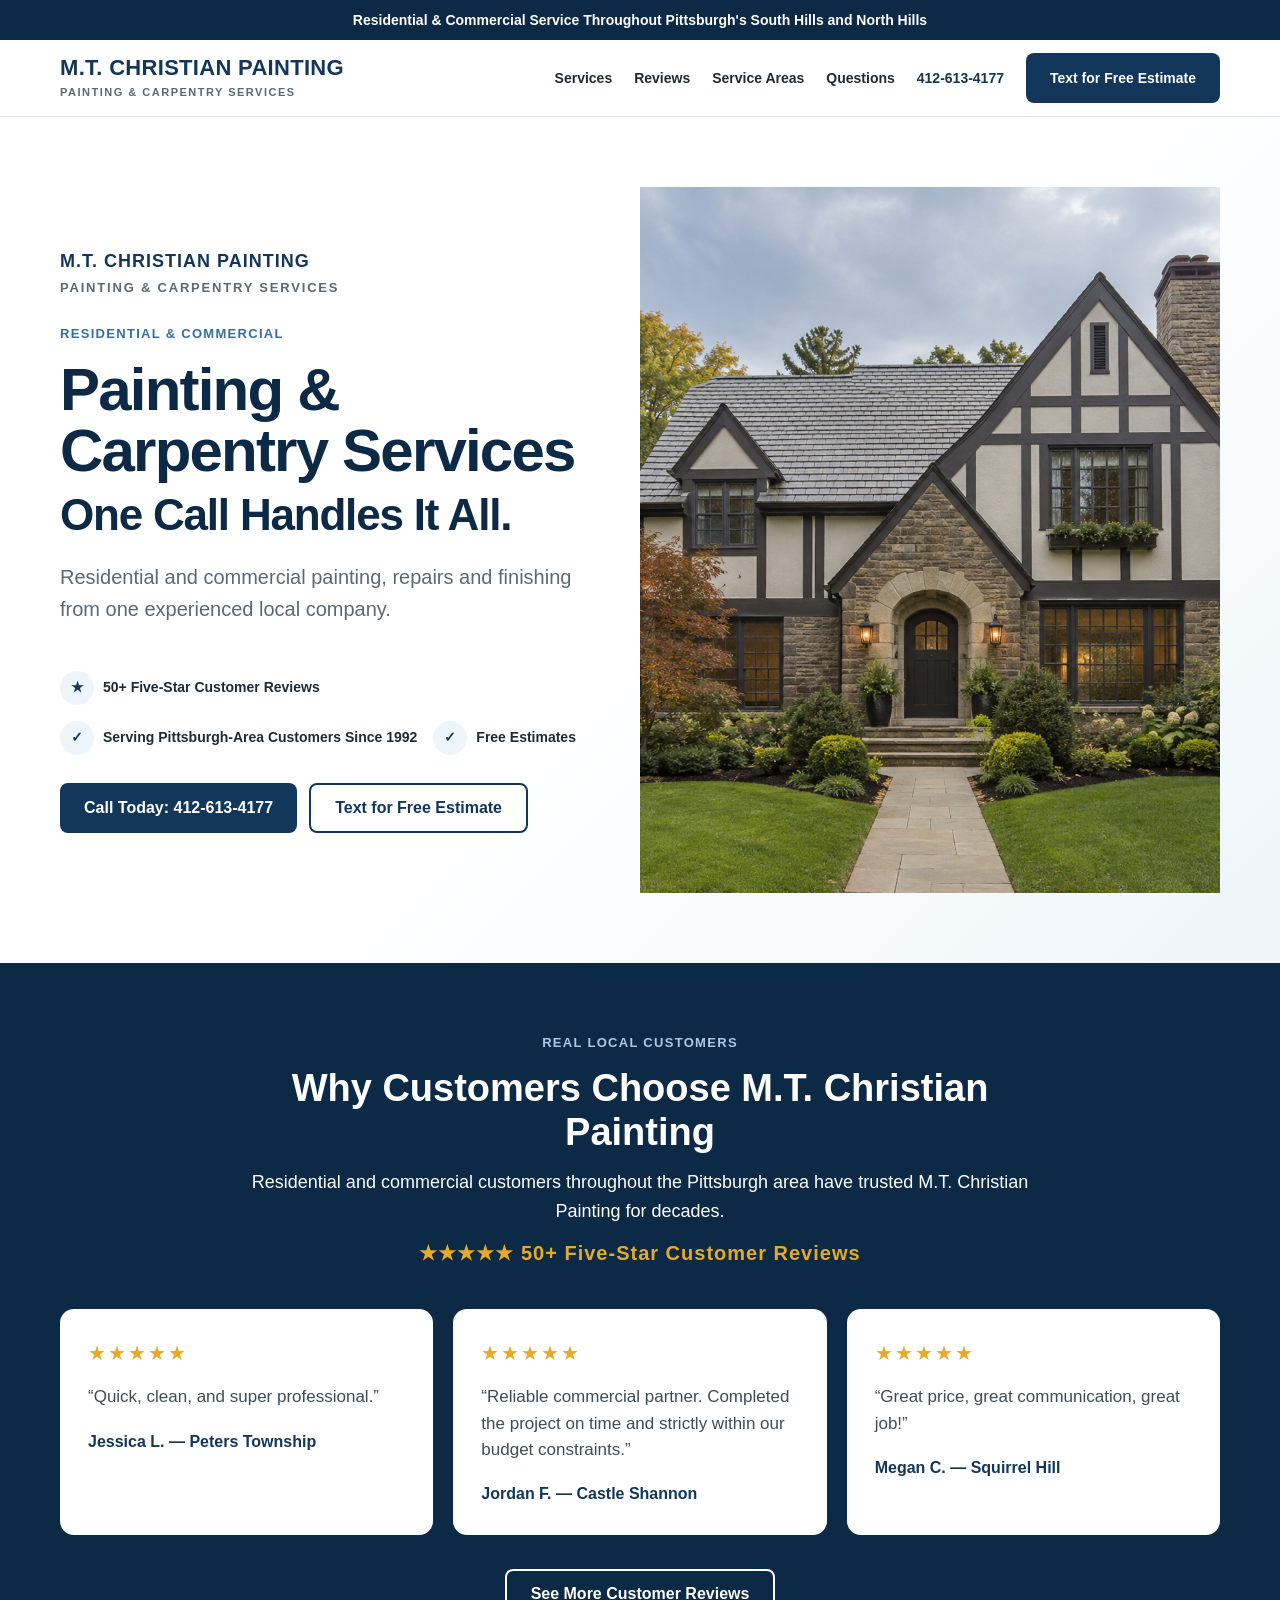
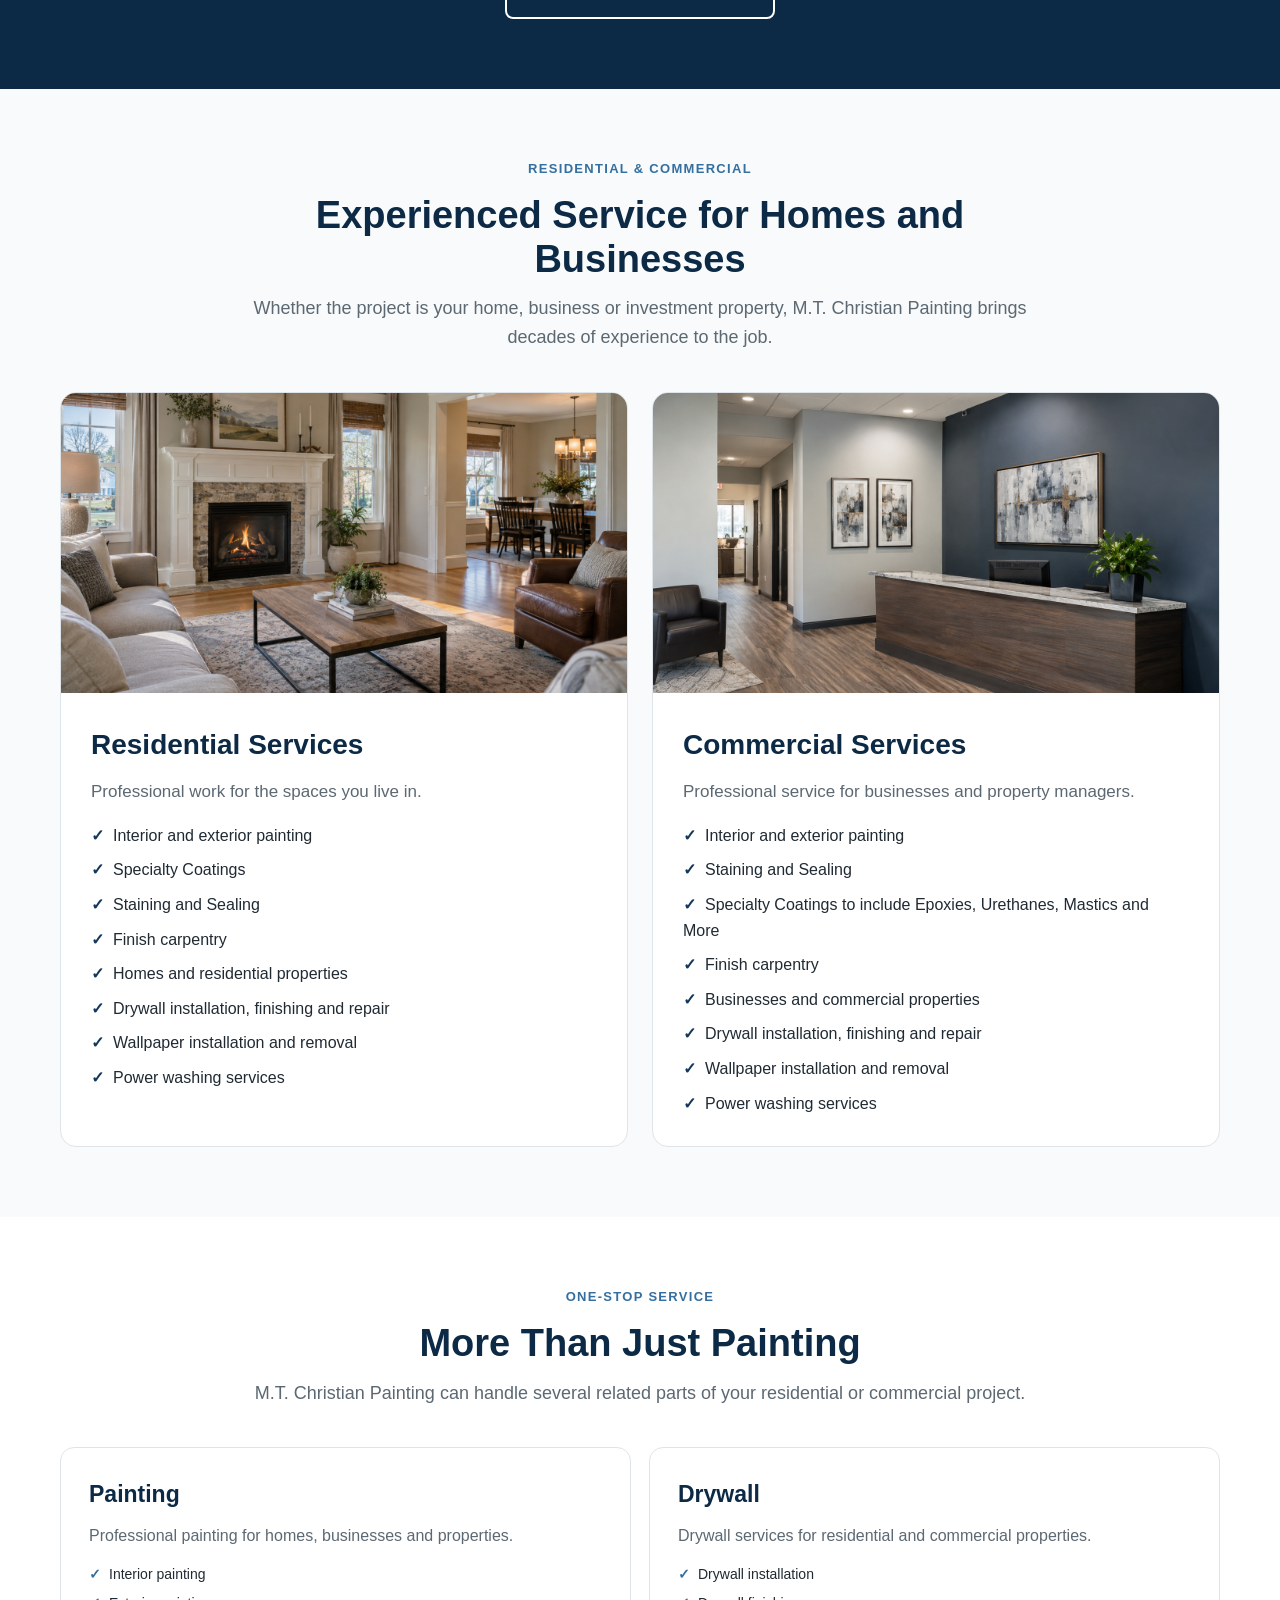
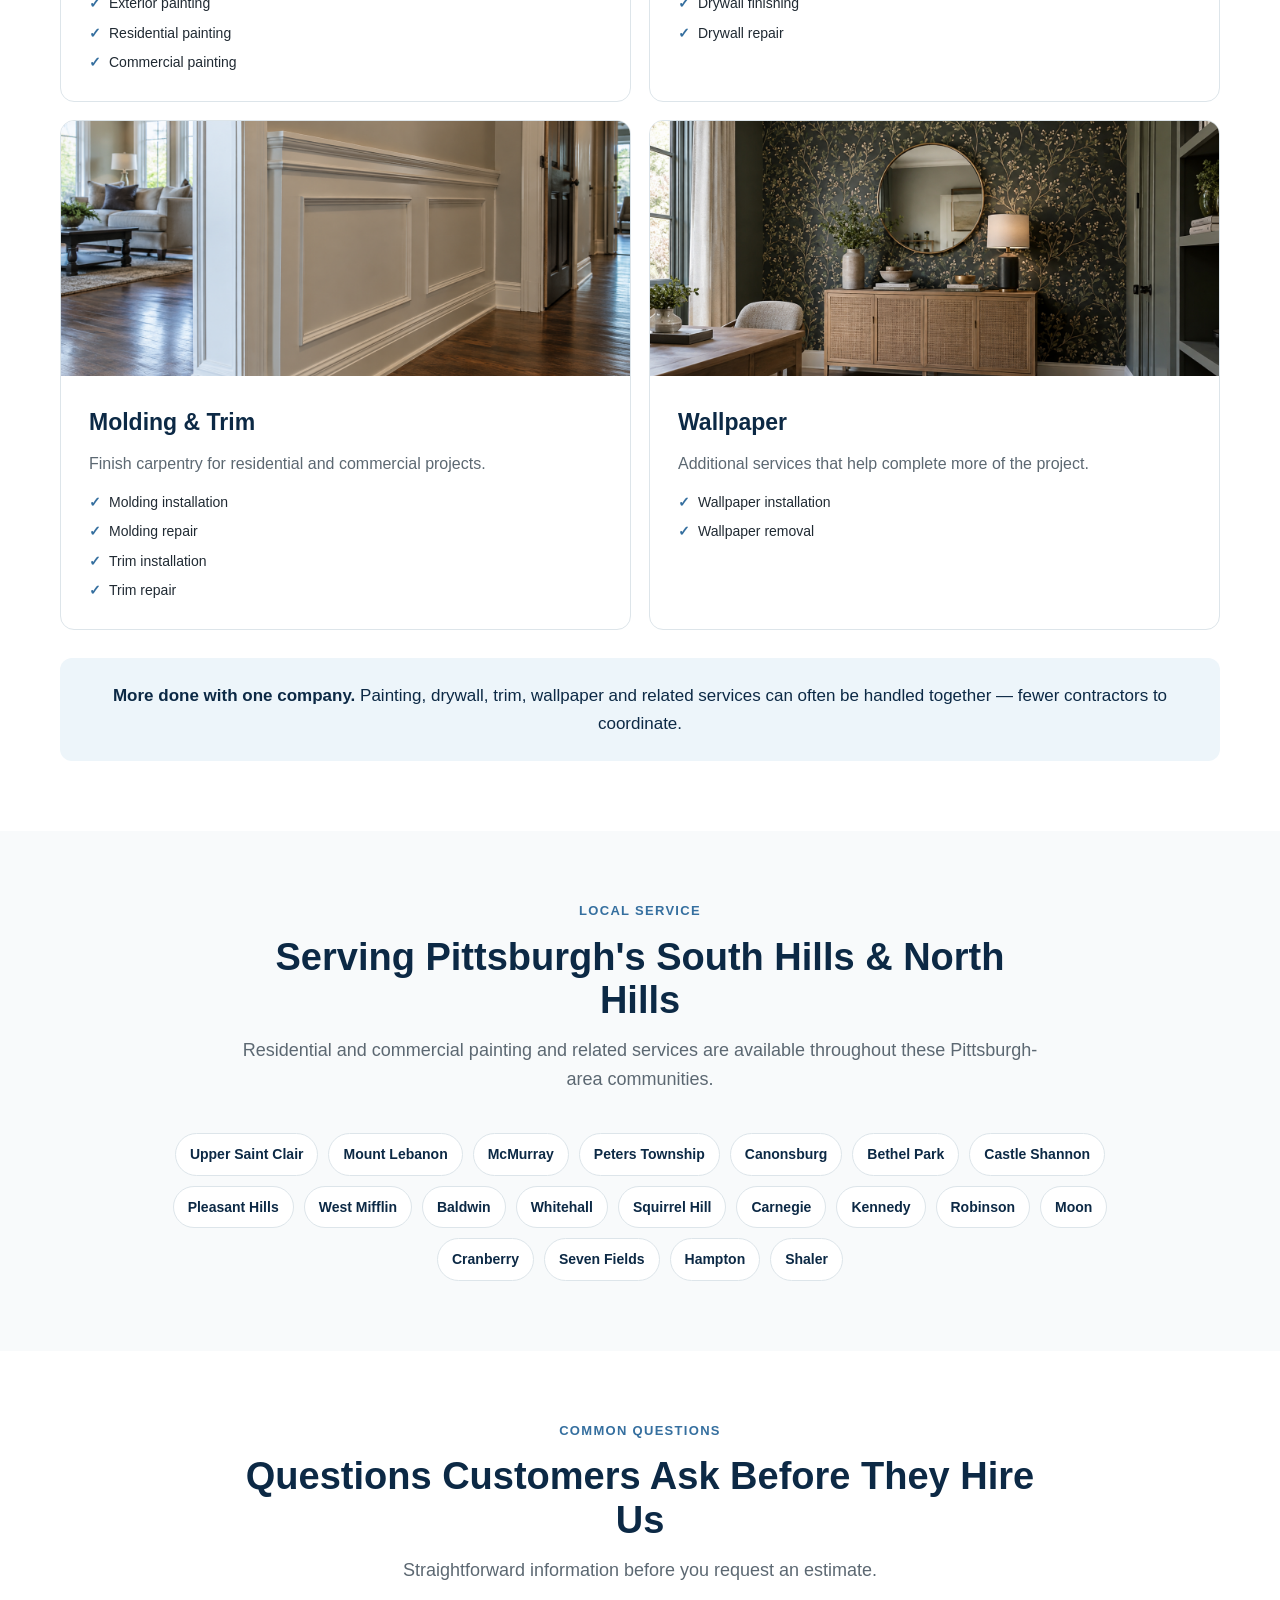
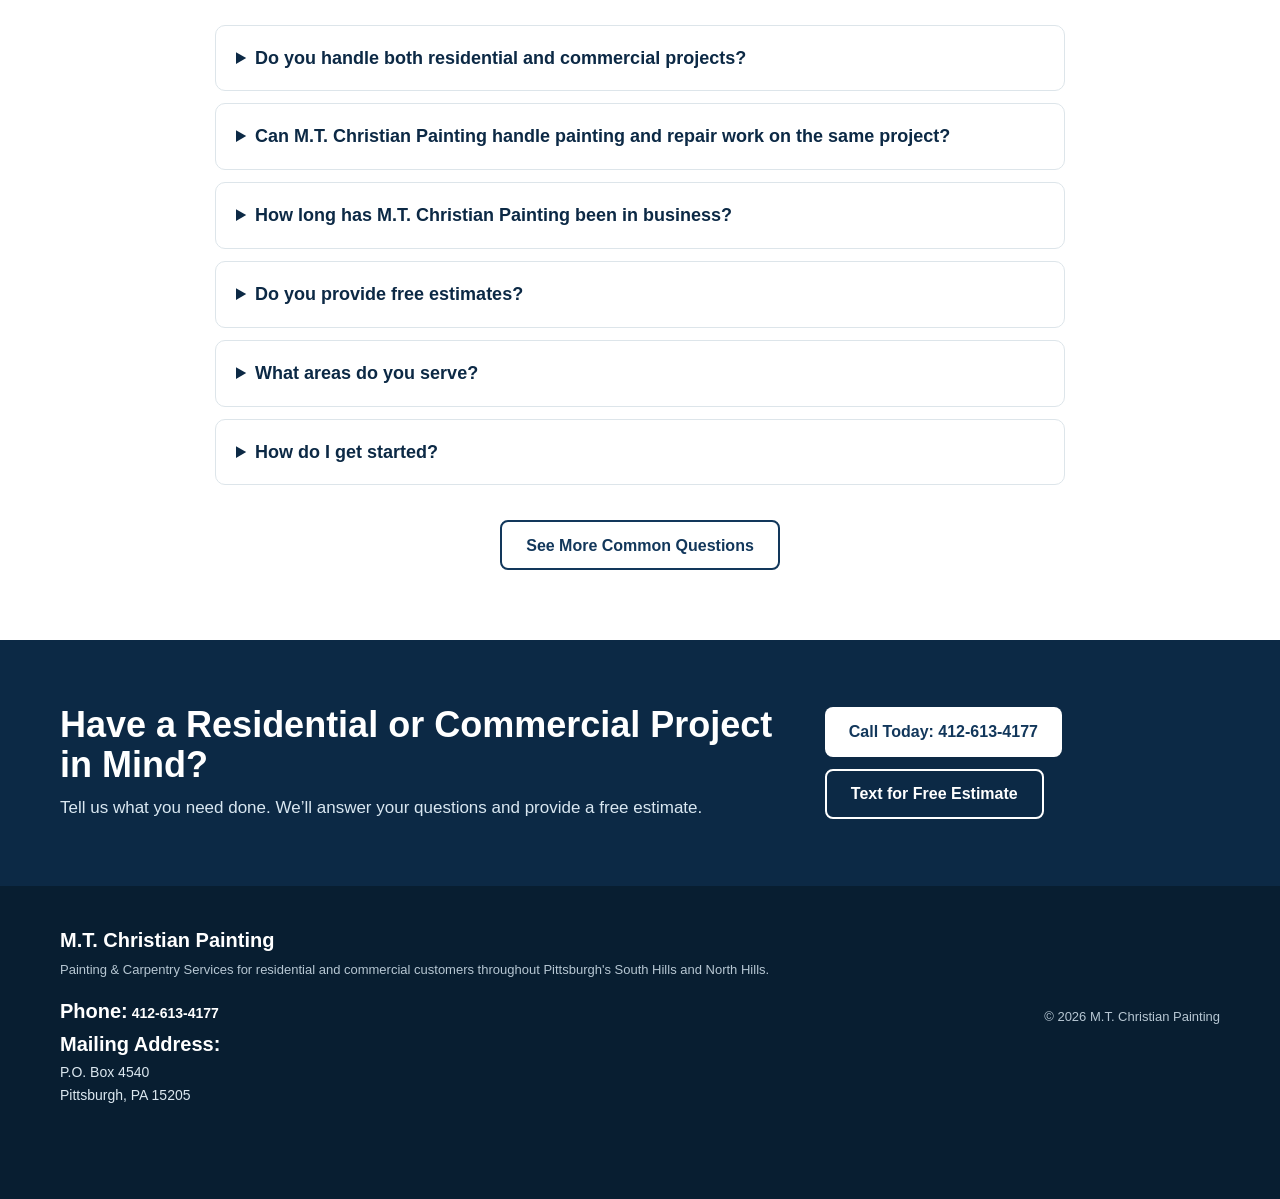
<file: index.html>
<!DOCTYPE html>
<html lang="en">
<head>
  <meta charset="UTF-8">

  <meta
    name="viewport"
    content="width=device-width, initial-scale=1.0"
  >

  <title>
    M.T. Christian Painting | Painting & Carpentry Services Pittsburgh
  </title>

  <meta
    name="description"
    content="M.T. Christian Painting provides residential and commercial painting, drywall installation, finishing and repair, molding and trim work, wallpaper installation and removal, and power washing throughout Pittsburgh's South Hills, North Hills and surrounding communities. Free estimates. Call 412-613-4177."
  >

  <meta name="robots" content="index, follow">

  <style>
    * {
      box-sizing: border-box;
      margin: 0;
      padding: 0;
    }

    :root {
      --navy: #12375b;
      --navy-dark: #0c2945;
      --blue: #356f9f;
      --light-blue: #edf5fa;
      --white: #ffffff;
      --off-white: #f8fafb;
      --text: #202a33;
      --muted: #5c6872;
      --border: #dde5ea;
      --gold: #e6aa28;
    }

    html {
      scroll-behavior: smooth;
    }

    body {
      font-family:
        -apple-system,
        BlinkMacSystemFont,
        "Segoe UI",
        Roboto,
        Arial,
        sans-serif;

      color: var(--text);
      background: var(--white);
      line-height: 1.6;
    }

    a {
      color: inherit;
      text-decoration: none;
    }

    img {
      display: block;
      width: 100%;
      height: auto;
    }

    .container {
      width: min(1160px, calc(100% - 40px));
      margin: 0 auto;
    }

    .topbar {
      background: var(--navy-dark);
      color: white;
      text-align: center;
      padding: 9px 15px;
      font-size: 14px;
      font-weight: 700;
    }

    header {
      background: white;
      border-bottom: 1px solid var(--border);
      position: sticky;
      top: 0;
      z-index: 100;
    }

    .header-inner {
      min-height: 76px;
      display: flex;
      align-items: center;
      justify-content: space-between;
      gap: 30px;
    }

    .brand strong {
      display: block;
      color: var(--navy);
      font-size: 22px;
      line-height: 1.1;
      letter-spacing: .3px;
    }

    .brand span {
      display: block;
      margin-top: 4px;
      color: var(--muted);
      font-size: 11px;
      font-weight: 700;
      letter-spacing: 1.5px;
      text-transform: uppercase;
    }

    nav {
      display: flex;
      align-items: center;
      gap: 22px;
      font-size: 14px;
      font-weight: 700;
    }

    nav a:hover {
      color: var(--blue);
    }

    .header-phone {
      color: var(--navy);
      font-weight: 800;
      white-space: nowrap;
    }

    .button {
      display: inline-flex;
      align-items: center;
      justify-content: center;
      min-height: 50px;
      padding: 0 24px;
      border-radius: 8px;
      font-weight: 800;
      text-align: center;
      transition: .2s ease;
    }

    .button-primary {
      background: var(--navy);
      color: white;
    }

    .button-primary:hover {
      background: var(--navy-dark);
    }

    .button-secondary {
      border: 2px solid var(--navy);
      color: var(--navy);
      background: white;
    }

    .button-secondary:hover {
      background: var(--light-blue);
    }

    .hero {
      background: linear-gradient(
        135deg,
        #ffffff 0%,
        #ffffff 55%,
        #edf5fa 100%
      );
    }

    .hero-grid {
      min-height: 610px;
      display: grid;
      grid-template-columns: 1fr 1fr;
      grid-template-rows: auto auto;
      grid-template-areas:
        "copy image"
        "actions image";
      align-items: stretch;
      gap: 0;
    }

    .hero-copy {
      grid-area: copy;
      padding: 60px 50px 18px 0;
      display: flex;
      flex-direction: column;
      justify-content: flex-end;
    }

    .hero-actions-block {
      grid-area: actions;
      padding: 0 50px 60px 0;
    }

    .hero-image {
      grid-area: image;
      min-height: 610px;
      overflow: hidden;
    }

    .hero-image img {
      width: 100%;
      height: 100%;
      min-height: 610px;
      object-fit: cover;
      object-position: center;
    }

    .hero-business-name {
      color: var(--navy);
      font-size: 18px;
      font-weight: 900;
      letter-spacing: 1px;
      text-transform: uppercase;
      margin-bottom: 2px;
    }

    .hero-business-subtitle {
      color: var(--muted);
      font-size: 13px;
      font-weight: 800;
      letter-spacing: 1.8px;
      text-transform: uppercase;
      margin-bottom: 25px;
    }

    .eyebrow {
      color: var(--blue);
      text-transform: uppercase;
      font-size: 13px;
      font-weight: 800;
      letter-spacing: 1.3px;
      margin-bottom: 14px;
    }

    h1 {
      color: var(--navy-dark);
      font-size: clamp(40px, 5vw, 60px);
      line-height: 1.02;
      letter-spacing: -1.8px;
    }

    .headline-main {
      display: block;
    }

    .headline-tagline {
      display: block;
      margin-top: 10px;
      font-size: clamp(30px, 3.5vw, 44px);
      line-height: 1.08;
      letter-spacing: -1.2px;
    }

    .hero-copy > p {
      font-size: 20px;
      color: var(--muted);
      margin-top: 22px;
      max-width: 650px;
    }

    .trust-row {
      display: flex;
      flex-wrap: wrap;
      gap: 16px;
      margin: 28px 0;
    }

    .trust-item {
      display: flex;
      align-items: center;
      gap: 9px;
      font-size: 14px;
      font-weight: 700;
    }

    .trust-icon {
      width: 34px;
      height: 34px;
      border-radius: 50%;
      background: var(--light-blue);
      color: var(--navy);
      display: grid;
      place-items: center;
      font-weight: 900;
      flex: 0 0 34px;
    }

    .hero-buttons {
      display: flex;
      flex-wrap: wrap;
      gap: 12px;
    }

    section {
      padding: 70px 0;
    }

    .section-heading {
      text-align: center;
      max-width: 800px;
      margin: 0 auto 40px;
    }

    .section-heading h2 {
      color: var(--navy-dark);
      font-size: 38px;
      line-height: 1.15;
      margin-bottom: 13px;
    }

    .section-heading p {
      color: var(--muted);
      font-size: 18px;
    }

    .reviews {
      background: var(--navy-dark);
      color: white;
    }

    .reviews .section-heading h2,
    .reviews .section-heading p {
      color: white;
    }

    .reviews-summary {
      color: var(--gold);
      font-size: 20px;
      font-weight: 900;
      letter-spacing: 1px;
      margin-top: 12px;
    }

    .reviews-grid {
      display: grid;
      grid-template-columns: repeat(3, 1fr);
      gap: 20px;
    }

    .review-card {
      background: white;
      color: var(--text);
      padding: 28px;
      border-radius: 14px;
    }

    .stars {
      color: var(--gold);
      letter-spacing: 2px;
      margin-bottom: 15px;
      font-size: 20px;
    }

    .review-card p {
      color: #3f4c57;
      font-size: 17px;
      line-height: 1.55;
    }

    .review-name {
      color: var(--navy);
      font-weight: 800;
      margin-top: 18px;
    }

    .reviews-more {
      text-align: center;
      margin-top: 34px;
    }

    .reviews .button-secondary {
      border-color: white;
      color: white;
      background: transparent;
    }

    .audience {
      background: var(--off-white);
    }

    .audience-grid {
      display: grid;
      grid-template-columns: 1fr 1fr;
      gap: 24px;
    }

    .audience-card {
      background: white;
      border: 1px solid var(--border);
      border-radius: 16px;
      overflow: hidden;
    }

    .audience-photo {
      width: 100%;
      height: 300px;
      object-fit: cover;
    }

    .audience-content {
      padding: 30px;
    }

    .audience-card h3 {
      color: var(--navy-dark);
      font-size: 28px;
      margin-bottom: 10px;
    }

    .audience-card p {
      color: var(--muted);
      font-size: 17px;
    }

    .audience-points {
      list-style: none;
      margin-top: 18px;
      display: grid;
      gap: 9px;
    }

    .audience-points li::before {
      content: "✓";
      color: var(--navy);
      font-weight: 900;
      margin-right: 9px;
    }

    .services-grid {
      display: grid;
      grid-template-columns: repeat(2, 1fr);
      gap: 18px;
    }

    .service-card {
      border: 1px solid var(--border);
      border-radius: 14px;
      background: white;
      overflow: hidden;
    }

    .service-card-content {
      padding: 28px;
    }

    .service-card h3 {
      color: var(--navy-dark);
      font-size: 23px;
      margin-bottom: 10px;
    }

    .service-card p {
      color: var(--muted);
    }

    .service-photo {
      width: 100%;
      height: 255px;
      object-fit: cover;
    }

    .service-list {
      margin-top: 14px;
      list-style: none;
      display: grid;
      gap: 7px;
      color: var(--text);
      font-size: 14px;
    }

    .service-list li::before {
      content: "✓";
      color: var(--blue);
      font-weight: 900;
      margin-right: 8px;
    }

    .one-company-note {
      margin-top: 28px;
      padding: 24px 28px;
      border-radius: 12px;
      background: var(--light-blue);
      color: var(--navy-dark);
      text-align: center;
      font-size: 17px;
    }

    .one-company-note strong {
      font-weight: 900;
    }

    .areas {
      background: var(--off-white);
    }

    .area-list {
      display: flex;
      flex-wrap: wrap;
      justify-content: center;
      gap: 10px;
      max-width: 950px;
      margin: 0 auto;
    }

    .area {
      padding: 9px 14px;
      border: 1px solid var(--border);
      border-radius: 999px;
      background: white;
      color: var(--navy-dark);
      font-size: 14px;
      font-weight: 700;
    }

    .questions {
      max-width: 850px;
      margin: 0 auto;
    }

    details {
      background: white;
      border: 1px solid var(--border);
      border-radius: 10px;
      padding: 18px 20px;
      margin-bottom: 12px;
    }

    summary {
      cursor: pointer;
      color: var(--navy-dark);
      font-size: 18px;
      font-weight: 800;
    }

    details p {
      color: var(--muted);
      padding-top: 13px;
    }

    .more-questions {
      text-align: center;
      margin-top: 35px;
    }

    .cta {
      background: var(--navy-dark);
      color: white;
      padding: 65px 0;
    }

    .cta-inner {
      display: flex;
      justify-content: space-between;
      align-items: center;
      gap: 30px;
    }

    .cta h2 {
      font-size: 36px;
      line-height: 1.1;
      margin-bottom: 9px;
    }

    .cta p {
      color: #d9e7f1;
      font-size: 17px;
      max-width: 650px;
    }

    .cta-buttons {
      display: flex;
      flex-wrap: wrap;
      gap: 12px;
    }

    .cta .button-primary {
      background: white;
      color: var(--navy);
    }

    .cta .button-secondary {
      border-color: white;
      color: white;
      background: transparent;
    }

    footer {
      background: #081e31;
      color: white;
      padding: 38px 0 92px;
    }

    .footer-grid {
      display: flex;
      justify-content: space-between;
      align-items: center;
      gap: 30px;
    }

    .footer-brand strong {
      font-size: 20px;
    }

    .footer-brand p,
    .copyright {
      color: #b7c7d3;
      font-size: 13px;
      margin-top: 4px;
    }

    .footer-contact {
      margin-top: 14px;
      color: #dce8f0;
      font-size: 14px;
      line-height: 1.65;
    }

    .footer-contact a {
      color: white;
      font-weight: 700;
    }

    .footer-contact strong {
      color: white;
    }

    .mobile-menu-button {
      display: none;
      border: 0;
      background: transparent;
      color: var(--navy);
      font-size: 27px;
      cursor: pointer;
    }

    .mobile-nav {
      display: none;
    }

    .mobile-action-bar {
      display: none;
    }

    @media (max-width: 900px) {

      nav {
        display: none;
      }

      .mobile-menu-button {
        display: block;
      }

      .mobile-nav.open {
        display: grid;
        background: white;
        border-top: 1px solid var(--border);
        padding: 8px 20px 18px;
      }

      .mobile-nav a {
        padding: 13px 0;
        border-bottom: 1px solid var(--border);
        font-weight: 700;
      }

      .header-inner {
        min-height: 68px;
      }

      .hero-grid {
        grid-template-columns: 1fr;
        grid-template-rows: auto;
        grid-template-areas:
          "copy"
          "image"
          "actions";
      }

      .hero-copy {
        padding: 42px 0 28px;
      }

      .hero-image {
        min-height: 390px;
      }

      .hero-image img {
        min-height: 390px;
        max-height: 500px;
      }

      .hero-actions-block {
        padding: 28px 0 52px;
      }

      h1 {
        font-size: 46px;
      }

      .headline-tagline {
        font-size: 36px;
      }

      .reviews-grid {
        grid-template-columns: 1fr 1fr;
      }

      .reviews-grid .review-card:last-child {
        grid-column: 1 / -1;
      }

      .audience-grid,
      .services-grid {
        grid-template-columns: 1fr 1fr;
      }

      .cta-inner {
        flex-direction: column;
        align-items: flex-start;
      }

      .mobile-action-bar {
        position: fixed;
        left: 0;
        right: 0;
        bottom: 0;
        z-index: 1000;

        display: grid;
        grid-template-columns: 1fr 1fr;

        background: white;
        border-top: 1px solid #d7e0e6;

        padding:
          9px
          10px
          calc(9px + env(safe-area-inset-bottom));

        gap: 8px;

        box-shadow:
          0 -4px 18px rgba(0, 0, 0, .12);
      }

      .mobile-action-bar a {
        min-height: 50px;

        display: flex;
        align-items: center;
        justify-content: center;

        border-radius: 8px;

        font-size: 14px;
        font-weight: 900;
      }

      .mobile-call {
        background: var(--navy);
        color: white;
      }

      .mobile-estimate {
        background: var(--light-blue);
        color: var(--navy-dark);
        border: 2px solid var(--navy);
      }
    }

    @media (max-width: 620px) {

      .container {
        width: min(100% - 28px, 1160px);
      }

      .topbar {
        font-size: 12px;
        line-height: 1.45;
      }

      .brand strong {
        font-size: 18px;
      }

      .brand span {
        font-size: 10px;
      }

      .hero-image {
        min-height: 270px;
      }

      .hero-image img {
        min-height: 270px;
        height: 270px;
      }

      .hero-business-name {
        font-size: 15px;
      }

      .hero-business-subtitle {
        font-size: 11px;
      }

      .hero-copy {
        padding: 36px 0 26px;
      }

      h1 {
        font-size: 40px;
        letter-spacing: -1px;
      }

      .headline-tagline {
        margin-top: 8px;
        font-size: 32px;
        letter-spacing: -.7px;
      }

      .hero-copy > p {
        font-size: 18px;
      }

      .hero-actions-block {
        padding: 28px 0 46px;
      }

      .trust-row {
        display: grid;
      }

      .hero-buttons,
      .hero-buttons .button {
        width: 100%;
      }

      section {
        padding: 54px 0;
      }

      .section-heading h2 {
        font-size: 31px;
      }

      .reviews-grid,
      .audience-grid,
      .services-grid {
        grid-template-columns: 1fr;
      }

      .reviews-grid .review-card:last-child {
        grid-column: auto;
      }

      .audience-photo {
        height: 240px;
      }

      .service-photo {
        height: 235px;
      }

      .cta-buttons,
      .cta-buttons .button {
        width: 100%;
      }

      .footer-grid {
        flex-direction: column;
        align-items: flex-start;
      }
    }
  </style>

  <script type="application/ld+json">
  {
    "@context": "https://schema.org",
    "@type": "LocalBusiness",
    "name": "M.T. Christian Painting",
    "description": "Painting & Carpentry Services serving residential and commercial customers throughout Pittsburgh's South Hills, North Hills and surrounding communities.",
    "telephone": "+1-412-613-4177",
    "email": "mtchristianinc@hotmail.com",
    "areaServed": [
      "Upper Saint Clair",
      "Mount Lebanon",
      "McMurray",
      "Peters Township",
      "Canonsburg",
      "Bethel Park",
      "Castle Shannon",
      "Pleasant Hills",
      "West Mifflin",
      "Baldwin",
      "Whitehall",
      "Squirrel Hill",
      "Carnegie",
      "Kennedy",
      "Robinson",
      "Moon",
      "Cranberry",
      "Seven Fields",
      "Hampton",
      "Shaler"
    ]
  }
  </script>

</head>

<body>

  <div class="topbar">
    Residential & Commercial Service Throughout Pittsburgh's South Hills and North Hills
  </div>

  <header>

    <div class="container header-inner">

      <a class="brand" href="index.html">

        <strong>
          M.T. CHRISTIAN PAINTING
        </strong>

        <span>
          Painting & Carpentry Services
        </span>

      </a>

      <nav>

        <a href="#services">
          Services
        </a>

        <a href="#reviews">
          Reviews
        </a>

        <a href="#areas">
          Service Areas
        </a>

        <a href="#questions">
          Questions
        </a>

        <a
          href="tel:14126134177"
          class="header-phone"
        >
          412-613-4177
        </a>

        <a
          href="sms:+14126134177?body=I%20am%20requesting%20a%20call%20to%20schedule%20an%20estimate."
          class="button button-primary"
        >
          Text for Free Estimate
        </a>

      </nav>

      <button
        class="mobile-menu-button"
        type="button"
        aria-label="Open menu"
        aria-expanded="false"
        onclick="toggleMenu(this)"
      >
        ☰
      </button>

    </div>

    <div
      class="mobile-nav"
      id="mobileNav"
    >

      <a href="#services">
        Services
      </a>

      <a href="#reviews">
        Reviews
      </a>

      <a href="#areas">
        Service Areas
      </a>

      <a href="#questions">
        Questions
      </a>

      <a href="tel:14126134177">
        Call 412-613-4177
      </a>

    </div>

  </header>

  <main>

    <!-- HERO -->

    <section class="hero">

      <div class="container hero-grid">

        <div class="hero-copy">

          <div class="hero-business-name">
            M.T. CHRISTIAN PAINTING
          </div>

          <div class="hero-business-subtitle">
            PAINTING & CARPENTRY SERVICES
          </div>

          <div class="eyebrow">
            Residential & Commercial
          </div>

          <h1>
            <span class="headline-main">
              Painting & Carpentry Services
            </span>

            <span class="headline-tagline">
              One Call Handles It All.
            </span>
          </h1>

          <p>
            Residential and commercial painting, repairs and finishing
            from one experienced local company.
          </p>

        </div>

        <div class="hero-image">

          <img
            src="hero-tudor.png"
            alt="Tudor-style home representing residential painting and carpentry services in the Pittsburgh area"
          >

        </div>

        <div class="hero-actions-block">

          <div class="trust-row">

            <div class="trust-item">

              <span class="trust-icon">
                ★
              </span>

              <span>
                50+ Five-Star Customer Reviews
              </span>

            </div>

            <div class="trust-item">

              <span class="trust-icon">
                ✓
              </span>

              <span>
                Serving Pittsburgh-Area Customers Since 1992
              </span>

            </div>

            <div class="trust-item">

              <span class="trust-icon">
                ✓
              </span>

              <span>
                Free Estimates
              </span>

            </div>

          </div>

          <div class="hero-buttons">

            <a
              href="tel:14126134177"
              class="button button-primary"
            >
              Call Today: 412-613-4177
            </a>

            <a
              href="sms:+14126134177?body=I%20am%20requesting%20a%20call%20to%20schedule%20an%20estimate."
              class="button button-secondary"
            >
              Text for Free Estimate
            </a>

          </div>

        </div>

      </div>

    </section>

    <!-- REVIEWS -->

    <section
      class="reviews"
      id="reviews"
    >

      <div class="container">

        <div class="section-heading">

          <div
            class="eyebrow"
            style="color:#a9cae2;"
          >
            Real Local Customers
          </div>

          <h2>
            Why Customers Choose M.T. Christian Painting
          </h2>

          <p>
            Residential and commercial customers throughout the Pittsburgh area
            have trusted M.T. Christian Painting for decades.
          </p>

          <div class="reviews-summary">
            ★★★★★ 50+ Five-Star Customer Reviews
          </div>

        </div>

        <div class="reviews-grid">

          <article class="review-card">

            <div class="stars">
              ★★★★★
            </div>

            <p>
              “Quick, clean, and super professional.”
            </p>

            <div class="review-name">
              Jessica L. — Peters Township
            </div>

          </article>

          <article class="review-card">

            <div class="stars">
              ★★★★★
            </div>

            <p>
              “Reliable commercial partner. Completed the project
              on time and strictly within our budget constraints.”
            </p>

            <div class="review-name">
              Jordan F. — Castle Shannon
            </div>

          </article>

          <article class="review-card">

            <div class="stars">
              ★★★★★
            </div>

            <p>
              “Great price, great communication, great job!”
            </p>

            <div class="review-name">
              Megan C. — Squirrel Hill
            </div>

          </article>

        </div>

        <div class="reviews-more">

          <a
            href="reviews.html"
            class="button button-secondary"
          >
            See More Customer Reviews
          </a>

        </div>

      </div>

    </section>

    <!-- RESIDENTIAL / COMMERCIAL -->

    <section class="audience">

      <div class="container">

        <div class="section-heading">

          <div class="eyebrow">
            Residential & Commercial
          </div>

          <h2>
            Experienced Service for Homes and Businesses
          </h2>

          <p>
            Whether the project is your home, business or investment property,
            M.T. Christian Painting brings decades of experience to the job.
          </p>

        </div>

        <div class="audience-grid">

          <article class="audience-card">

            <img
              class="audience-photo"
              src="residential-interior.png"
              alt="Finished residential interior with freshly painted walls and trim"
              loading="lazy"
            >

            <div class="audience-content">

              <h3>
                Residential Services
              </h3>

              <p>
                Professional work for the spaces you live in.
              </p>

              <ul class="audience-points">
                <li>Interior and exterior painting</li>
                  <li>Specialty Coatings </li>
                  <li>Staining and Sealing </li>
                <li>Finish carpentry</li>
                <li>Homes and residential properties</li>
                <li>Drywall installation, finishing and repair</li>
                <li>Wallpaper installation and removal</li>
                <li>Power washing services</li>
              </ul>

            </div>

          </article>

          <article class="audience-card">

            <img
              class="audience-photo"
              src="commercial-interior.png"
              alt="Professional commercial office interior with freshly painted walls"
              loading="lazy"
            >

            <div class="audience-content">

              <h3>
                Commercial Services
              </h3>

              <p>
                Professional service for businesses and property managers.
              </p>

              <ul class="audience-points">
                <li>Interior and exterior painting</li>
               <li>Staining and Sealing</li>
               <li>Specialty Coatings to include Epoxies, Urethanes, Mastics and More</li>
                <li>Finish carpentry</li>
                <li>Businesses and commercial properties</li>
                <li>Drywall installation, finishing and repair</li>
                <li>Wallpaper installation and removal</li>
                <li>Power washing services</li>
              </ul>

            </div>

          </article>

        </div>

      </div>

    </section>

    <!-- SERVICES -->

    <section id="services">

      <div class="container">

        <div class="section-heading">

          <div class="eyebrow">
            One-Stop Service
          </div>

          <h2>
            More Than Just Painting
          </h2>

          <p>
            M.T. Christian Painting can handle several related parts
            of your residential or commercial project.
          </p>

        </div>

        <div class="services-grid">

          <article class="service-card">

            <div class="service-card-content">

              <h3>
                Painting
              </h3>

              <p>
                Professional painting for homes, businesses and properties.
              </p>

              <ul class="service-list">
                <li>Interior painting</li>
                <li>Exterior painting</li>
                <li>Residential painting</li>
                <li>Commercial painting</li>
              </ul>

            </div>

          </article>

          <article class="service-card">

            <div class="service-card-content">

              <h3>
                Drywall
              </h3>

              <p>
                Drywall services for residential and commercial properties.
              </p>

              <ul class="service-list">
                <li>Drywall installation</li>
                <li>Drywall finishing</li>
                <li>Drywall repair</li>
              </ul>

            </div>

          </article>

          <article class="service-card">

            <img
              class="service-photo"
              src="molding-trim.png"
              alt="Finished molding and trim carpentry in a Pittsburgh-area home"
              loading="lazy"
            >

            <div class="service-card-content">

              <h3>
                Molding & Trim
              </h3>

              <p>
                Finish carpentry for residential and commercial projects.
              </p>

              <ul class="service-list">
                <li>Molding installation</li>
                <li>Molding repair</li>
                <li>Trim installation</li>
                <li>Trim repair</li>
              </ul>

            </div>

          </article>

          <article class="service-card">

            <img
              class="service-photo"
              src="wallpaper.png"
              alt="Finished wallpaper installation in a professionally decorated interior"
              loading="lazy"
            >

            <div class="service-card-content">

              <h3>
                Wallpaper
              </h3>

              <p>
                Additional services that help complete more of the project.
              </p>

              <ul class="service-list">
                <li>Wallpaper installation</li>
                <li>Wallpaper removal</li>
              </ul>

            </div>

          </article>

        </div>

        <div class="one-company-note">

          <strong>
            More done with one company.
          </strong>

          Painting, drywall, trim, wallpaper and related services
          can often be handled together — fewer contractors to coordinate.

        </div>

      </div>

    </section>

    <!-- SERVICE AREAS -->

    <section
      class="areas"
      id="areas"
    >

      <div class="container">

        <div class="section-heading">

          <div class="eyebrow">
            Local Service
          </div>

          <h2>
            Serving Pittsburgh's South Hills & North Hills
          </h2>

          <p>
            Residential and commercial painting and related services
            are available throughout these Pittsburgh-area communities.
          </p>

        </div>

        <div class="area-list">

          <span class="area">Upper Saint Clair</span>
          <span class="area">Mount Lebanon</span>
          <span class="area">McMurray</span>
          <span class="area">Peters Township</span>
          <span class="area">Canonsburg</span>
          <span class="area">Bethel Park</span>
          <span class="area">Castle Shannon</span>
          <span class="area">Pleasant Hills</span>
          <span class="area">West Mifflin</span>
          <span class="area">Baldwin</span>
          <span class="area">Whitehall</span>
          <span class="area">Squirrel Hill</span>
          <span class="area">Carnegie</span>
          <span class="area">Kennedy</span>
          <span class="area">Robinson</span>
          <span class="area">Moon</span>
          <span class="area">Cranberry</span>
          <span class="area">Seven Fields</span>
          <span class="area">Hampton</span>
          <span class="area">Shaler</span>

        </div>

      </div>

    </section>

    <!-- QUESTIONS -->

    <section id="questions">

      <div class="container">

        <div class="section-heading">

          <div class="eyebrow">
            Common Questions
          </div>

          <h2>
            Questions Customers Ask Before They Hire Us
          </h2>

          <p>
            Straightforward information before you request an estimate.
          </p>

        </div>

        <div class="questions">

          <details>

            <summary>
              Do you handle both residential and commercial projects?
            </summary>

            <p>
              Yes. M.T. Christian Painting works with homeowners,
              businesses, property managers and commercial properties.
            </p>

          </details>

          <details>

            <summary>
              Can M.T. Christian Painting handle painting and repair work on the same project?
            </summary>

            <p>
              Yes. Depending on the project, painting can be combined with
              drywall installation, finishing or repair, molding and trim work,
              wallpaper services and related work.
            </p>

          </details>

          <details>

            <summary>
              How long has M.T. Christian Painting been in business?
            </summary>

            <p>
              M.T. Christian Painting has been serving Pittsburgh-area
              customers since 1992.
            </p>

          </details>

          <details>

            <summary>
              Do you provide free estimates?
            </summary>

            <p>
              Yes. Call 412-613-4177 to discuss your project
              and request a free estimate.
            </p>

          </details>

          <details>

            <summary>
              What areas do you serve?
            </summary>

            <p>
              M.T. Christian Painting serves Pittsburgh's South Hills,
              North Hills and surrounding communities.
            </p>

          </details>

          <details>

            <summary>
              How do I get started?
            </summary>

            <p>
              Call 412-613-4177 and tell us about your residential
              or commercial project. We can answer your questions
              and discuss the next step.
            </p>

          </details>

          <div class="more-questions">

            <a
              href="questions.html"
              class="button button-secondary"
            >
              See More Common Questions
            </a>

          </div>

        </div>

      </div>

    </section>

    <!-- FINAL CTA -->

    <section
      class="cta"
      id="estimate"
    >

      <div class="container cta-inner">

        <div>

          <h2>
            Have a Residential or Commercial Project in Mind?
          </h2>

          <p>
            Tell us what you need done. We’ll answer your questions
            and provide a free estimate.
          </p>

        </div>

        <div class="cta-buttons">

          <a
            href="tel:14126134177"
            class="button button-primary"
          >
            Call Today: 412-613-4177
          </a>

          <a
            href="sms:+14126134177?body=I%20am%20requesting%20a%20call%20to%20schedule%20an%20estimate."
            class="button button-secondary"
          >
            Text for Free Estimate
          </a>

        </div>

      </div>

    </section>

  </main>

  <footer>

    <div class="container footer-grid">

      <div class="footer-brand">

        <strong>
          M.T. Christian Painting
        </strong>

        <p>
          Painting & Carpentry Services for residential and commercial
          customers throughout Pittsburgh's South Hills and North Hills.
        </p>

        <div class="footer-contact">

          <div>
            <strong>Phone:</strong>
            <a href="tel:14126134177">412-613-4177</a>
          </div>

          <div>
            <strong>Mailing Address:</strong><br>
            P.O. Box 4540<br>
            Pittsburgh, PA 15205
          </div>

        </div>

      </div>

      <div class="copyright">
        © 2026 M.T. Christian Painting
      </div>

    </div>

  </footer>

  <div
    class="mobile-action-bar"
    aria-label="Contact M.T. Christian Painting"
  >

    <a
      href="tel:14126134177"
      class="mobile-call"
    >
      ☎ Call Today
    </a>

    <a
      href="sms:+14126134177?body=I%20am%20requesting%20a%20call%20to%20schedule%20an%20estimate."
      class="mobile-estimate"
    >
      Text Estimate
    </a>

  </div>

  <script>

    function toggleMenu(button) {

      const menu =
        document.getElementById("mobileNav");

      const isOpen =
        menu.classList.toggle("open");

      button.setAttribute(
        "aria-expanded",
        isOpen ? "true" : "false"
      );
    }

    document
      .querySelectorAll("#mobileNav a")
      .forEach(function(link) {

        link.addEventListener(
          "click",
          function() {

            document
              .getElementById("mobileNav")
              .classList
              .remove("open");

            document
              .querySelector(".mobile-menu-button")
              .setAttribute(
                "aria-expanded",
                "false"
              );
          }
        );
      });

  </script>

</body>
</html>
</file>
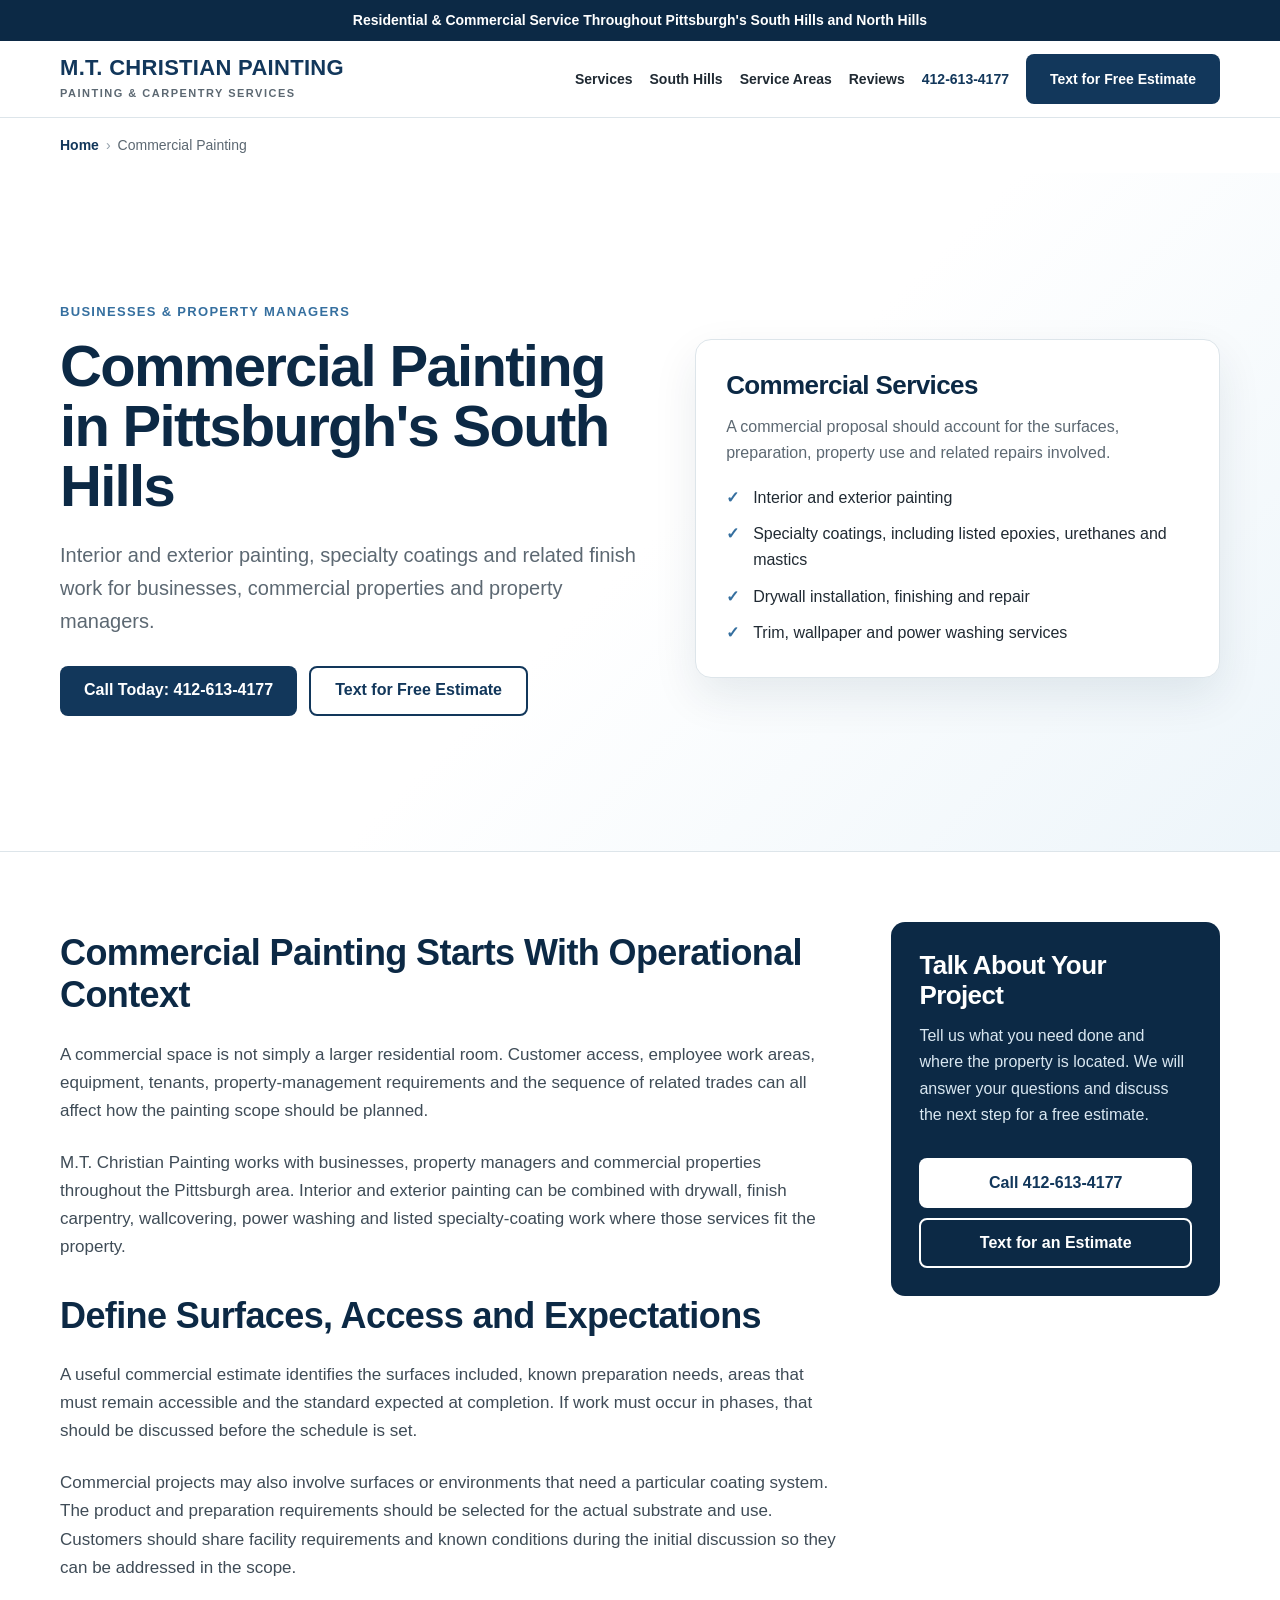
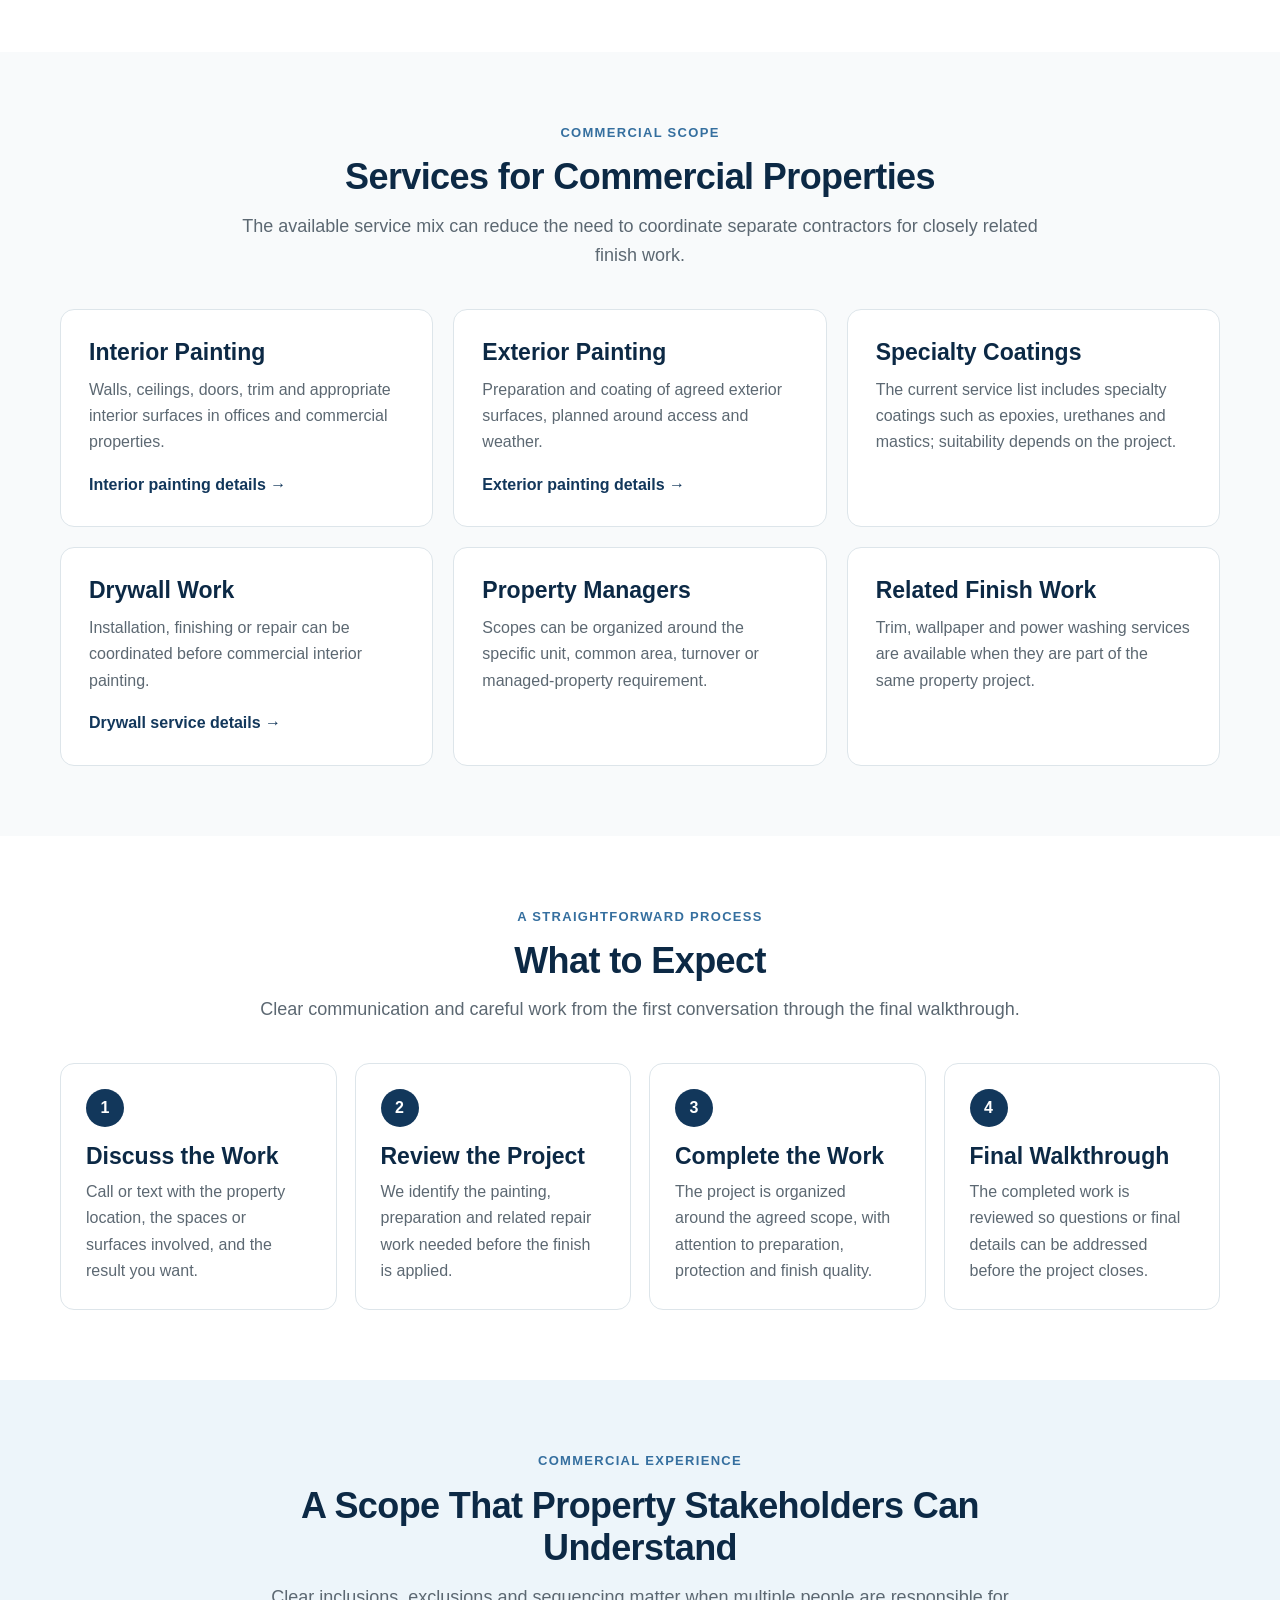
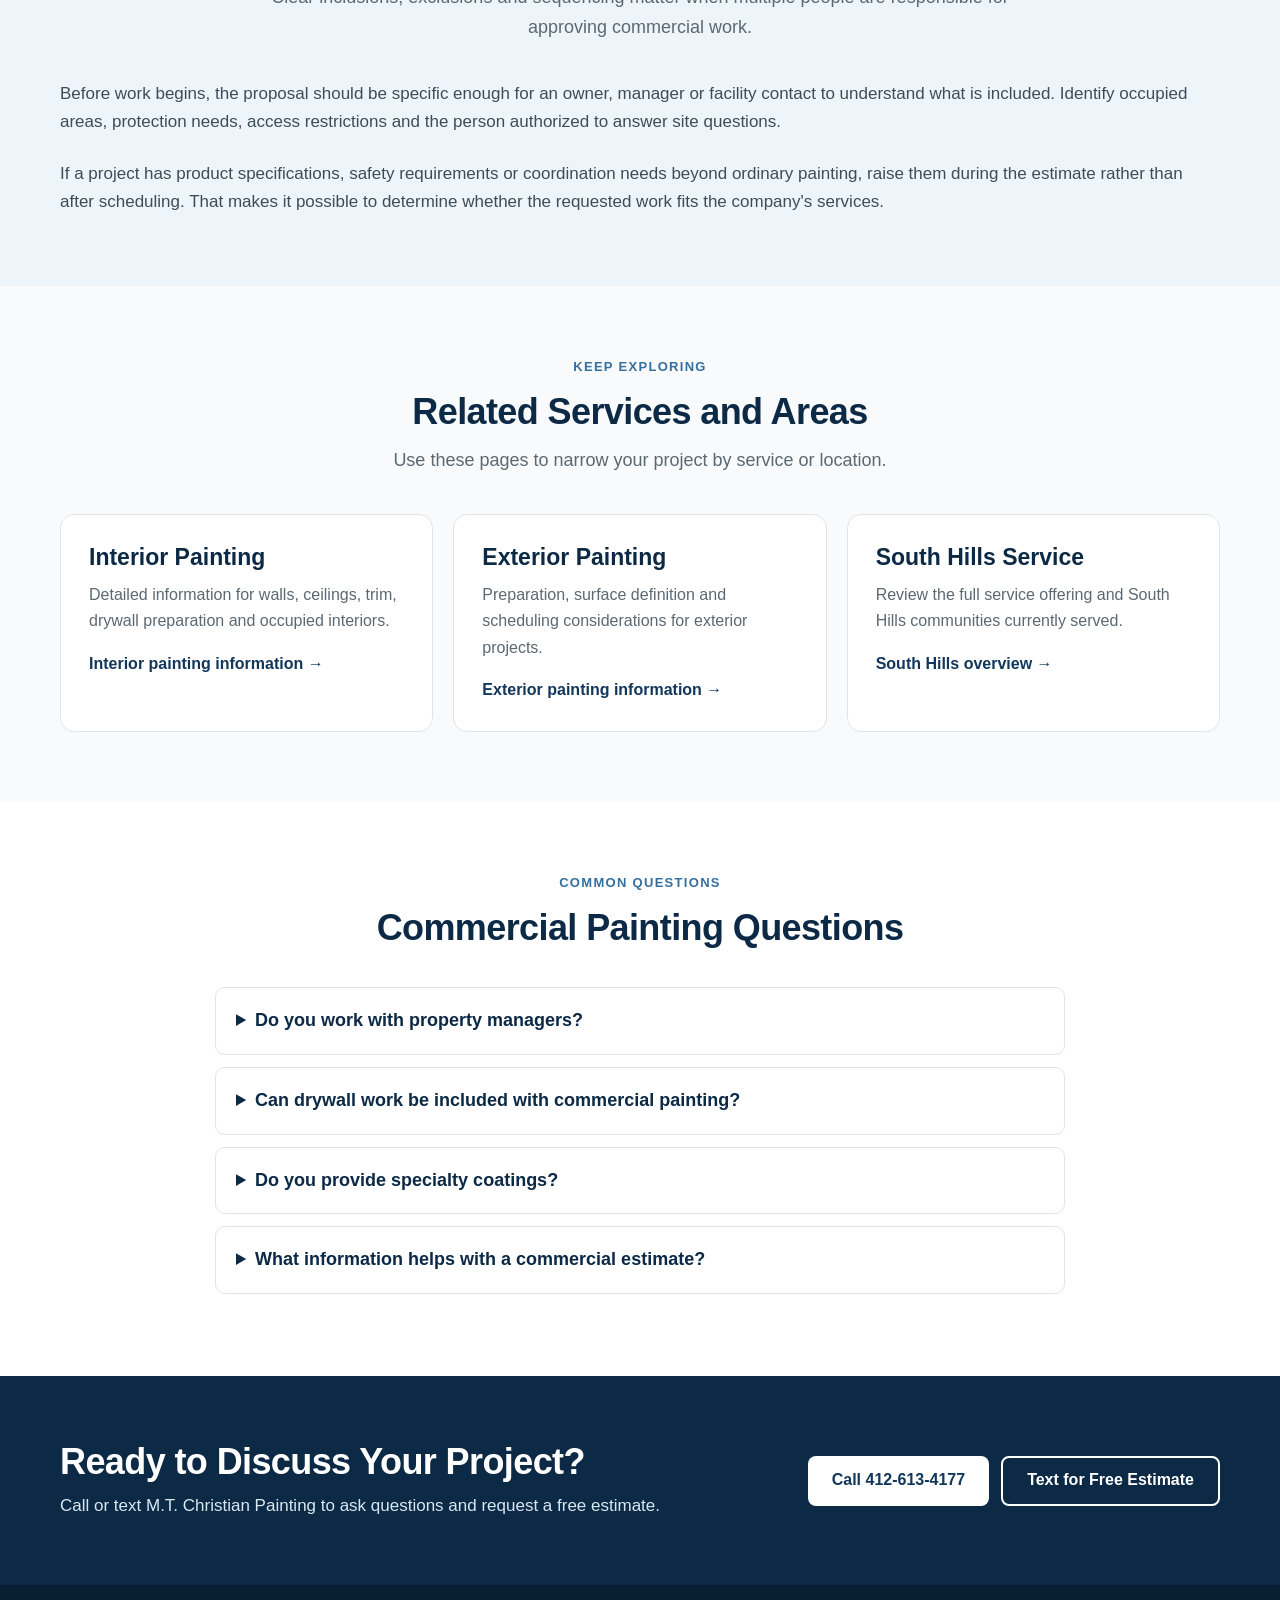
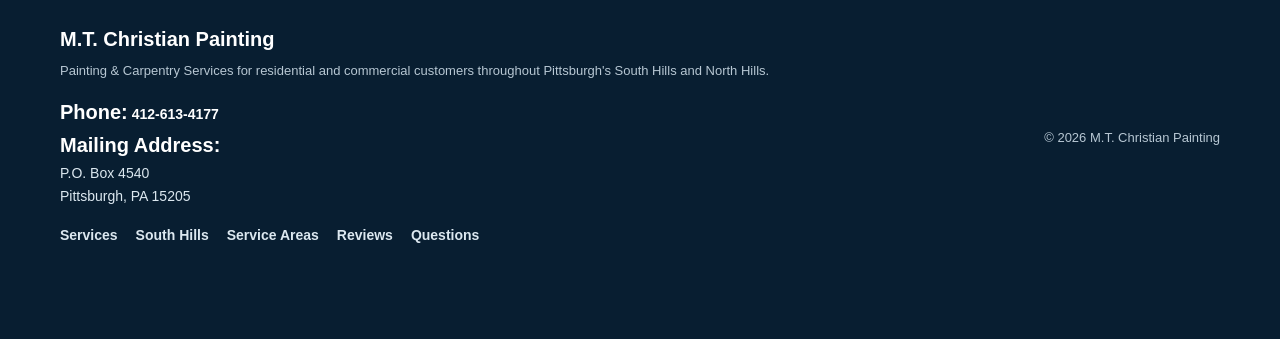
<file: commercial-painting-pittsburgh.html>
<!DOCTYPE html>
<html lang="en">
<head>
  <meta charset="UTF-8">
  <meta name="viewport" content="width=device-width, initial-scale=1.0">
  <title>Commercial Painting Pittsburgh | M.T. Christian Painting</title>
  <meta name="description" content="Commercial painting and finishing services for South Hills businesses, property managers and commercial properties. Request a free estimate.">
  <meta name="robots" content="index, follow">
  <link rel="canonical" href="https://www.mtchristianpainting.com/commercial-painting-pittsburgh.html">
  <link rel="stylesheet" href="styles.css">
  <script type="application/ld+json">{"@context":"https://schema.org","@graph":[{"@type":"WebPage","@id":"https://www.mtchristianpainting.com/commercial-painting-pittsburgh.html#webpage","url":"https://www.mtchristianpainting.com/commercial-painting-pittsburgh.html","name":"Commercial Painting Pittsburgh | M.T. Christian Painting","description":"Commercial painting and finishing services for South Hills businesses, property managers and commercial properties. Request a free estimate.","isPartOf":{"@id":"https://www.mtchristianpainting.com/#website"}},{"@type":"BreadcrumbList","itemListElement":[{"@type":"ListItem","position":1,"name":"Home","item":"https://www.mtchristianpainting.com/"},{"@type":"ListItem","position":2,"name":"Commercial Painting","item":"https://www.mtchristianpainting.com/commercial-painting-pittsburgh.html"}]},{"@type":"Service","name":"Commercial Painting in Pittsburgh's South Hills","description":"Commercial painting and finishing services for South Hills businesses, property managers and commercial properties. Request a free estimate.","url":"https://www.mtchristianpainting.com/commercial-painting-pittsburgh.html","provider":{"@type":["LocalBusiness","HousePainter"],"name":"M.T. Christian Painting","url":"https://www.mtchristianpainting.com/","telephone":"+1-412-613-4177"},"areaServed":[{"@type":"Place","name":"Pittsburgh South Hills"},{"@type":"Place","name":"Pittsburgh"},{"@type":"Place","name":"Allegheny County"},{"@type":"Place","name":"Washington County"}]}]}</script>
</head>
<body>
<div class="topbar">Residential &amp; Commercial Service Throughout Pittsburgh's South Hills and North Hills</div>
<header>
  <div class="container header-inner">
    <a class="brand" href="index.html"><strong>M.T. CHRISTIAN PAINTING</strong><span>Painting &amp; Carpentry Services</span></a>
    <nav aria-label="Primary navigation">
      <a href="services.html">Services</a>
      <a href="south-hills-painters.html">South Hills</a>
      <a href="service-areas.html">Service Areas</a>
      <a href="reviews.html">Reviews</a>
      <a class="header-phone" href="tel:14126134177">412-613-4177</a>
      <a class="button button-primary" href="sms:+14126134177?body=I%20am%20requesting%20a%20call%20to%20schedule%20an%20estimate.">Text for Free Estimate</a>
    </nav>
    <button class="mobile-menu-button" type="button" aria-label="Open menu" aria-expanded="false" onclick="toggleMenu(this)">☰</button>
  </div>
  <div class="mobile-nav" id="mobileNav">
    <a href="services.html">Services</a>
    <a href="south-hills-painters.html">South Hills Painters</a>
    <a href="service-areas.html">Service Areas</a>
    <a href="reviews.html">Reviews</a>
    <a href="questions.html">Questions</a>
    <a href="tel:14126134177">Call 412-613-4177</a>
  </div>
</header>
<main>
  <div class="container breadcrumbs"><a href="index.html">Home</a><span>›</span>Commercial Painting</div>
  <section class="page-hero">
    <div class="container page-hero-grid">
      <div><div class="eyebrow">Businesses & Property Managers</div><h1>Commercial Painting in Pittsburgh's South Hills</h1><p class="hero-lead">Interior and exterior painting, specialty coatings and related finish work for businesses, commercial properties and property managers.</p><div class="hero-buttons"><a class="button button-primary" href="tel:14126134177">Call Today: 412-613-4177</a><a class="button button-secondary" href="sms:+14126134177?body=I%20am%20requesting%20a%20call%20to%20schedule%20an%20estimate.">Text for Free Estimate</a></div></div>
      <aside class="hero-panel"><h2>Commercial Services</h2><p>A commercial proposal should account for the surfaces, preparation, property use and related repairs involved.</p><ul class="check-list"><li>Interior and exterior painting</li><li>Specialty coatings, including listed epoxies, urethanes and mastics</li><li>Drywall installation, finishing and repair</li><li>Trim, wallpaper and power washing services</li></ul></aside>
    </div>
  </section>
  <section><div class="container content-grid"><div class="prose"><h2>Commercial Painting Starts With Operational Context</h2><p>A commercial space is not simply a larger residential room. Customer access, employee work areas, equipment, tenants, property-management requirements and the sequence of related trades can all affect how the painting scope should be planned.</p><p>M.T. Christian Painting works with businesses, property managers and commercial properties throughout the Pittsburgh area. Interior and exterior painting can be combined with drywall, finish carpentry, wallcovering, power washing and listed specialty-coating work where those services fit the property.</p><h2>Define Surfaces, Access and Expectations</h2><p>A useful commercial estimate identifies the surfaces included, known preparation needs, areas that must remain accessible and the standard expected at completion. If work must occur in phases, that should be discussed before the schedule is set.</p><p>Commercial projects may also involve surfaces or environments that need a particular coating system. The product and preparation requirements should be selected for the actual substrate and use. Customers should share facility requirements and known conditions during the initial discussion so they can be addressed in the scope.</p></div>
    <aside class="sidebar-card"><h2>Talk About Your Project</h2><p>Tell us what you need done and where the property is located. We will answer your questions and discuss the next step for a free estimate.</p><a class="button button-primary" href="tel:14126134177">Call 412-613-4177</a><a class="button button-secondary" href="sms:+14126134177?body=I%20am%20requesting%20a%20call%20to%20schedule%20an%20estimate.">Text for an Estimate</a></aside>
  </div></section>
  <section class="section-alt"><div class="container"><div class="section-heading"><div class="eyebrow">Commercial Scope</div><h2>Services for Commercial Properties</h2><p>The available service mix can reduce the need to coordinate separate contractors for closely related finish work.</p></div><div class="card-grid"><article class="card">
  <h3>Interior Painting</h3>
  <p>Walls, ceilings, doors, trim and appropriate interior surfaces in offices and commercial properties.</p>
  <a class="text-link" href="interior-painting-pittsburgh.html">Interior painting details →</a>
</article>
<article class="card">
  <h3>Exterior Painting</h3>
  <p>Preparation and coating of agreed exterior surfaces, planned around access and weather.</p>
  <a class="text-link" href="exterior-painting-pittsburgh.html">Exterior painting details →</a>
</article>
<article class="card">
  <h3>Specialty Coatings</h3>
  <p>The current service list includes specialty coatings such as epoxies, urethanes and mastics; suitability depends on the project.</p>
</article>
<article class="card">
  <h3>Drywall Work</h3>
  <p>Installation, finishing or repair can be coordinated before commercial interior painting.</p>
  <a class="text-link" href="drywall-repair-pittsburgh.html">Drywall service details →</a>
</article>
<article class="card">
  <h3>Property Managers</h3>
  <p>Scopes can be organized around the specific unit, common area, turnover or managed-property requirement.</p>
</article>
<article class="card">
  <h3>Related Finish Work</h3>
  <p>Trim, wallpaper and power washing services are available when they are part of the same property project.</p>
</article></div></div></section>
  <section><div class="container"><div class="section-heading"><div class="eyebrow">A Straightforward Process</div><h2>What to Expect</h2><p>Clear communication and careful work from the first conversation through the final walkthrough.</p></div><div class="process-grid">
    <article class="process-step"><div class="step-number">1</div><h3>Discuss the Work</h3><p>Call or text with the property location, the spaces or surfaces involved, and the result you want.</p></article>
    <article class="process-step"><div class="step-number">2</div><h3>Review the Project</h3><p>We identify the painting, preparation and related repair work needed before the finish is applied.</p></article>
    <article class="process-step"><div class="step-number">3</div><h3>Complete the Work</h3><p>The project is organized around the agreed scope, with attention to preparation, protection and finish quality.</p></article>
    <article class="process-step"><div class="step-number">4</div><h3>Final Walkthrough</h3><p>The completed work is reviewed so questions or final details can be addressed before the project closes.</p></article>
  </div></div></section>
<section class="section-blue"><div class="container">
  <div class="section-heading"><div class="eyebrow">Commercial Experience</div><h2>A Scope That Property Stakeholders Can Understand</h2><p>Clear inclusions, exclusions and sequencing matter when multiple people are responsible for approving commercial work.</p></div>
<div class="prose"><p>Before work begins, the proposal should be specific enough for an owner, manager or facility contact to understand what is included. Identify occupied areas, protection needs, access restrictions and the person authorized to answer site questions.</p><p>If a project has product specifications, safety requirements or coordination needs beyond ordinary painting, raise them during the estimate rather than after scheduling. That makes it possible to determine whether the requested work fits the company's services.</p></div>
</div></section>
  <section class="section-alt"><div class="container"><div class="section-heading"><div class="eyebrow">Keep Exploring</div><h2>Related Services and Areas</h2><p>Use these pages to narrow your project by service or location.</p></div><div class="card-grid"><article class="card">
  <h3>Interior Painting</h3>
  <p>Detailed information for walls, ceilings, trim, drywall preparation and occupied interiors.</p>
  <a class="text-link" href="interior-painting-pittsburgh.html">Interior painting information →</a>
</article>
<article class="card">
  <h3>Exterior Painting</h3>
  <p>Preparation, surface definition and scheduling considerations for exterior projects.</p>
  <a class="text-link" href="exterior-painting-pittsburgh.html">Exterior painting information →</a>
</article>
<article class="card">
  <h3>South Hills Service</h3>
  <p>Review the full service offering and South Hills communities currently served.</p>
  <a class="text-link" href="south-hills-painters.html">South Hills overview →</a>
</article></div></div></section>
  <section><div class="container"><div class="section-heading"><div class="eyebrow">Common Questions</div><h2>Commercial Painting Questions</h2></div><div class="faq-list"><details><summary>Do you work with property managers?</summary><p>Yes. M.T. Christian Painting's current service information specifically includes businesses, property managers and commercial properties.</p></details>
<details><summary>Can drywall work be included with commercial painting?</summary><p>Yes. Drywall installation, finishing and repair are listed services and can be discussed as part of the painting scope.</p></details>
<details><summary>Do you provide specialty coatings?</summary><p>The company's current commercial service list includes specialty coatings such as epoxies, urethanes and mastics. Product suitability and preparation must be evaluated for the actual project.</p></details>
<details><summary>What information helps with a commercial estimate?</summary><p>Share the property address, included areas, surface types, operating or access constraints, known repair needs, desired timing and any product or facility requirements.</p></details></div></div></section>
  <section class="cta"><div class="container cta-inner"><div><h2>Ready to Discuss Your Project?</h2><p>Call or text M.T. Christian Painting to ask questions and request a free estimate.</p></div><div class="cta-buttons"><a class="button button-primary" href="tel:14126134177">Call 412-613-4177</a><a class="button button-secondary" href="sms:+14126134177?body=I%20am%20requesting%20a%20call%20to%20schedule%20an%20estimate.">Text for Free Estimate</a></div></div></section>
</main>
<footer>
  <div class="container footer-grid">
    <div class="footer-brand">
      <strong>M.T. Christian Painting</strong>
      <p>Painting &amp; Carpentry Services for residential and commercial customers throughout Pittsburgh's South Hills and North Hills.</p>
      <div class="footer-contact"><div><strong>Phone:</strong> <a href="tel:14126134177">412-613-4177</a></div><div><strong>Mailing Address:</strong><br>P.O. Box 4540<br>Pittsburgh, PA 15205</div></div>
      <div class="footer-links"><a href="services.html">Services</a><a href="south-hills-painters.html">South Hills</a><a href="service-areas.html">Service Areas</a><a href="reviews.html">Reviews</a><a href="questions.html">Questions</a></div>
    </div>
    <div class="copyright">© 2026 M.T. Christian Painting</div>
  </div>
</footer>
<div class="mobile-action-bar" aria-label="Contact M.T. Christian Painting">
  <a class="mobile-call" href="tel:14126134177">☎ Call Today</a>
  <a class="mobile-estimate" href="sms:+14126134177?body=I%20am%20requesting%20a%20call%20to%20schedule%20an%20estimate.">Text Estimate</a>
</div>
<script>
function toggleMenu(button) { const menu = document.getElementById("mobileNav"); const open = menu.classList.toggle("open"); button.setAttribute("aria-expanded", open ? "true" : "false"); }
document.querySelectorAll("#mobileNav a").forEach(function (link) { link.addEventListener("click", function () { document.getElementById("mobileNav").classList.remove("open"); document.querySelector(".mobile-menu-button").setAttribute("aria-expanded", "false"); }); });
</script>
</body>
</html>
</file>
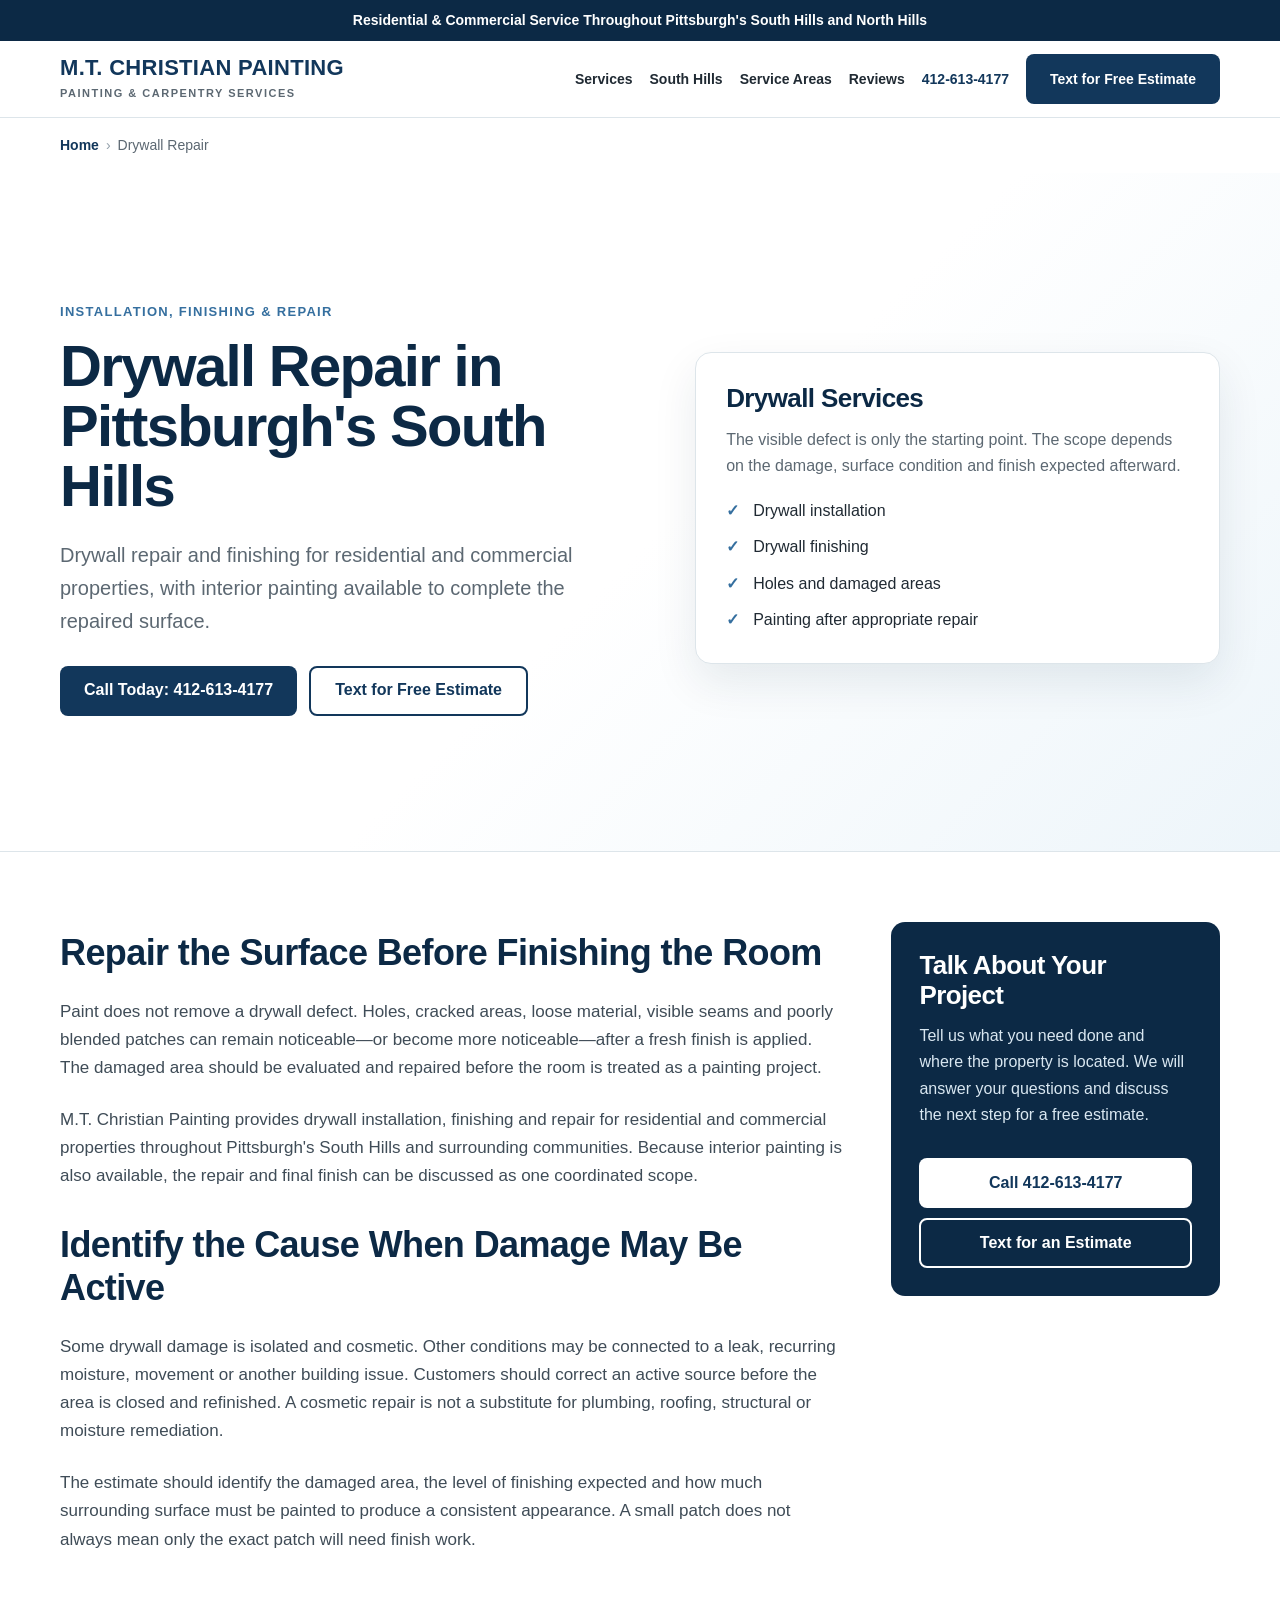
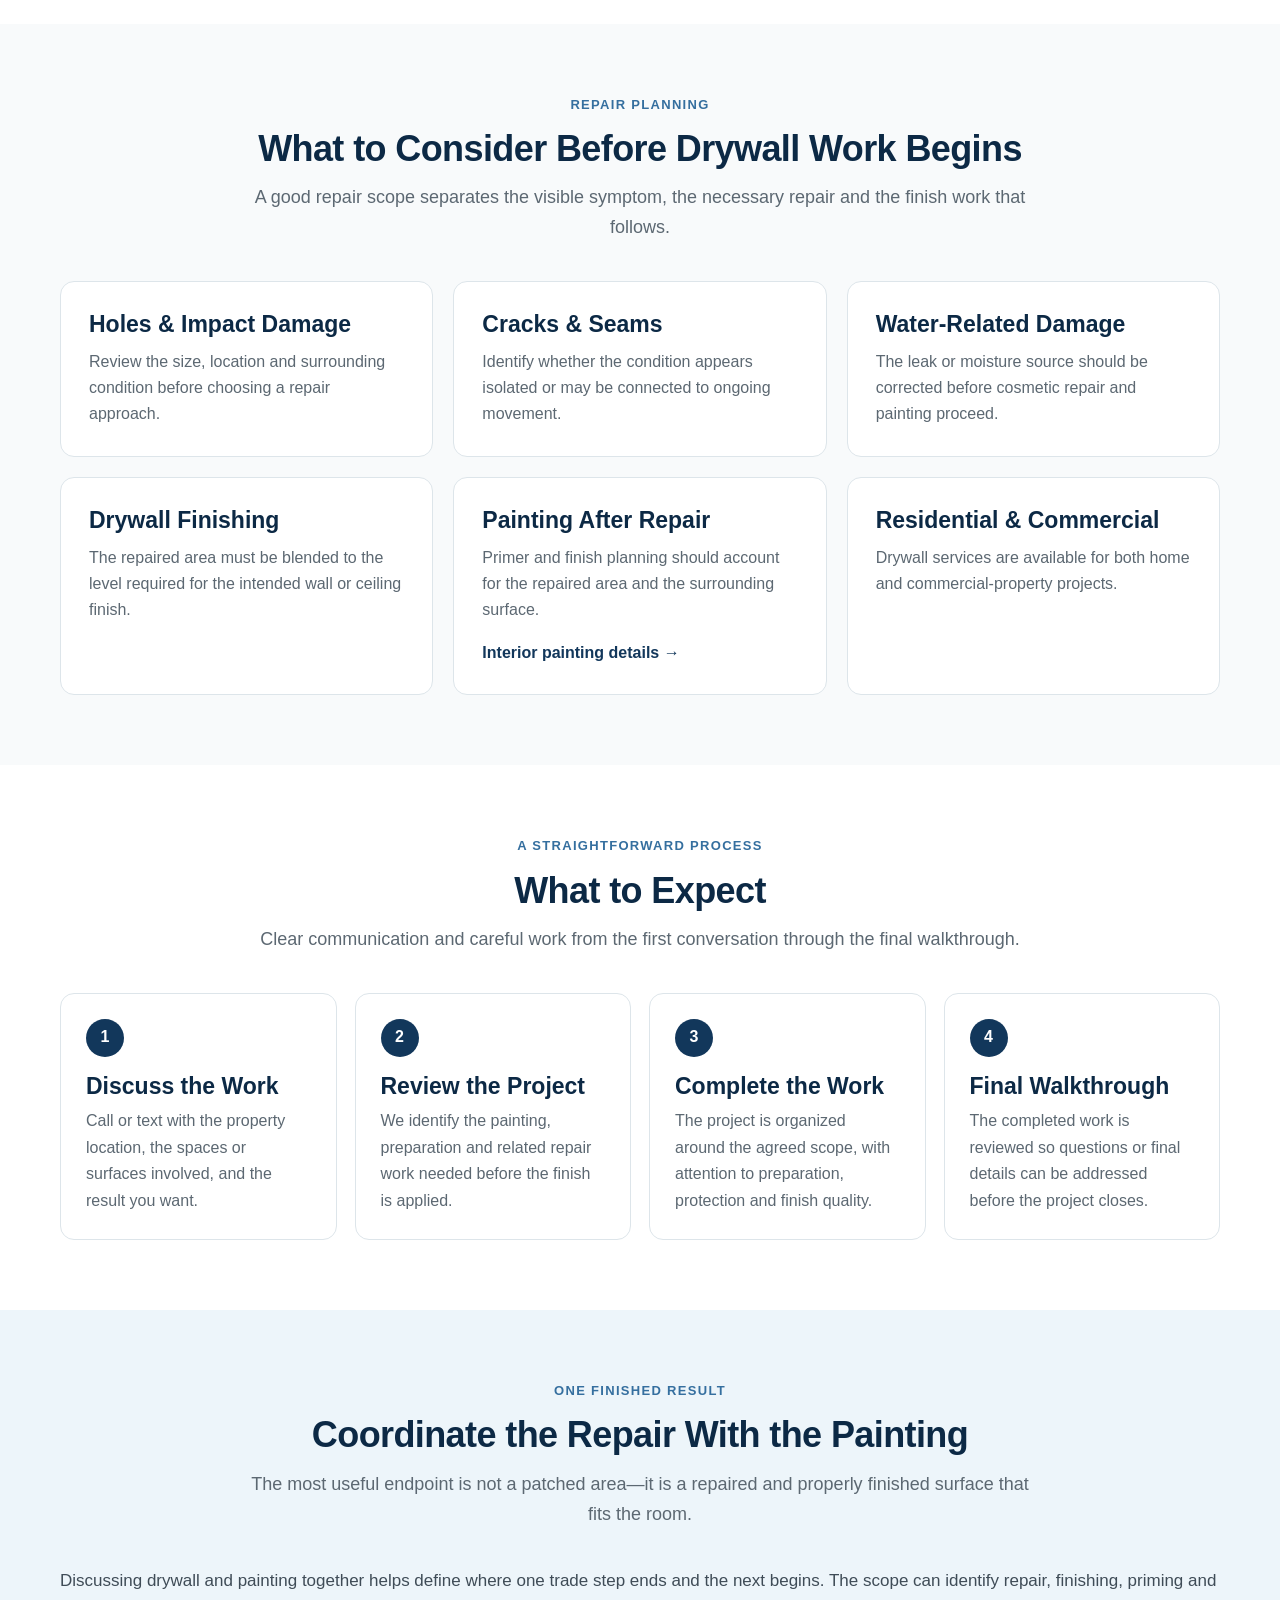
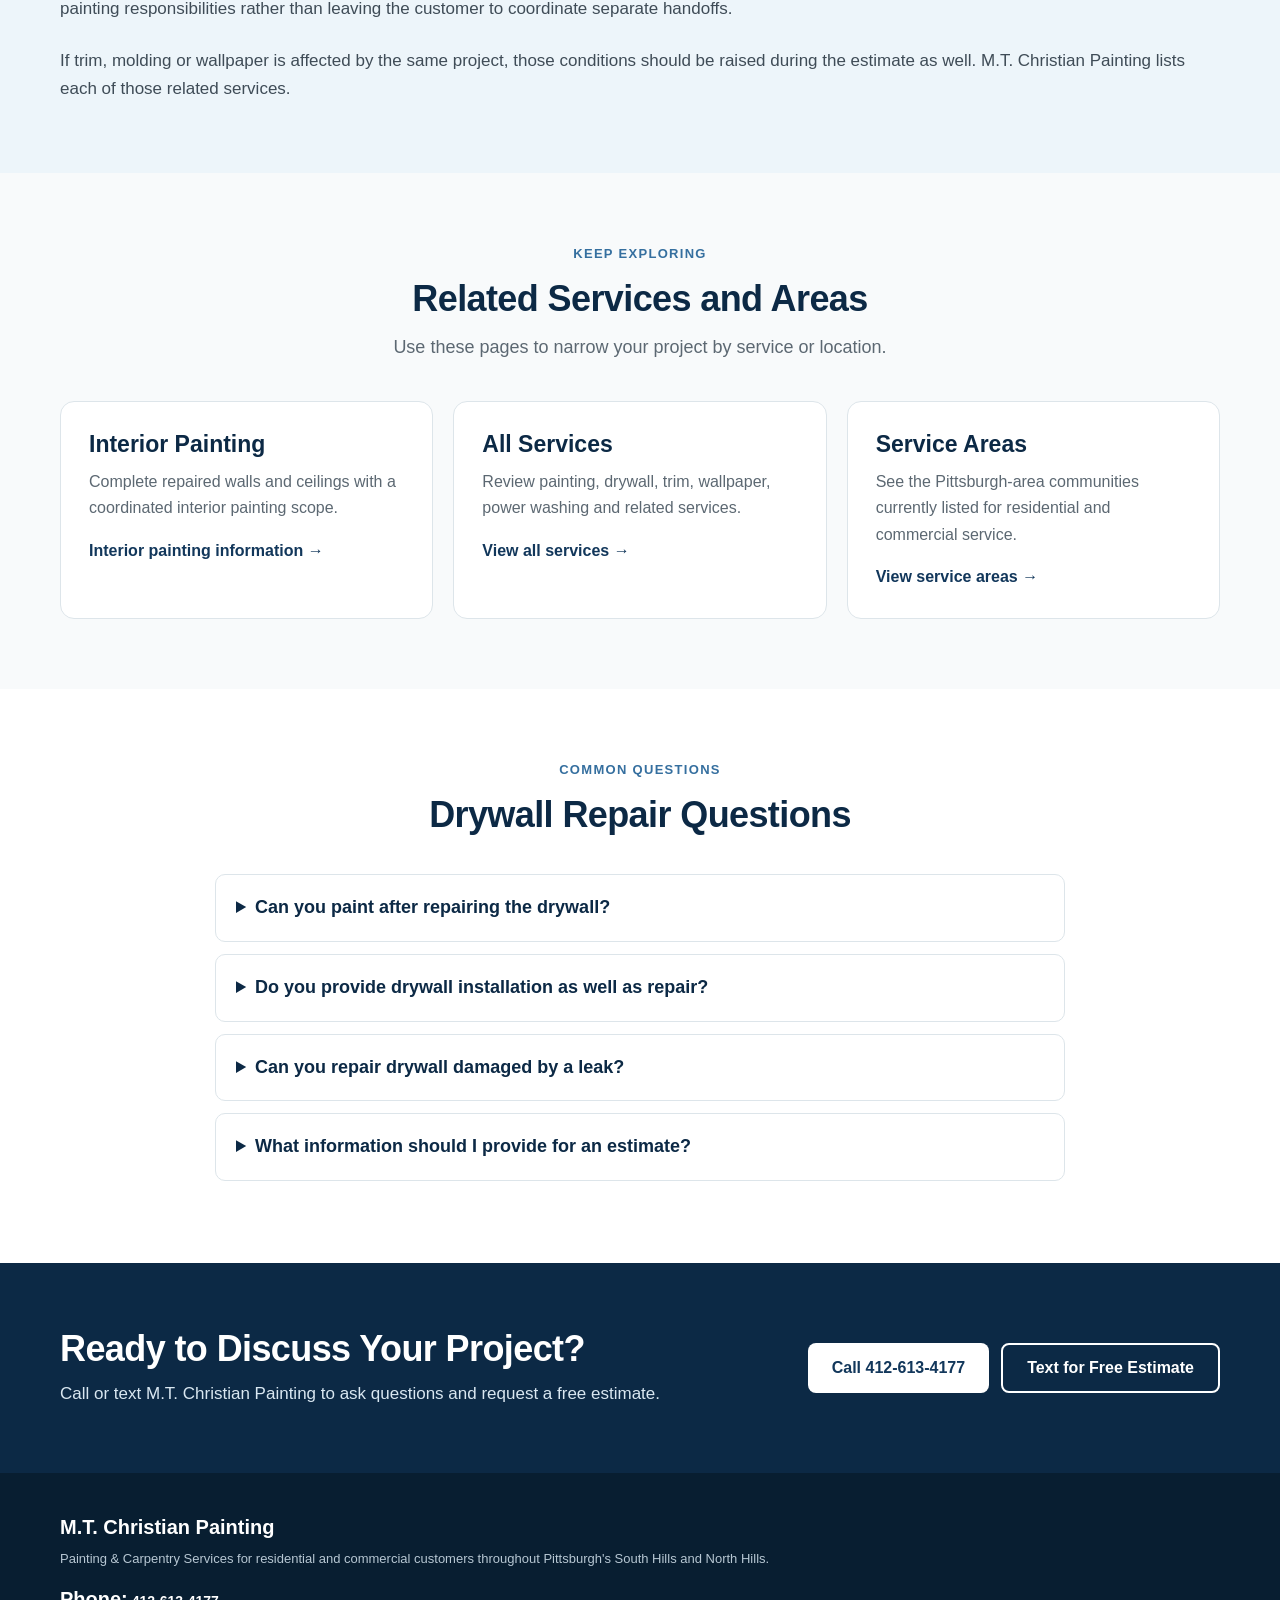
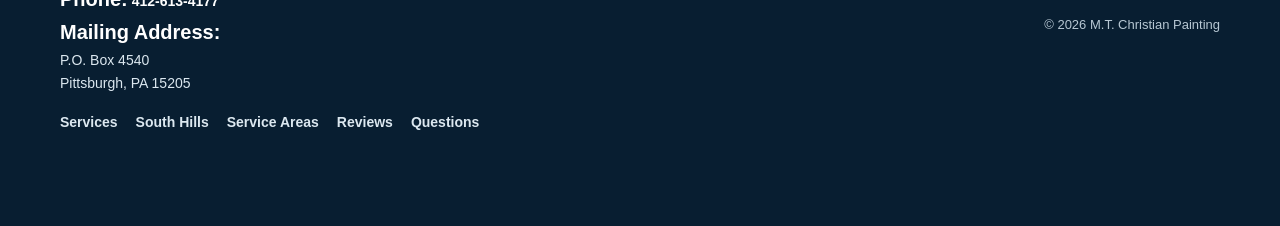
<file: drywall-repair-pittsburgh.html>
<!DOCTYPE html>
<html lang="en">
<head>
  <meta charset="UTF-8">
  <meta name="viewport" content="width=device-width, initial-scale=1.0">
  <title>Drywall Repair Pittsburgh South Hills | M.T. Christian</title>
  <meta name="description" content="Drywall installation, finishing and repair throughout Pittsburgh's South Hills, with painting and trim work available from the same company.">
  <meta name="robots" content="index, follow">
  <link rel="canonical" href="https://www.mtchristianpainting.com/drywall-repair-pittsburgh.html">
  <link rel="stylesheet" href="styles.css">
  <script type="application/ld+json">{"@context":"https://schema.org","@graph":[{"@type":"WebPage","@id":"https://www.mtchristianpainting.com/drywall-repair-pittsburgh.html#webpage","url":"https://www.mtchristianpainting.com/drywall-repair-pittsburgh.html","name":"Drywall Repair Pittsburgh South Hills | M.T. Christian","description":"Drywall installation, finishing and repair throughout Pittsburgh's South Hills, with painting and trim work available from the same company.","isPartOf":{"@id":"https://www.mtchristianpainting.com/#website"}},{"@type":"BreadcrumbList","itemListElement":[{"@type":"ListItem","position":1,"name":"Home","item":"https://www.mtchristianpainting.com/"},{"@type":"ListItem","position":2,"name":"Drywall Repair","item":"https://www.mtchristianpainting.com/drywall-repair-pittsburgh.html"}]},{"@type":"Service","name":"Drywall Repair in Pittsburgh's South Hills","description":"Drywall installation, finishing and repair throughout Pittsburgh's South Hills, with painting and trim work available from the same company.","url":"https://www.mtchristianpainting.com/drywall-repair-pittsburgh.html","provider":{"@type":["LocalBusiness","HousePainter"],"name":"M.T. Christian Painting","url":"https://www.mtchristianpainting.com/","telephone":"+1-412-613-4177"},"areaServed":[{"@type":"Place","name":"Pittsburgh South Hills"},{"@type":"Place","name":"Mt. Lebanon"},{"@type":"Place","name":"Upper St. Clair"},{"@type":"Place","name":"Bethel Park"},{"@type":"Place","name":"Peters Township"}]}]}</script>
</head>
<body>
<div class="topbar">Residential &amp; Commercial Service Throughout Pittsburgh's South Hills and North Hills</div>
<header>
  <div class="container header-inner">
    <a class="brand" href="index.html"><strong>M.T. CHRISTIAN PAINTING</strong><span>Painting &amp; Carpentry Services</span></a>
    <nav aria-label="Primary navigation">
      <a href="services.html">Services</a>
      <a href="south-hills-painters.html">South Hills</a>
      <a href="service-areas.html">Service Areas</a>
      <a href="reviews.html">Reviews</a>
      <a class="header-phone" href="tel:14126134177">412-613-4177</a>
      <a class="button button-primary" href="sms:+14126134177?body=I%20am%20requesting%20a%20call%20to%20schedule%20an%20estimate.">Text for Free Estimate</a>
    </nav>
    <button class="mobile-menu-button" type="button" aria-label="Open menu" aria-expanded="false" onclick="toggleMenu(this)">☰</button>
  </div>
  <div class="mobile-nav" id="mobileNav">
    <a href="services.html">Services</a>
    <a href="south-hills-painters.html">South Hills Painters</a>
    <a href="service-areas.html">Service Areas</a>
    <a href="reviews.html">Reviews</a>
    <a href="questions.html">Questions</a>
    <a href="tel:14126134177">Call 412-613-4177</a>
  </div>
</header>
<main>
  <div class="container breadcrumbs"><a href="index.html">Home</a><span>›</span>Drywall Repair</div>
  <section class="page-hero">
    <div class="container page-hero-grid">
      <div><div class="eyebrow">Installation, Finishing & Repair</div><h1>Drywall Repair in Pittsburgh's South Hills</h1><p class="hero-lead">Drywall repair and finishing for residential and commercial properties, with interior painting available to complete the repaired surface.</p><div class="hero-buttons"><a class="button button-primary" href="tel:14126134177">Call Today: 412-613-4177</a><a class="button button-secondary" href="sms:+14126134177?body=I%20am%20requesting%20a%20call%20to%20schedule%20an%20estimate.">Text for Free Estimate</a></div></div>
      <aside class="hero-panel"><h2>Drywall Services</h2><p>The visible defect is only the starting point. The scope depends on the damage, surface condition and finish expected afterward.</p><ul class="check-list"><li>Drywall installation</li><li>Drywall finishing</li><li>Holes and damaged areas</li><li>Painting after appropriate repair</li></ul></aside>
    </div>
  </section>
  <section><div class="container content-grid"><div class="prose"><h2>Repair the Surface Before Finishing the Room</h2><p>Paint does not remove a drywall defect. Holes, cracked areas, loose material, visible seams and poorly blended patches can remain noticeable—or become more noticeable—after a fresh finish is applied. The damaged area should be evaluated and repaired before the room is treated as a painting project.</p><p>M.T. Christian Painting provides drywall installation, finishing and repair for residential and commercial properties throughout Pittsburgh's South Hills and surrounding communities. Because interior painting is also available, the repair and final finish can be discussed as one coordinated scope.</p><h2>Identify the Cause When Damage May Be Active</h2><p>Some drywall damage is isolated and cosmetic. Other conditions may be connected to a leak, recurring moisture, movement or another building issue. Customers should correct an active source before the area is closed and refinished. A cosmetic repair is not a substitute for plumbing, roofing, structural or moisture remediation.</p><p>The estimate should identify the damaged area, the level of finishing expected and how much surrounding surface must be painted to produce a consistent appearance. A small patch does not always mean only the exact patch will need finish work.</p></div>
    <aside class="sidebar-card"><h2>Talk About Your Project</h2><p>Tell us what you need done and where the property is located. We will answer your questions and discuss the next step for a free estimate.</p><a class="button button-primary" href="tel:14126134177">Call 412-613-4177</a><a class="button button-secondary" href="sms:+14126134177?body=I%20am%20requesting%20a%20call%20to%20schedule%20an%20estimate.">Text for an Estimate</a></aside>
  </div></section>
  <section class="section-alt"><div class="container"><div class="section-heading"><div class="eyebrow">Repair Planning</div><h2>What to Consider Before Drywall Work Begins</h2><p>A good repair scope separates the visible symptom, the necessary repair and the finish work that follows.</p></div><div class="card-grid"><article class="card">
  <h3>Holes & Impact Damage</h3>
  <p>Review the size, location and surrounding condition before choosing a repair approach.</p>
</article>
<article class="card">
  <h3>Cracks & Seams</h3>
  <p>Identify whether the condition appears isolated or may be connected to ongoing movement.</p>
</article>
<article class="card">
  <h3>Water-Related Damage</h3>
  <p>The leak or moisture source should be corrected before cosmetic repair and painting proceed.</p>
</article>
<article class="card">
  <h3>Drywall Finishing</h3>
  <p>The repaired area must be blended to the level required for the intended wall or ceiling finish.</p>
</article>
<article class="card">
  <h3>Painting After Repair</h3>
  <p>Primer and finish planning should account for the repaired area and the surrounding surface.</p>
  <a class="text-link" href="interior-painting-pittsburgh.html">Interior painting details →</a>
</article>
<article class="card">
  <h3>Residential & Commercial</h3>
  <p>Drywall services are available for both home and commercial-property projects.</p>
</article></div></div></section>
  <section><div class="container"><div class="section-heading"><div class="eyebrow">A Straightforward Process</div><h2>What to Expect</h2><p>Clear communication and careful work from the first conversation through the final walkthrough.</p></div><div class="process-grid">
    <article class="process-step"><div class="step-number">1</div><h3>Discuss the Work</h3><p>Call or text with the property location, the spaces or surfaces involved, and the result you want.</p></article>
    <article class="process-step"><div class="step-number">2</div><h3>Review the Project</h3><p>We identify the painting, preparation and related repair work needed before the finish is applied.</p></article>
    <article class="process-step"><div class="step-number">3</div><h3>Complete the Work</h3><p>The project is organized around the agreed scope, with attention to preparation, protection and finish quality.</p></article>
    <article class="process-step"><div class="step-number">4</div><h3>Final Walkthrough</h3><p>The completed work is reviewed so questions or final details can be addressed before the project closes.</p></article>
  </div></div></section>
<section class="section-blue"><div class="container">
  <div class="section-heading"><div class="eyebrow">One Finished Result</div><h2>Coordinate the Repair With the Painting</h2><p>The most useful endpoint is not a patched area—it is a repaired and properly finished surface that fits the room.</p></div>
<div class="prose"><p>Discussing drywall and painting together helps define where one trade step ends and the next begins. The scope can identify repair, finishing, priming and painting responsibilities rather than leaving the customer to coordinate separate handoffs.</p><p>If trim, molding or wallpaper is affected by the same project, those conditions should be raised during the estimate as well. M.T. Christian Painting lists each of those related services.</p></div>
</div></section>
  <section class="section-alt"><div class="container"><div class="section-heading"><div class="eyebrow">Keep Exploring</div><h2>Related Services and Areas</h2><p>Use these pages to narrow your project by service or location.</p></div><div class="card-grid"><article class="card">
  <h3>Interior Painting</h3>
  <p>Complete repaired walls and ceilings with a coordinated interior painting scope.</p>
  <a class="text-link" href="interior-painting-pittsburgh.html">Interior painting information →</a>
</article>
<article class="card">
  <h3>All Services</h3>
  <p>Review painting, drywall, trim, wallpaper, power washing and related services.</p>
  <a class="text-link" href="services.html">View all services →</a>
</article>
<article class="card">
  <h3>Service Areas</h3>
  <p>See the Pittsburgh-area communities currently listed for residential and commercial service.</p>
  <a class="text-link" href="service-areas.html">View service areas →</a>
</article></div></div></section>
  <section><div class="container"><div class="section-heading"><div class="eyebrow">Common Questions</div><h2>Drywall Repair Questions</h2></div><div class="faq-list"><details><summary>Can you paint after repairing the drywall?</summary><p>Yes. Interior painting is available and can be included in the same project discussion. The estimate should define how much of the surrounding surface is included.</p></details>
<details><summary>Do you provide drywall installation as well as repair?</summary><p>Yes. The company's listed drywall services include installation, finishing and repair for residential and commercial properties.</p></details>
<details><summary>Can you repair drywall damaged by a leak?</summary><p>The visible drywall can be evaluated after the leak or moisture source has been properly corrected. Active water problems should be resolved before cosmetic finishing.</p></details>
<details><summary>What information should I provide for an estimate?</summary><p>Share the property location, whether the damage is on a wall or ceiling, approximate size, known cause, whether it is still active and whether painting should be included.</p></details></div></div></section>
  <section class="cta"><div class="container cta-inner"><div><h2>Ready to Discuss Your Project?</h2><p>Call or text M.T. Christian Painting to ask questions and request a free estimate.</p></div><div class="cta-buttons"><a class="button button-primary" href="tel:14126134177">Call 412-613-4177</a><a class="button button-secondary" href="sms:+14126134177?body=I%20am%20requesting%20a%20call%20to%20schedule%20an%20estimate.">Text for Free Estimate</a></div></div></section>
</main>
<footer>
  <div class="container footer-grid">
    <div class="footer-brand">
      <strong>M.T. Christian Painting</strong>
      <p>Painting &amp; Carpentry Services for residential and commercial customers throughout Pittsburgh's South Hills and North Hills.</p>
      <div class="footer-contact"><div><strong>Phone:</strong> <a href="tel:14126134177">412-613-4177</a></div><div><strong>Mailing Address:</strong><br>P.O. Box 4540<br>Pittsburgh, PA 15205</div></div>
      <div class="footer-links"><a href="services.html">Services</a><a href="south-hills-painters.html">South Hills</a><a href="service-areas.html">Service Areas</a><a href="reviews.html">Reviews</a><a href="questions.html">Questions</a></div>
    </div>
    <div class="copyright">© 2026 M.T. Christian Painting</div>
  </div>
</footer>
<div class="mobile-action-bar" aria-label="Contact M.T. Christian Painting">
  <a class="mobile-call" href="tel:14126134177">☎ Call Today</a>
  <a class="mobile-estimate" href="sms:+14126134177?body=I%20am%20requesting%20a%20call%20to%20schedule%20an%20estimate.">Text Estimate</a>
</div>
<script>
function toggleMenu(button) { const menu = document.getElementById("mobileNav"); const open = menu.classList.toggle("open"); button.setAttribute("aria-expanded", open ? "true" : "false"); }
document.querySelectorAll("#mobileNav a").forEach(function (link) { link.addEventListener("click", function () { document.getElementById("mobileNav").classList.remove("open"); document.querySelector(".mobile-menu-button").setAttribute("aria-expanded", "false"); }); });
</script>
</body>
</html>
</file>
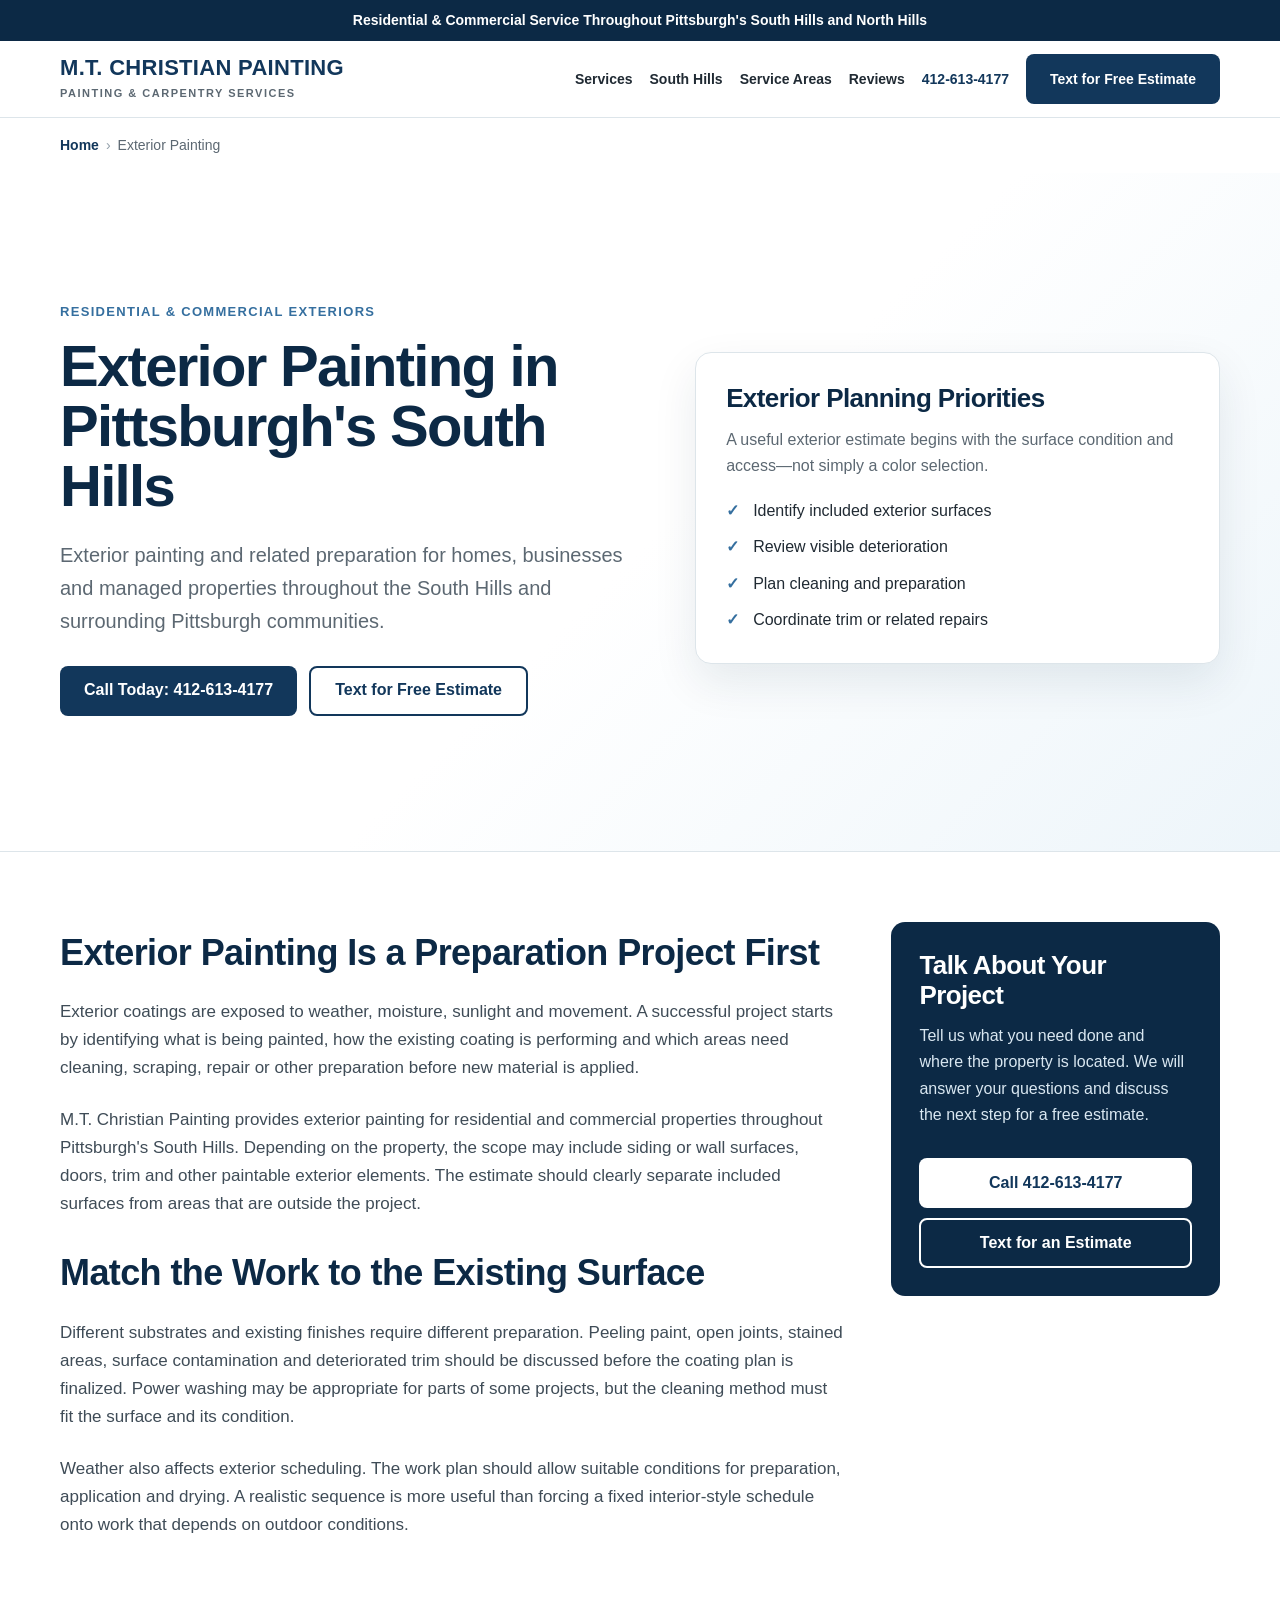
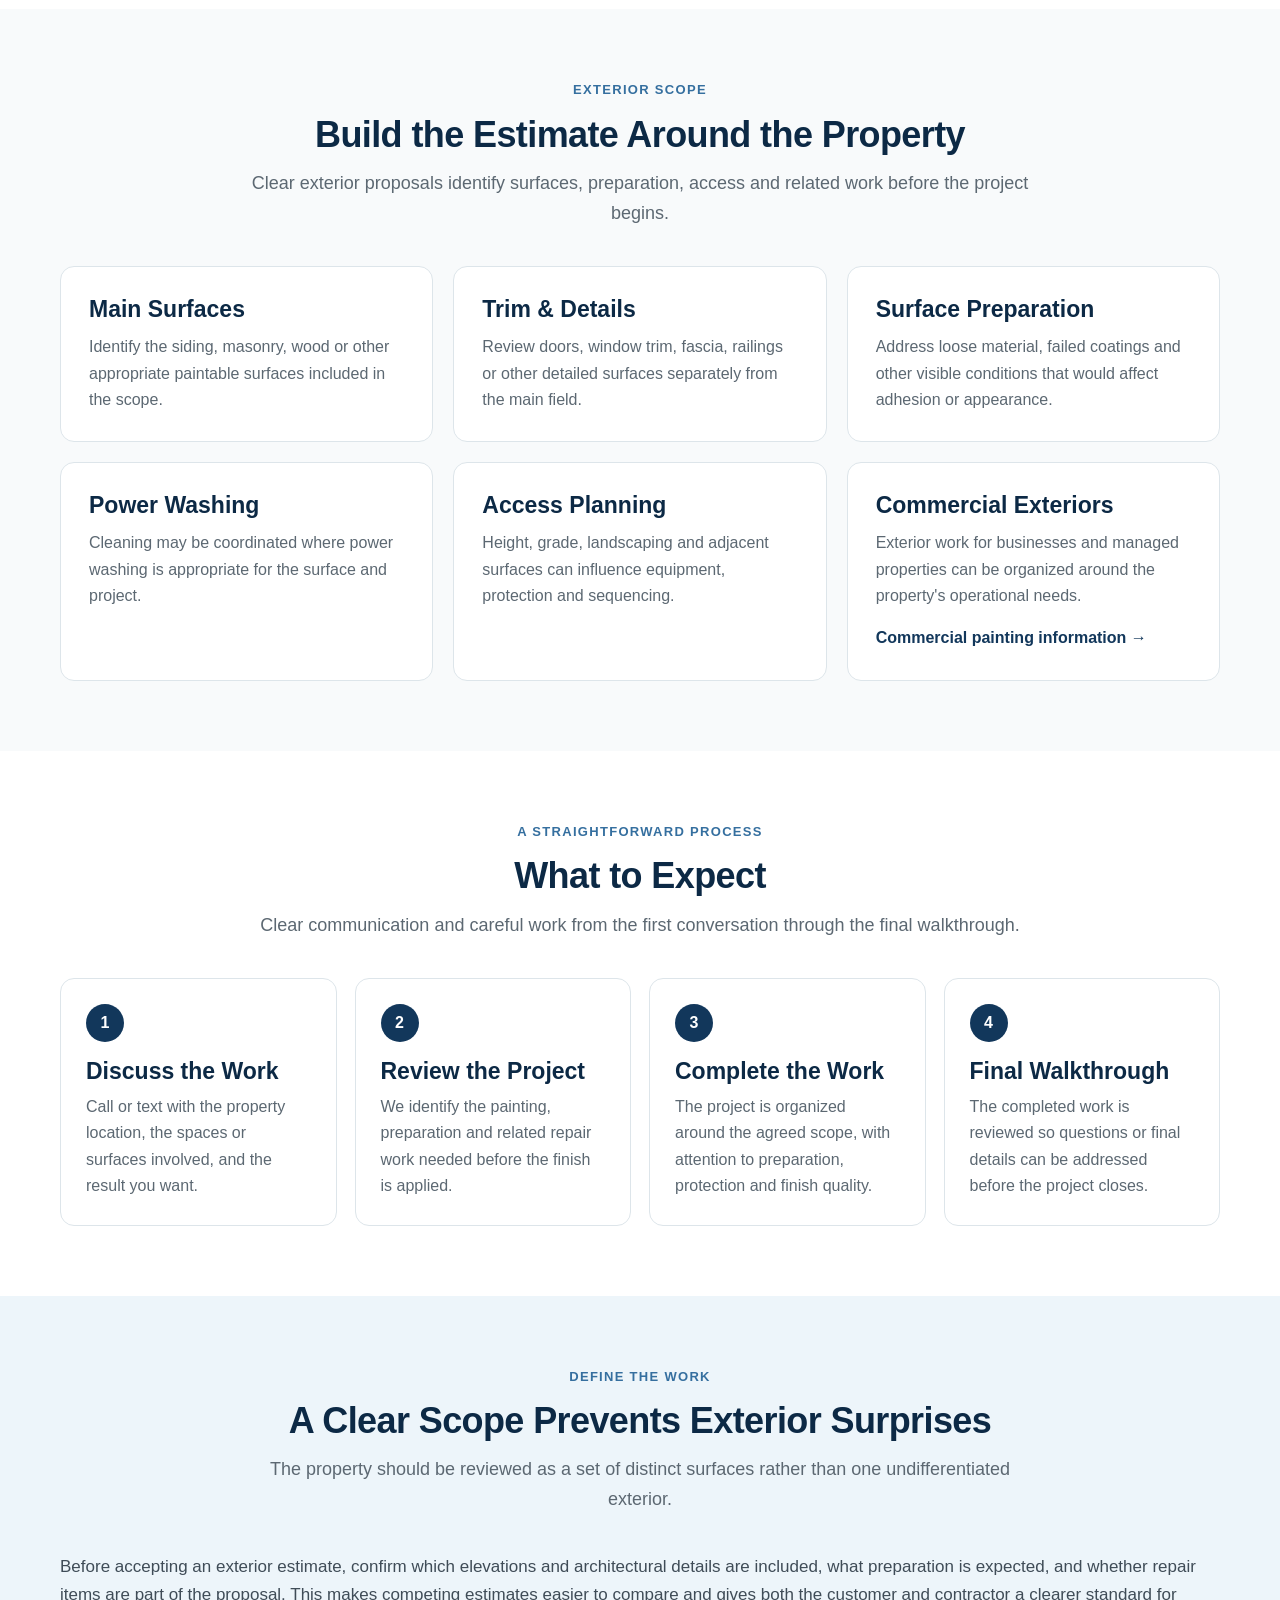
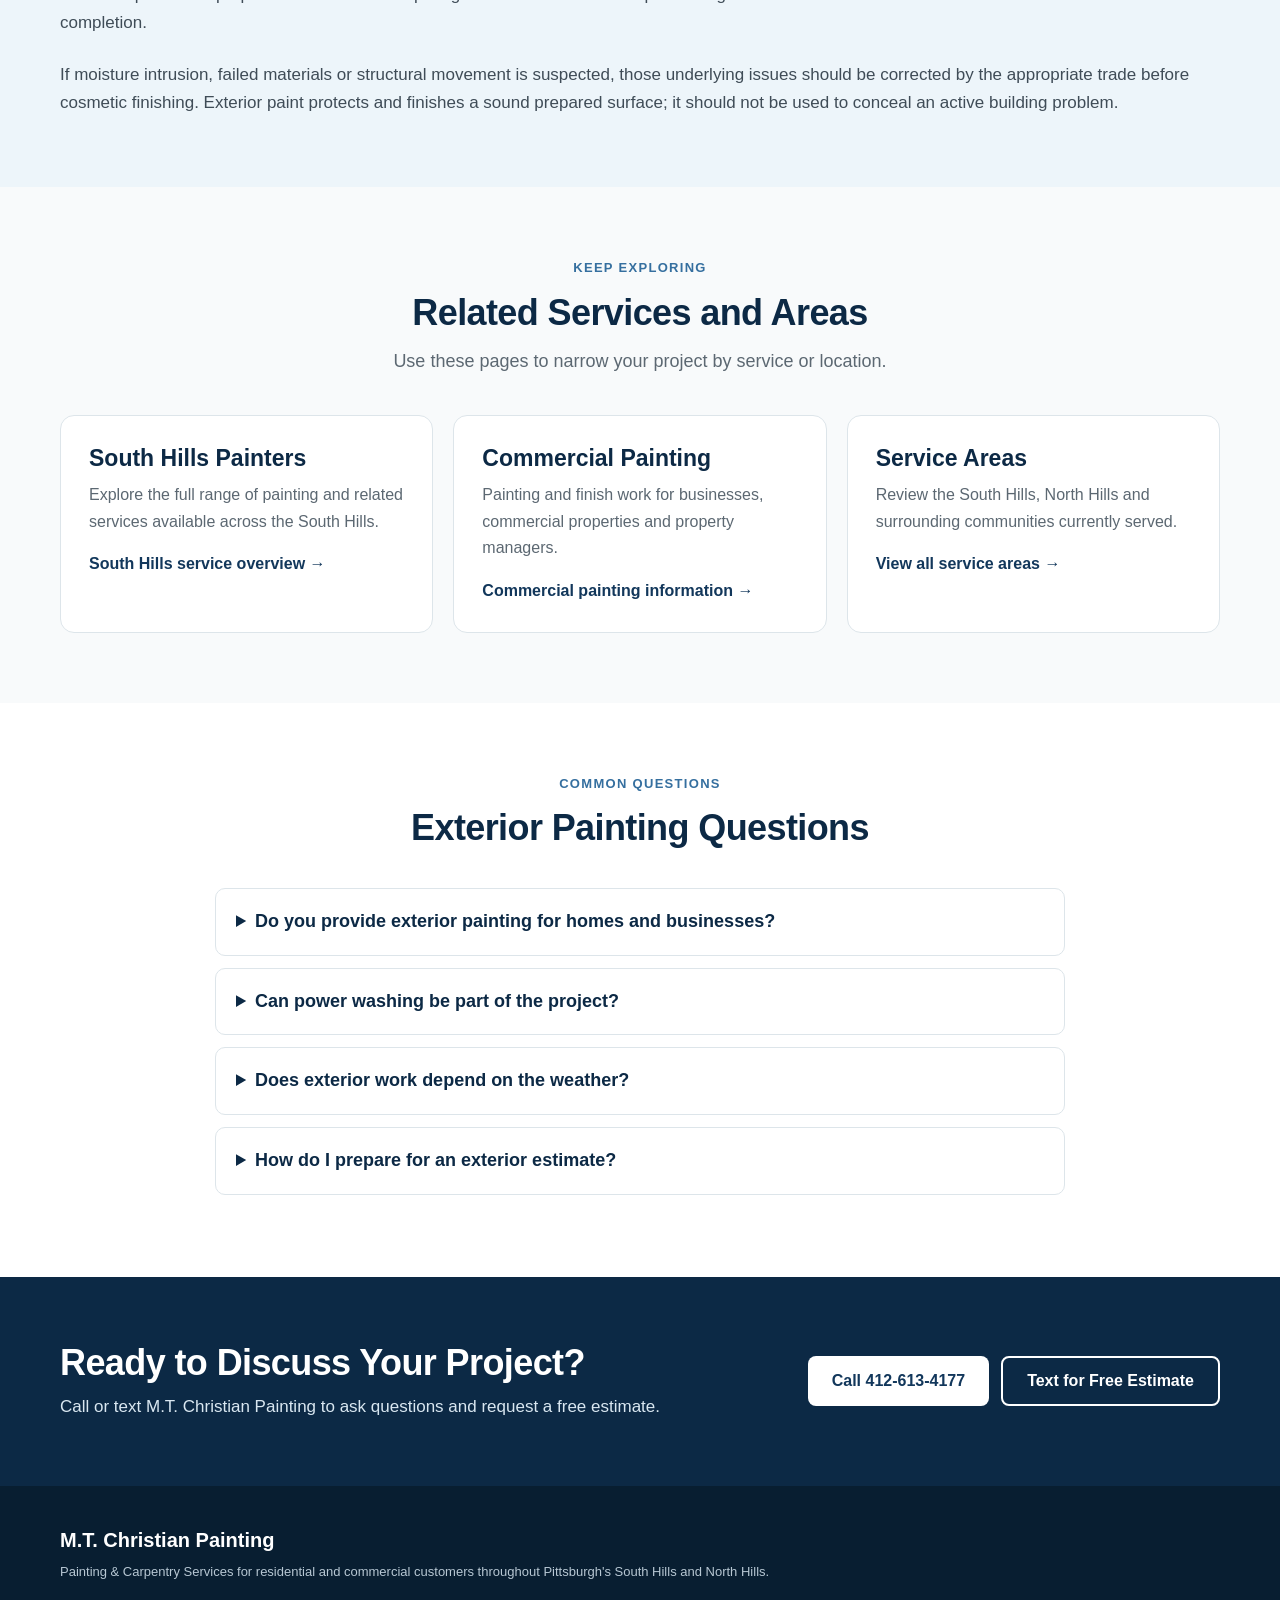
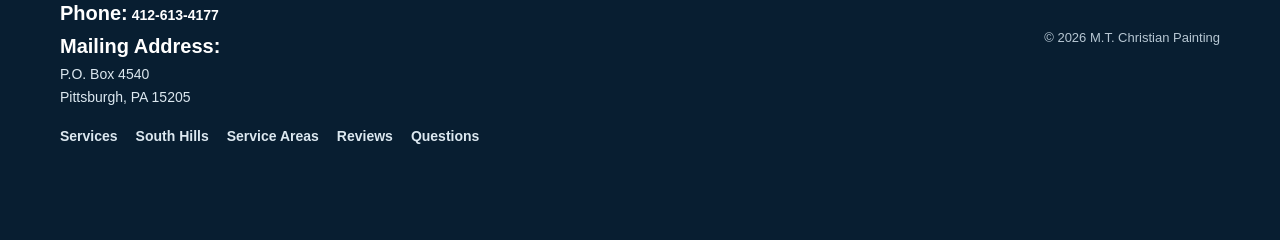
<file: exterior-painting-pittsburgh.html>
<!DOCTYPE html>
<html lang="en">
<head>
  <meta charset="UTF-8">
  <meta name="viewport" content="width=device-width, initial-scale=1.0">
  <title>Exterior Painting Pittsburgh South Hills | M.T. Christian</title>
  <meta name="description" content="Exterior painting for South Hills homes and commercial properties, including surface preparation, trim and appropriate exterior finishes.">
  <meta name="robots" content="index, follow">
  <link rel="canonical" href="https://www.mtchristianpainting.com/exterior-painting-pittsburgh.html">
  <link rel="stylesheet" href="styles.css">
  <script type="application/ld+json">{"@context":"https://schema.org","@graph":[{"@type":"WebPage","@id":"https://www.mtchristianpainting.com/exterior-painting-pittsburgh.html#webpage","url":"https://www.mtchristianpainting.com/exterior-painting-pittsburgh.html","name":"Exterior Painting Pittsburgh South Hills | M.T. Christian","description":"Exterior painting for South Hills homes and commercial properties, including surface preparation, trim and appropriate exterior finishes.","isPartOf":{"@id":"https://www.mtchristianpainting.com/#website"}},{"@type":"BreadcrumbList","itemListElement":[{"@type":"ListItem","position":1,"name":"Home","item":"https://www.mtchristianpainting.com/"},{"@type":"ListItem","position":2,"name":"Exterior Painting","item":"https://www.mtchristianpainting.com/exterior-painting-pittsburgh.html"}]},{"@type":"Service","name":"Exterior Painting in Pittsburgh's South Hills","description":"Exterior painting for South Hills homes and commercial properties, including surface preparation, trim and appropriate exterior finishes.","url":"https://www.mtchristianpainting.com/exterior-painting-pittsburgh.html","provider":{"@type":["LocalBusiness","HousePainter"],"name":"M.T. Christian Painting","url":"https://www.mtchristianpainting.com/","telephone":"+1-412-613-4177"},"areaServed":[{"@type":"Place","name":"Pittsburgh South Hills"},{"@type":"Place","name":"Mt. Lebanon"},{"@type":"Place","name":"Upper St. Clair"},{"@type":"Place","name":"Bethel Park"},{"@type":"Place","name":"Peters Township"}]}]}</script>
</head>
<body>
<div class="topbar">Residential &amp; Commercial Service Throughout Pittsburgh's South Hills and North Hills</div>
<header>
  <div class="container header-inner">
    <a class="brand" href="index.html"><strong>M.T. CHRISTIAN PAINTING</strong><span>Painting &amp; Carpentry Services</span></a>
    <nav aria-label="Primary navigation">
      <a href="services.html">Services</a>
      <a href="south-hills-painters.html">South Hills</a>
      <a href="service-areas.html">Service Areas</a>
      <a href="reviews.html">Reviews</a>
      <a class="header-phone" href="tel:14126134177">412-613-4177</a>
      <a class="button button-primary" href="sms:+14126134177?body=I%20am%20requesting%20a%20call%20to%20schedule%20an%20estimate.">Text for Free Estimate</a>
    </nav>
    <button class="mobile-menu-button" type="button" aria-label="Open menu" aria-expanded="false" onclick="toggleMenu(this)">☰</button>
  </div>
  <div class="mobile-nav" id="mobileNav">
    <a href="services.html">Services</a>
    <a href="south-hills-painters.html">South Hills Painters</a>
    <a href="service-areas.html">Service Areas</a>
    <a href="reviews.html">Reviews</a>
    <a href="questions.html">Questions</a>
    <a href="tel:14126134177">Call 412-613-4177</a>
  </div>
</header>
<main>
  <div class="container breadcrumbs"><a href="index.html">Home</a><span>›</span>Exterior Painting</div>
  <section class="page-hero">
    <div class="container page-hero-grid">
      <div><div class="eyebrow">Residential & Commercial Exteriors</div><h1>Exterior Painting in Pittsburgh's South Hills</h1><p class="hero-lead">Exterior painting and related preparation for homes, businesses and managed properties throughout the South Hills and surrounding Pittsburgh communities.</p><div class="hero-buttons"><a class="button button-primary" href="tel:14126134177">Call Today: 412-613-4177</a><a class="button button-secondary" href="sms:+14126134177?body=I%20am%20requesting%20a%20call%20to%20schedule%20an%20estimate.">Text for Free Estimate</a></div></div>
      <aside class="hero-panel"><h2>Exterior Planning Priorities</h2><p>A useful exterior estimate begins with the surface condition and access—not simply a color selection.</p><ul class="check-list"><li>Identify included exterior surfaces</li><li>Review visible deterioration</li><li>Plan cleaning and preparation</li><li>Coordinate trim or related repairs</li></ul></aside>
    </div>
  </section>
  <section><div class="container content-grid"><div class="prose"><h2>Exterior Painting Is a Preparation Project First</h2><p>Exterior coatings are exposed to weather, moisture, sunlight and movement. A successful project starts by identifying what is being painted, how the existing coating is performing and which areas need cleaning, scraping, repair or other preparation before new material is applied.</p><p>M.T. Christian Painting provides exterior painting for residential and commercial properties throughout Pittsburgh's South Hills. Depending on the property, the scope may include siding or wall surfaces, doors, trim and other paintable exterior elements. The estimate should clearly separate included surfaces from areas that are outside the project.</p><h2>Match the Work to the Existing Surface</h2><p>Different substrates and existing finishes require different preparation. Peeling paint, open joints, stained areas, surface contamination and deteriorated trim should be discussed before the coating plan is finalized. Power washing may be appropriate for parts of some projects, but the cleaning method must fit the surface and its condition.</p><p>Weather also affects exterior scheduling. The work plan should allow suitable conditions for preparation, application and drying. A realistic sequence is more useful than forcing a fixed interior-style schedule onto work that depends on outdoor conditions.</p></div>
    <aside class="sidebar-card"><h2>Talk About Your Project</h2><p>Tell us what you need done and where the property is located. We will answer your questions and discuss the next step for a free estimate.</p><a class="button button-primary" href="tel:14126134177">Call 412-613-4177</a><a class="button button-secondary" href="sms:+14126134177?body=I%20am%20requesting%20a%20call%20to%20schedule%20an%20estimate.">Text for an Estimate</a></aside>
  </div></section>
  <section class="section-alt"><div class="container"><div class="section-heading"><div class="eyebrow">Exterior Scope</div><h2>Build the Estimate Around the Property</h2><p>Clear exterior proposals identify surfaces, preparation, access and related work before the project begins.</p></div><div class="card-grid"><article class="card">
  <h3>Main Surfaces</h3>
  <p>Identify the siding, masonry, wood or other appropriate paintable surfaces included in the scope.</p>
</article>
<article class="card">
  <h3>Trim & Details</h3>
  <p>Review doors, window trim, fascia, railings or other detailed surfaces separately from the main field.</p>
</article>
<article class="card">
  <h3>Surface Preparation</h3>
  <p>Address loose material, failed coatings and other visible conditions that would affect adhesion or appearance.</p>
</article>
<article class="card">
  <h3>Power Washing</h3>
  <p>Cleaning may be coordinated where power washing is appropriate for the surface and project.</p>
</article>
<article class="card">
  <h3>Access Planning</h3>
  <p>Height, grade, landscaping and adjacent surfaces can influence equipment, protection and sequencing.</p>
</article>
<article class="card">
  <h3>Commercial Exteriors</h3>
  <p>Exterior work for businesses and managed properties can be organized around the property's operational needs.</p>
  <a class="text-link" href="commercial-painting-pittsburgh.html">Commercial painting information →</a>
</article></div></div></section>
  <section><div class="container"><div class="section-heading"><div class="eyebrow">A Straightforward Process</div><h2>What to Expect</h2><p>Clear communication and careful work from the first conversation through the final walkthrough.</p></div><div class="process-grid">
    <article class="process-step"><div class="step-number">1</div><h3>Discuss the Work</h3><p>Call or text with the property location, the spaces or surfaces involved, and the result you want.</p></article>
    <article class="process-step"><div class="step-number">2</div><h3>Review the Project</h3><p>We identify the painting, preparation and related repair work needed before the finish is applied.</p></article>
    <article class="process-step"><div class="step-number">3</div><h3>Complete the Work</h3><p>The project is organized around the agreed scope, with attention to preparation, protection and finish quality.</p></article>
    <article class="process-step"><div class="step-number">4</div><h3>Final Walkthrough</h3><p>The completed work is reviewed so questions or final details can be addressed before the project closes.</p></article>
  </div></div></section>
<section class="section-blue"><div class="container">
  <div class="section-heading"><div class="eyebrow">Define the Work</div><h2>A Clear Scope Prevents Exterior Surprises</h2><p>The property should be reviewed as a set of distinct surfaces rather than one undifferentiated exterior.</p></div>
<div class="prose"><p>Before accepting an exterior estimate, confirm which elevations and architectural details are included, what preparation is expected, and whether repair items are part of the proposal. This makes competing estimates easier to compare and gives both the customer and contractor a clearer standard for completion.</p><p>If moisture intrusion, failed materials or structural movement is suspected, those underlying issues should be corrected by the appropriate trade before cosmetic finishing. Exterior paint protects and finishes a sound prepared surface; it should not be used to conceal an active building problem.</p></div>
</div></section>
  <section class="section-alt"><div class="container"><div class="section-heading"><div class="eyebrow">Keep Exploring</div><h2>Related Services and Areas</h2><p>Use these pages to narrow your project by service or location.</p></div><div class="card-grid"><article class="card">
  <h3>South Hills Painters</h3>
  <p>Explore the full range of painting and related services available across the South Hills.</p>
  <a class="text-link" href="south-hills-painters.html">South Hills service overview →</a>
</article>
<article class="card">
  <h3>Commercial Painting</h3>
  <p>Painting and finish work for businesses, commercial properties and property managers.</p>
  <a class="text-link" href="commercial-painting-pittsburgh.html">Commercial painting information →</a>
</article>
<article class="card">
  <h3>Service Areas</h3>
  <p>Review the South Hills, North Hills and surrounding communities currently served.</p>
  <a class="text-link" href="service-areas.html">View all service areas →</a>
</article></div></div></section>
  <section><div class="container"><div class="section-heading"><div class="eyebrow">Common Questions</div><h2>Exterior Painting Questions</h2></div><div class="faq-list"><details><summary>Do you provide exterior painting for homes and businesses?</summary><p>Yes. M.T. Christian Painting provides residential and commercial painting. The estimate will define the surfaces and preparation included for the specific property.</p></details>
<details><summary>Can power washing be part of the project?</summary><p>Power washing is one of the company's listed services and can be discussed where it is appropriate for the surface and the work being planned.</p></details>
<details><summary>Does exterior work depend on the weather?</summary><p>Yes. Suitable conditions matter for preparation, application and drying, so exterior scheduling may need to adjust around weather.</p></details>
<details><summary>How do I prepare for an exterior estimate?</summary><p>Identify the surfaces you want addressed, visible peeling or damage, access concerns and any related trim work. Sharing priorities helps define a useful scope.</p></details></div></div></section>
  <section class="cta"><div class="container cta-inner"><div><h2>Ready to Discuss Your Project?</h2><p>Call or text M.T. Christian Painting to ask questions and request a free estimate.</p></div><div class="cta-buttons"><a class="button button-primary" href="tel:14126134177">Call 412-613-4177</a><a class="button button-secondary" href="sms:+14126134177?body=I%20am%20requesting%20a%20call%20to%20schedule%20an%20estimate.">Text for Free Estimate</a></div></div></section>
</main>
<footer>
  <div class="container footer-grid">
    <div class="footer-brand">
      <strong>M.T. Christian Painting</strong>
      <p>Painting &amp; Carpentry Services for residential and commercial customers throughout Pittsburgh's South Hills and North Hills.</p>
      <div class="footer-contact"><div><strong>Phone:</strong> <a href="tel:14126134177">412-613-4177</a></div><div><strong>Mailing Address:</strong><br>P.O. Box 4540<br>Pittsburgh, PA 15205</div></div>
      <div class="footer-links"><a href="services.html">Services</a><a href="south-hills-painters.html">South Hills</a><a href="service-areas.html">Service Areas</a><a href="reviews.html">Reviews</a><a href="questions.html">Questions</a></div>
    </div>
    <div class="copyright">© 2026 M.T. Christian Painting</div>
  </div>
</footer>
<div class="mobile-action-bar" aria-label="Contact M.T. Christian Painting">
  <a class="mobile-call" href="tel:14126134177">☎ Call Today</a>
  <a class="mobile-estimate" href="sms:+14126134177?body=I%20am%20requesting%20a%20call%20to%20schedule%20an%20estimate.">Text Estimate</a>
</div>
<script>
function toggleMenu(button) { const menu = document.getElementById("mobileNav"); const open = menu.classList.toggle("open"); button.setAttribute("aria-expanded", open ? "true" : "false"); }
document.querySelectorAll("#mobileNav a").forEach(function (link) { link.addEventListener("click", function () { document.getElementById("mobileNav").classList.remove("open"); document.querySelector(".mobile-menu-button").setAttribute("aria-expanded", "false"); }); });
</script>
</body>
</html>
</file>
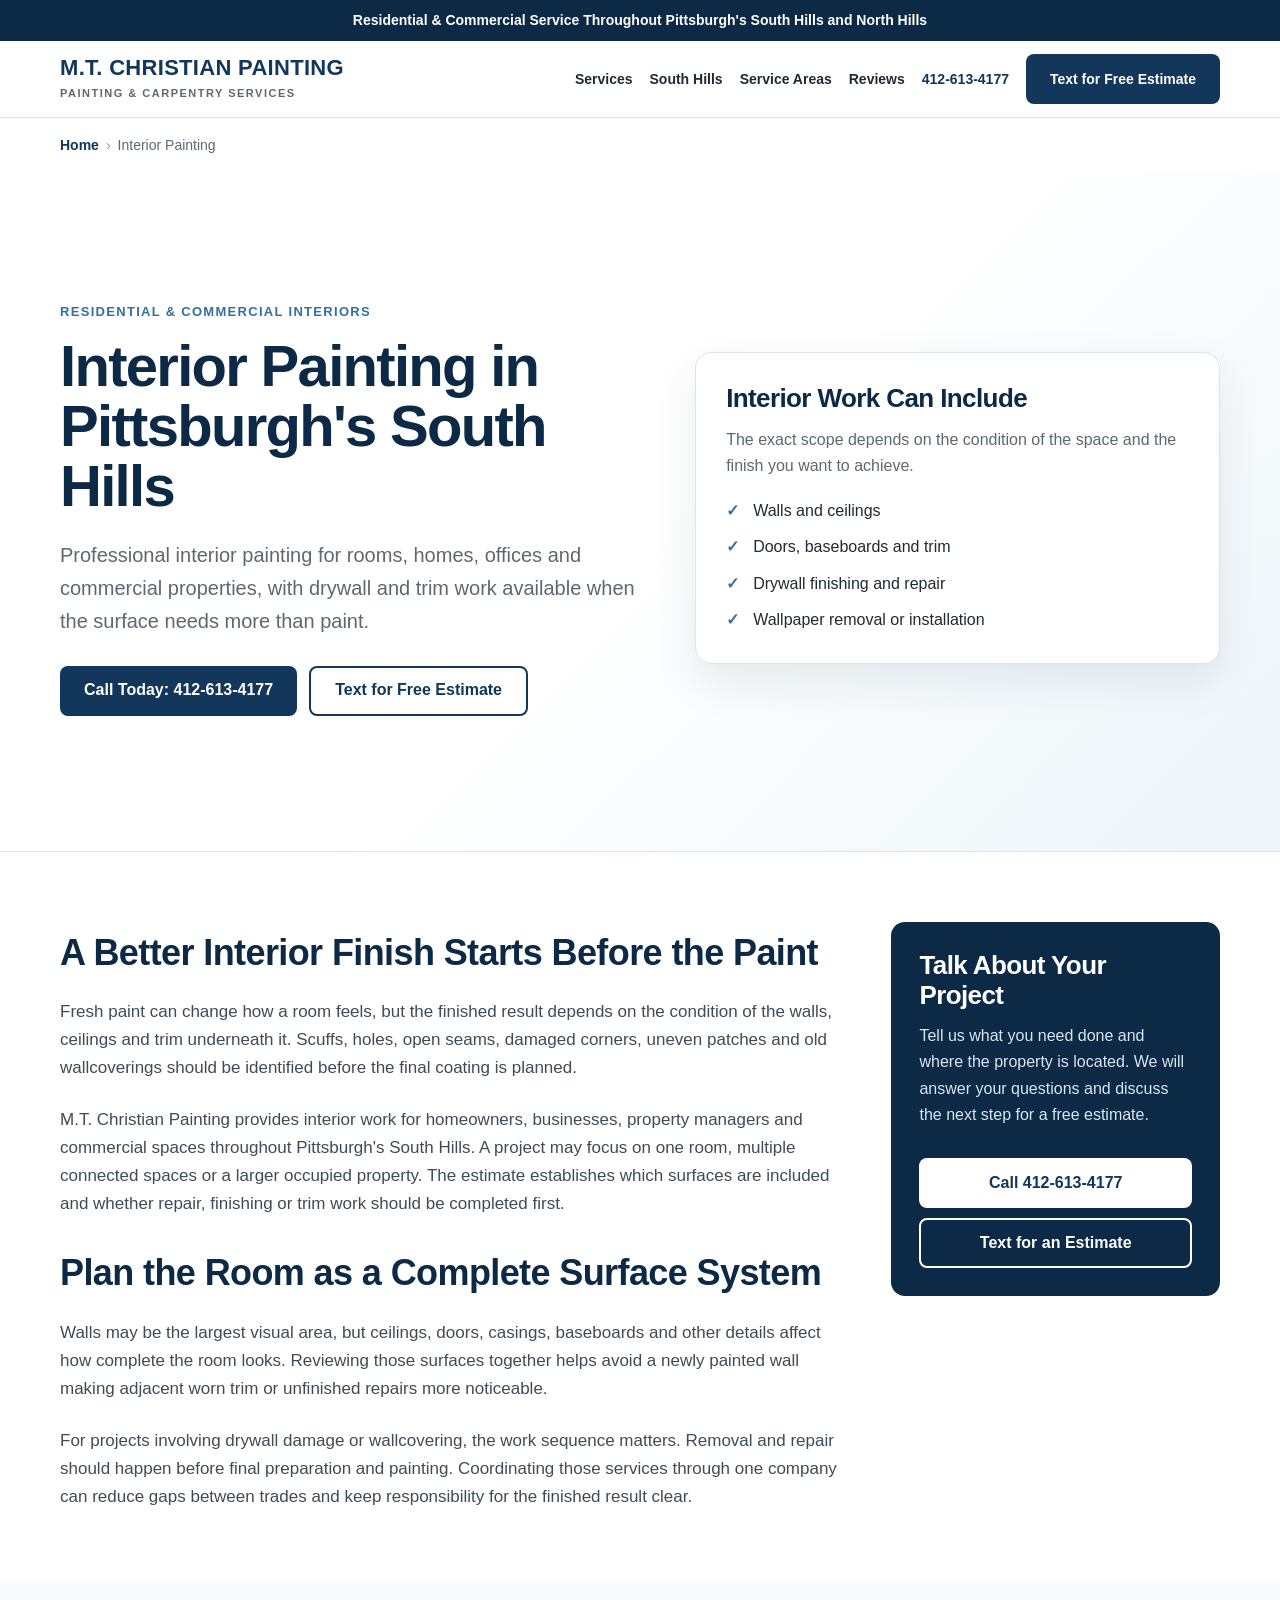
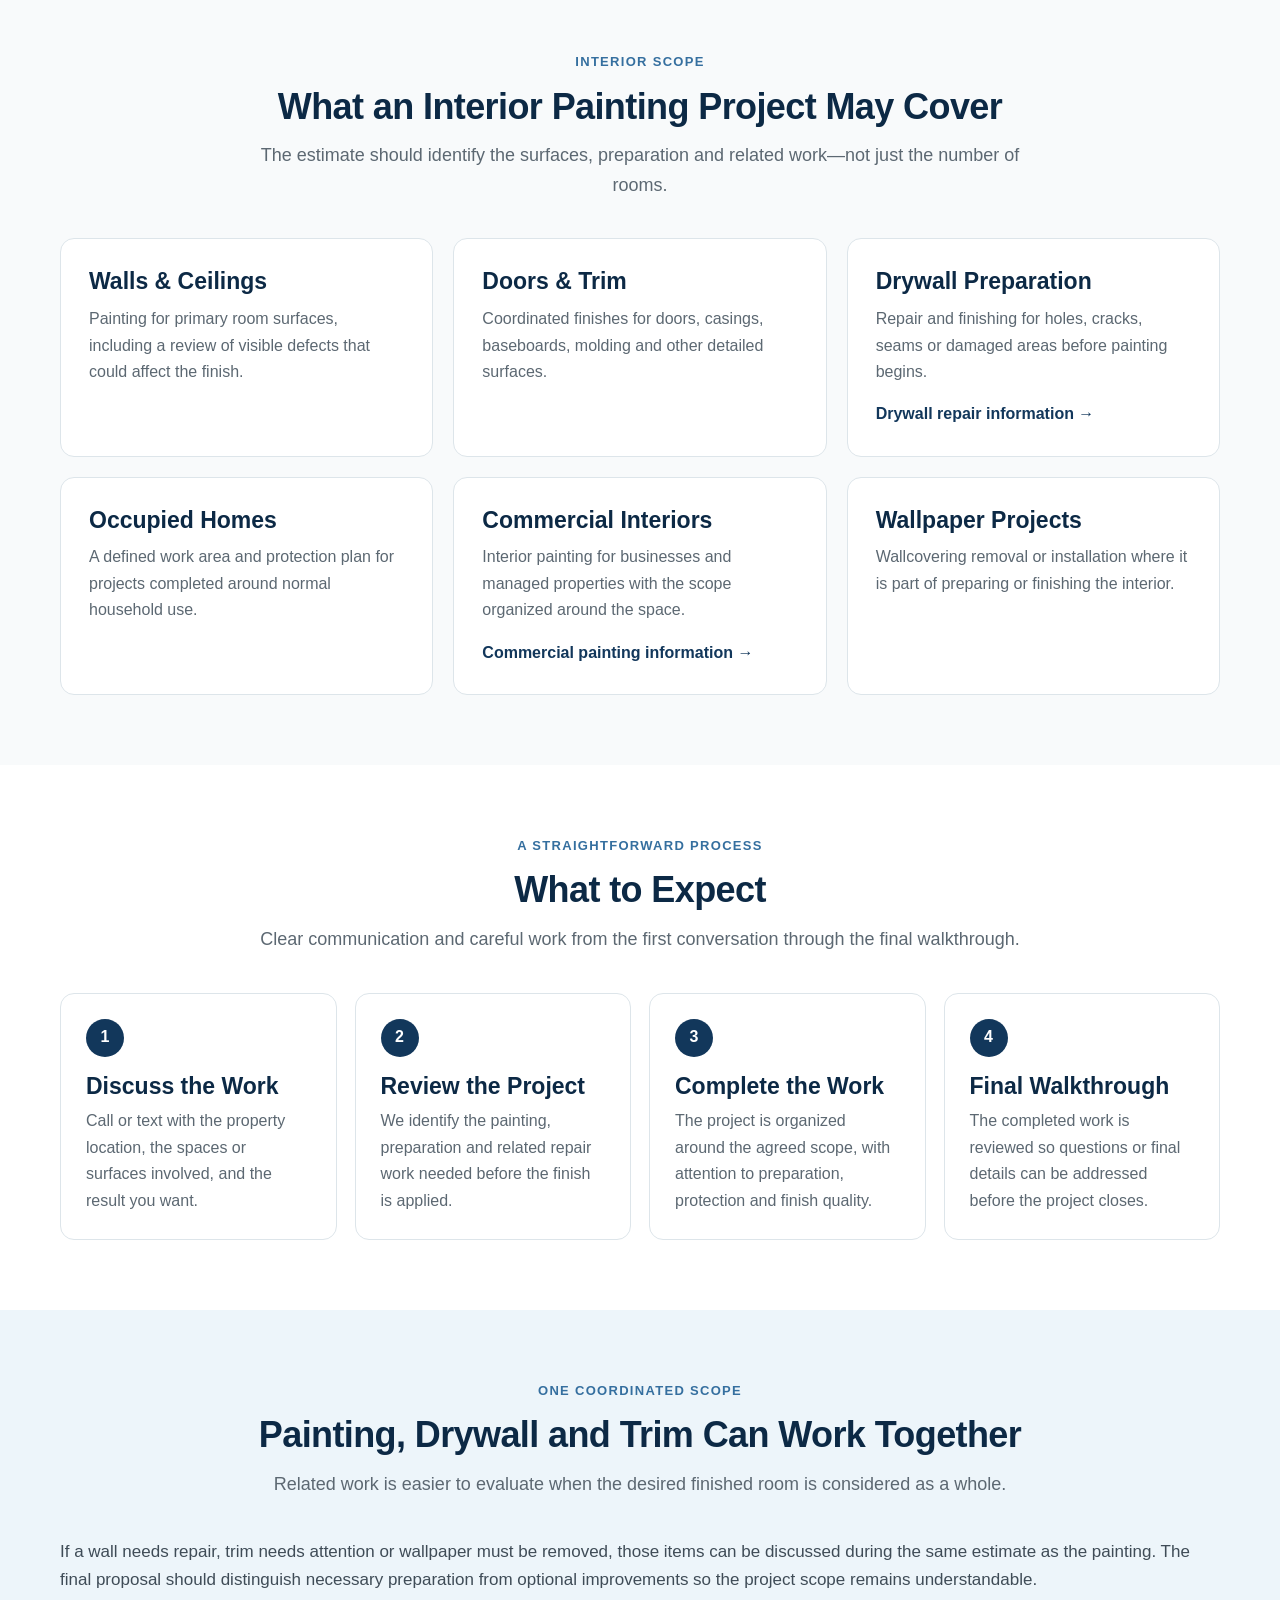
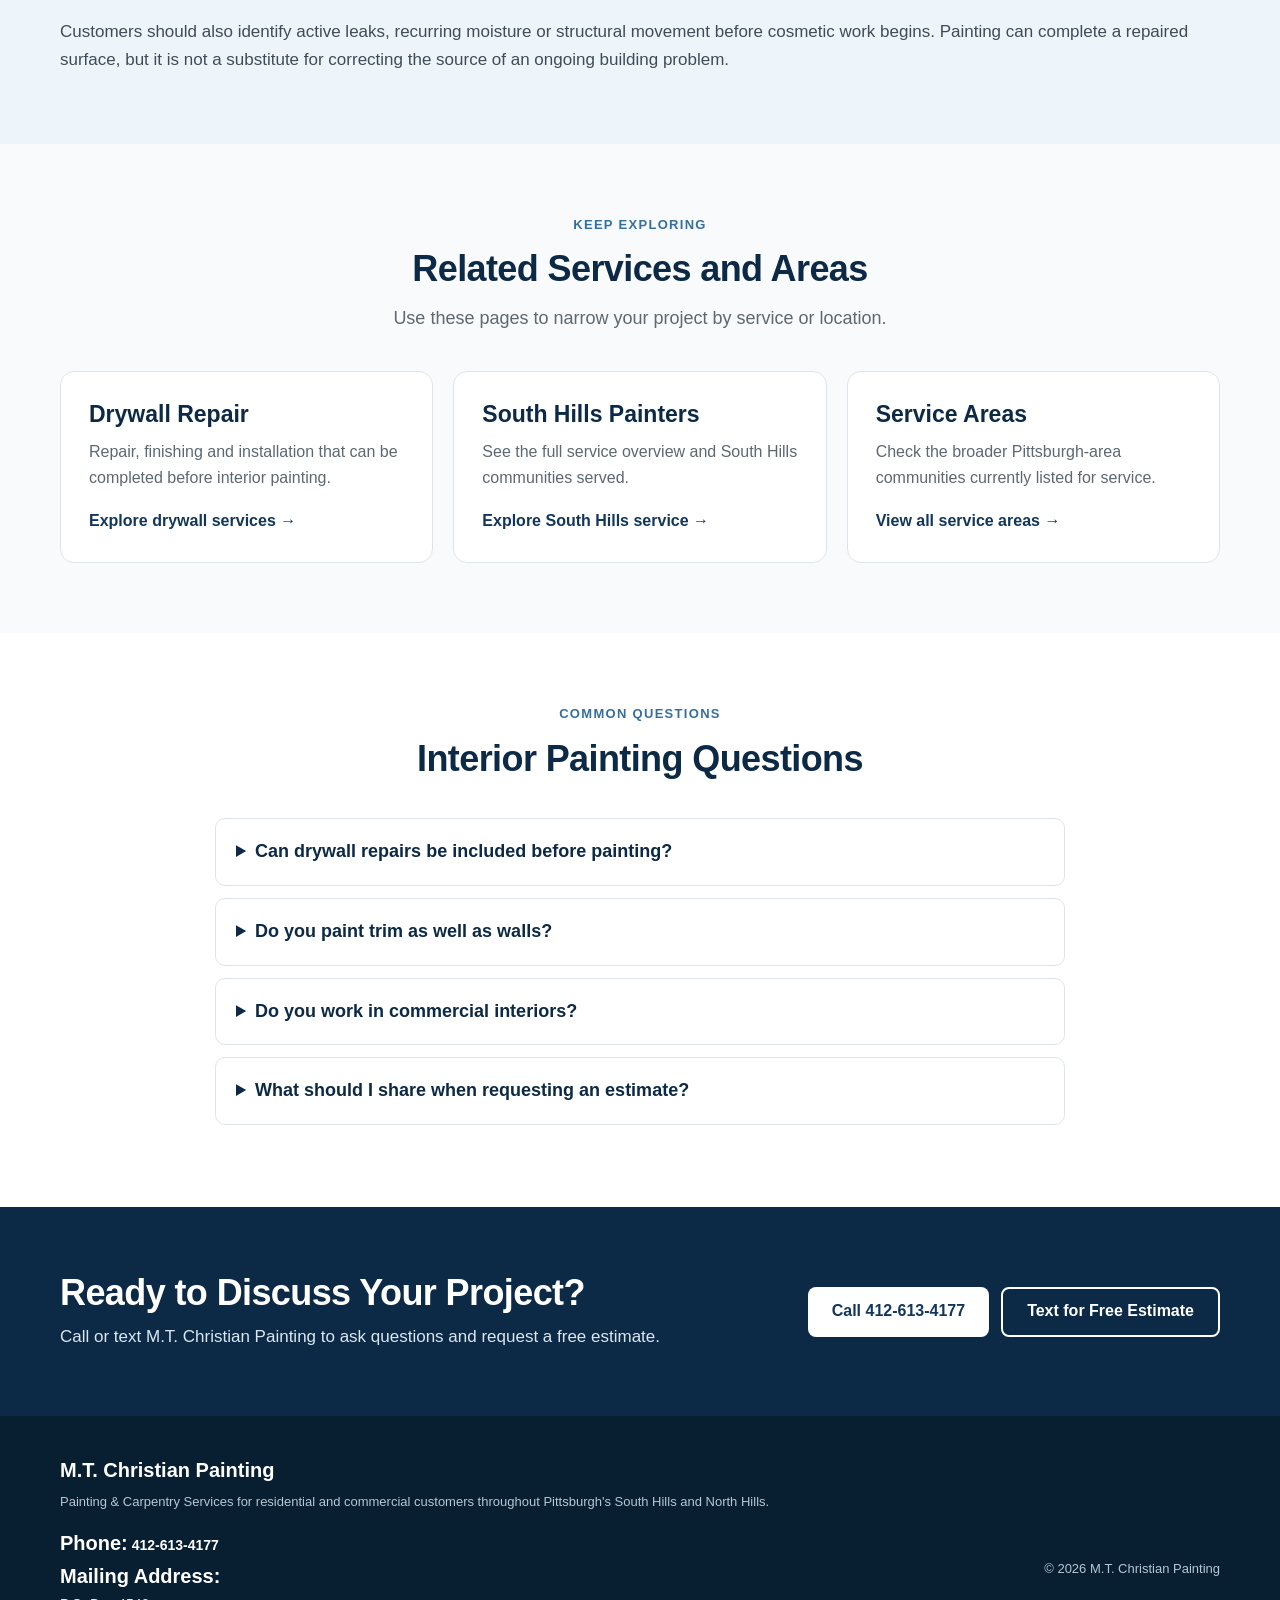
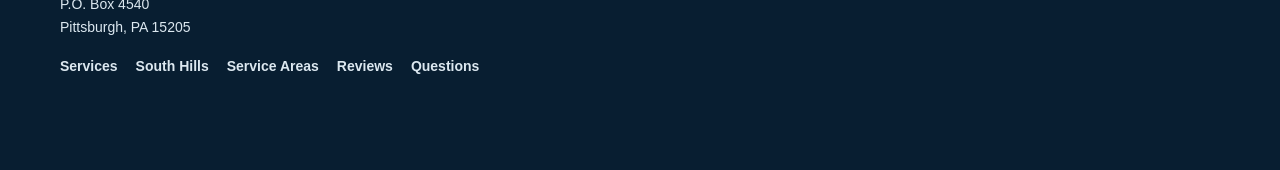
<file: interior-painting-pittsburgh.html>
<!DOCTYPE html>
<html lang="en">
<head>
  <meta charset="UTF-8">
  <meta name="viewport" content="width=device-width, initial-scale=1.0">
  <title>Interior Painting Pittsburgh South Hills | M.T. Christian</title>
  <meta name="description" content="Interior painting for homes and businesses throughout Pittsburgh's South Hills, including walls, ceilings, trim, preparation and related repairs.">
  <meta name="robots" content="index, follow">
  <link rel="canonical" href="https://www.mtchristianpainting.com/interior-painting-pittsburgh.html">
  <link rel="stylesheet" href="styles.css">
  <script type="application/ld+json">{"@context":"https://schema.org","@graph":[{"@type":"WebPage","@id":"https://www.mtchristianpainting.com/interior-painting-pittsburgh.html#webpage","url":"https://www.mtchristianpainting.com/interior-painting-pittsburgh.html","name":"Interior Painting Pittsburgh South Hills | M.T. Christian","description":"Interior painting for homes and businesses throughout Pittsburgh's South Hills, including walls, ceilings, trim, preparation and related repairs.","isPartOf":{"@id":"https://www.mtchristianpainting.com/#website"}},{"@type":"BreadcrumbList","itemListElement":[{"@type":"ListItem","position":1,"name":"Home","item":"https://www.mtchristianpainting.com/"},{"@type":"ListItem","position":2,"name":"Interior Painting","item":"https://www.mtchristianpainting.com/interior-painting-pittsburgh.html"}]},{"@type":"Service","name":"Interior Painting in Pittsburgh's South Hills","description":"Interior painting for homes and businesses throughout Pittsburgh's South Hills, including walls, ceilings, trim, preparation and related repairs.","url":"https://www.mtchristianpainting.com/interior-painting-pittsburgh.html","provider":{"@type":["LocalBusiness","HousePainter"],"name":"M.T. Christian Painting","url":"https://www.mtchristianpainting.com/","telephone":"+1-412-613-4177"},"areaServed":[{"@type":"Place","name":"Pittsburgh South Hills"},{"@type":"Place","name":"Mt. Lebanon"},{"@type":"Place","name":"Upper St. Clair"},{"@type":"Place","name":"Bethel Park"},{"@type":"Place","name":"Peters Township"}]}]}</script>
</head>
<body>
<div class="topbar">Residential &amp; Commercial Service Throughout Pittsburgh's South Hills and North Hills</div>
<header>
  <div class="container header-inner">
    <a class="brand" href="index.html"><strong>M.T. CHRISTIAN PAINTING</strong><span>Painting &amp; Carpentry Services</span></a>
    <nav aria-label="Primary navigation">
      <a href="services.html">Services</a>
      <a href="south-hills-painters.html">South Hills</a>
      <a href="service-areas.html">Service Areas</a>
      <a href="reviews.html">Reviews</a>
      <a class="header-phone" href="tel:14126134177">412-613-4177</a>
      <a class="button button-primary" href="sms:+14126134177?body=I%20am%20requesting%20a%20call%20to%20schedule%20an%20estimate.">Text for Free Estimate</a>
    </nav>
    <button class="mobile-menu-button" type="button" aria-label="Open menu" aria-expanded="false" onclick="toggleMenu(this)">☰</button>
  </div>
  <div class="mobile-nav" id="mobileNav">
    <a href="services.html">Services</a>
    <a href="south-hills-painters.html">South Hills Painters</a>
    <a href="service-areas.html">Service Areas</a>
    <a href="reviews.html">Reviews</a>
    <a href="questions.html">Questions</a>
    <a href="tel:14126134177">Call 412-613-4177</a>
  </div>
</header>
<main>
  <div class="container breadcrumbs"><a href="index.html">Home</a><span>›</span>Interior Painting</div>
  <section class="page-hero">
    <div class="container page-hero-grid">
      <div><div class="eyebrow">Residential & Commercial Interiors</div><h1>Interior Painting in Pittsburgh's South Hills</h1><p class="hero-lead">Professional interior painting for rooms, homes, offices and commercial properties, with drywall and trim work available when the surface needs more than paint.</p><div class="hero-buttons"><a class="button button-primary" href="tel:14126134177">Call Today: 412-613-4177</a><a class="button button-secondary" href="sms:+14126134177?body=I%20am%20requesting%20a%20call%20to%20schedule%20an%20estimate.">Text for Free Estimate</a></div></div>
      <aside class="hero-panel"><h2>Interior Work Can Include</h2><p>The exact scope depends on the condition of the space and the finish you want to achieve.</p><ul class="check-list"><li>Walls and ceilings</li><li>Doors, baseboards and trim</li><li>Drywall finishing and repair</li><li>Wallpaper removal or installation</li></ul></aside>
    </div>
  </section>
  <section><div class="container content-grid"><div class="prose"><h2>A Better Interior Finish Starts Before the Paint</h2><p>Fresh paint can change how a room feels, but the finished result depends on the condition of the walls, ceilings and trim underneath it. Scuffs, holes, open seams, damaged corners, uneven patches and old wallcoverings should be identified before the final coating is planned.</p><p>M.T. Christian Painting provides interior work for homeowners, businesses, property managers and commercial spaces throughout Pittsburgh's South Hills. A project may focus on one room, multiple connected spaces or a larger occupied property. The estimate establishes which surfaces are included and whether repair, finishing or trim work should be completed first.</p><h2>Plan the Room as a Complete Surface System</h2><p>Walls may be the largest visual area, but ceilings, doors, casings, baseboards and other details affect how complete the room looks. Reviewing those surfaces together helps avoid a newly painted wall making adjacent worn trim or unfinished repairs more noticeable.</p><p>For projects involving drywall damage or wallcovering, the work sequence matters. Removal and repair should happen before final preparation and painting. Coordinating those services through one company can reduce gaps between trades and keep responsibility for the finished result clear.</p></div>
    <aside class="sidebar-card"><h2>Talk About Your Project</h2><p>Tell us what you need done and where the property is located. We will answer your questions and discuss the next step for a free estimate.</p><a class="button button-primary" href="tel:14126134177">Call 412-613-4177</a><a class="button button-secondary" href="sms:+14126134177?body=I%20am%20requesting%20a%20call%20to%20schedule%20an%20estimate.">Text for an Estimate</a></aside>
  </div></section>
  <section class="section-alt"><div class="container"><div class="section-heading"><div class="eyebrow">Interior Scope</div><h2>What an Interior Painting Project May Cover</h2><p>The estimate should identify the surfaces, preparation and related work—not just the number of rooms.</p></div><div class="card-grid"><article class="card">
  <h3>Walls & Ceilings</h3>
  <p>Painting for primary room surfaces, including a review of visible defects that could affect the finish.</p>
</article>
<article class="card">
  <h3>Doors & Trim</h3>
  <p>Coordinated finishes for doors, casings, baseboards, molding and other detailed surfaces.</p>
</article>
<article class="card">
  <h3>Drywall Preparation</h3>
  <p>Repair and finishing for holes, cracks, seams or damaged areas before painting begins.</p>
  <a class="text-link" href="drywall-repair-pittsburgh.html">Drywall repair information →</a>
</article>
<article class="card">
  <h3>Occupied Homes</h3>
  <p>A defined work area and protection plan for projects completed around normal household use.</p>
</article>
<article class="card">
  <h3>Commercial Interiors</h3>
  <p>Interior painting for businesses and managed properties with the scope organized around the space.</p>
  <a class="text-link" href="commercial-painting-pittsburgh.html">Commercial painting information →</a>
</article>
<article class="card">
  <h3>Wallpaper Projects</h3>
  <p>Wallcovering removal or installation where it is part of preparing or finishing the interior.</p>
</article></div></div></section>
  <section><div class="container"><div class="section-heading"><div class="eyebrow">A Straightforward Process</div><h2>What to Expect</h2><p>Clear communication and careful work from the first conversation through the final walkthrough.</p></div><div class="process-grid">
    <article class="process-step"><div class="step-number">1</div><h3>Discuss the Work</h3><p>Call or text with the property location, the spaces or surfaces involved, and the result you want.</p></article>
    <article class="process-step"><div class="step-number">2</div><h3>Review the Project</h3><p>We identify the painting, preparation and related repair work needed before the finish is applied.</p></article>
    <article class="process-step"><div class="step-number">3</div><h3>Complete the Work</h3><p>The project is organized around the agreed scope, with attention to preparation, protection and finish quality.</p></article>
    <article class="process-step"><div class="step-number">4</div><h3>Final Walkthrough</h3><p>The completed work is reviewed so questions or final details can be addressed before the project closes.</p></article>
  </div></div></section>
<section class="section-blue"><div class="container">
  <div class="section-heading"><div class="eyebrow">One Coordinated Scope</div><h2>Painting, Drywall and Trim Can Work Together</h2><p>Related work is easier to evaluate when the desired finished room is considered as a whole.</p></div>
<div class="prose"><p>If a wall needs repair, trim needs attention or wallpaper must be removed, those items can be discussed during the same estimate as the painting. The final proposal should distinguish necessary preparation from optional improvements so the project scope remains understandable.</p><p>Customers should also identify active leaks, recurring moisture or structural movement before cosmetic work begins. Painting can complete a repaired surface, but it is not a substitute for correcting the source of an ongoing building problem.</p></div>
</div></section>
  <section class="section-alt"><div class="container"><div class="section-heading"><div class="eyebrow">Keep Exploring</div><h2>Related Services and Areas</h2><p>Use these pages to narrow your project by service or location.</p></div><div class="card-grid"><article class="card">
  <h3>Drywall Repair</h3>
  <p>Repair, finishing and installation that can be completed before interior painting.</p>
  <a class="text-link" href="drywall-repair-pittsburgh.html">Explore drywall services →</a>
</article>
<article class="card">
  <h3>South Hills Painters</h3>
  <p>See the full service overview and South Hills communities served.</p>
  <a class="text-link" href="south-hills-painters.html">Explore South Hills service →</a>
</article>
<article class="card">
  <h3>Service Areas</h3>
  <p>Check the broader Pittsburgh-area communities currently listed for service.</p>
  <a class="text-link" href="service-areas.html">View all service areas →</a>
</article></div></div></section>
  <section><div class="container"><div class="section-heading"><div class="eyebrow">Common Questions</div><h2>Interior Painting Questions</h2></div><div class="faq-list"><details><summary>Can drywall repairs be included before painting?</summary><p>Yes. M.T. Christian Painting provides drywall installation, finishing and repair, allowing appropriate repair work to be included in the project scope before the finish coat.</p></details>
<details><summary>Do you paint trim as well as walls?</summary><p>Trim, molding and other finish details can be discussed during the estimate. The proposal should identify exactly which surfaces are included.</p></details>
<details><summary>Do you work in commercial interiors?</summary><p>Yes. Interior painting and related services are available for residential and commercial customers, including businesses and property managers.</p></details>
<details><summary>What should I share when requesting an estimate?</summary><p>Share the property location, rooms or spaces involved, surfaces you want painted, known damage, wallpaper concerns and any timing requirements that affect the project.</p></details></div></div></section>
  <section class="cta"><div class="container cta-inner"><div><h2>Ready to Discuss Your Project?</h2><p>Call or text M.T. Christian Painting to ask questions and request a free estimate.</p></div><div class="cta-buttons"><a class="button button-primary" href="tel:14126134177">Call 412-613-4177</a><a class="button button-secondary" href="sms:+14126134177?body=I%20am%20requesting%20a%20call%20to%20schedule%20an%20estimate.">Text for Free Estimate</a></div></div></section>
</main>
<footer>
  <div class="container footer-grid">
    <div class="footer-brand">
      <strong>M.T. Christian Painting</strong>
      <p>Painting &amp; Carpentry Services for residential and commercial customers throughout Pittsburgh's South Hills and North Hills.</p>
      <div class="footer-contact"><div><strong>Phone:</strong> <a href="tel:14126134177">412-613-4177</a></div><div><strong>Mailing Address:</strong><br>P.O. Box 4540<br>Pittsburgh, PA 15205</div></div>
      <div class="footer-links"><a href="services.html">Services</a><a href="south-hills-painters.html">South Hills</a><a href="service-areas.html">Service Areas</a><a href="reviews.html">Reviews</a><a href="questions.html">Questions</a></div>
    </div>
    <div class="copyright">© 2026 M.T. Christian Painting</div>
  </div>
</footer>
<div class="mobile-action-bar" aria-label="Contact M.T. Christian Painting">
  <a class="mobile-call" href="tel:14126134177">☎ Call Today</a>
  <a class="mobile-estimate" href="sms:+14126134177?body=I%20am%20requesting%20a%20call%20to%20schedule%20an%20estimate.">Text Estimate</a>
</div>
<script>
function toggleMenu(button) { const menu = document.getElementById("mobileNav"); const open = menu.classList.toggle("open"); button.setAttribute("aria-expanded", open ? "true" : "false"); }
document.querySelectorAll("#mobileNav a").forEach(function (link) { link.addEventListener("click", function () { document.getElementById("mobileNav").classList.remove("open"); document.querySelector(".mobile-menu-button").setAttribute("aria-expanded", "false"); }); });
</script>
</body>
</html>
</file>
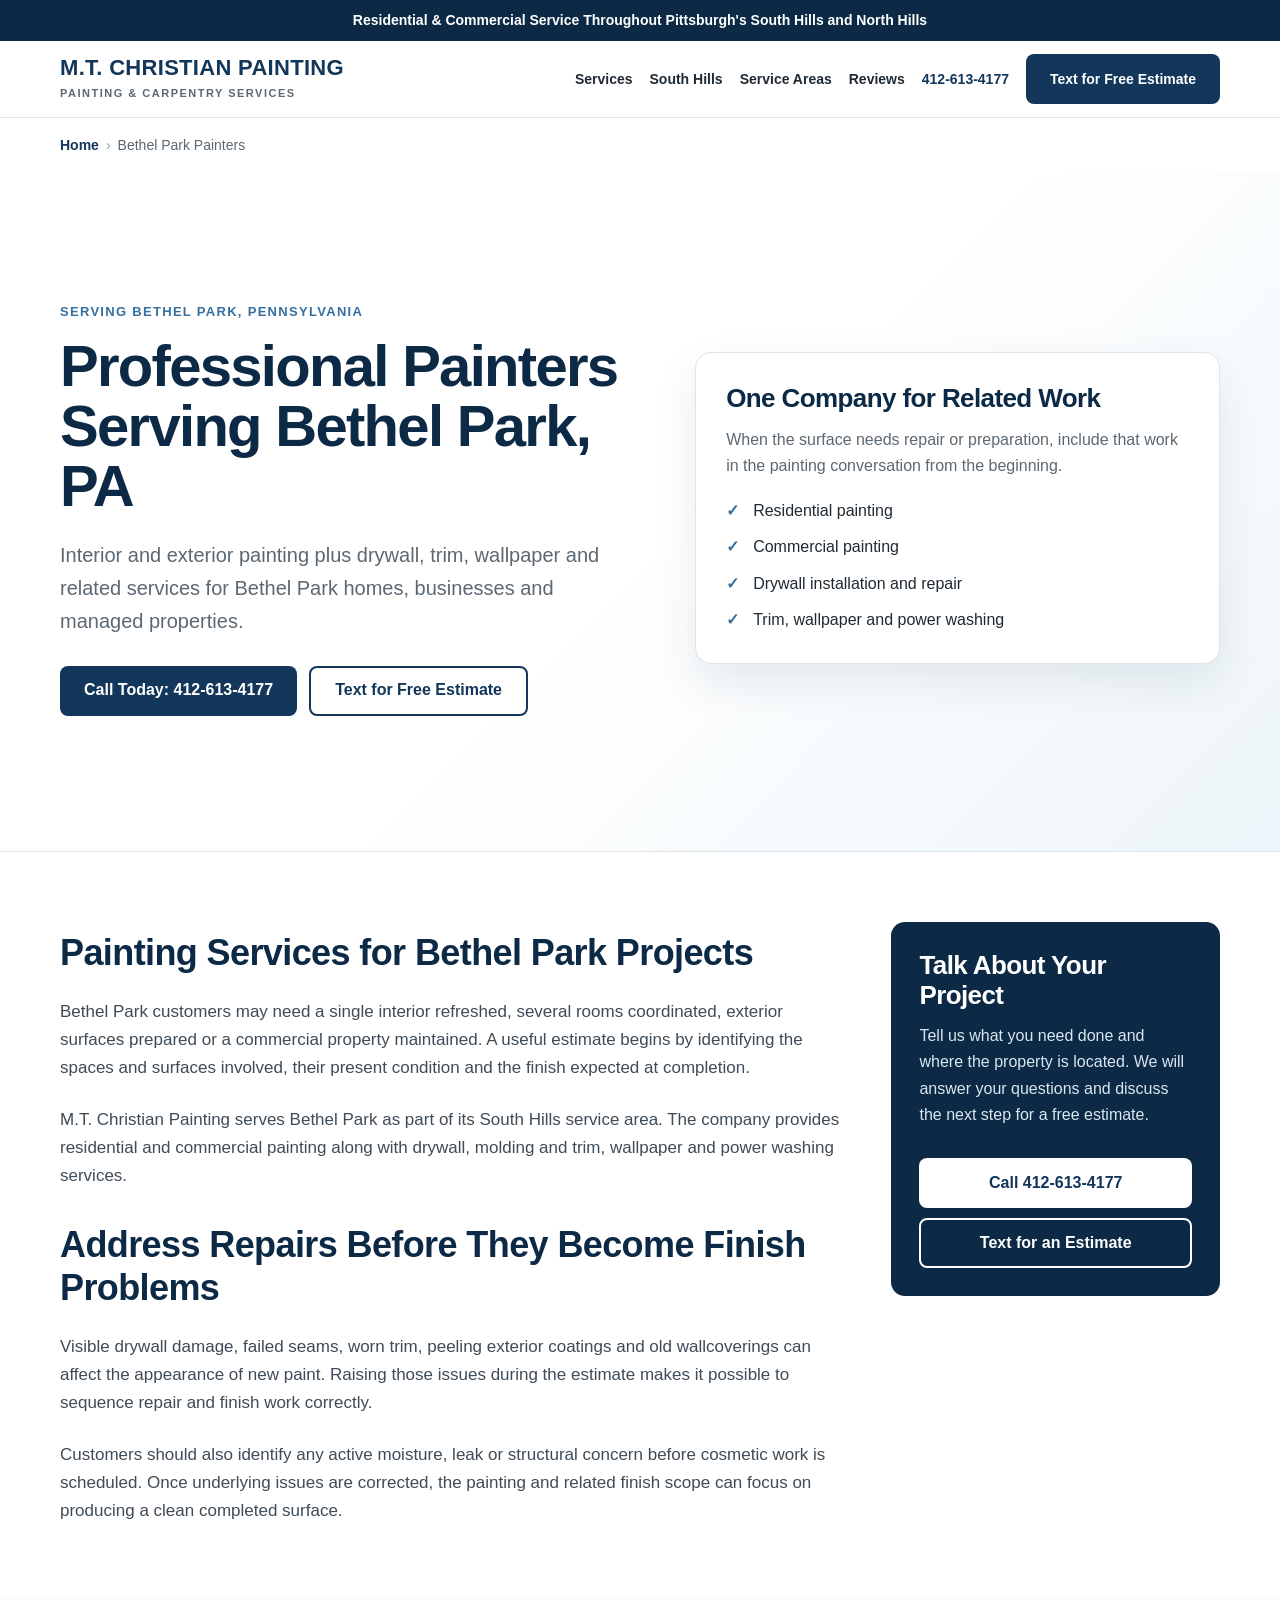
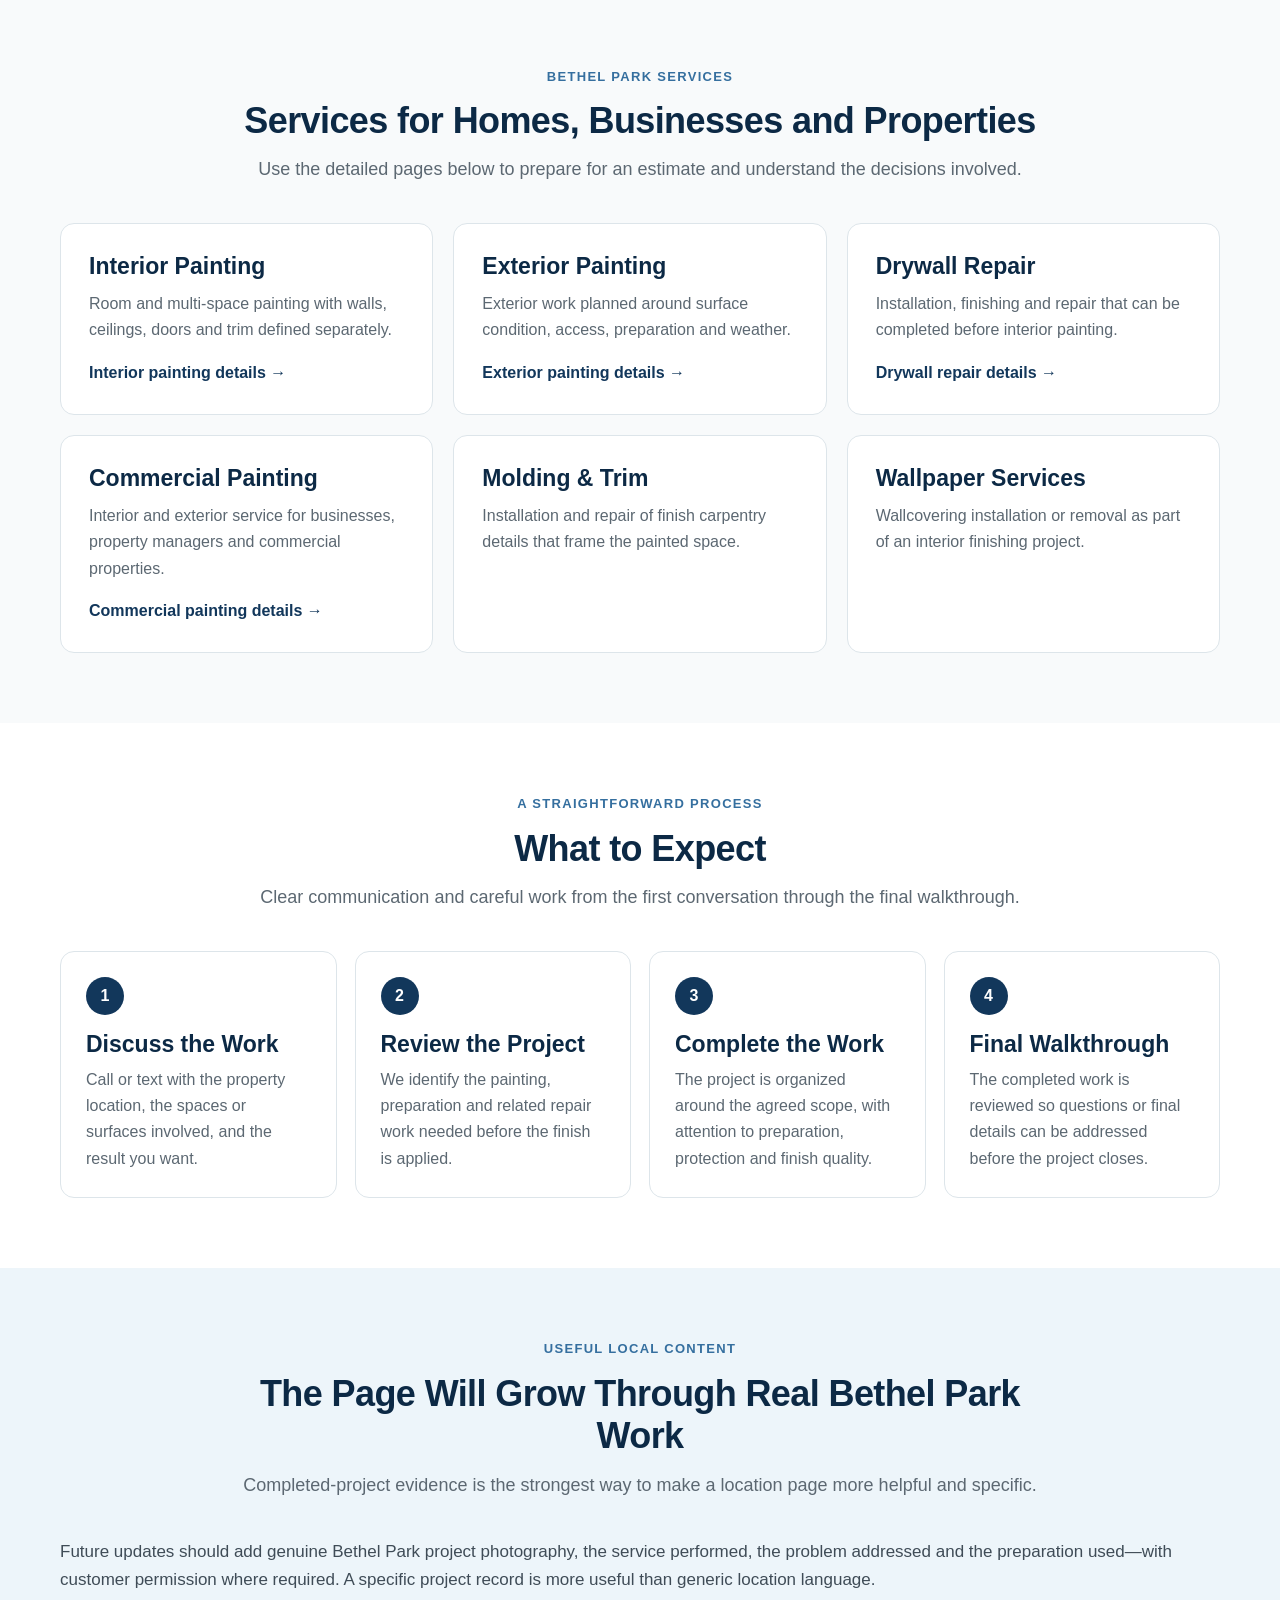
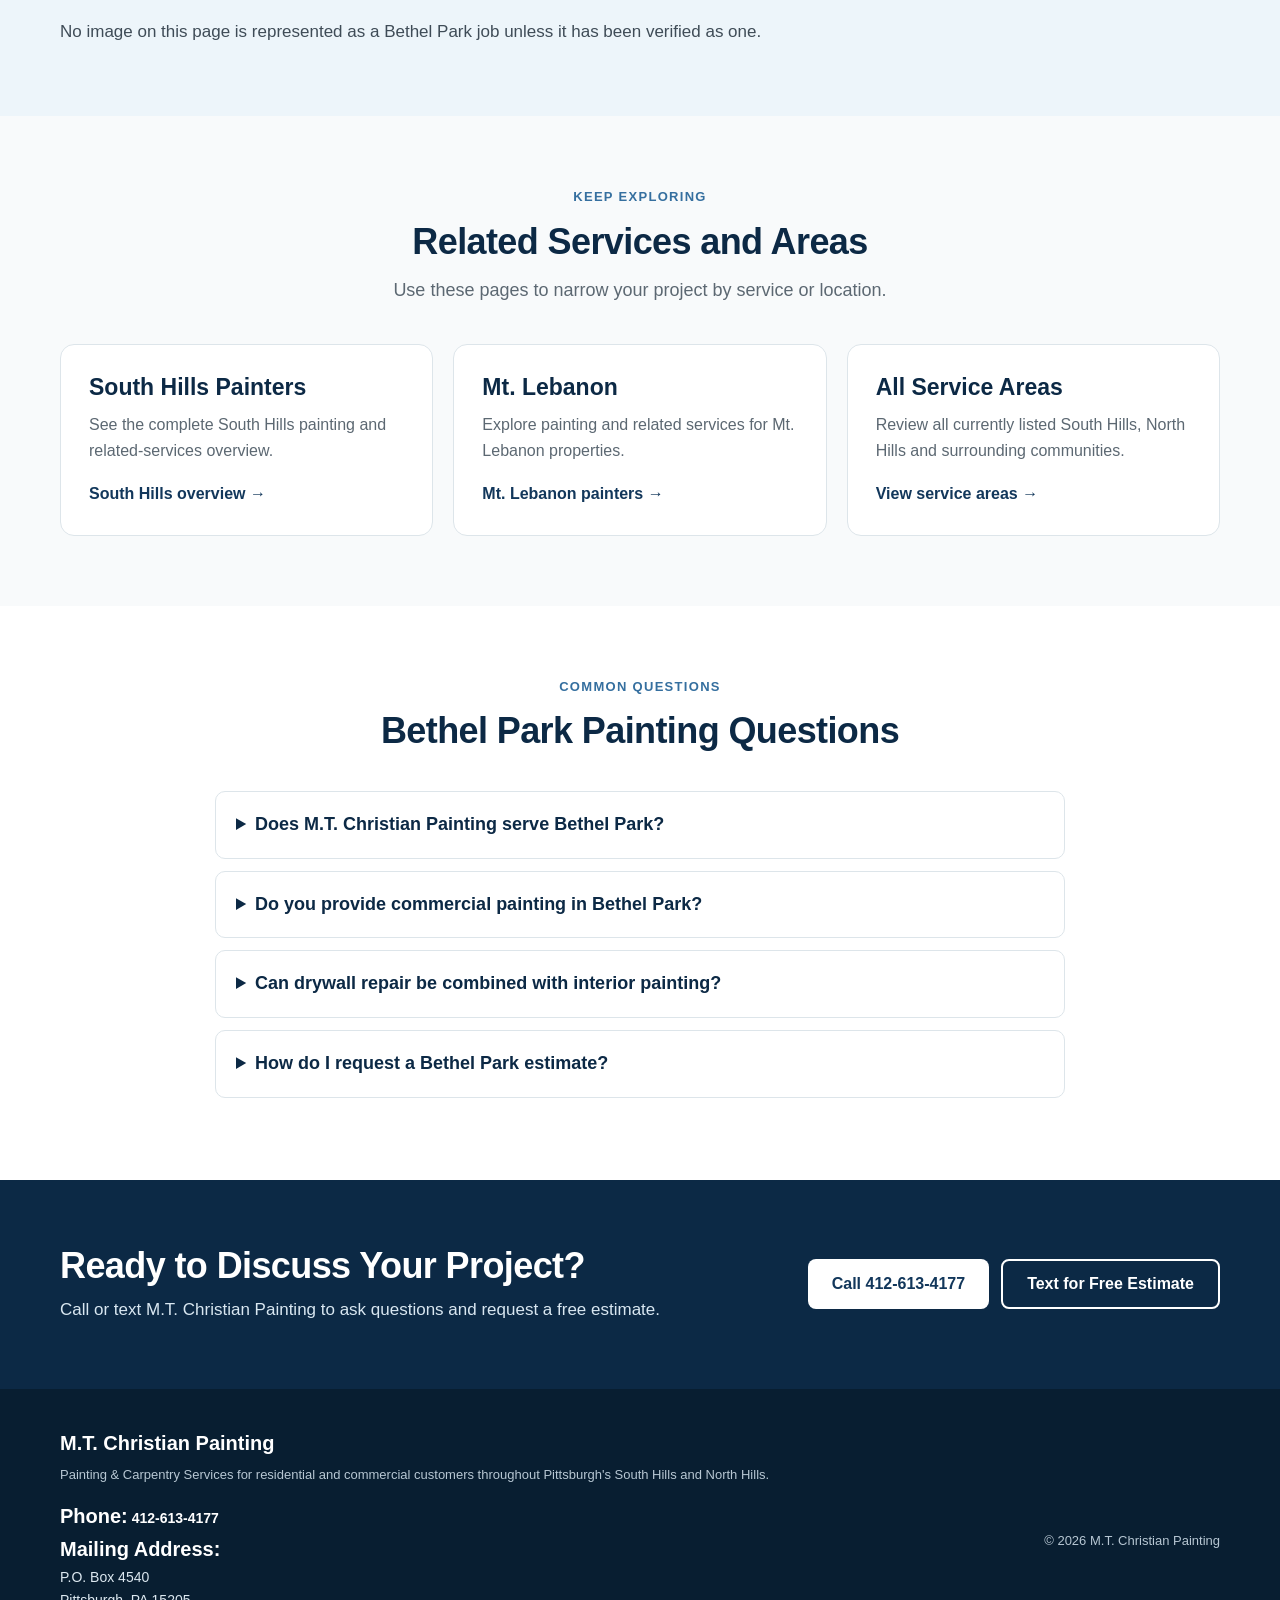
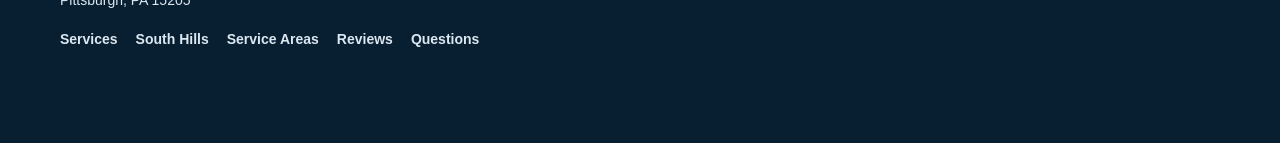
<file: painters-bethel-park.html>
<!DOCTYPE html>
<html lang="en">
<head>
  <meta charset="UTF-8">
  <meta name="viewport" content="width=device-width, initial-scale=1.0">
  <title>Painters in Bethel Park, PA | M.T. Christian Painting</title>
  <meta name="description" content="Professional interior and exterior painting, drywall repair, trim and related services for Bethel Park homes and commercial properties.">
  <meta name="robots" content="index, follow">
  <link rel="canonical" href="https://www.mtchristianpainting.com/painters-bethel-park.html">
  <link rel="stylesheet" href="styles.css">
  <script type="application/ld+json">{"@context":"https://schema.org","@graph":[{"@type":"WebPage","@id":"https://www.mtchristianpainting.com/painters-bethel-park.html#webpage","url":"https://www.mtchristianpainting.com/painters-bethel-park.html","name":"Painters in Bethel Park, PA | M.T. Christian Painting","description":"Professional interior and exterior painting, drywall repair, trim and related services for Bethel Park homes and commercial properties.","isPartOf":{"@id":"https://www.mtchristianpainting.com/#website"}},{"@type":"BreadcrumbList","itemListElement":[{"@type":"ListItem","position":1,"name":"Home","item":"https://www.mtchristianpainting.com/"},{"@type":"ListItem","position":2,"name":"Bethel Park Painters","item":"https://www.mtchristianpainting.com/painters-bethel-park.html"}]},{"@type":"Service","name":"Painting Services in Bethel Park, PA","description":"Professional interior and exterior painting, drywall repair, trim and related services for Bethel Park homes and commercial properties.","url":"https://www.mtchristianpainting.com/painters-bethel-park.html","provider":{"@type":["LocalBusiness","HousePainter"],"name":"M.T. Christian Painting","url":"https://www.mtchristianpainting.com/","telephone":"+1-412-613-4177"},"areaServed":[{"@type":"City","name":"Bethel Park, Pennsylvania"}]}]}</script>
</head>
<body>
<div class="topbar">Residential &amp; Commercial Service Throughout Pittsburgh's South Hills and North Hills</div>
<header>
  <div class="container header-inner">
    <a class="brand" href="index.html"><strong>M.T. CHRISTIAN PAINTING</strong><span>Painting &amp; Carpentry Services</span></a>
    <nav aria-label="Primary navigation">
      <a href="services.html">Services</a>
      <a href="south-hills-painters.html">South Hills</a>
      <a href="service-areas.html">Service Areas</a>
      <a href="reviews.html">Reviews</a>
      <a class="header-phone" href="tel:14126134177">412-613-4177</a>
      <a class="button button-primary" href="sms:+14126134177?body=I%20am%20requesting%20a%20call%20to%20schedule%20an%20estimate.">Text for Free Estimate</a>
    </nav>
    <button class="mobile-menu-button" type="button" aria-label="Open menu" aria-expanded="false" onclick="toggleMenu(this)">☰</button>
  </div>
  <div class="mobile-nav" id="mobileNav">
    <a href="services.html">Services</a>
    <a href="south-hills-painters.html">South Hills Painters</a>
    <a href="service-areas.html">Service Areas</a>
    <a href="reviews.html">Reviews</a>
    <a href="questions.html">Questions</a>
    <a href="tel:14126134177">Call 412-613-4177</a>
  </div>
</header>
<main>
  <div class="container breadcrumbs"><a href="index.html">Home</a><span>›</span>Bethel Park Painters</div>
  <section class="page-hero">
    <div class="container page-hero-grid">
      <div><div class="eyebrow">Serving Bethel Park, Pennsylvania</div><h1>Professional Painters Serving Bethel Park, PA</h1><p class="hero-lead">Interior and exterior painting plus drywall, trim, wallpaper and related services for Bethel Park homes, businesses and managed properties.</p><div class="hero-buttons"><a class="button button-primary" href="tel:14126134177">Call Today: 412-613-4177</a><a class="button button-secondary" href="sms:+14126134177?body=I%20am%20requesting%20a%20call%20to%20schedule%20an%20estimate.">Text for Free Estimate</a></div></div>
      <aside class="hero-panel"><h2>One Company for Related Work</h2><p>When the surface needs repair or preparation, include that work in the painting conversation from the beginning.</p><ul class="check-list"><li>Residential painting</li><li>Commercial painting</li><li>Drywall installation and repair</li><li>Trim, wallpaper and power washing</li></ul></aside>
    </div>
  </section>
  <section><div class="container content-grid"><div class="prose"><h2>Painting Services for Bethel Park Projects</h2><p>Bethel Park customers may need a single interior refreshed, several rooms coordinated, exterior surfaces prepared or a commercial property maintained. A useful estimate begins by identifying the spaces and surfaces involved, their present condition and the finish expected at completion.</p><p>M.T. Christian Painting serves Bethel Park as part of its South Hills service area. The company provides residential and commercial painting along with drywall, molding and trim, wallpaper and power washing services.</p><h2>Address Repairs Before They Become Finish Problems</h2><p>Visible drywall damage, failed seams, worn trim, peeling exterior coatings and old wallcoverings can affect the appearance of new paint. Raising those issues during the estimate makes it possible to sequence repair and finish work correctly.</p><p>Customers should also identify any active moisture, leak or structural concern before cosmetic work is scheduled. Once underlying issues are corrected, the painting and related finish scope can focus on producing a clean completed surface.</p></div>
    <aside class="sidebar-card"><h2>Talk About Your Project</h2><p>Tell us what you need done and where the property is located. We will answer your questions and discuss the next step for a free estimate.</p><a class="button button-primary" href="tel:14126134177">Call 412-613-4177</a><a class="button button-secondary" href="sms:+14126134177?body=I%20am%20requesting%20a%20call%20to%20schedule%20an%20estimate.">Text for an Estimate</a></aside>
  </div></section>
  <section class="section-alt"><div class="container"><div class="section-heading"><div class="eyebrow">Bethel Park Services</div><h2>Services for Homes, Businesses and Properties</h2><p>Use the detailed pages below to prepare for an estimate and understand the decisions involved.</p></div><div class="card-grid"><article class="card">
  <h3>Interior Painting</h3>
  <p>Room and multi-space painting with walls, ceilings, doors and trim defined separately.</p>
  <a class="text-link" href="interior-painting-pittsburgh.html">Interior painting details →</a>
</article>
<article class="card">
  <h3>Exterior Painting</h3>
  <p>Exterior work planned around surface condition, access, preparation and weather.</p>
  <a class="text-link" href="exterior-painting-pittsburgh.html">Exterior painting details →</a>
</article>
<article class="card">
  <h3>Drywall Repair</h3>
  <p>Installation, finishing and repair that can be completed before interior painting.</p>
  <a class="text-link" href="drywall-repair-pittsburgh.html">Drywall repair details →</a>
</article>
<article class="card">
  <h3>Commercial Painting</h3>
  <p>Interior and exterior service for businesses, property managers and commercial properties.</p>
  <a class="text-link" href="commercial-painting-pittsburgh.html">Commercial painting details →</a>
</article>
<article class="card">
  <h3>Molding & Trim</h3>
  <p>Installation and repair of finish carpentry details that frame the painted space.</p>
</article>
<article class="card">
  <h3>Wallpaper Services</h3>
  <p>Wallcovering installation or removal as part of an interior finishing project.</p>
</article></div></div></section>
  <section><div class="container"><div class="section-heading"><div class="eyebrow">A Straightforward Process</div><h2>What to Expect</h2><p>Clear communication and careful work from the first conversation through the final walkthrough.</p></div><div class="process-grid">
    <article class="process-step"><div class="step-number">1</div><h3>Discuss the Work</h3><p>Call or text with the property location, the spaces or surfaces involved, and the result you want.</p></article>
    <article class="process-step"><div class="step-number">2</div><h3>Review the Project</h3><p>We identify the painting, preparation and related repair work needed before the finish is applied.</p></article>
    <article class="process-step"><div class="step-number">3</div><h3>Complete the Work</h3><p>The project is organized around the agreed scope, with attention to preparation, protection and finish quality.</p></article>
    <article class="process-step"><div class="step-number">4</div><h3>Final Walkthrough</h3><p>The completed work is reviewed so questions or final details can be addressed before the project closes.</p></article>
  </div></div></section>
<section class="section-blue"><div class="container">
  <div class="section-heading"><div class="eyebrow">Useful Local Content</div><h2>The Page Will Grow Through Real Bethel Park Work</h2><p>Completed-project evidence is the strongest way to make a location page more helpful and specific.</p></div>
<div class="prose"><p>Future updates should add genuine Bethel Park project photography, the service performed, the problem addressed and the preparation used—with customer permission where required. A specific project record is more useful than generic location language.</p><p>No image on this page is represented as a Bethel Park job unless it has been verified as one.</p></div>
</div></section>
  <section class="section-alt"><div class="container"><div class="section-heading"><div class="eyebrow">Keep Exploring</div><h2>Related Services and Areas</h2><p>Use these pages to narrow your project by service or location.</p></div><div class="card-grid"><article class="card">
  <h3>South Hills Painters</h3>
  <p>See the complete South Hills painting and related-services overview.</p>
  <a class="text-link" href="south-hills-painters.html">South Hills overview →</a>
</article>
<article class="card">
  <h3>Mt. Lebanon</h3>
  <p>Explore painting and related services for Mt. Lebanon properties.</p>
  <a class="text-link" href="painters-mt-lebanon.html">Mt. Lebanon painters →</a>
</article>
<article class="card">
  <h3>All Service Areas</h3>
  <p>Review all currently listed South Hills, North Hills and surrounding communities.</p>
  <a class="text-link" href="service-areas.html">View service areas →</a>
</article></div></div></section>
  <section><div class="container"><div class="section-heading"><div class="eyebrow">Common Questions</div><h2>Bethel Park Painting Questions</h2></div><div class="faq-list"><details><summary>Does M.T. Christian Painting serve Bethel Park?</summary><p>Yes. Bethel Park is included in the company's current South Hills service area.</p></details>
<details><summary>Do you provide commercial painting in Bethel Park?</summary><p>Yes. M.T. Christian Painting provides residential and commercial painting and works with businesses and property managers.</p></details>
<details><summary>Can drywall repair be combined with interior painting?</summary><p>Yes. Drywall installation, finishing and repair can be discussed as part of the project before the interior finish is applied.</p></details>
<details><summary>How do I request a Bethel Park estimate?</summary><p>Call 412-613-4177 or text with the Bethel Park property location, the included spaces or exterior surfaces and any known preparation or repair concerns.</p></details></div></div></section>
  <section class="cta"><div class="container cta-inner"><div><h2>Ready to Discuss Your Project?</h2><p>Call or text M.T. Christian Painting to ask questions and request a free estimate.</p></div><div class="cta-buttons"><a class="button button-primary" href="tel:14126134177">Call 412-613-4177</a><a class="button button-secondary" href="sms:+14126134177?body=I%20am%20requesting%20a%20call%20to%20schedule%20an%20estimate.">Text for Free Estimate</a></div></div></section>
</main>
<footer>
  <div class="container footer-grid">
    <div class="footer-brand">
      <strong>M.T. Christian Painting</strong>
      <p>Painting &amp; Carpentry Services for residential and commercial customers throughout Pittsburgh's South Hills and North Hills.</p>
      <div class="footer-contact"><div><strong>Phone:</strong> <a href="tel:14126134177">412-613-4177</a></div><div><strong>Mailing Address:</strong><br>P.O. Box 4540<br>Pittsburgh, PA 15205</div></div>
      <div class="footer-links"><a href="services.html">Services</a><a href="south-hills-painters.html">South Hills</a><a href="service-areas.html">Service Areas</a><a href="reviews.html">Reviews</a><a href="questions.html">Questions</a></div>
    </div>
    <div class="copyright">© 2026 M.T. Christian Painting</div>
  </div>
</footer>
<div class="mobile-action-bar" aria-label="Contact M.T. Christian Painting">
  <a class="mobile-call" href="tel:14126134177">☎ Call Today</a>
  <a class="mobile-estimate" href="sms:+14126134177?body=I%20am%20requesting%20a%20call%20to%20schedule%20an%20estimate.">Text Estimate</a>
</div>
<script>
function toggleMenu(button) { const menu = document.getElementById("mobileNav"); const open = menu.classList.toggle("open"); button.setAttribute("aria-expanded", open ? "true" : "false"); }
document.querySelectorAll("#mobileNav a").forEach(function (link) { link.addEventListener("click", function () { document.getElementById("mobileNav").classList.remove("open"); document.querySelector(".mobile-menu-button").setAttribute("aria-expanded", "false"); }); });
</script>
</body>
</html>
</file>
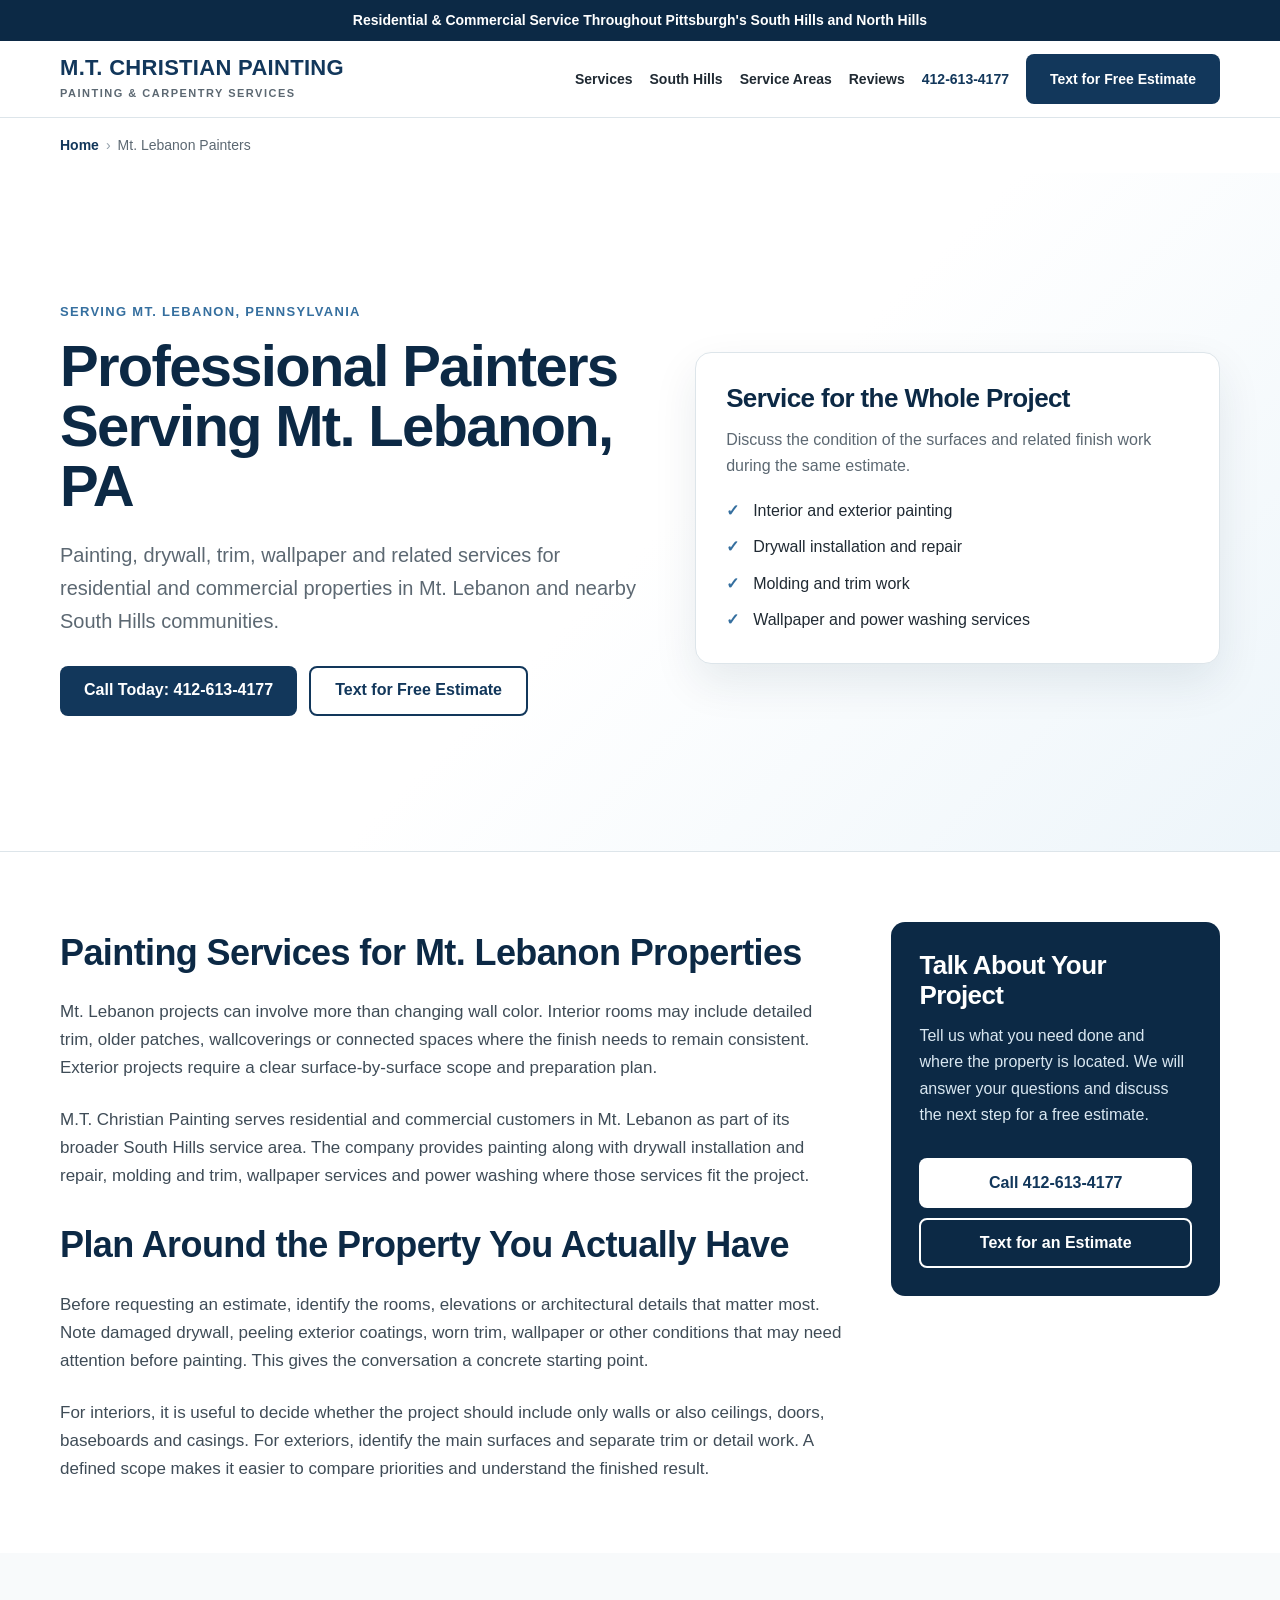
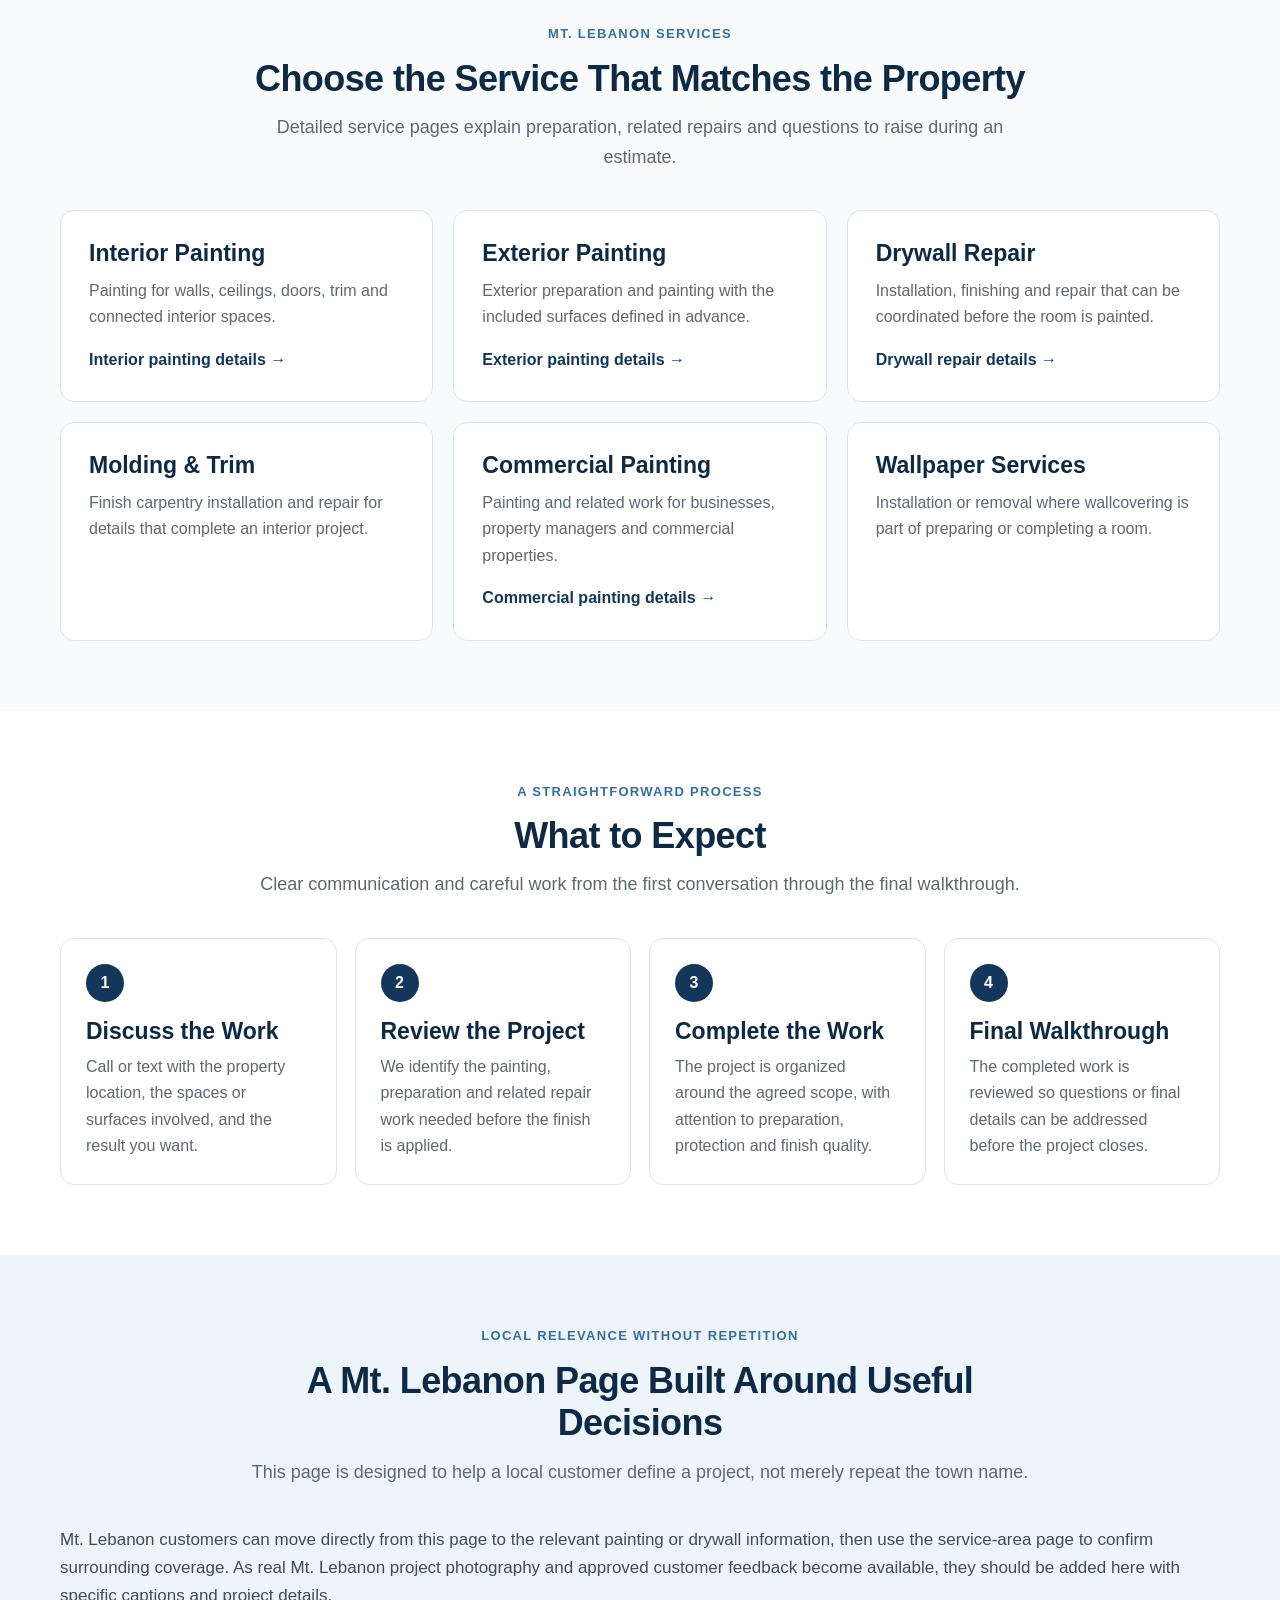
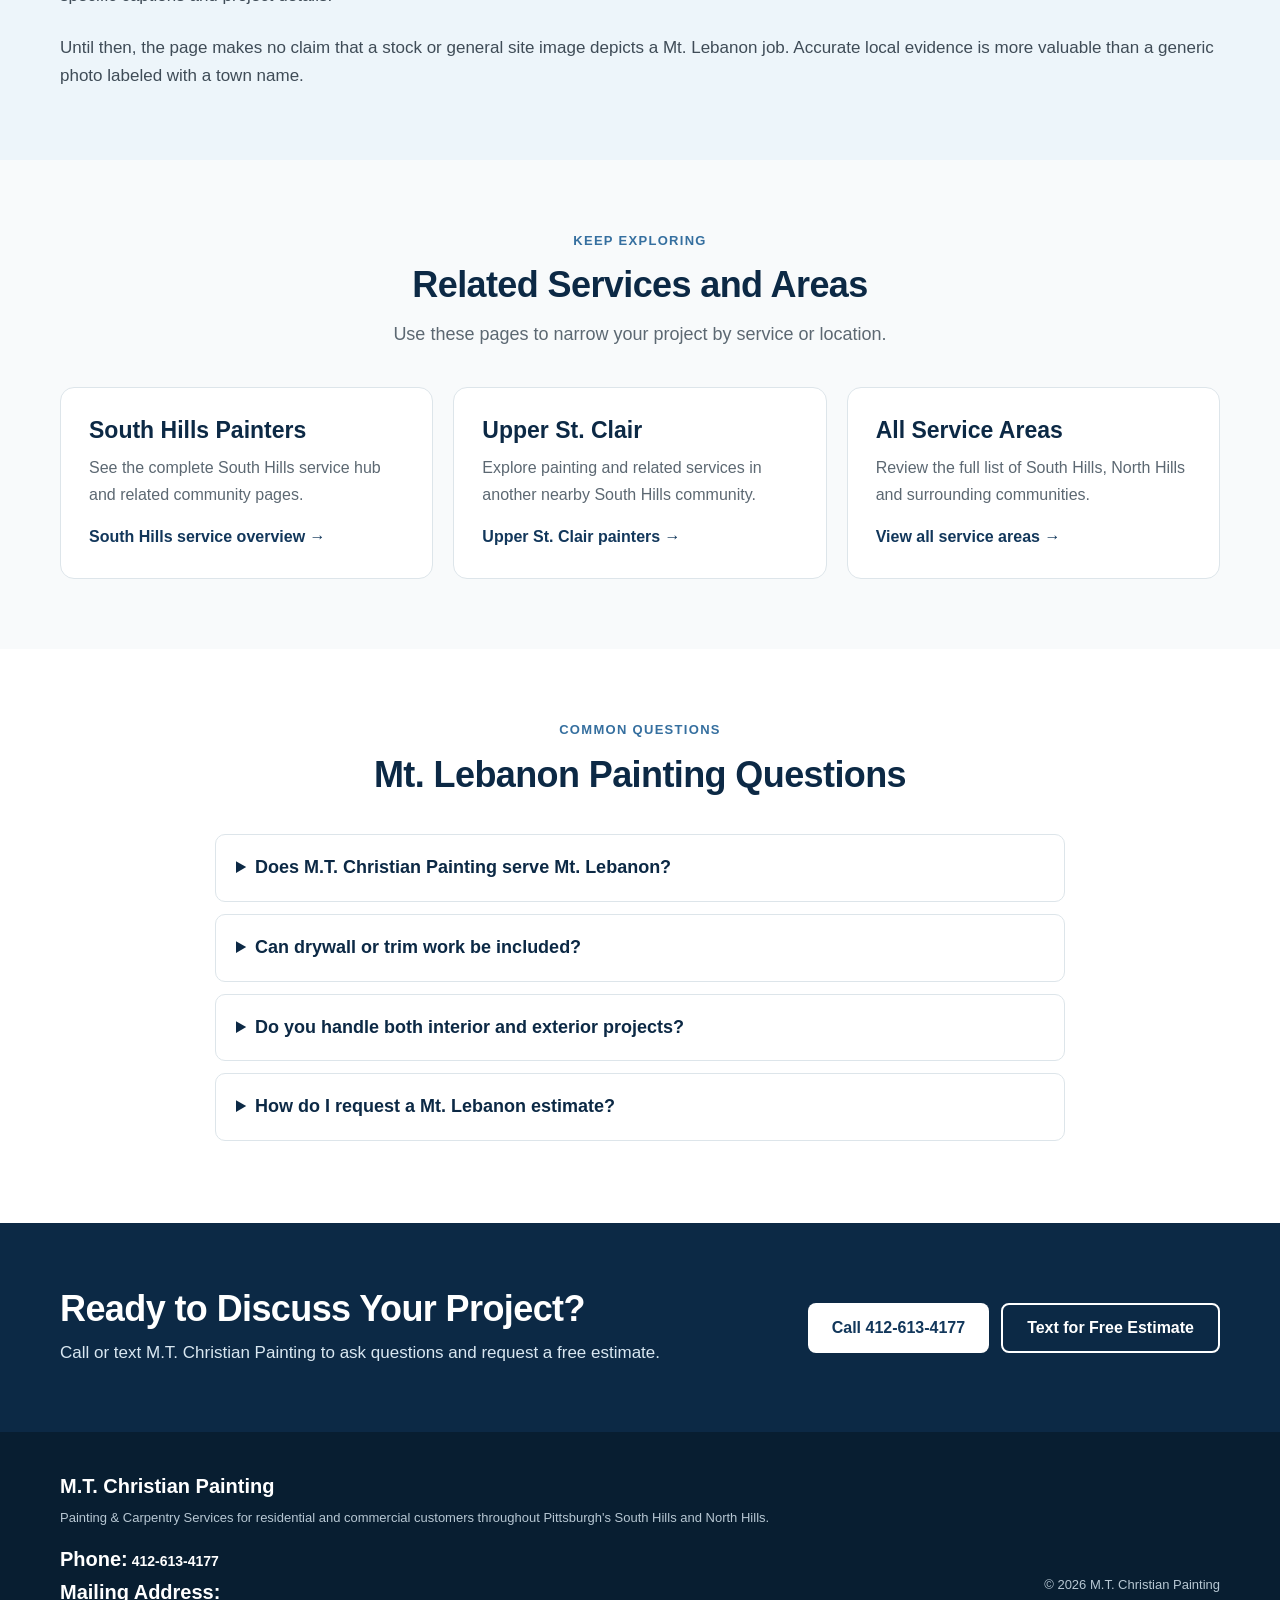
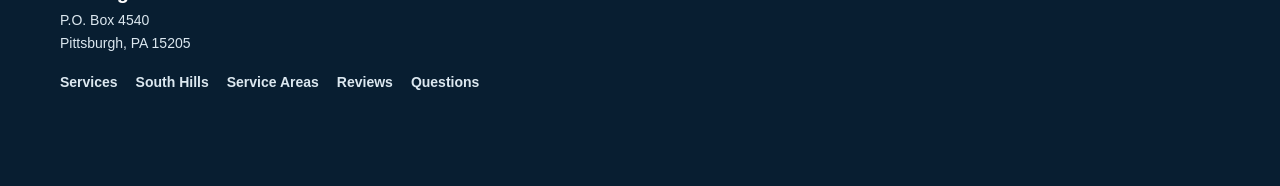
<file: painters-mt-lebanon.html>
<!DOCTYPE html>
<html lang="en">
<head>
  <meta charset="UTF-8">
  <meta name="viewport" content="width=device-width, initial-scale=1.0">
  <title>Painters in Mt. Lebanon, PA | M.T. Christian Painting</title>
  <meta name="description" content="Interior and exterior painting, drywall repair, trim and related services for Mt. Lebanon homes, businesses and managed properties.">
  <meta name="robots" content="index, follow">
  <link rel="canonical" href="https://www.mtchristianpainting.com/painters-mt-lebanon.html">
  <link rel="stylesheet" href="styles.css">
  <script type="application/ld+json">{"@context":"https://schema.org","@graph":[{"@type":"WebPage","@id":"https://www.mtchristianpainting.com/painters-mt-lebanon.html#webpage","url":"https://www.mtchristianpainting.com/painters-mt-lebanon.html","name":"Painters in Mt. Lebanon, PA | M.T. Christian Painting","description":"Interior and exterior painting, drywall repair, trim and related services for Mt. Lebanon homes, businesses and managed properties.","isPartOf":{"@id":"https://www.mtchristianpainting.com/#website"}},{"@type":"BreadcrumbList","itemListElement":[{"@type":"ListItem","position":1,"name":"Home","item":"https://www.mtchristianpainting.com/"},{"@type":"ListItem","position":2,"name":"Mt. Lebanon Painters","item":"https://www.mtchristianpainting.com/painters-mt-lebanon.html"}]},{"@type":"Service","name":"Painting Services in Mt. Lebanon, PA","description":"Interior and exterior painting, drywall repair, trim and related services for Mt. Lebanon homes, businesses and managed properties.","url":"https://www.mtchristianpainting.com/painters-mt-lebanon.html","provider":{"@type":["LocalBusiness","HousePainter"],"name":"M.T. Christian Painting","url":"https://www.mtchristianpainting.com/","telephone":"+1-412-613-4177"},"areaServed":[{"@type":"City","name":"Mt. Lebanon, Pennsylvania"}]}]}</script>
</head>
<body>
<div class="topbar">Residential &amp; Commercial Service Throughout Pittsburgh's South Hills and North Hills</div>
<header>
  <div class="container header-inner">
    <a class="brand" href="index.html"><strong>M.T. CHRISTIAN PAINTING</strong><span>Painting &amp; Carpentry Services</span></a>
    <nav aria-label="Primary navigation">
      <a href="services.html">Services</a>
      <a href="south-hills-painters.html">South Hills</a>
      <a href="service-areas.html">Service Areas</a>
      <a href="reviews.html">Reviews</a>
      <a class="header-phone" href="tel:14126134177">412-613-4177</a>
      <a class="button button-primary" href="sms:+14126134177?body=I%20am%20requesting%20a%20call%20to%20schedule%20an%20estimate.">Text for Free Estimate</a>
    </nav>
    <button class="mobile-menu-button" type="button" aria-label="Open menu" aria-expanded="false" onclick="toggleMenu(this)">☰</button>
  </div>
  <div class="mobile-nav" id="mobileNav">
    <a href="services.html">Services</a>
    <a href="south-hills-painters.html">South Hills Painters</a>
    <a href="service-areas.html">Service Areas</a>
    <a href="reviews.html">Reviews</a>
    <a href="questions.html">Questions</a>
    <a href="tel:14126134177">Call 412-613-4177</a>
  </div>
</header>
<main>
  <div class="container breadcrumbs"><a href="index.html">Home</a><span>›</span>Mt. Lebanon Painters</div>
  <section class="page-hero">
    <div class="container page-hero-grid">
      <div><div class="eyebrow">Serving Mt. Lebanon, Pennsylvania</div><h1>Professional Painters Serving Mt. Lebanon, PA</h1><p class="hero-lead">Painting, drywall, trim, wallpaper and related services for residential and commercial properties in Mt. Lebanon and nearby South Hills communities.</p><div class="hero-buttons"><a class="button button-primary" href="tel:14126134177">Call Today: 412-613-4177</a><a class="button button-secondary" href="sms:+14126134177?body=I%20am%20requesting%20a%20call%20to%20schedule%20an%20estimate.">Text for Free Estimate</a></div></div>
      <aside class="hero-panel"><h2>Service for the Whole Project</h2><p>Discuss the condition of the surfaces and related finish work during the same estimate.</p><ul class="check-list"><li>Interior and exterior painting</li><li>Drywall installation and repair</li><li>Molding and trim work</li><li>Wallpaper and power washing services</li></ul></aside>
    </div>
  </section>
  <section><div class="container content-grid"><div class="prose"><h2>Painting Services for Mt. Lebanon Properties</h2><p>Mt. Lebanon projects can involve more than changing wall color. Interior rooms may include detailed trim, older patches, wallcoverings or connected spaces where the finish needs to remain consistent. Exterior projects require a clear surface-by-surface scope and preparation plan.</p><p>M.T. Christian Painting serves residential and commercial customers in Mt. Lebanon as part of its broader South Hills service area. The company provides painting along with drywall installation and repair, molding and trim, wallpaper services and power washing where those services fit the project.</p><h2>Plan Around the Property You Actually Have</h2><p>Before requesting an estimate, identify the rooms, elevations or architectural details that matter most. Note damaged drywall, peeling exterior coatings, worn trim, wallpaper or other conditions that may need attention before painting. This gives the conversation a concrete starting point.</p><p>For interiors, it is useful to decide whether the project should include only walls or also ceilings, doors, baseboards and casings. For exteriors, identify the main surfaces and separate trim or detail work. A defined scope makes it easier to compare priorities and understand the finished result.</p></div>
    <aside class="sidebar-card"><h2>Talk About Your Project</h2><p>Tell us what you need done and where the property is located. We will answer your questions and discuss the next step for a free estimate.</p><a class="button button-primary" href="tel:14126134177">Call 412-613-4177</a><a class="button button-secondary" href="sms:+14126134177?body=I%20am%20requesting%20a%20call%20to%20schedule%20an%20estimate.">Text for an Estimate</a></aside>
  </div></section>
  <section class="section-alt"><div class="container"><div class="section-heading"><div class="eyebrow">Mt. Lebanon Services</div><h2>Choose the Service That Matches the Property</h2><p>Detailed service pages explain preparation, related repairs and questions to raise during an estimate.</p></div><div class="card-grid"><article class="card">
  <h3>Interior Painting</h3>
  <p>Painting for walls, ceilings, doors, trim and connected interior spaces.</p>
  <a class="text-link" href="interior-painting-pittsburgh.html">Interior painting details →</a>
</article>
<article class="card">
  <h3>Exterior Painting</h3>
  <p>Exterior preparation and painting with the included surfaces defined in advance.</p>
  <a class="text-link" href="exterior-painting-pittsburgh.html">Exterior painting details →</a>
</article>
<article class="card">
  <h3>Drywall Repair</h3>
  <p>Installation, finishing and repair that can be coordinated before the room is painted.</p>
  <a class="text-link" href="drywall-repair-pittsburgh.html">Drywall repair details →</a>
</article>
<article class="card">
  <h3>Molding & Trim</h3>
  <p>Finish carpentry installation and repair for details that complete an interior project.</p>
</article>
<article class="card">
  <h3>Commercial Painting</h3>
  <p>Painting and related work for businesses, property managers and commercial properties.</p>
  <a class="text-link" href="commercial-painting-pittsburgh.html">Commercial painting details →</a>
</article>
<article class="card">
  <h3>Wallpaper Services</h3>
  <p>Installation or removal where wallcovering is part of preparing or completing a room.</p>
</article></div></div></section>
  <section><div class="container"><div class="section-heading"><div class="eyebrow">A Straightforward Process</div><h2>What to Expect</h2><p>Clear communication and careful work from the first conversation through the final walkthrough.</p></div><div class="process-grid">
    <article class="process-step"><div class="step-number">1</div><h3>Discuss the Work</h3><p>Call or text with the property location, the spaces or surfaces involved, and the result you want.</p></article>
    <article class="process-step"><div class="step-number">2</div><h3>Review the Project</h3><p>We identify the painting, preparation and related repair work needed before the finish is applied.</p></article>
    <article class="process-step"><div class="step-number">3</div><h3>Complete the Work</h3><p>The project is organized around the agreed scope, with attention to preparation, protection and finish quality.</p></article>
    <article class="process-step"><div class="step-number">4</div><h3>Final Walkthrough</h3><p>The completed work is reviewed so questions or final details can be addressed before the project closes.</p></article>
  </div></div></section>
<section class="section-blue"><div class="container">
  <div class="section-heading"><div class="eyebrow">Local Relevance Without Repetition</div><h2>A Mt. Lebanon Page Built Around Useful Decisions</h2><p>This page is designed to help a local customer define a project, not merely repeat the town name.</p></div>
<div class="prose"><p>Mt. Lebanon customers can move directly from this page to the relevant painting or drywall information, then use the service-area page to confirm surrounding coverage. As real Mt. Lebanon project photography and approved customer feedback become available, they should be added here with specific captions and project details.</p><p>Until then, the page makes no claim that a stock or general site image depicts a Mt. Lebanon job. Accurate local evidence is more valuable than a generic photo labeled with a town name.</p></div>
</div></section>
  <section class="section-alt"><div class="container"><div class="section-heading"><div class="eyebrow">Keep Exploring</div><h2>Related Services and Areas</h2><p>Use these pages to narrow your project by service or location.</p></div><div class="card-grid"><article class="card">
  <h3>South Hills Painters</h3>
  <p>See the complete South Hills service hub and related community pages.</p>
  <a class="text-link" href="south-hills-painters.html">South Hills service overview →</a>
</article>
<article class="card">
  <h3>Upper St. Clair</h3>
  <p>Explore painting and related services in another nearby South Hills community.</p>
  <a class="text-link" href="painters-upper-st-clair.html">Upper St. Clair painters →</a>
</article>
<article class="card">
  <h3>All Service Areas</h3>
  <p>Review the full list of South Hills, North Hills and surrounding communities.</p>
  <a class="text-link" href="service-areas.html">View all service areas →</a>
</article></div></div></section>
  <section><div class="container"><div class="section-heading"><div class="eyebrow">Common Questions</div><h2>Mt. Lebanon Painting Questions</h2></div><div class="faq-list"><details><summary>Does M.T. Christian Painting serve Mt. Lebanon?</summary><p>Yes. Mt. Lebanon is included in the company's current South Hills service area for residential and commercial painting and related services.</p></details>
<details><summary>Can drywall or trim work be included?</summary><p>Yes. Drywall installation, finishing and repair plus molding and trim work are listed services and can be discussed with the painting scope.</p></details>
<details><summary>Do you handle both interior and exterior projects?</summary><p>Yes. M.T. Christian Painting provides both interior and exterior residential and commercial painting.</p></details>
<details><summary>How do I request a Mt. Lebanon estimate?</summary><p>Call 412-613-4177 or use the text-estimate link and provide the Mt. Lebanon property location, included spaces or surfaces and known repair needs.</p></details></div></div></section>
  <section class="cta"><div class="container cta-inner"><div><h2>Ready to Discuss Your Project?</h2><p>Call or text M.T. Christian Painting to ask questions and request a free estimate.</p></div><div class="cta-buttons"><a class="button button-primary" href="tel:14126134177">Call 412-613-4177</a><a class="button button-secondary" href="sms:+14126134177?body=I%20am%20requesting%20a%20call%20to%20schedule%20an%20estimate.">Text for Free Estimate</a></div></div></section>
</main>
<footer>
  <div class="container footer-grid">
    <div class="footer-brand">
      <strong>M.T. Christian Painting</strong>
      <p>Painting &amp; Carpentry Services for residential and commercial customers throughout Pittsburgh's South Hills and North Hills.</p>
      <div class="footer-contact"><div><strong>Phone:</strong> <a href="tel:14126134177">412-613-4177</a></div><div><strong>Mailing Address:</strong><br>P.O. Box 4540<br>Pittsburgh, PA 15205</div></div>
      <div class="footer-links"><a href="services.html">Services</a><a href="south-hills-painters.html">South Hills</a><a href="service-areas.html">Service Areas</a><a href="reviews.html">Reviews</a><a href="questions.html">Questions</a></div>
    </div>
    <div class="copyright">© 2026 M.T. Christian Painting</div>
  </div>
</footer>
<div class="mobile-action-bar" aria-label="Contact M.T. Christian Painting">
  <a class="mobile-call" href="tel:14126134177">☎ Call Today</a>
  <a class="mobile-estimate" href="sms:+14126134177?body=I%20am%20requesting%20a%20call%20to%20schedule%20an%20estimate.">Text Estimate</a>
</div>
<script>
function toggleMenu(button) { const menu = document.getElementById("mobileNav"); const open = menu.classList.toggle("open"); button.setAttribute("aria-expanded", open ? "true" : "false"); }
document.querySelectorAll("#mobileNav a").forEach(function (link) { link.addEventListener("click", function () { document.getElementById("mobileNav").classList.remove("open"); document.querySelector(".mobile-menu-button").setAttribute("aria-expanded", "false"); }); });
</script>
</body>
</html>
</file>
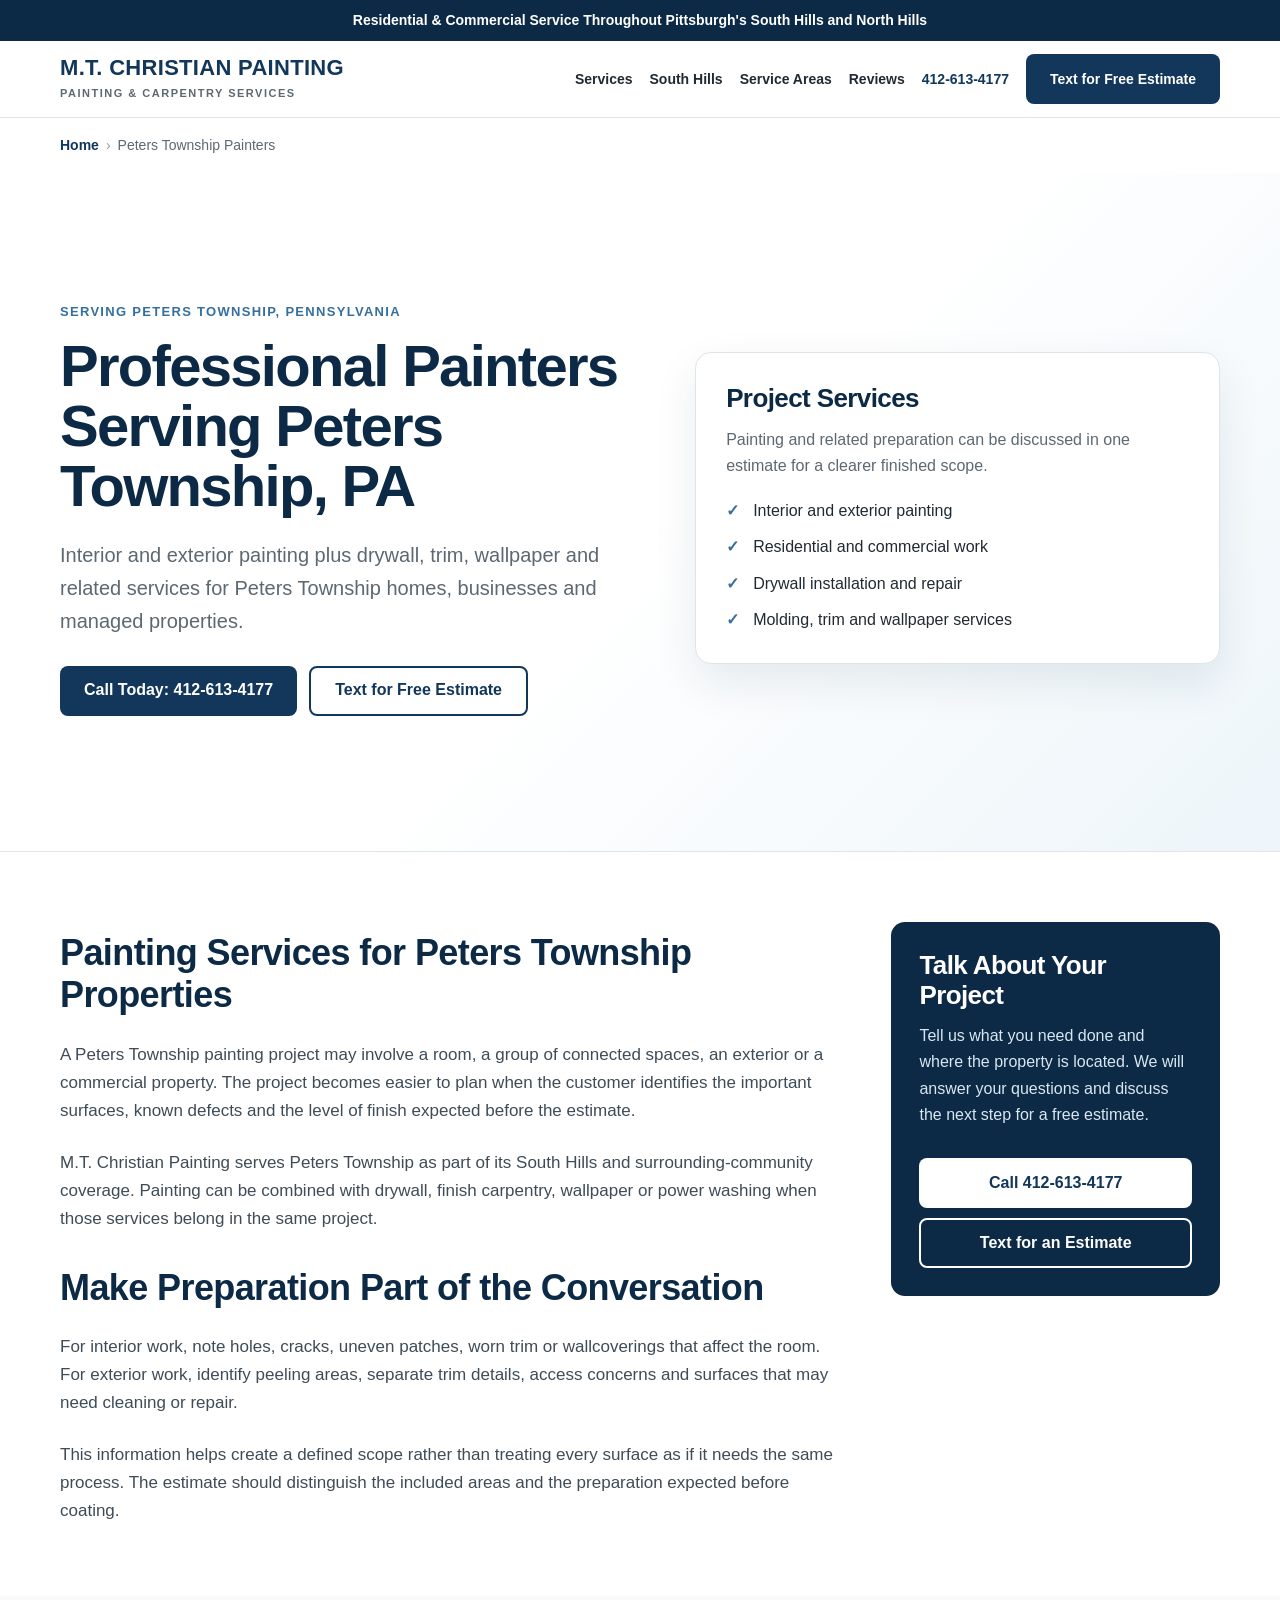
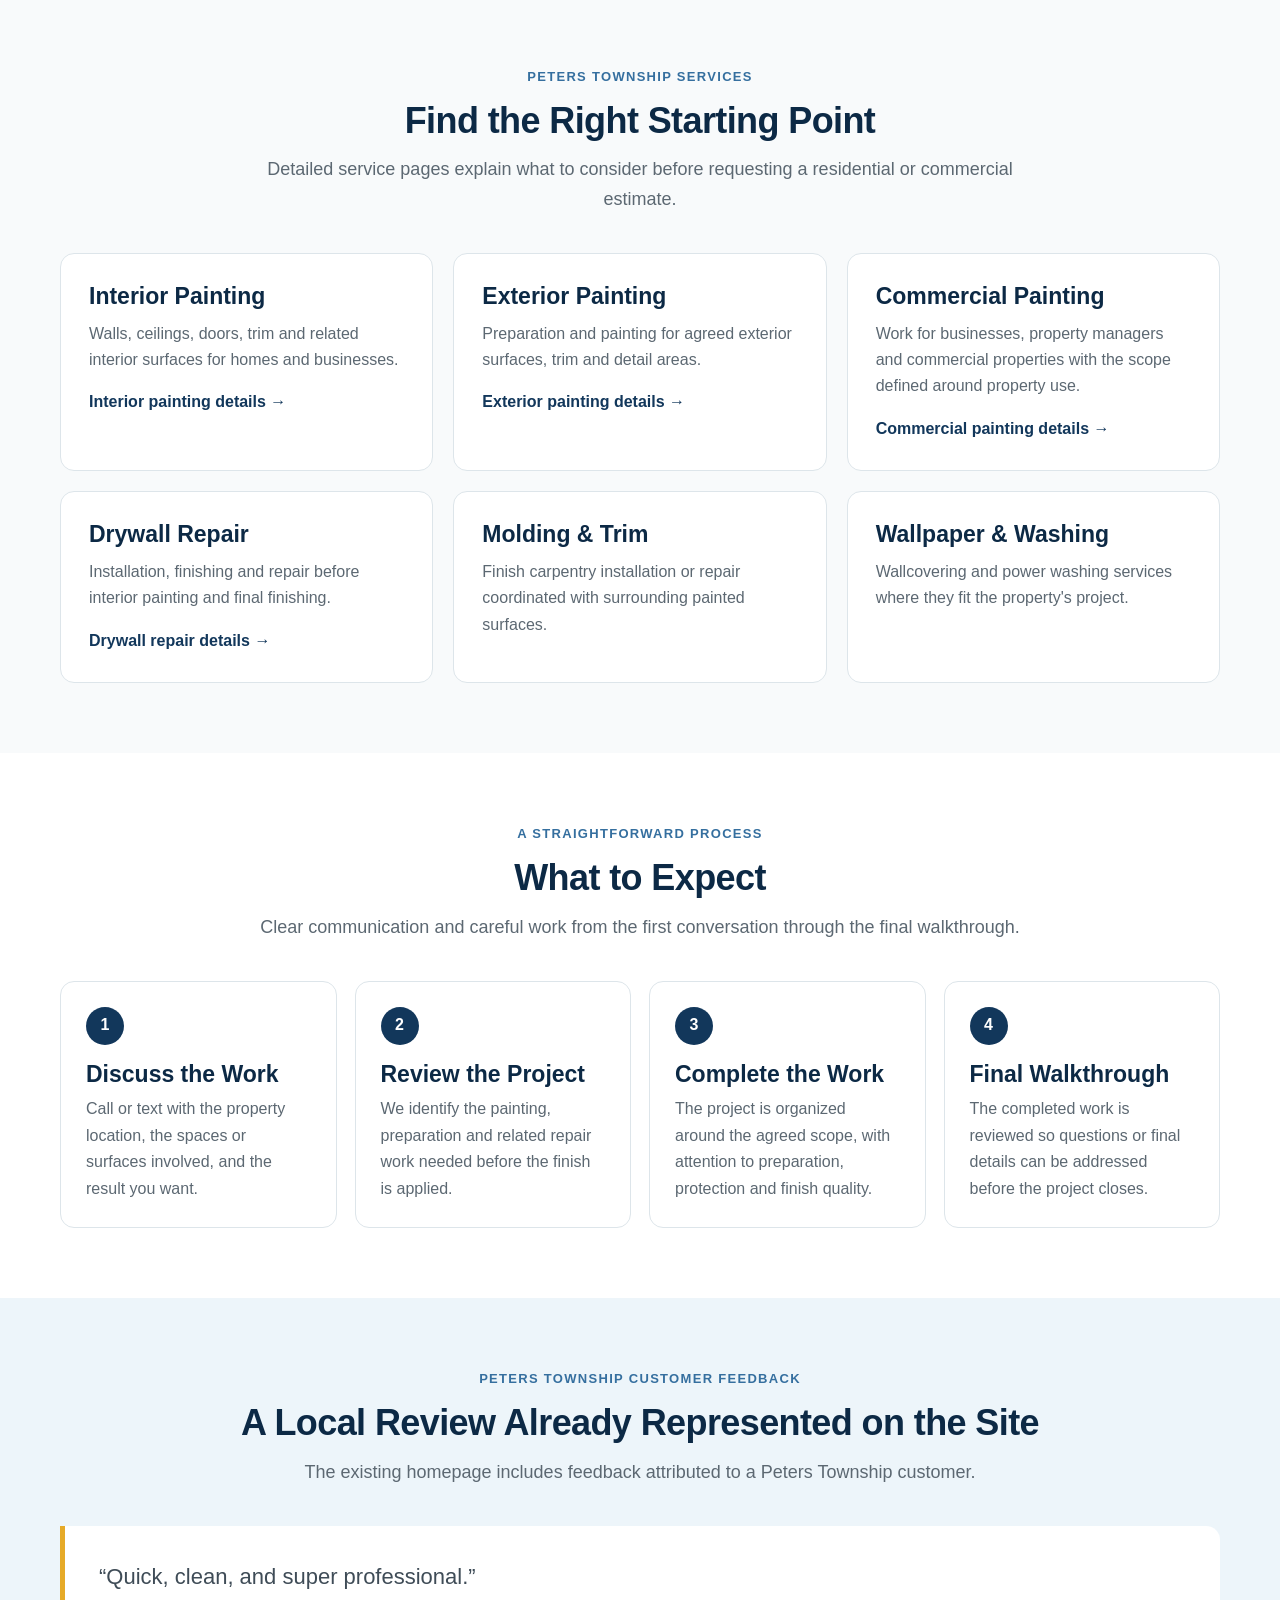
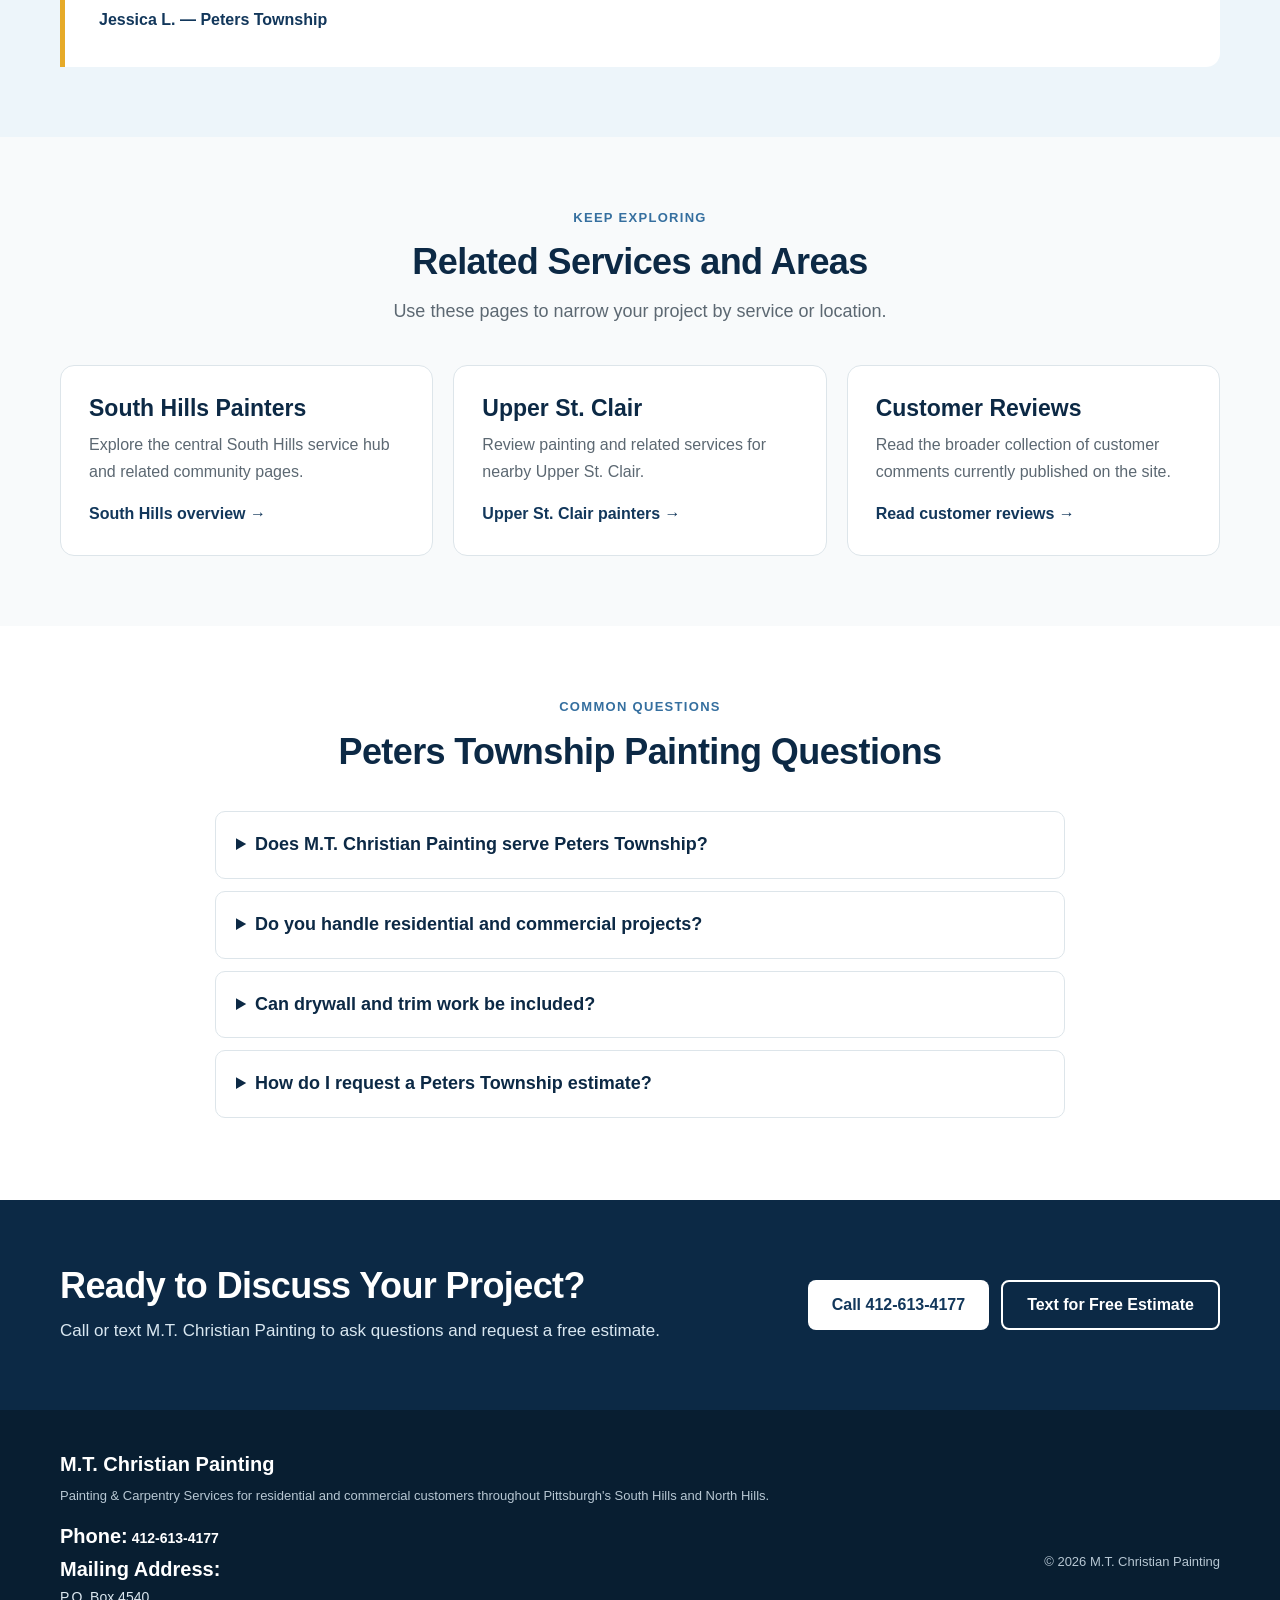
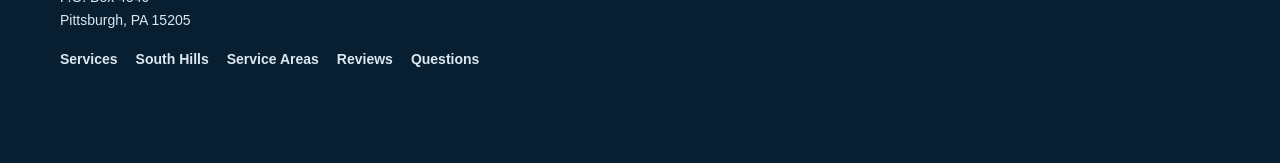
<file: painters-peters-township.html>
<!DOCTYPE html>
<html lang="en">
<head>
  <meta charset="UTF-8">
  <meta name="viewport" content="width=device-width, initial-scale=1.0">
  <title>Painters in Peters Township, PA | M.T. Christian</title>
  <meta name="description" content="Residential and commercial painting, drywall repair, trim and related services for Peters Township properties. Free estimates.">
  <meta name="robots" content="index, follow">
  <link rel="canonical" href="https://www.mtchristianpainting.com/painters-peters-township.html">
  <link rel="stylesheet" href="styles.css">
  <script type="application/ld+json">{"@context":"https://schema.org","@graph":[{"@type":"WebPage","@id":"https://www.mtchristianpainting.com/painters-peters-township.html#webpage","url":"https://www.mtchristianpainting.com/painters-peters-township.html","name":"Painters in Peters Township, PA | M.T. Christian","description":"Residential and commercial painting, drywall repair, trim and related services for Peters Township properties. Free estimates.","isPartOf":{"@id":"https://www.mtchristianpainting.com/#website"}},{"@type":"BreadcrumbList","itemListElement":[{"@type":"ListItem","position":1,"name":"Home","item":"https://www.mtchristianpainting.com/"},{"@type":"ListItem","position":2,"name":"Peters Township Painters","item":"https://www.mtchristianpainting.com/painters-peters-township.html"}]},{"@type":"Service","name":"Painting Services in Peters Township, PA","description":"Residential and commercial painting, drywall repair, trim and related services for Peters Township properties. Free estimates.","url":"https://www.mtchristianpainting.com/painters-peters-township.html","provider":{"@type":["LocalBusiness","HousePainter"],"name":"M.T. Christian Painting","url":"https://www.mtchristianpainting.com/","telephone":"+1-412-613-4177"},"areaServed":[{"@type":"City","name":"Peters Township, Pennsylvania"}]}]}</script>
</head>
<body>
<div class="topbar">Residential &amp; Commercial Service Throughout Pittsburgh's South Hills and North Hills</div>
<header>
  <div class="container header-inner">
    <a class="brand" href="index.html"><strong>M.T. CHRISTIAN PAINTING</strong><span>Painting &amp; Carpentry Services</span></a>
    <nav aria-label="Primary navigation">
      <a href="services.html">Services</a>
      <a href="south-hills-painters.html">South Hills</a>
      <a href="service-areas.html">Service Areas</a>
      <a href="reviews.html">Reviews</a>
      <a class="header-phone" href="tel:14126134177">412-613-4177</a>
      <a class="button button-primary" href="sms:+14126134177?body=I%20am%20requesting%20a%20call%20to%20schedule%20an%20estimate.">Text for Free Estimate</a>
    </nav>
    <button class="mobile-menu-button" type="button" aria-label="Open menu" aria-expanded="false" onclick="toggleMenu(this)">☰</button>
  </div>
  <div class="mobile-nav" id="mobileNav">
    <a href="services.html">Services</a>
    <a href="south-hills-painters.html">South Hills Painters</a>
    <a href="service-areas.html">Service Areas</a>
    <a href="reviews.html">Reviews</a>
    <a href="questions.html">Questions</a>
    <a href="tel:14126134177">Call 412-613-4177</a>
  </div>
</header>
<main>
  <div class="container breadcrumbs"><a href="index.html">Home</a><span>›</span>Peters Township Painters</div>
  <section class="page-hero">
    <div class="container page-hero-grid">
      <div><div class="eyebrow">Serving Peters Township, Pennsylvania</div><h1>Professional Painters Serving Peters Township, PA</h1><p class="hero-lead">Interior and exterior painting plus drywall, trim, wallpaper and related services for Peters Township homes, businesses and managed properties.</p><div class="hero-buttons"><a class="button button-primary" href="tel:14126134177">Call Today: 412-613-4177</a><a class="button button-secondary" href="sms:+14126134177?body=I%20am%20requesting%20a%20call%20to%20schedule%20an%20estimate.">Text for Free Estimate</a></div></div>
      <aside class="hero-panel"><h2>Project Services</h2><p>Painting and related preparation can be discussed in one estimate for a clearer finished scope.</p><ul class="check-list"><li>Interior and exterior painting</li><li>Residential and commercial work</li><li>Drywall installation and repair</li><li>Molding, trim and wallpaper services</li></ul></aside>
    </div>
  </section>
  <section><div class="container content-grid"><div class="prose"><h2>Painting Services for Peters Township Properties</h2><p>A Peters Township painting project may involve a room, a group of connected spaces, an exterior or a commercial property. The project becomes easier to plan when the customer identifies the important surfaces, known defects and the level of finish expected before the estimate.</p><p>M.T. Christian Painting serves Peters Township as part of its South Hills and surrounding-community coverage. Painting can be combined with drywall, finish carpentry, wallpaper or power washing when those services belong in the same project.</p><h2>Make Preparation Part of the Conversation</h2><p>For interior work, note holes, cracks, uneven patches, worn trim or wallcoverings that affect the room. For exterior work, identify peeling areas, separate trim details, access concerns and surfaces that may need cleaning or repair.</p><p>This information helps create a defined scope rather than treating every surface as if it needs the same process. The estimate should distinguish the included areas and the preparation expected before coating.</p></div>
    <aside class="sidebar-card"><h2>Talk About Your Project</h2><p>Tell us what you need done and where the property is located. We will answer your questions and discuss the next step for a free estimate.</p><a class="button button-primary" href="tel:14126134177">Call 412-613-4177</a><a class="button button-secondary" href="sms:+14126134177?body=I%20am%20requesting%20a%20call%20to%20schedule%20an%20estimate.">Text for an Estimate</a></aside>
  </div></section>
  <section class="section-alt"><div class="container"><div class="section-heading"><div class="eyebrow">Peters Township Services</div><h2>Find the Right Starting Point</h2><p>Detailed service pages explain what to consider before requesting a residential or commercial estimate.</p></div><div class="card-grid"><article class="card">
  <h3>Interior Painting</h3>
  <p>Walls, ceilings, doors, trim and related interior surfaces for homes and businesses.</p>
  <a class="text-link" href="interior-painting-pittsburgh.html">Interior painting details →</a>
</article>
<article class="card">
  <h3>Exterior Painting</h3>
  <p>Preparation and painting for agreed exterior surfaces, trim and detail areas.</p>
  <a class="text-link" href="exterior-painting-pittsburgh.html">Exterior painting details →</a>
</article>
<article class="card">
  <h3>Commercial Painting</h3>
  <p>Work for businesses, property managers and commercial properties with the scope defined around property use.</p>
  <a class="text-link" href="commercial-painting-pittsburgh.html">Commercial painting details →</a>
</article>
<article class="card">
  <h3>Drywall Repair</h3>
  <p>Installation, finishing and repair before interior painting and final finishing.</p>
  <a class="text-link" href="drywall-repair-pittsburgh.html">Drywall repair details →</a>
</article>
<article class="card">
  <h3>Molding & Trim</h3>
  <p>Finish carpentry installation or repair coordinated with surrounding painted surfaces.</p>
</article>
<article class="card">
  <h3>Wallpaper & Washing</h3>
  <p>Wallcovering and power washing services where they fit the property's project.</p>
</article></div></div></section>
  <section><div class="container"><div class="section-heading"><div class="eyebrow">A Straightforward Process</div><h2>What to Expect</h2><p>Clear communication and careful work from the first conversation through the final walkthrough.</p></div><div class="process-grid">
    <article class="process-step"><div class="step-number">1</div><h3>Discuss the Work</h3><p>Call or text with the property location, the spaces or surfaces involved, and the result you want.</p></article>
    <article class="process-step"><div class="step-number">2</div><h3>Review the Project</h3><p>We identify the painting, preparation and related repair work needed before the finish is applied.</p></article>
    <article class="process-step"><div class="step-number">3</div><h3>Complete the Work</h3><p>The project is organized around the agreed scope, with attention to preparation, protection and finish quality.</p></article>
    <article class="process-step"><div class="step-number">4</div><h3>Final Walkthrough</h3><p>The completed work is reviewed so questions or final details can be addressed before the project closes.</p></article>
  </div></div></section>
<section class="section-blue"><div class="container">
  <div class="section-heading"><div class="eyebrow">Peters Township Customer Feedback</div><h2>A Local Review Already Represented on the Site</h2><p>The existing homepage includes feedback attributed to a Peters Township customer.</p></div>
<div class="review-quote"><blockquote>“Quick, clean, and super professional.”</blockquote><cite>Jessica L. — Peters Township</cite></div>
</div></section>
  <section class="section-alt"><div class="container"><div class="section-heading"><div class="eyebrow">Keep Exploring</div><h2>Related Services and Areas</h2><p>Use these pages to narrow your project by service or location.</p></div><div class="card-grid"><article class="card">
  <h3>South Hills Painters</h3>
  <p>Explore the central South Hills service hub and related community pages.</p>
  <a class="text-link" href="south-hills-painters.html">South Hills overview →</a>
</article>
<article class="card">
  <h3>Upper St. Clair</h3>
  <p>Review painting and related services for nearby Upper St. Clair.</p>
  <a class="text-link" href="painters-upper-st-clair.html">Upper St. Clair painters →</a>
</article>
<article class="card">
  <h3>Customer Reviews</h3>
  <p>Read the broader collection of customer comments currently published on the site.</p>
  <a class="text-link" href="reviews.html">Read customer reviews →</a>
</article></div></div></section>
  <section><div class="container"><div class="section-heading"><div class="eyebrow">Common Questions</div><h2>Peters Township Painting Questions</h2></div><div class="faq-list"><details><summary>Does M.T. Christian Painting serve Peters Township?</summary><p>Yes. Peters Township is included in the company's current South Hills and surrounding-community service area.</p></details>
<details><summary>Do you handle residential and commercial projects?</summary><p>Yes. The company provides residential and commercial painting and related services for homes, businesses and managed properties.</p></details>
<details><summary>Can drywall and trim work be included?</summary><p>Yes. Drywall installation, finishing and repair plus molding and trim services can be discussed during the same project estimate.</p></details>
<details><summary>How do I request a Peters Township estimate?</summary><p>Call 412-613-4177 or use the text-estimate link with the Peters Township property location, the work you are considering and any known repair needs.</p></details></div></div></section>
  <section class="cta"><div class="container cta-inner"><div><h2>Ready to Discuss Your Project?</h2><p>Call or text M.T. Christian Painting to ask questions and request a free estimate.</p></div><div class="cta-buttons"><a class="button button-primary" href="tel:14126134177">Call 412-613-4177</a><a class="button button-secondary" href="sms:+14126134177?body=I%20am%20requesting%20a%20call%20to%20schedule%20an%20estimate.">Text for Free Estimate</a></div></div></section>
</main>
<footer>
  <div class="container footer-grid">
    <div class="footer-brand">
      <strong>M.T. Christian Painting</strong>
      <p>Painting &amp; Carpentry Services for residential and commercial customers throughout Pittsburgh's South Hills and North Hills.</p>
      <div class="footer-contact"><div><strong>Phone:</strong> <a href="tel:14126134177">412-613-4177</a></div><div><strong>Mailing Address:</strong><br>P.O. Box 4540<br>Pittsburgh, PA 15205</div></div>
      <div class="footer-links"><a href="services.html">Services</a><a href="south-hills-painters.html">South Hills</a><a href="service-areas.html">Service Areas</a><a href="reviews.html">Reviews</a><a href="questions.html">Questions</a></div>
    </div>
    <div class="copyright">© 2026 M.T. Christian Painting</div>
  </div>
</footer>
<div class="mobile-action-bar" aria-label="Contact M.T. Christian Painting">
  <a class="mobile-call" href="tel:14126134177">☎ Call Today</a>
  <a class="mobile-estimate" href="sms:+14126134177?body=I%20am%20requesting%20a%20call%20to%20schedule%20an%20estimate.">Text Estimate</a>
</div>
<script>
function toggleMenu(button) { const menu = document.getElementById("mobileNav"); const open = menu.classList.toggle("open"); button.setAttribute("aria-expanded", open ? "true" : "false"); }
document.querySelectorAll("#mobileNav a").forEach(function (link) { link.addEventListener("click", function () { document.getElementById("mobileNav").classList.remove("open"); document.querySelector(".mobile-menu-button").setAttribute("aria-expanded", "false"); }); });
</script>
</body>
</html>
</file>
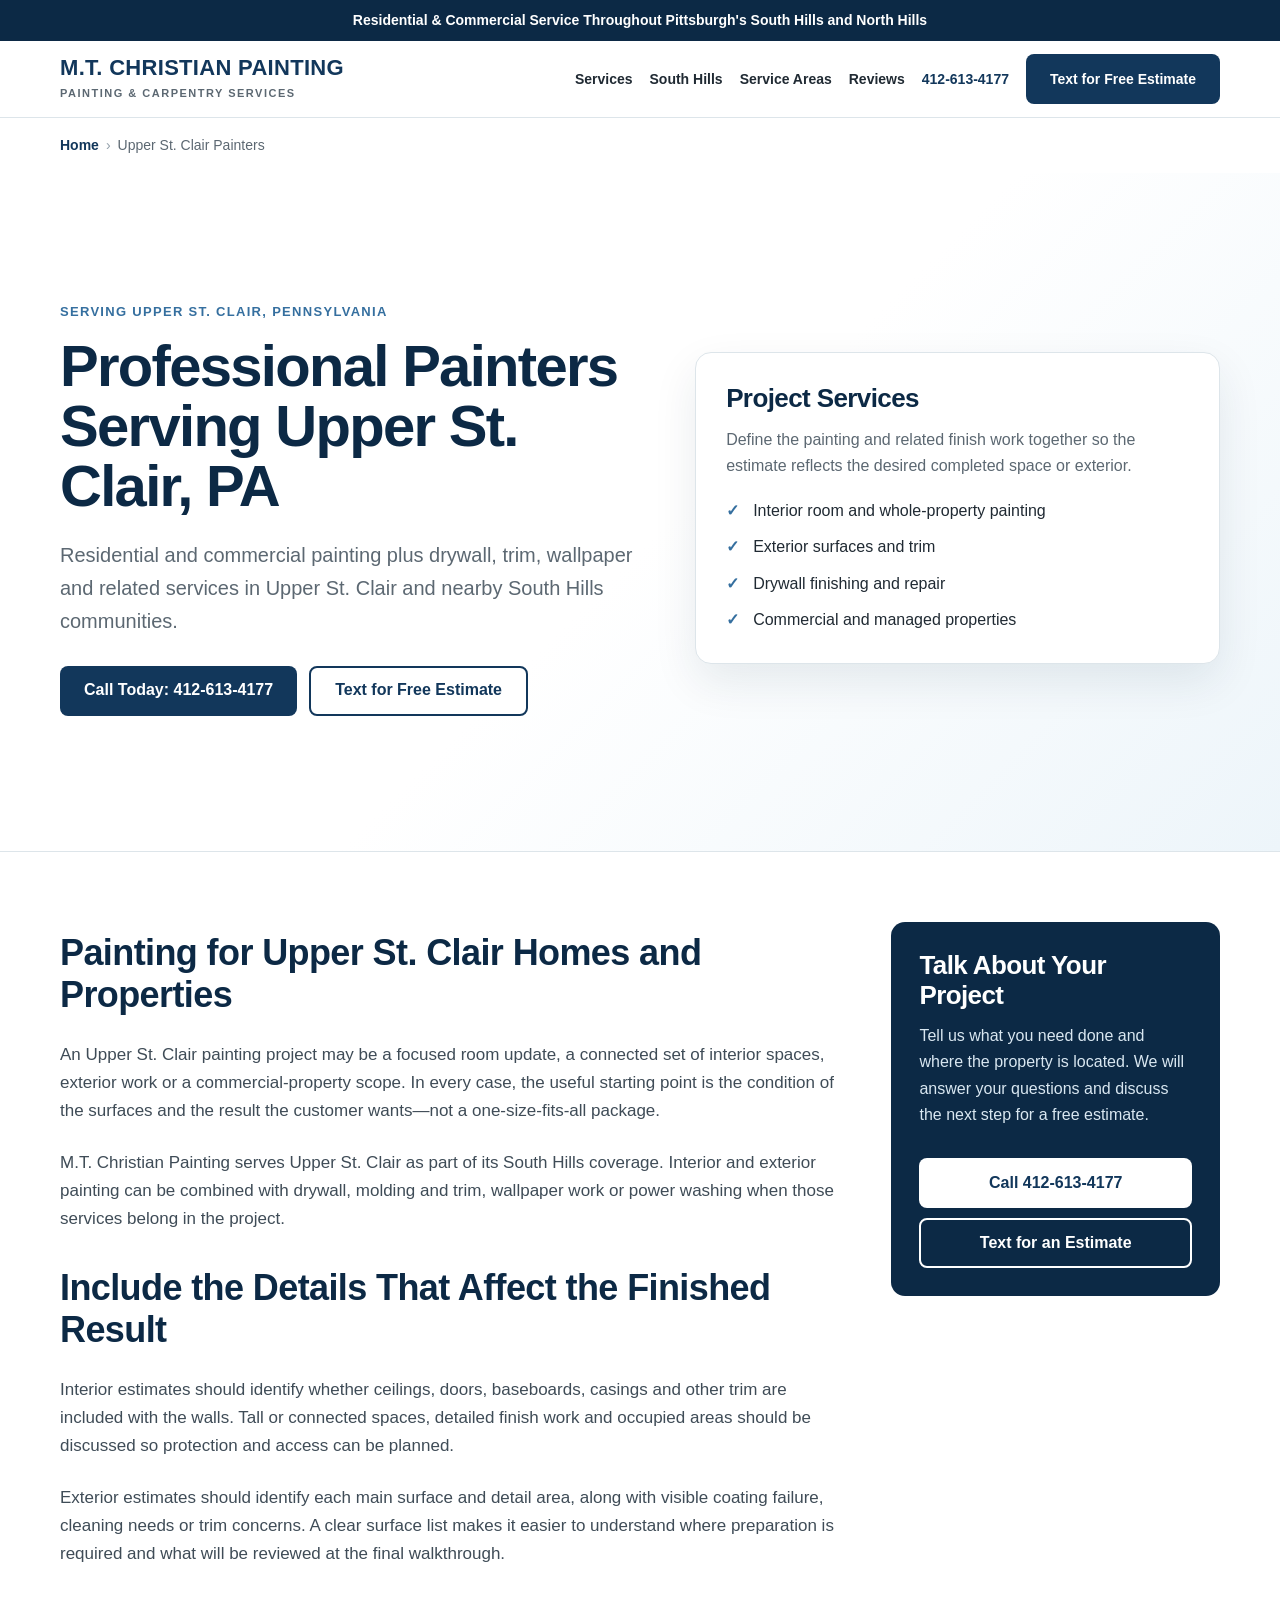
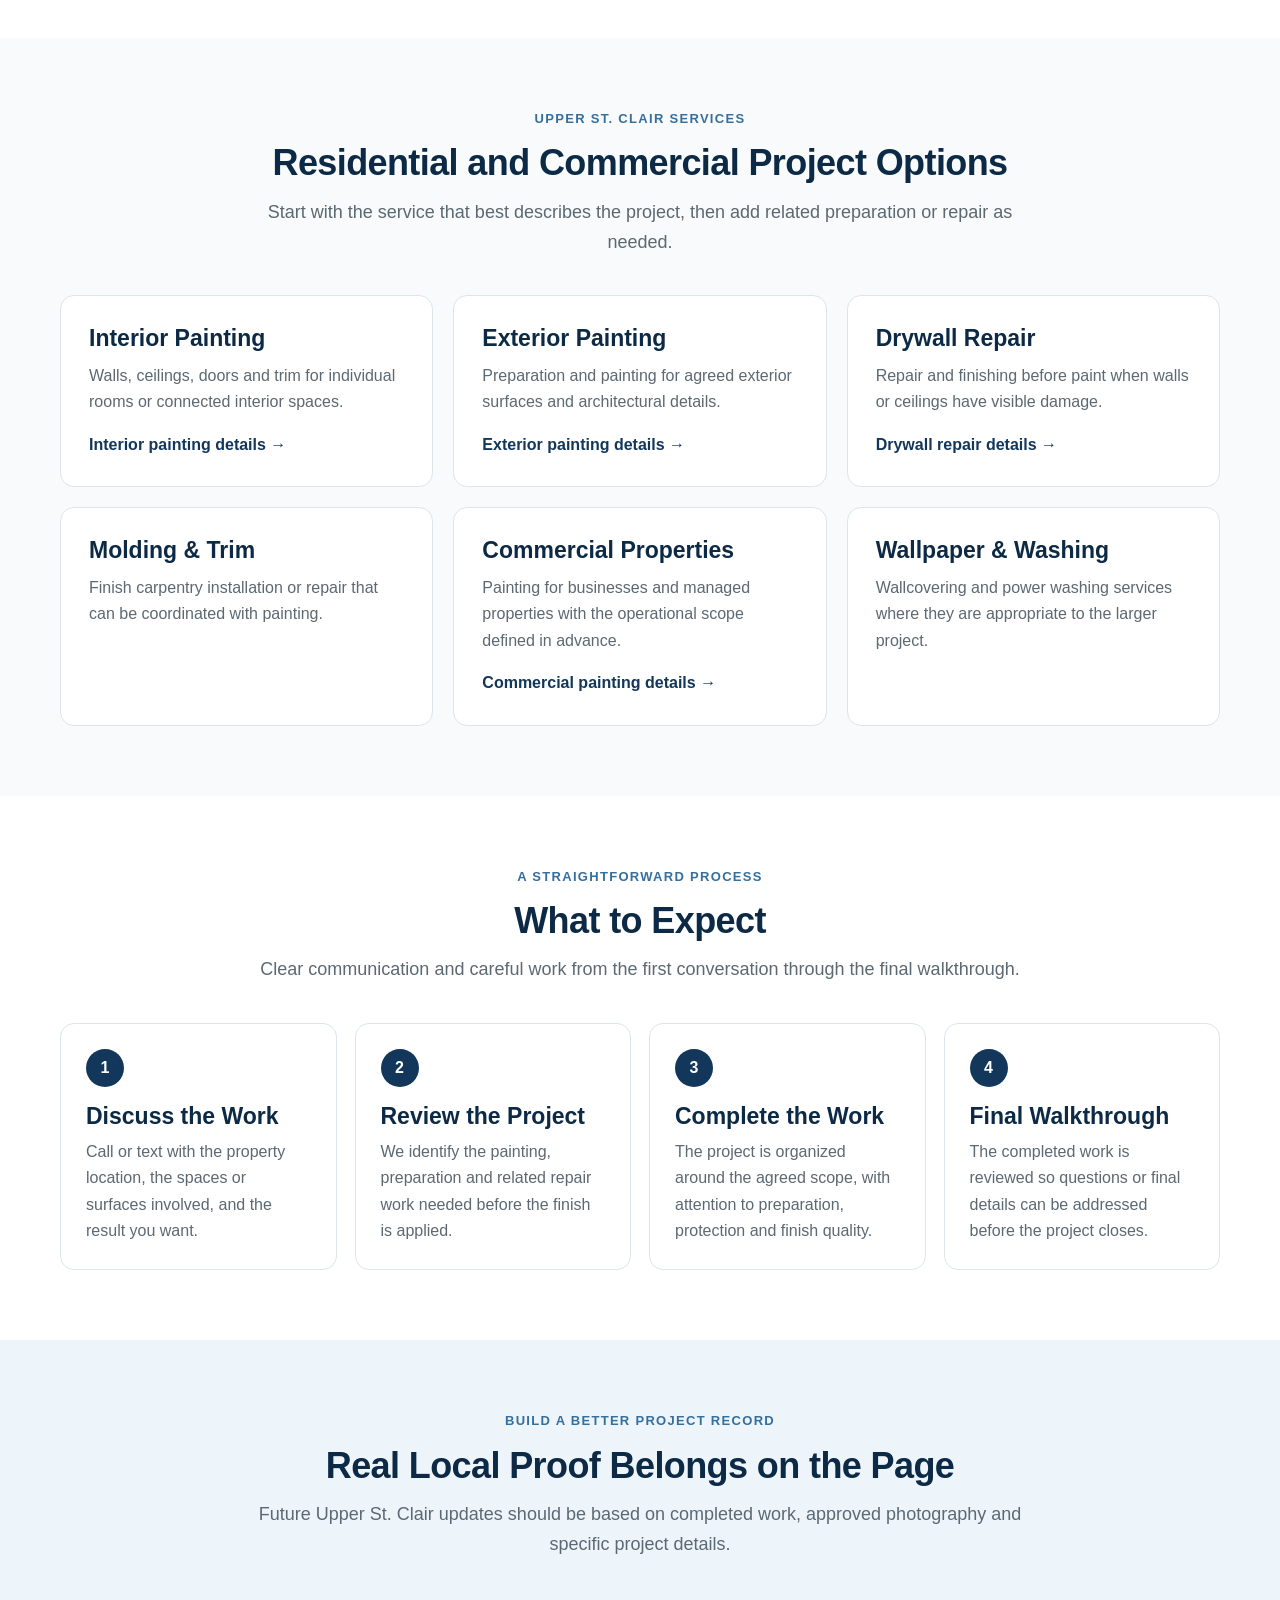
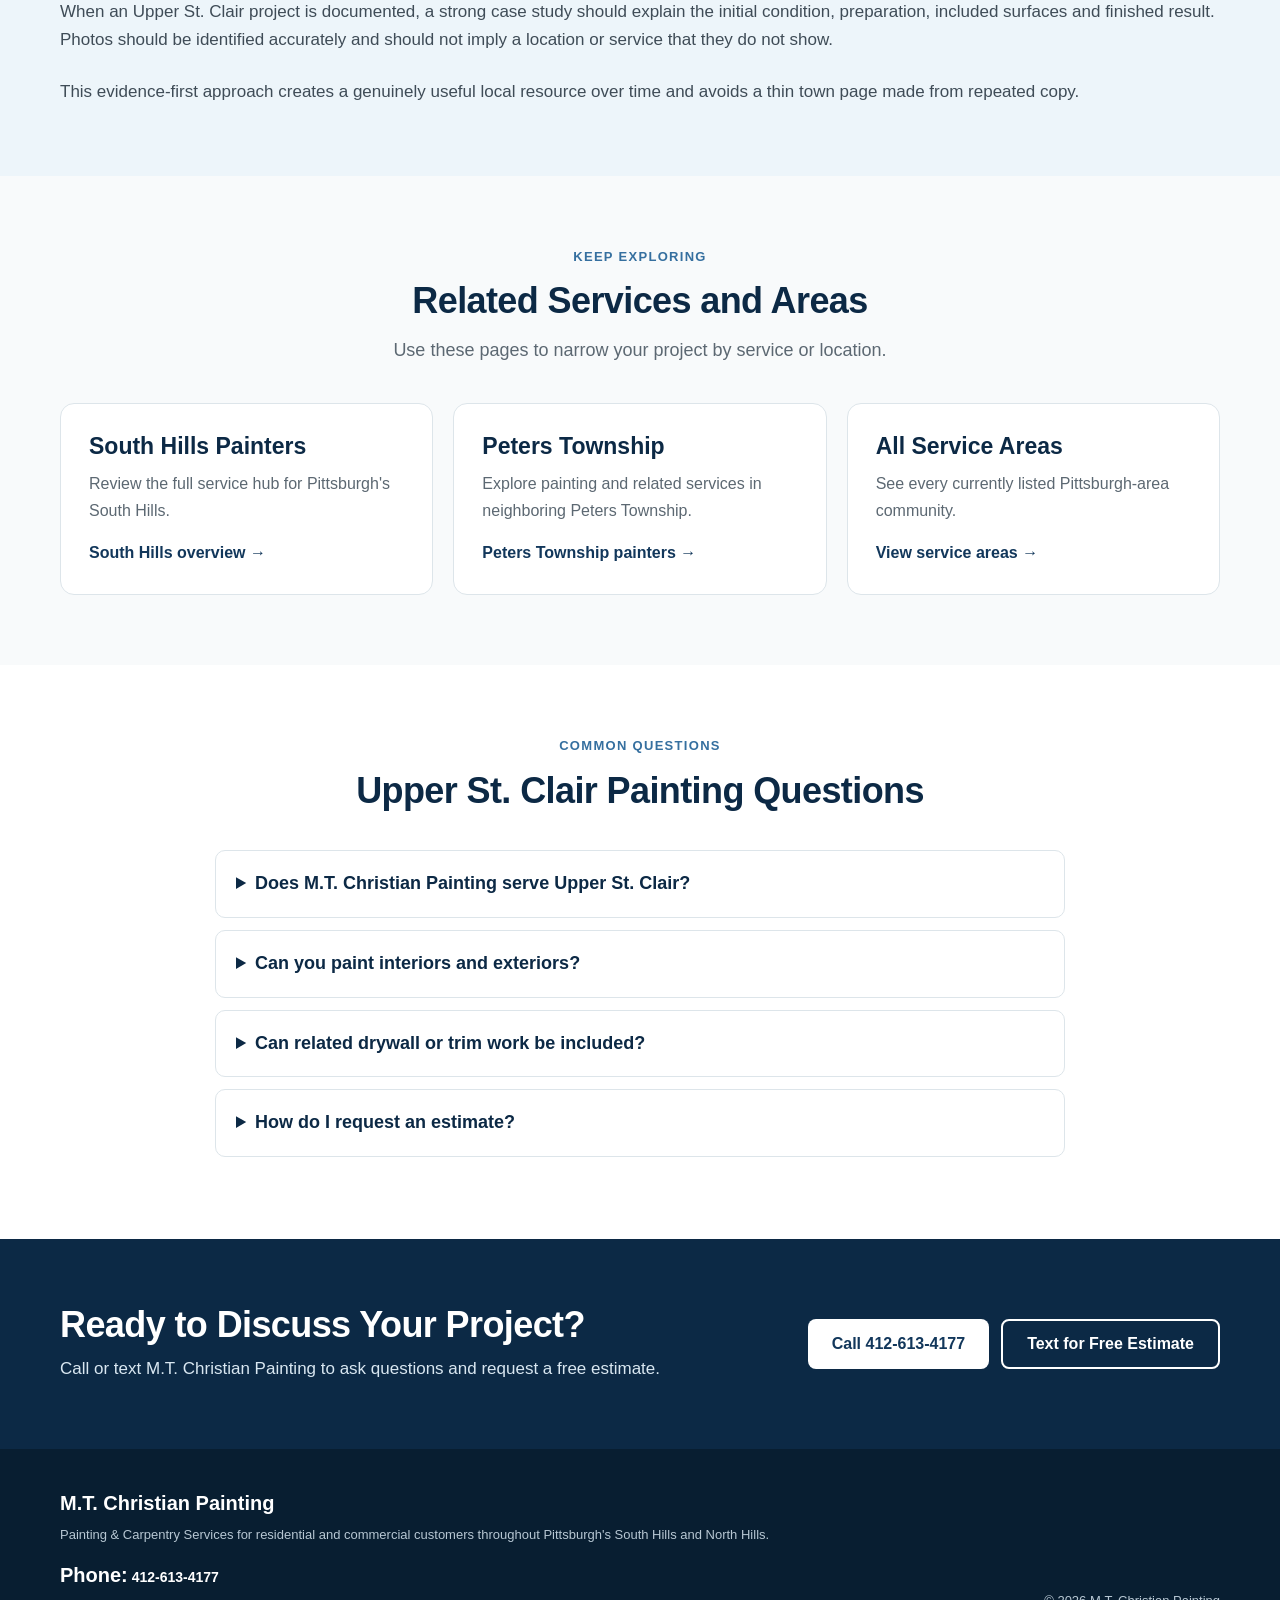
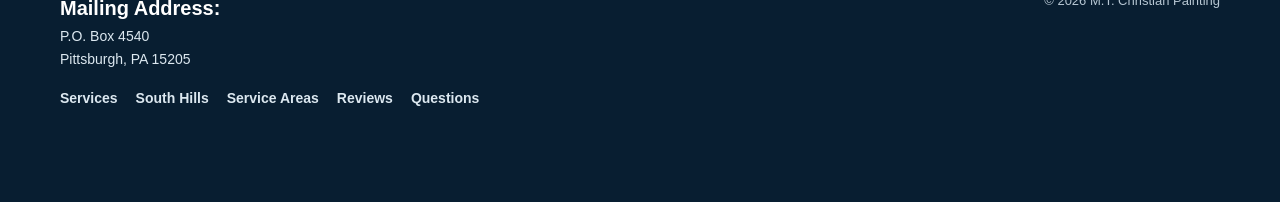
<file: painters-upper-st-clair.html>
<!DOCTYPE html>
<html lang="en">
<head>
  <meta charset="UTF-8">
  <meta name="viewport" content="width=device-width, initial-scale=1.0">
  <title>Painters in Upper St. Clair, PA | M.T. Christian</title>
  <meta name="description" content="Interior, exterior and commercial painting, drywall, trim and related services for Upper St. Clair properties. Free estimates.">
  <meta name="robots" content="index, follow">
  <link rel="canonical" href="https://www.mtchristianpainting.com/painters-upper-st-clair.html">
  <link rel="stylesheet" href="styles.css">
  <script type="application/ld+json">{"@context":"https://schema.org","@graph":[{"@type":"WebPage","@id":"https://www.mtchristianpainting.com/painters-upper-st-clair.html#webpage","url":"https://www.mtchristianpainting.com/painters-upper-st-clair.html","name":"Painters in Upper St. Clair, PA | M.T. Christian","description":"Interior, exterior and commercial painting, drywall, trim and related services for Upper St. Clair properties. Free estimates.","isPartOf":{"@id":"https://www.mtchristianpainting.com/#website"}},{"@type":"BreadcrumbList","itemListElement":[{"@type":"ListItem","position":1,"name":"Home","item":"https://www.mtchristianpainting.com/"},{"@type":"ListItem","position":2,"name":"Upper St. Clair Painters","item":"https://www.mtchristianpainting.com/painters-upper-st-clair.html"}]},{"@type":"Service","name":"Painting Services in Upper St. Clair, PA","description":"Interior, exterior and commercial painting, drywall, trim and related services for Upper St. Clair properties. Free estimates.","url":"https://www.mtchristianpainting.com/painters-upper-st-clair.html","provider":{"@type":["LocalBusiness","HousePainter"],"name":"M.T. Christian Painting","url":"https://www.mtchristianpainting.com/","telephone":"+1-412-613-4177"},"areaServed":[{"@type":"City","name":"Upper St. Clair, Pennsylvania"}]}]}</script>
</head>
<body>
<div class="topbar">Residential &amp; Commercial Service Throughout Pittsburgh's South Hills and North Hills</div>
<header>
  <div class="container header-inner">
    <a class="brand" href="index.html"><strong>M.T. CHRISTIAN PAINTING</strong><span>Painting &amp; Carpentry Services</span></a>
    <nav aria-label="Primary navigation">
      <a href="services.html">Services</a>
      <a href="south-hills-painters.html">South Hills</a>
      <a href="service-areas.html">Service Areas</a>
      <a href="reviews.html">Reviews</a>
      <a class="header-phone" href="tel:14126134177">412-613-4177</a>
      <a class="button button-primary" href="sms:+14126134177?body=I%20am%20requesting%20a%20call%20to%20schedule%20an%20estimate.">Text for Free Estimate</a>
    </nav>
    <button class="mobile-menu-button" type="button" aria-label="Open menu" aria-expanded="false" onclick="toggleMenu(this)">☰</button>
  </div>
  <div class="mobile-nav" id="mobileNav">
    <a href="services.html">Services</a>
    <a href="south-hills-painters.html">South Hills Painters</a>
    <a href="service-areas.html">Service Areas</a>
    <a href="reviews.html">Reviews</a>
    <a href="questions.html">Questions</a>
    <a href="tel:14126134177">Call 412-613-4177</a>
  </div>
</header>
<main>
  <div class="container breadcrumbs"><a href="index.html">Home</a><span>›</span>Upper St. Clair Painters</div>
  <section class="page-hero">
    <div class="container page-hero-grid">
      <div><div class="eyebrow">Serving Upper St. Clair, Pennsylvania</div><h1>Professional Painters Serving Upper St. Clair, PA</h1><p class="hero-lead">Residential and commercial painting plus drywall, trim, wallpaper and related services in Upper St. Clair and nearby South Hills communities.</p><div class="hero-buttons"><a class="button button-primary" href="tel:14126134177">Call Today: 412-613-4177</a><a class="button button-secondary" href="sms:+14126134177?body=I%20am%20requesting%20a%20call%20to%20schedule%20an%20estimate.">Text for Free Estimate</a></div></div>
      <aside class="hero-panel"><h2>Project Services</h2><p>Define the painting and related finish work together so the estimate reflects the desired completed space or exterior.</p><ul class="check-list"><li>Interior room and whole-property painting</li><li>Exterior surfaces and trim</li><li>Drywall finishing and repair</li><li>Commercial and managed properties</li></ul></aside>
    </div>
  </section>
  <section><div class="container content-grid"><div class="prose"><h2>Painting for Upper St. Clair Homes and Properties</h2><p>An Upper St. Clair painting project may be a focused room update, a connected set of interior spaces, exterior work or a commercial-property scope. In every case, the useful starting point is the condition of the surfaces and the result the customer wants—not a one-size-fits-all package.</p><p>M.T. Christian Painting serves Upper St. Clair as part of its South Hills coverage. Interior and exterior painting can be combined with drywall, molding and trim, wallpaper work or power washing when those services belong in the project.</p><h2>Include the Details That Affect the Finished Result</h2><p>Interior estimates should identify whether ceilings, doors, baseboards, casings and other trim are included with the walls. Tall or connected spaces, detailed finish work and occupied areas should be discussed so protection and access can be planned.</p><p>Exterior estimates should identify each main surface and detail area, along with visible coating failure, cleaning needs or trim concerns. A clear surface list makes it easier to understand where preparation is required and what will be reviewed at the final walkthrough.</p></div>
    <aside class="sidebar-card"><h2>Talk About Your Project</h2><p>Tell us what you need done and where the property is located. We will answer your questions and discuss the next step for a free estimate.</p><a class="button button-primary" href="tel:14126134177">Call 412-613-4177</a><a class="button button-secondary" href="sms:+14126134177?body=I%20am%20requesting%20a%20call%20to%20schedule%20an%20estimate.">Text for an Estimate</a></aside>
  </div></section>
  <section class="section-alt"><div class="container"><div class="section-heading"><div class="eyebrow">Upper St. Clair Services</div><h2>Residential and Commercial Project Options</h2><p>Start with the service that best describes the project, then add related preparation or repair as needed.</p></div><div class="card-grid"><article class="card">
  <h3>Interior Painting</h3>
  <p>Walls, ceilings, doors and trim for individual rooms or connected interior spaces.</p>
  <a class="text-link" href="interior-painting-pittsburgh.html">Interior painting details →</a>
</article>
<article class="card">
  <h3>Exterior Painting</h3>
  <p>Preparation and painting for agreed exterior surfaces and architectural details.</p>
  <a class="text-link" href="exterior-painting-pittsburgh.html">Exterior painting details →</a>
</article>
<article class="card">
  <h3>Drywall Repair</h3>
  <p>Repair and finishing before paint when walls or ceilings have visible damage.</p>
  <a class="text-link" href="drywall-repair-pittsburgh.html">Drywall repair details →</a>
</article>
<article class="card">
  <h3>Molding & Trim</h3>
  <p>Finish carpentry installation or repair that can be coordinated with painting.</p>
</article>
<article class="card">
  <h3>Commercial Properties</h3>
  <p>Painting for businesses and managed properties with the operational scope defined in advance.</p>
  <a class="text-link" href="commercial-painting-pittsburgh.html">Commercial painting details →</a>
</article>
<article class="card">
  <h3>Wallpaper & Washing</h3>
  <p>Wallcovering and power washing services where they are appropriate to the larger project.</p>
</article></div></div></section>
  <section><div class="container"><div class="section-heading"><div class="eyebrow">A Straightforward Process</div><h2>What to Expect</h2><p>Clear communication and careful work from the first conversation through the final walkthrough.</p></div><div class="process-grid">
    <article class="process-step"><div class="step-number">1</div><h3>Discuss the Work</h3><p>Call or text with the property location, the spaces or surfaces involved, and the result you want.</p></article>
    <article class="process-step"><div class="step-number">2</div><h3>Review the Project</h3><p>We identify the painting, preparation and related repair work needed before the finish is applied.</p></article>
    <article class="process-step"><div class="step-number">3</div><h3>Complete the Work</h3><p>The project is organized around the agreed scope, with attention to preparation, protection and finish quality.</p></article>
    <article class="process-step"><div class="step-number">4</div><h3>Final Walkthrough</h3><p>The completed work is reviewed so questions or final details can be addressed before the project closes.</p></article>
  </div></div></section>
<section class="section-blue"><div class="container">
  <div class="section-heading"><div class="eyebrow">Build a Better Project Record</div><h2>Real Local Proof Belongs on the Page</h2><p>Future Upper St. Clair updates should be based on completed work, approved photography and specific project details.</p></div>
<div class="prose"><p>When an Upper St. Clair project is documented, a strong case study should explain the initial condition, preparation, included surfaces and finished result. Photos should be identified accurately and should not imply a location or service that they do not show.</p><p>This evidence-first approach creates a genuinely useful local resource over time and avoids a thin town page made from repeated copy.</p></div>
</div></section>
  <section class="section-alt"><div class="container"><div class="section-heading"><div class="eyebrow">Keep Exploring</div><h2>Related Services and Areas</h2><p>Use these pages to narrow your project by service or location.</p></div><div class="card-grid"><article class="card">
  <h3>South Hills Painters</h3>
  <p>Review the full service hub for Pittsburgh's South Hills.</p>
  <a class="text-link" href="south-hills-painters.html">South Hills overview →</a>
</article>
<article class="card">
  <h3>Peters Township</h3>
  <p>Explore painting and related services in neighboring Peters Township.</p>
  <a class="text-link" href="painters-peters-township.html">Peters Township painters →</a>
</article>
<article class="card">
  <h3>All Service Areas</h3>
  <p>See every currently listed Pittsburgh-area community.</p>
  <a class="text-link" href="service-areas.html">View service areas →</a>
</article></div></div></section>
  <section><div class="container"><div class="section-heading"><div class="eyebrow">Common Questions</div><h2>Upper St. Clair Painting Questions</h2></div><div class="faq-list"><details><summary>Does M.T. Christian Painting serve Upper St. Clair?</summary><p>Yes. Upper Saint Clair is included in the company's current South Hills service area.</p></details>
<details><summary>Can you paint interiors and exteriors?</summary><p>Yes. Residential and commercial interior and exterior painting are included in the company's service list.</p></details>
<details><summary>Can related drywall or trim work be included?</summary><p>Yes. Drywall installation, finishing and repair plus molding and trim services can be discussed with the painting project.</p></details>
<details><summary>How do I request an estimate?</summary><p>Call 412-613-4177 or text for a free estimate with the Upper St. Clair property location, surfaces involved and any known repair or access concerns.</p></details></div></div></section>
  <section class="cta"><div class="container cta-inner"><div><h2>Ready to Discuss Your Project?</h2><p>Call or text M.T. Christian Painting to ask questions and request a free estimate.</p></div><div class="cta-buttons"><a class="button button-primary" href="tel:14126134177">Call 412-613-4177</a><a class="button button-secondary" href="sms:+14126134177?body=I%20am%20requesting%20a%20call%20to%20schedule%20an%20estimate.">Text for Free Estimate</a></div></div></section>
</main>
<footer>
  <div class="container footer-grid">
    <div class="footer-brand">
      <strong>M.T. Christian Painting</strong>
      <p>Painting &amp; Carpentry Services for residential and commercial customers throughout Pittsburgh's South Hills and North Hills.</p>
      <div class="footer-contact"><div><strong>Phone:</strong> <a href="tel:14126134177">412-613-4177</a></div><div><strong>Mailing Address:</strong><br>P.O. Box 4540<br>Pittsburgh, PA 15205</div></div>
      <div class="footer-links"><a href="services.html">Services</a><a href="south-hills-painters.html">South Hills</a><a href="service-areas.html">Service Areas</a><a href="reviews.html">Reviews</a><a href="questions.html">Questions</a></div>
    </div>
    <div class="copyright">© 2026 M.T. Christian Painting</div>
  </div>
</footer>
<div class="mobile-action-bar" aria-label="Contact M.T. Christian Painting">
  <a class="mobile-call" href="tel:14126134177">☎ Call Today</a>
  <a class="mobile-estimate" href="sms:+14126134177?body=I%20am%20requesting%20a%20call%20to%20schedule%20an%20estimate.">Text Estimate</a>
</div>
<script>
function toggleMenu(button) { const menu = document.getElementById("mobileNav"); const open = menu.classList.toggle("open"); button.setAttribute("aria-expanded", open ? "true" : "false"); }
document.querySelectorAll("#mobileNav a").forEach(function (link) { link.addEventListener("click", function () { document.getElementById("mobileNav").classList.remove("open"); document.querySelector(".mobile-menu-button").setAttribute("aria-expanded", "false"); }); });
</script>
</body>
</html>
</file>
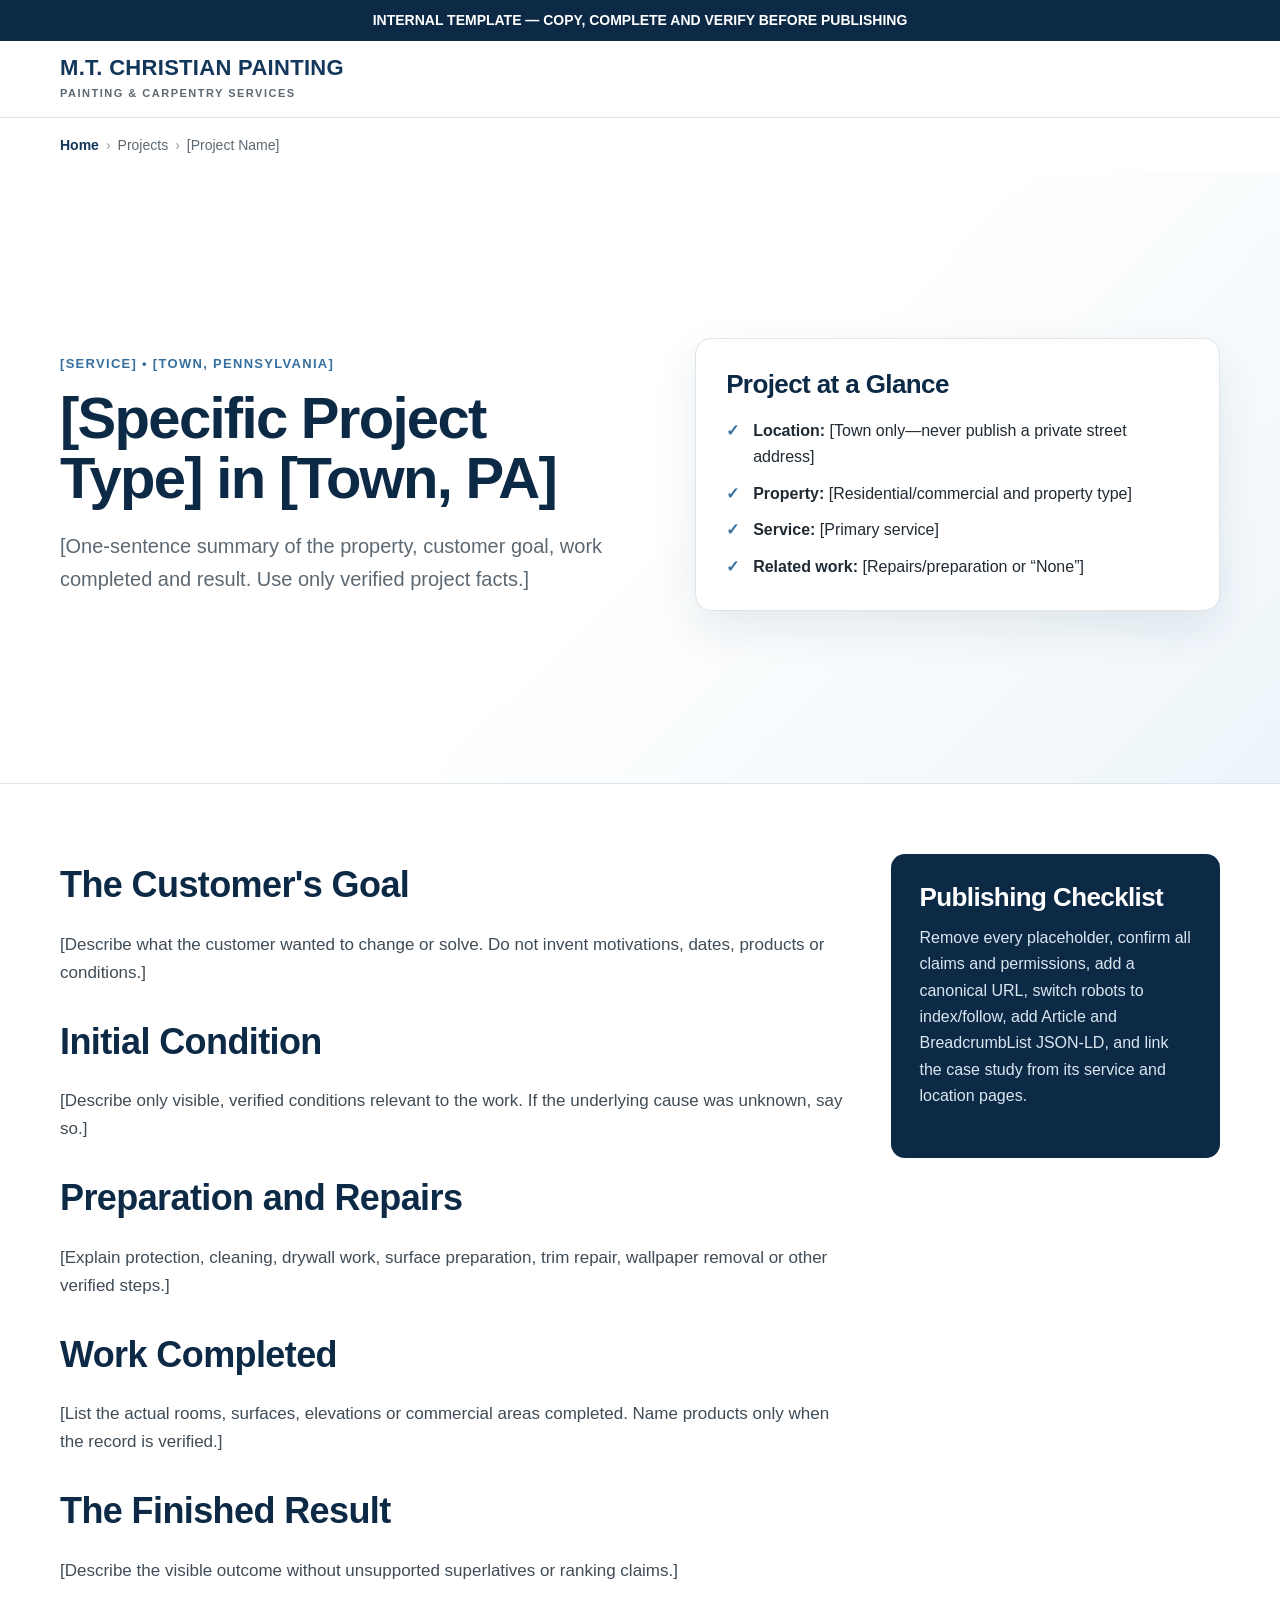
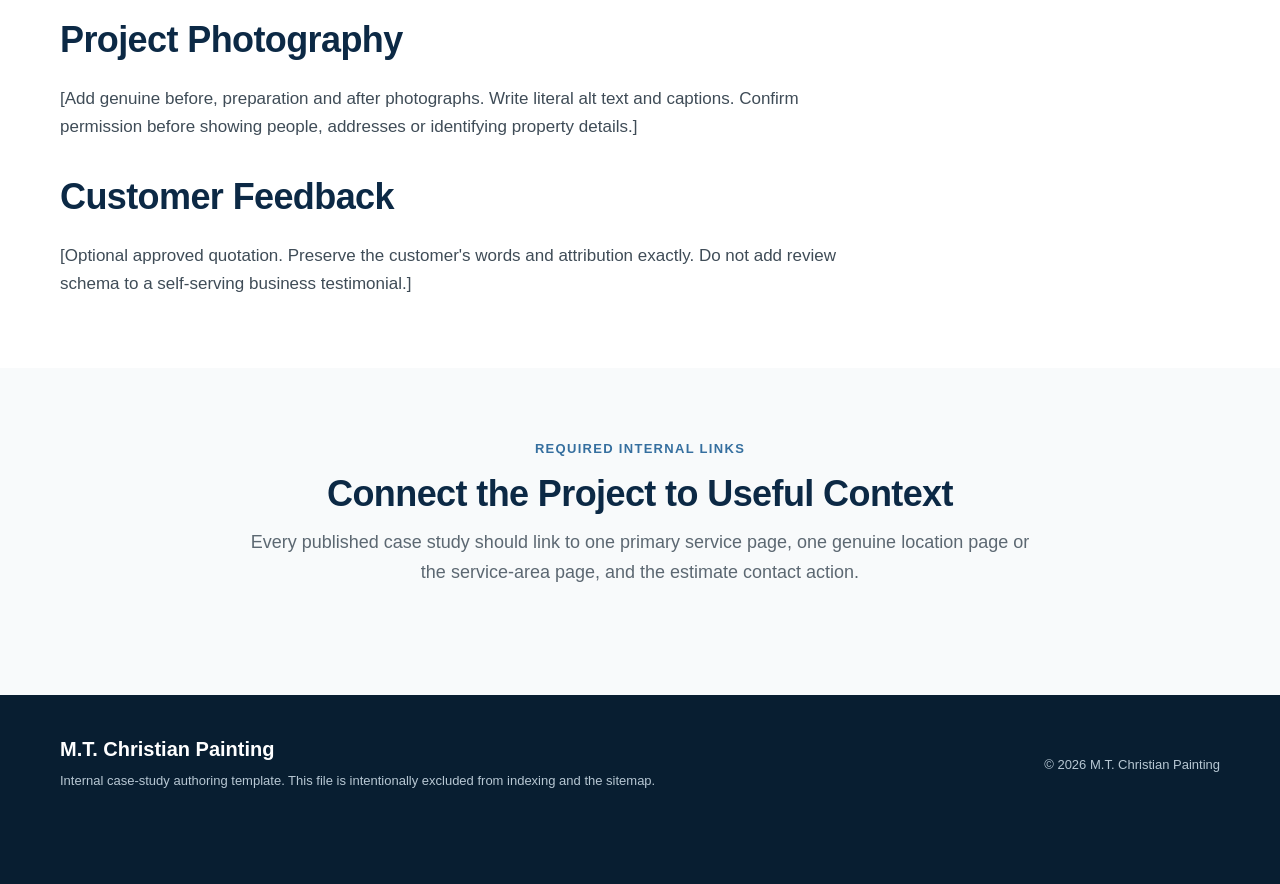
<file: project-case-study-template.html>
<!DOCTYPE html>
<html lang="en">
<head>
  <meta charset="UTF-8">
  <meta name="viewport" content="width=device-width, initial-scale=1.0">
  <title>Project Template — Replace Before Publishing</title>
  <meta name="description" content="Internal M.T. Christian Painting project case-study template. Replace all placeholders before publishing.">
  <meta name="robots" content="noindex, nofollow">
  <link rel="stylesheet" href="styles.css">
</head>
<body>
  <div class="topbar">INTERNAL TEMPLATE — COPY, COMPLETE AND VERIFY BEFORE PUBLISHING</div>

  <header>
    <div class="container header-inner">
      <a class="brand" href="index.html">
        <strong>M.T. CHRISTIAN PAINTING</strong>
        <span>Painting &amp; Carpentry Services</span>
      </a>
    </div>
  </header>

  <main>
    <div class="container breadcrumbs">
      <a href="index.html">Home</a><span>›</span>Projects<span>›</span>[Project Name]
    </div>

    <section class="page-hero">
      <div class="container page-hero-grid">
        <div>
          <div class="eyebrow">[Service] • [Town, Pennsylvania]</div>
          <h1>[Specific Project Type] in [Town, PA]</h1>
          <p class="hero-lead">[One-sentence summary of the property, customer goal, work completed and result. Use only verified project facts.]</p>
        </div>

        <aside class="hero-panel">
          <h2>Project at a Glance</h2>
          <ul class="check-list">
            <li><strong>Location:</strong> [Town only—never publish a private street address]</li>
            <li><strong>Property:</strong> [Residential/commercial and property type]</li>
            <li><strong>Service:</strong> [Primary service]</li>
            <li><strong>Related work:</strong> [Repairs/preparation or “None”]</li>
          </ul>
        </aside>
      </div>
    </section>

    <section>
      <div class="container content-grid">
        <article class="prose">
          <h2>The Customer's Goal</h2>
          <p>[Describe what the customer wanted to change or solve. Do not invent motivations, dates, products or conditions.]</p>

          <h2>Initial Condition</h2>
          <p>[Describe only visible, verified conditions relevant to the work. If the underlying cause was unknown, say so.]</p>

          <h2>Preparation and Repairs</h2>
          <p>[Explain protection, cleaning, drywall work, surface preparation, trim repair, wallpaper removal or other verified steps.]</p>

          <h2>Work Completed</h2>
          <p>[List the actual rooms, surfaces, elevations or commercial areas completed. Name products only when the record is verified.]</p>

          <h2>The Finished Result</h2>
          <p>[Describe the visible outcome without unsupported superlatives or ranking claims.]</p>

          <h2>Project Photography</h2>
          <p>[Add genuine before, preparation and after photographs. Write literal alt text and captions. Confirm permission before showing people, addresses or identifying property details.]</p>

          <h2>Customer Feedback</h2>
          <p>[Optional approved quotation. Preserve the customer's words and attribution exactly. Do not add review schema to a self-serving business testimonial.]</p>
        </article>

        <aside class="sidebar-card">
          <h2>Publishing Checklist</h2>
          <p>Remove every placeholder, confirm all claims and permissions, add a canonical URL, switch robots to index/follow, add Article and BreadcrumbList JSON-LD, and link the case study from its service and location pages.</p>
        </aside>
      </div>
    </section>

    <section class="section-alt">
      <div class="container">
        <div class="section-heading">
          <div class="eyebrow">Required Internal Links</div>
          <h2>Connect the Project to Useful Context</h2>
          <p>Every published case study should link to one primary service page, one genuine location page or the service-area page, and the estimate contact action.</p>
        </div>
      </div>
    </section>
  </main>

  <footer>
    <div class="container footer-grid">
      <div class="footer-brand">
        <strong>M.T. Christian Painting</strong>
        <p>Internal case-study authoring template. This file is intentionally excluded from indexing and the sitemap.</p>
      </div>
      <div class="copyright">© 2026 M.T. Christian Painting</div>
    </div>
  </footer>
</body>
</html>
</file>
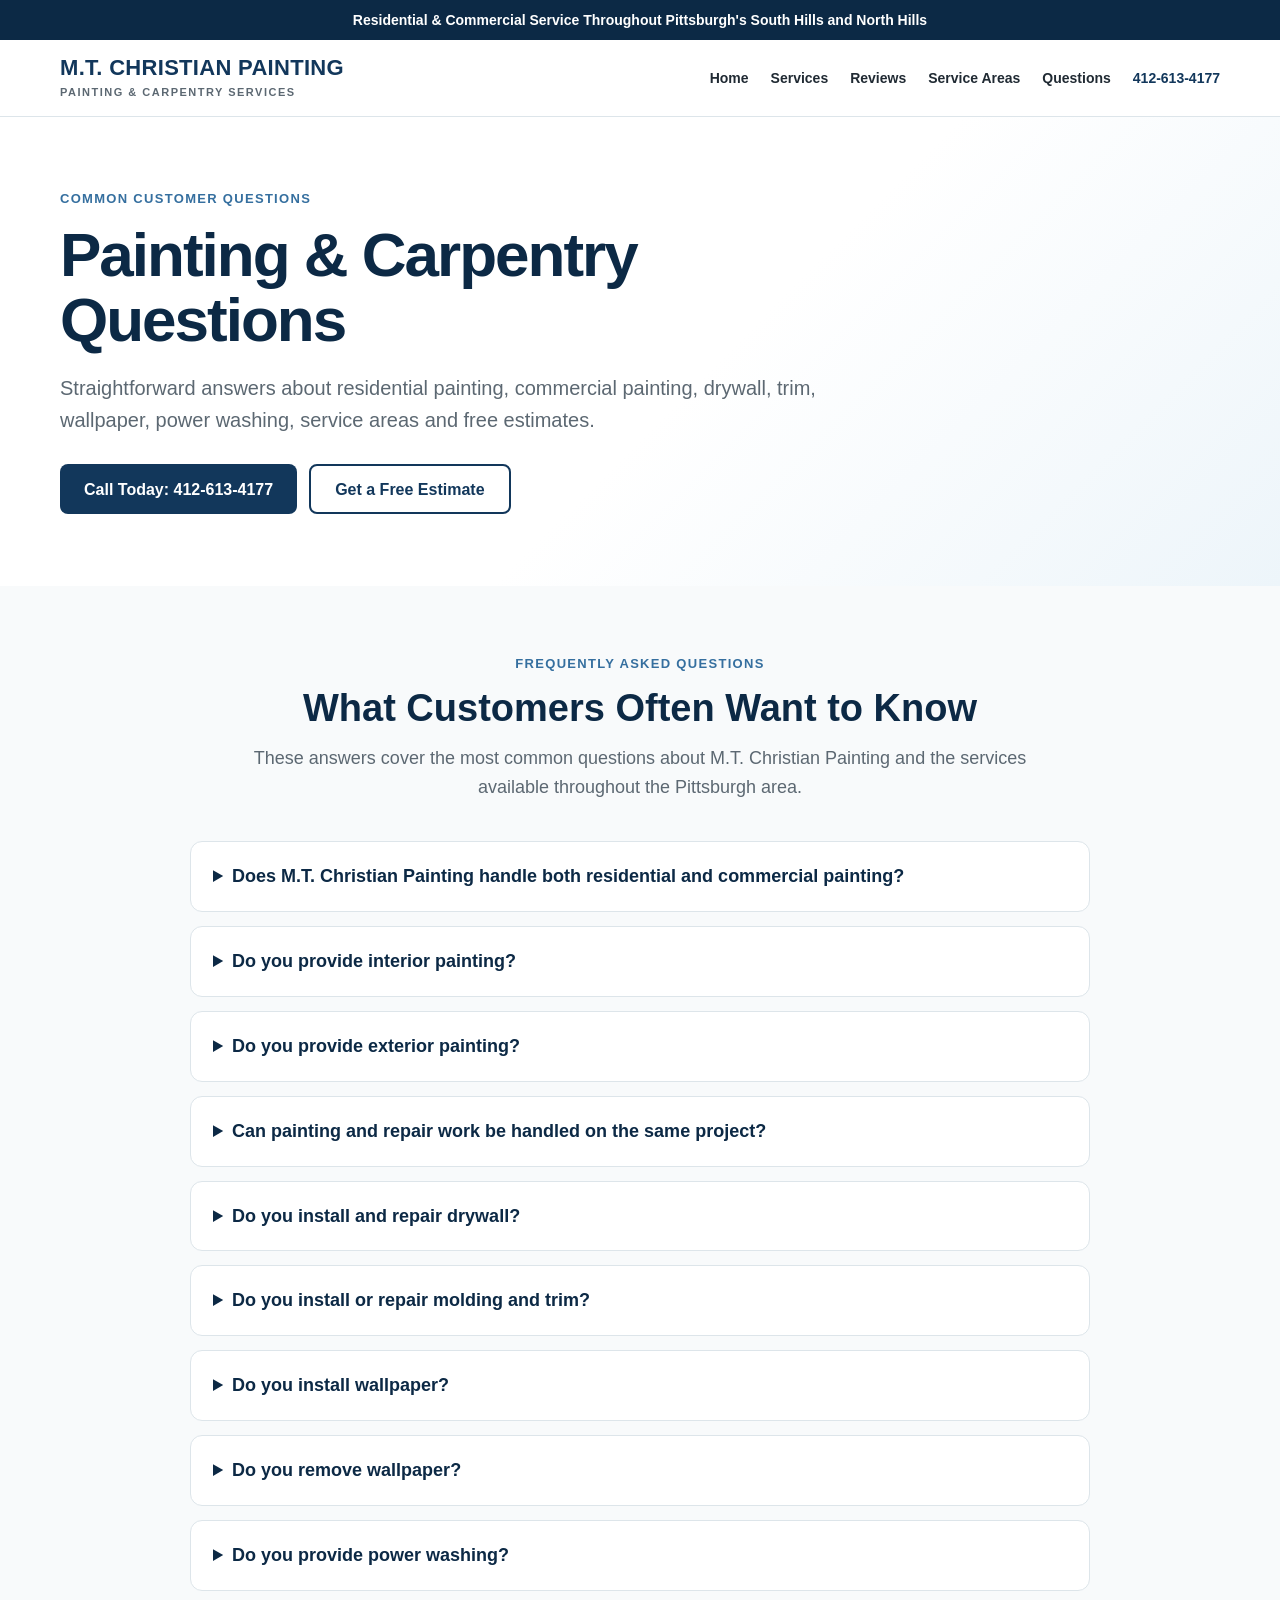
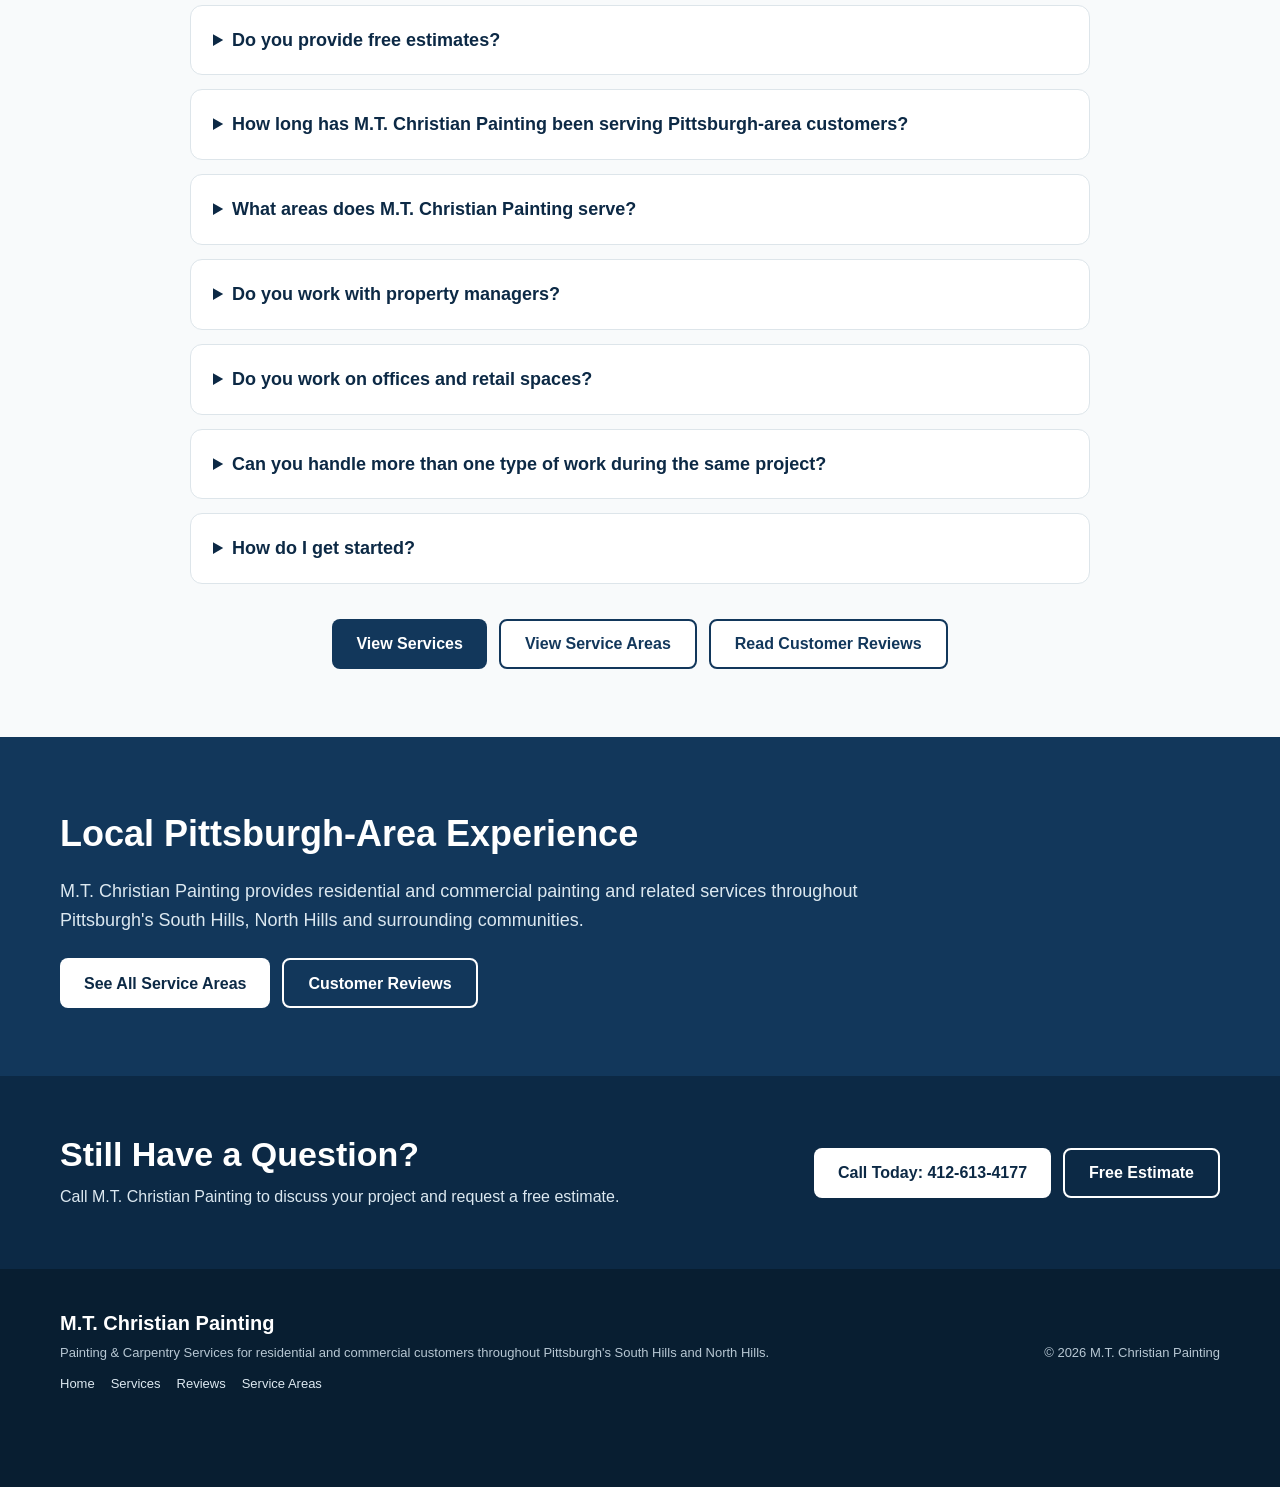
<file: questions.html>
<!DOCTYPE html>
<html lang="en">
<head>
  <meta charset="UTF-8">

  <meta
    name="viewport"
    content="width=device-width, initial-scale=1.0"
  >

  <title>
    Painting Questions Pittsburgh | M.T. Christian Painting
  </title>

  <meta
    name="description"
    content="Answers to common questions about residential and commercial painting, drywall repair, molding and trim, wallpaper, power washing, free estimates and Pittsburgh-area service from M.T. Christian Painting."
  >

  <meta name="robots" content="index, follow">

  <style>
    * {
      box-sizing: border-box;
      margin: 0;
      padding: 0;
    }

    :root {
      --navy: #12375b;
      --navy-dark: #0c2945;
      --blue: #356f9f;
      --light-blue: #edf5fa;
      --white: #ffffff;
      --off-white: #f8fafb;
      --text: #202a33;
      --muted: #5c6872;
      --border: #dde5ea;
    }

    html {
      scroll-behavior: smooth;
    }

    body {
      font-family:
        -apple-system,
        BlinkMacSystemFont,
        "Segoe UI",
        Roboto,
        Arial,
        sans-serif;

      color: var(--text);
      background: var(--white);
      line-height: 1.6;
    }

    a {
      color: inherit;
      text-decoration: none;
    }

    .container {
      width: min(1160px, calc(100% - 40px));
      margin: 0 auto;
    }

    .topbar {
      background: var(--navy-dark);
      color: white;
      text-align: center;
      padding: 9px 15px;
      font-size: 14px;
      font-weight: 700;
    }

    header {
      background: white;
      border-bottom: 1px solid var(--border);
      position: sticky;
      top: 0;
      z-index: 100;
    }

    .header-inner {
      min-height: 76px;
      display: flex;
      align-items: center;
      justify-content: space-between;
      gap: 30px;
    }

    .brand strong {
      display: block;
      color: var(--navy);
      font-size: 22px;
      line-height: 1.1;
      letter-spacing: .3px;
    }

    .brand span {
      display: block;
      margin-top: 4px;
      color: var(--muted);
      font-size: 11px;
      font-weight: 700;
      letter-spacing: 1.5px;
      text-transform: uppercase;
    }

    nav {
      display: flex;
      align-items: center;
      gap: 22px;
      font-size: 14px;
      font-weight: 700;
    }

    nav a:hover {
      color: var(--blue);
    }

    .header-phone {
      color: var(--navy);
      font-weight: 800;
      white-space: nowrap;
    }

    .button {
      display: inline-flex;
      align-items: center;
      justify-content: center;
      min-height: 50px;
      padding: 0 24px;
      border-radius: 8px;
      font-weight: 800;
      text-align: center;
      transition: .2s ease;
    }

    .button-primary {
      background: var(--navy);
      color: white;
    }

    .button-primary:hover {
      background: var(--navy-dark);
    }

    .button-secondary {
      border: 2px solid var(--navy);
      color: var(--navy);
      background: white;
    }

    .page-hero {
      background:
        linear-gradient(
          135deg,
          #ffffff 0%,
          #ffffff 55%,
          #edf5fa 100%
        );

      padding: 72px 0;
    }

    .page-hero-content {
      max-width: 850px;
    }

    .eyebrow {
      color: var(--blue);
      text-transform: uppercase;
      font-size: 13px;
      font-weight: 800;
      letter-spacing: 1.3px;
      margin-bottom: 12px;
    }

    h1 {
      color: var(--navy-dark);
      font-size: clamp(42px, 6vw, 62px);
      line-height: 1.05;
      letter-spacing: -2px;
    }

    .page-hero p {
      margin-top: 20px;
      color: var(--muted);
      font-size: 20px;
      max-width: 760px;
    }

    .hero-actions {
      margin-top: 28px;
      display: flex;
      flex-wrap: wrap;
      gap: 12px;
    }

    section {
      padding: 68px 0;
    }

    .questions-section {
      background: var(--off-white);
    }

    .section-heading {
      text-align: center;
      max-width: 800px;
      margin: 0 auto 40px;
    }

    .section-heading h2 {
      color: var(--navy-dark);
      font-size: 38px;
      line-height: 1.15;
      margin-bottom: 13px;
    }

    .section-heading p {
      color: var(--muted);
      font-size: 18px;
    }

    .questions {
      max-width: 900px;
      margin: 0 auto;
    }

    details {
      background: white;
      border: 1px solid var(--border);
      border-radius: 12px;
      padding: 20px 22px;
      margin-bottom: 14px;
    }

    summary {
      cursor: pointer;
      color: var(--navy-dark);
      font-size: 18px;
      font-weight: 800;
    }

    details p {
      color: var(--muted);
      padding-top: 13px;
    }

    .support-links {
      margin-top: 35px;
      display: flex;
      flex-wrap: wrap;
      justify-content: center;
      gap: 12px;
    }

    .local-section {
      background: var(--navy);
      color: white;
    }

    .local-section h2 {
      font-size: 36px;
      margin-bottom: 14px;
    }

    .local-section p {
      color: #dce8f0;
      font-size: 18px;
      max-width: 800px;
    }

    .local-actions {
      margin-top: 24px;
      display: flex;
      flex-wrap: wrap;
      gap: 12px;
    }

    .local-section .button-primary {
      background: white;
      color: var(--navy-dark);
    }

    .local-section .button-secondary {
      border-color: white;
      color: white;
      background: transparent;
    }

    .cta {
      background: var(--navy-dark);
      color: white;
      padding: 60px 0;
    }

    .cta-inner {
      display: flex;
      justify-content: space-between;
      align-items: center;
      gap: 30px;
    }

    .cta h2 {
      font-size: 34px;
      line-height: 1.1;
      margin-bottom: 10px;
    }

    .cta p {
      color: #dce8f0;
      max-width: 650px;
    }

    .cta-buttons {
      display: flex;
      flex-wrap: wrap;
      gap: 12px;
    }

    .cta .button-primary {
      background: white;
      color: var(--navy-dark);
    }

    .cta .button-secondary {
      border-color: white;
      color: white;
      background: transparent;
    }

    footer {
      background: #081e31;
      color: white;
      padding: 38px 0 92px;
    }

    .footer-grid {
      display: flex;
      justify-content: space-between;
      align-items: center;
      gap: 30px;
    }

    .footer-brand strong {
      font-size: 20px;
    }

    .footer-brand p,
    .copyright {
      color: #b7c7d3;
      font-size: 13px;
      margin-top: 4px;
    }

    .footer-links {
      margin-top: 10px;
      display: flex;
      flex-wrap: wrap;
      gap: 16px;
      font-size: 13px;
      color: #dce8f0;
    }

    .mobile-menu-button {
      display: none;
      border: 0;
      background: transparent;
      color: var(--navy);
      font-size: 27px;
      cursor: pointer;
    }

    .mobile-nav {
      display: none;
    }

    .mobile-action-bar {
      display: none;
    }

    @media (max-width: 900px) {

      nav {
        display: none;
      }

      .mobile-menu-button {
        display: block;
      }

      .mobile-nav.open {
        display: grid;
        background: white;
        border-top: 1px solid var(--border);
        padding: 8px 20px 18px;
      }

      .mobile-nav a {
        padding: 13px 0;
        border-bottom: 1px solid var(--border);
        font-weight: 700;
      }

      .cta-inner {
        flex-direction: column;
        align-items: flex-start;
      }

      .mobile-action-bar {
        position: fixed;
        left: 0;
        right: 0;
        bottom: 0;
        z-index: 1000;

        display: grid;
        grid-template-columns: 1fr 1fr;
        gap: 8px;

        background: white;
        border-top: 1px solid #d7e0e6;

        padding:
          9px
          10px
          calc(9px + env(safe-area-inset-bottom));

        box-shadow:
          0 -4px 18px rgba(0, 0, 0, .12);
      }

      .mobile-action-bar a {
        min-height: 50px;
        display: flex;
        align-items: center;
        justify-content: center;
        border-radius: 8px;
        font-size: 14px;
        font-weight: 900;
      }

      .mobile-call {
        background: var(--navy);
        color: white;
      }

      .mobile-estimate {
        background: var(--light-blue);
        color: var(--navy-dark);
        border: 2px solid var(--navy);
      }
    }

    @media (max-width: 620px) {

      .container {
        width: min(100% - 28px, 1160px);
      }

      .topbar {
        font-size: 12px;
      }

      .brand strong {
        font-size: 18px;
      }

      .brand span {
        font-size: 10px;
      }

      .page-hero {
        padding: 52px 0;
      }

      h1 {
        font-size: 39px;
      }

      .page-hero p {
        font-size: 18px;
      }

      .hero-actions,
      .hero-actions .button {
        width: 100%;
      }

      section {
        padding: 54px 0;
      }

      .section-heading h2 {
        font-size: 31px;
      }

      .support-links,
      .support-links .button,
      .local-actions,
      .local-actions .button,
      .cta-buttons,
      .cta-buttons .button {
        width: 100%;
      }

      .footer-grid {
        flex-direction: column;
        align-items: flex-start;
      }
    }
  </style>

</head>

<body>

  <div class="topbar">
    Residential & Commercial Service Throughout Pittsburgh's South Hills and North Hills
  </div>

  <header>

    <div class="container header-inner">

      <a class="brand" href="index.html">

        <strong>
          M.T. CHRISTIAN PAINTING
        </strong>

        <span>
          Painting & Carpentry Services
        </span>

      </a>

      <nav>

        <a href="index.html">
          Home
        </a>

        <a href="services.html">
          Services
        </a>

        <a href="reviews.html">
          Reviews
        </a>

        <a href="service-areas.html">
          Service Areas
        </a>

        <a href="questions.html">
          Questions
        </a>

        <a
          href="tel:14126134177"
          class="header-phone"
        >
          412-613-4177
        </a>

      </nav>

      <button
        class="mobile-menu-button"
        type="button"
        aria-label="Open menu"
        aria-expanded="false"
        onclick="toggleMenu(this)"
      >
        ☰
      </button>

    </div>

    <div
      class="mobile-nav"
      id="mobileNav"
    >

      <a href="index.html">
        Home
      </a>

      <a href="services.html">
        Services
      </a>

      <a href="reviews.html">
        Reviews
      </a>

      <a href="service-areas.html">
        Service Areas
      </a>

      <a href="tel:14126134177">
        Call 412-613-4177
      </a>

    </div>

  </header>

  <main>

    <section class="page-hero">

      <div class="container">

        <div class="page-hero-content">

          <div class="eyebrow">
            Common Customer Questions
          </div>

          <h1>
            Painting & Carpentry Questions
          </h1>

          <p>
            Straightforward answers about residential painting,
            commercial painting, drywall, trim, wallpaper,
            power washing, service areas and free estimates.
          </p>

          <div class="hero-actions">

            <a
              href="tel:14126134177"
              class="button button-primary"
            >
              Call Today: 412-613-4177
            </a>

            <a
              href="index.html#estimate"
              class="button button-secondary"
            >
              Get a Free Estimate
            </a>

          </div>

        </div>

      </div>

    </section>

    <section class="questions-section">

      <div class="container">

        <div class="section-heading">

          <div class="eyebrow">
            Frequently Asked Questions
          </div>

          <h2>
            What Customers Often Want to Know
          </h2>

          <p>
            These answers cover the most common questions about
            M.T. Christian Painting and the services available
            throughout the Pittsburgh area.
          </p>

        </div>

        <div class="questions">

          <details>

            <summary>
              Does M.T. Christian Painting handle both residential and commercial painting?
            </summary>

            <p>
              Yes. M.T. Christian Painting works with homeowners,
              businesses, property managers and commercial properties
              throughout the Pittsburgh area.
            </p>

          </details>

          <details>

            <summary>
              Do you provide interior painting?
            </summary>

            <p>
              Yes. Interior painting is available for residential
              and commercial properties, including individual rooms,
              hallways, common areas, offices and larger interior projects.
            </p>

          </details>

          <details>

            <summary>
              Do you provide exterior painting?
            </summary>

            <p>
              Yes. Exterior painting is available for homes,
              businesses and other properties throughout the service area.
            </p>

          </details>

          <details>

            <summary>
              Can painting and repair work be handled on the same project?
            </summary>

            <p>
              Yes. Depending on the project, painting can be combined
              with drywall installation or repair, molding and trim work,
              wallpaper services and other related work.
            </p>

          </details>

          <details>

            <summary>
              Do you install and repair drywall?
            </summary>

            <p>
              Yes. M.T. Christian Painting provides drywall installation
              and drywall repair for residential and commercial projects.
            </p>

          </details>

          <details>

            <summary>
              Do you install or repair molding and trim?
            </summary>

            <p>
              Yes. Molding and trim installation and repair are available
              as part of residential and commercial projects.
            </p>

          </details>

          <details>

            <summary>
              Do you install wallpaper?
            </summary>

            <p>
              Yes. Wallpaper installation is available for residential
              and commercial interiors.
            </p>

          </details>

          <details>

            <summary>
              Do you remove wallpaper?
            </summary>

            <p>
              Yes. Existing wallpaper can be removed as part of a project.
            </p>

          </details>

          <details>

            <summary>
              Do you provide power washing?
            </summary>

            <p>
              Yes. Power washing is available for residential
              and commercial properties.
            </p>

          </details>

          <details>

            <summary>
              Do you provide free estimates?
            </summary>

            <p>
              Yes. Call 412-613-4177 to discuss your project
              and request a free estimate.
            </p>

          </details>

          <details>

            <summary>
              How long has M.T. Christian Painting been serving Pittsburgh-area customers?
            </summary>

            <p>
              M.T. Christian Painting has been serving Pittsburgh-area
              customers since 1992.
            </p>

          </details>

          <details>

            <summary>
              What areas does M.T. Christian Painting serve?
            </summary>

            <p>
              The service area includes Pittsburgh's South Hills,
              North Hills and surrounding communities, including
              Upper Saint Clair, Mount Lebanon, McMurray,
              Peters Township, Canonsburg, Bethel Park,
              Castle Shannon, Pleasant Hills, West Mifflin,
              Baldwin, Whitehall, Squirrel Hill, Carnegie,
              Kennedy, Robinson, Moon, Cranberry, Seven Fields,
              Hampton and Shaler.
            </p>

          </details>

          <details>

            <summary>
              Do you work with property managers?
            </summary>

            <p>
              Yes. M.T. Christian Painting works with property managers
              and can provide painting and related services for rental
              and commercial properties.
            </p>

          </details>

          <details>

            <summary>
              Do you work on offices and retail spaces?
            </summary>

            <p>
              Yes. Commercial work can include offices, professional spaces,
              retail locations, storefronts and other business properties.
            </p>

          </details>

          <details>

            <summary>
              Can you handle more than one type of work during the same project?
            </summary>

            <p>
              Yes. One advantage of working with M.T. Christian Painting
              is that several related needs can often be handled together,
              such as painting, drywall, trim and wallpaper work.
            </p>

          </details>

          <details>

            <summary>
              How do I get started?
            </summary>

            <p>
              Call 412-613-4177 and describe your residential
              or commercial project. M.T. Christian Painting can
              answer your questions and discuss the next step.
            </p>

          </details>

          <div class="support-links">

            <a
              href="services.html"
              class="button button-primary"
            >
              View Services
            </a>

            <a
              href="service-areas.html"
              class="button button-secondary"
            >
              View Service Areas
            </a>

            <a
              href="reviews.html"
              class="button button-secondary"
            >
              Read Customer Reviews
            </a>

          </div>

        </div>

      </div>

    </section>

    <section class="local-section">

      <div class="container">

        <h2>
          Local Pittsburgh-Area Experience
        </h2>

        <p>
          M.T. Christian Painting provides residential and commercial
          painting and related services throughout Pittsburgh's South Hills,
          North Hills and surrounding communities.
        </p>

        <div class="local-actions">

          <a
            href="service-areas.html"
            class="button button-primary"
          >
            See All Service Areas
          </a>

          <a
            href="reviews.html"
            class="button button-secondary"
          >
            Customer Reviews
          </a>

        </div>

      </div>

    </section>

    <section class="cta">

      <div class="container cta-inner">

        <div>

          <h2>
            Still Have a Question?
          </h2>

          <p>
            Call M.T. Christian Painting to discuss your project
            and request a free estimate.
          </p>

        </div>

        <div class="cta-buttons">

          <a
            href="tel:14126134177"
            class="button button-primary"
          >
            Call Today: 412-613-4177
          </a>

          <a
            href="index.html#estimate"
            class="button button-secondary"
          >
            Free Estimate
          </a>

        </div>

      </div>

    </section>

  </main>

  <footer>

    <div class="container footer-grid">

      <div class="footer-brand">

        <strong>
          M.T. Christian Painting
        </strong>

        <p>
          Painting & Carpentry Services for residential and commercial
          customers throughout Pittsburgh's South Hills and North Hills.
        </p>

        <div class="footer-links">

          <a href="index.html">
            Home
          </a>

          <a href="services.html">
            Services
          </a>

          <a href="reviews.html">
            Reviews
          </a>

          <a href="service-areas.html">
            Service Areas
          </a>

        </div>

      </div>

      <div class="copyright">
        © 2026 M.T. Christian Painting
      </div>

    </div>

  </footer>

  <div class="mobile-action-bar">

    <a
      href="tel:14126134177"
      class="mobile-call"
    >
      ☎ Call Today
    </a>

    <a
      href="index.html#estimate"
      class="mobile-estimate"
    >
      Free Estimate
    </a>

  </div>

  <script>
    function toggleMenu(button) {
      const menu =
        document.getElementById("mobileNav");

      const isOpen =
        menu.classList.toggle("open");

      button.setAttribute(
        "aria-expanded",
        isOpen ? "true" : "false"
      );
    }
  </script>

</body>
</html>
</file>
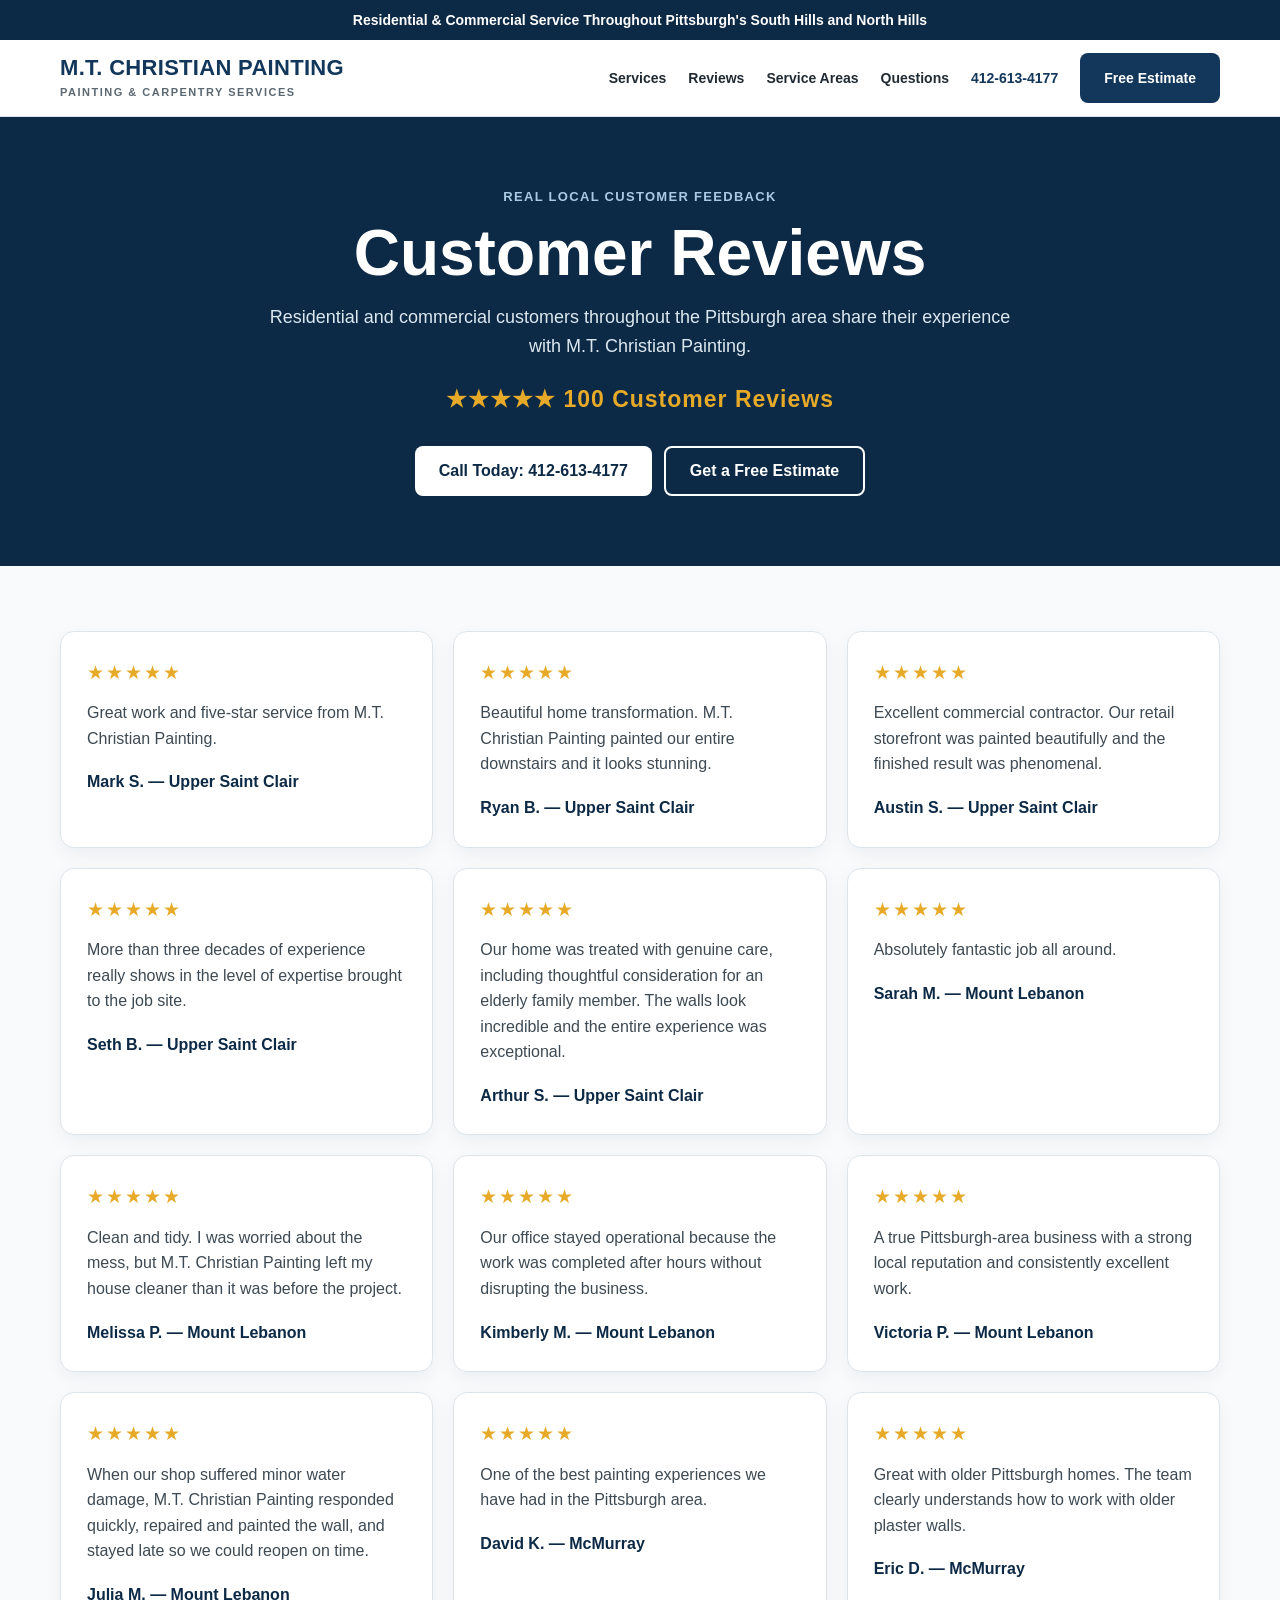
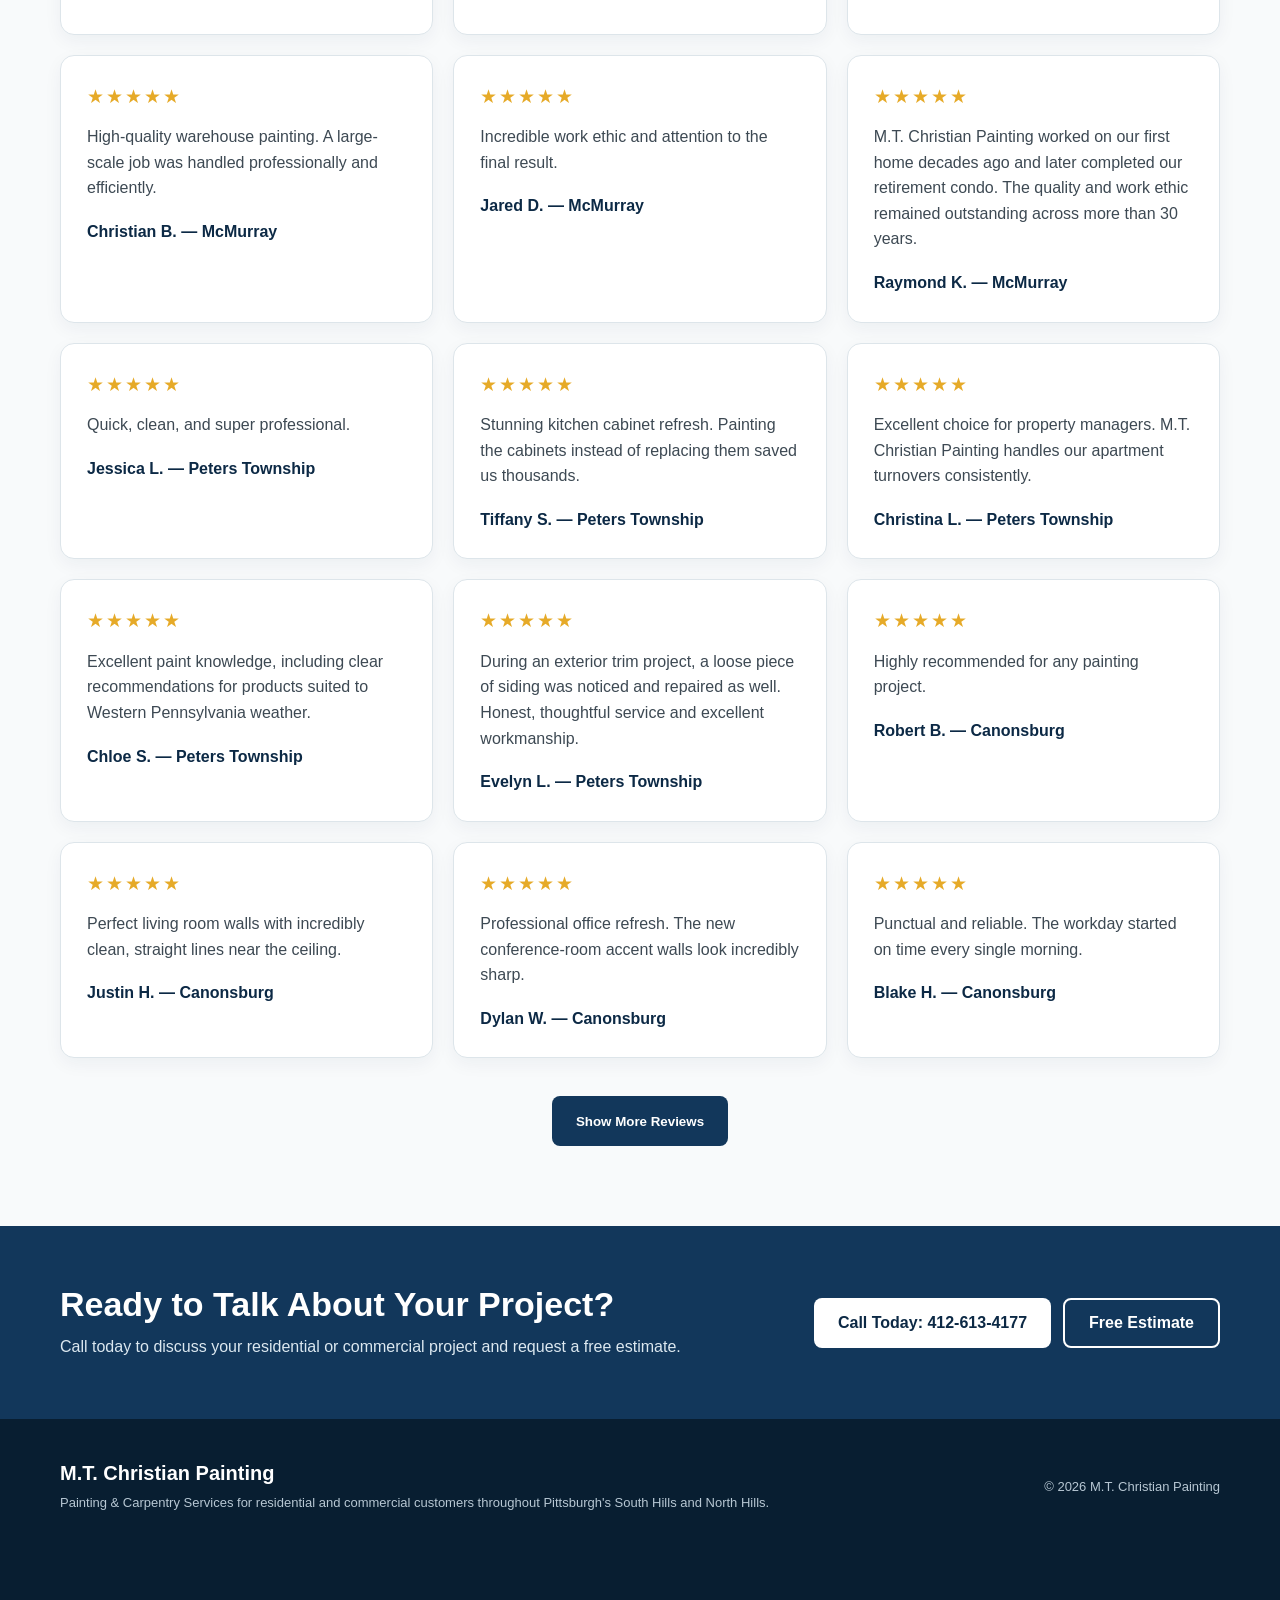
<file: reviews.html>
<!DOCTYPE html>
<html lang="en">
<head>
  <meta charset="UTF-8">

  <meta
    name="viewport"
    content="width=device-width, initial-scale=1.0"
  >

  <title>
    M.T. Christian Painting Reviews | Pittsburgh Painting & Carpentry
  </title>

  <meta
    name="description"
    content="Read customer reviews for M.T. Christian Painting. Residential and commercial painting, drywall, molding and trim, wallpaper, and related services throughout Pittsburgh's South Hills and North Hills."
  >

  <meta name="robots" content="index, follow">

  <style>
    * {
      box-sizing: border-box;
      margin: 0;
      padding: 0;
    }

    :root {
      --navy: #12375b;
      --navy-dark: #0c2945;
      --blue: #356f9f;
      --light-blue: #edf5fa;
      --white: #ffffff;
      --off-white: #f8fafb;
      --text: #202a33;
      --muted: #5c6872;
      --border: #dde5ea;
      --gold: #e6aa28;
    }

    html {
      scroll-behavior: smooth;
    }

    body {
      font-family:
        -apple-system,
        BlinkMacSystemFont,
        "Segoe UI",
        Roboto,
        Arial,
        sans-serif;

      color: var(--text);
      background: var(--off-white);
      line-height: 1.6;
    }

    a {
      color: inherit;
      text-decoration: none;
    }

    .container {
      width: min(1160px, calc(100% - 40px));
      margin: 0 auto;
    }

    .topbar {
      background: var(--navy-dark);
      color: white;
      text-align: center;
      padding: 9px 15px;
      font-size: 14px;
      font-weight: 700;
    }

    header {
      background: white;
      border-bottom: 1px solid var(--border);
      position: sticky;
      top: 0;
      z-index: 100;
    }

    .header-inner {
      min-height: 76px;
      display: flex;
      align-items: center;
      justify-content: space-between;
      gap: 30px;
    }

    .brand strong {
      display: block;
      color: var(--navy);
      font-size: 22px;
      line-height: 1.1;
      letter-spacing: .3px;
    }

    .brand span {
      display: block;
      margin-top: 4px;
      color: var(--muted);
      font-size: 11px;
      font-weight: 700;
      letter-spacing: 1.5px;
      text-transform: uppercase;
    }

    nav {
      display: flex;
      align-items: center;
      gap: 22px;
      font-size: 14px;
      font-weight: 700;
    }

    nav a:hover {
      color: var(--blue);
    }

    .header-phone {
      color: var(--navy);
      font-weight: 800;
      white-space: nowrap;
    }

    .button {
      display: inline-flex;
      align-items: center;
      justify-content: center;
      min-height: 50px;
      padding: 0 24px;
      border-radius: 8px;
      font-weight: 800;
      text-align: center;
      transition: .2s ease;
      border: 0;
      cursor: pointer;
    }

    .button-primary {
      background: var(--navy);
      color: white;
    }

    .button-primary:hover {
      background: var(--navy-dark);
    }

    .button-secondary {
      border: 2px solid var(--navy);
      color: var(--navy);
      background: white;
    }

    .reviews-hero {
      background: var(--navy-dark);
      color: white;
      padding: 70px 0;
      text-align: center;
    }

    .eyebrow {
      color: #a9cae2;
      text-transform: uppercase;
      font-size: 13px;
      font-weight: 800;
      letter-spacing: 1.3px;
      margin-bottom: 12px;
    }

    .reviews-hero h1 {
      font-size: clamp(42px, 6vw, 64px);
      line-height: 1.05;
      margin-bottom: 16px;
    }

    .reviews-hero p {
      max-width: 760px;
      margin: 0 auto;
      color: #dce8f0;
      font-size: 18px;
    }

    .rating-line {
      color: var(--gold);
      font-size: 23px;
      font-weight: 900;
      margin-top: 20px;
      letter-spacing: 1px;
    }

    .hero-actions {
      margin-top: 28px;
      display: flex;
      justify-content: center;
      flex-wrap: wrap;
      gap: 12px;
    }

    .reviews-hero .button-primary {
      background: white;
      color: var(--navy-dark);
    }

    .reviews-hero .button-secondary {
      border-color: white;
      color: white;
      background: transparent;
    }

    .review-section {
      padding: 65px 0 80px;
    }

    .review-grid {
      display: grid;
      grid-template-columns: repeat(3, 1fr);
      gap: 20px;
    }

    .review-card {
      background: white;
      border: 1px solid var(--border);
      border-radius: 14px;
      padding: 26px;
      box-shadow: 0 6px 18px rgba(12, 41, 69, .05);
    }

    .stars {
      color: var(--gold);
      font-size: 19px;
      letter-spacing: 2px;
      margin-bottom: 12px;
    }

    .review-text {
      color: #3d4953;
      font-size: 16px;
      line-height: 1.6;
    }

    .review-name {
      color: var(--navy-dark);
      font-weight: 800;
      margin-top: 18px;
    }

    .review-card.hidden-review {
      display: none;
    }

    .show-more-wrap {
      text-align: center;
      margin-top: 38px;
    }

    .cta {
      background: var(--navy);
      color: white;
      padding: 60px 0;
    }

    .cta-inner {
      display: flex;
      justify-content: space-between;
      align-items: center;
      gap: 30px;
    }

    .cta h2 {
      font-size: 34px;
      line-height: 1.1;
      margin-bottom: 10px;
    }

    .cta p {
      color: #dce8f0;
      max-width: 650px;
    }

    .cta-buttons {
      display: flex;
      flex-wrap: wrap;
      gap: 12px;
    }

    .cta .button-primary {
      background: white;
      color: var(--navy-dark);
    }

    .cta .button-secondary {
      border-color: white;
      color: white;
      background: transparent;
    }

    footer {
      background: #081e31;
      color: white;
      padding: 38px 0 92px;
    }

    .footer-grid {
      display: flex;
      justify-content: space-between;
      gap: 30px;
      align-items: center;
    }

    .footer-brand strong {
      font-size: 20px;
    }

    .footer-brand p,
    .copyright {
      color: #b7c7d3;
      font-size: 13px;
      margin-top: 4px;
    }

    .mobile-menu-button {
      display: none;
      border: 0;
      background: transparent;
      color: var(--navy);
      font-size: 27px;
      cursor: pointer;
    }

    .mobile-nav {
      display: none;
    }

    .mobile-action-bar {
      display: none;
    }

    @media (max-width: 900px) {

      nav {
        display: none;
      }

      .mobile-menu-button {
        display: block;
      }

      .mobile-nav.open {
        display: grid;
        background: white;
        border-top: 1px solid var(--border);
        padding: 8px 20px 18px;
      }

      .mobile-nav a {
        padding: 13px 0;
        border-bottom: 1px solid var(--border);
        font-weight: 700;
      }

      .review-grid {
        grid-template-columns: 1fr 1fr;
      }

      .cta-inner {
        flex-direction: column;
        align-items: flex-start;
      }

      .mobile-action-bar {
        position: fixed;
        left: 0;
        right: 0;
        bottom: 0;
        z-index: 1000;

        display: grid;
        grid-template-columns: 1fr 1fr;
        gap: 8px;

        padding:
          9px
          10px
          calc(9px + env(safe-area-inset-bottom));

        background: white;
        border-top: 1px solid #d7e0e6;

        box-shadow:
          0 -4px 18px rgba(0, 0, 0, .12);
      }

      .mobile-action-bar a {
        min-height: 50px;
        display: flex;
        align-items: center;
        justify-content: center;
        border-radius: 8px;
        font-size: 14px;
        font-weight: 900;
      }

      .mobile-call {
        background: var(--navy);
        color: white;
      }

      .mobile-estimate {
        background: var(--light-blue);
        color: var(--navy-dark);
        border: 2px solid var(--navy);
      }
    }

    @media (max-width: 620px) {

      .container {
        width: min(100% - 28px, 1160px);
      }

      .topbar {
        font-size: 12px;
      }

      .brand strong {
        font-size: 18px;
      }

      .brand span {
        font-size: 10px;
      }

      .reviews-hero {
        padding: 52px 0;
      }

      .reviews-hero h1 {
        font-size: 40px;
      }

      .review-grid {
        grid-template-columns: 1fr;
      }

      .cta-buttons,
      .cta-buttons .button {
        width: 100%;
      }

      .footer-grid {
        flex-direction: column;
        align-items: flex-start;
      }
    }
  </style>

</head>

<body>

  <div class="topbar">
    Residential & Commercial Service Throughout Pittsburgh's South Hills and North Hills
  </div>

  <header>

    <div class="container header-inner">

      <a class="brand" href="index.html">

        <strong>
          M.T. CHRISTIAN PAINTING
        </strong>

        <span>
          Painting & Carpentry Services
        </span>

      </a>

      <nav>

        <a href="index.html#services">
          Services
        </a>

        <a href="reviews.html">
          Reviews
        </a>

        <a href="index.html#areas">
          Service Areas
        </a>

        <a href="index.html#questions">
          Questions
        </a>

        <a
          href="tel:14126134177"
          class="header-phone"
        >
          412-613-4177
        </a>

        <a
          href="index.html#estimate"
          class="button button-primary"
        >
          Free Estimate
        </a>

      </nav>

      <button
        class="mobile-menu-button"
        type="button"
        aria-label="Open menu"
        aria-expanded="false"
        onclick="toggleMenu(this)"
      >
        ☰
      </button>

    </div>

    <div
      class="mobile-nav"
      id="mobileNav"
    >

      <a href="index.html">
        Home
      </a>

      <a href="index.html#services">
        Services
      </a>

      <a href="index.html#areas">
        Service Areas
      </a>

      <a href="index.html#questions">
        Questions
      </a>

      <a href="tel:14126134177">
        Call 412-613-4177
      </a>

    </div>

  </header>

  <main>

    <section class="reviews-hero">

      <div class="container">

        <div class="eyebrow">
          Real Local Customer Feedback
        </div>

        <h1>
          Customer Reviews
        </h1>

        <p>
          Residential and commercial customers throughout the Pittsburgh area
          share their experience with M.T. Christian Painting.
        </p>

        <div class="rating-line">
          ★★★★★ 100 Customer Reviews
        </div>

        <div class="hero-actions">

          <a
            href="tel:14126134177"
            class="button button-primary"
          >
            Call Today: 412-613-4177
          </a>

          <a
            href="index.html#estimate"
            class="button button-secondary"
          >
            Get a Free Estimate
          </a>

        </div>

      </div>

    </section>

    <section class="review-section">

      <div class="container">

        <div class="review-grid" id="reviewGrid">

          <!-- 1 -->
          <article class="review-card">
            <div class="stars">★★★★★</div>
            <div class="review-text">
              Great work and five-star service from M.T. Christian Painting.
            </div>
            <div class="review-name">
              Mark S. — Upper Saint Clair
            </div>
          </article>

          <!-- 2 -->
          <article class="review-card">
            <div class="stars">★★★★★</div>
            <div class="review-text">
              Beautiful home transformation. M.T. Christian Painting painted our entire downstairs and it looks stunning.
            </div>
            <div class="review-name">
              Ryan B. — Upper Saint Clair
            </div>
          </article>

          <!-- 3 -->
          <article class="review-card">
            <div class="stars">★★★★★</div>
            <div class="review-text">
              Excellent commercial contractor. Our retail storefront was painted beautifully and the finished result was phenomenal.
            </div>
            <div class="review-name">
              Austin S. — Upper Saint Clair
            </div>
          </article>

          <!-- 4 -->
          <article class="review-card">
            <div class="stars">★★★★★</div>
            <div class="review-text">
              More than three decades of experience really shows in the level of expertise brought to the job site.
            </div>
            <div class="review-name">
              Seth B. — Upper Saint Clair
            </div>
          </article>

          <!-- 5 -->
          <article class="review-card">
            <div class="stars">★★★★★</div>
            <div class="review-text">
              Our home was treated with genuine care, including thoughtful consideration for an elderly family member. The walls look incredible and the entire experience was exceptional.
            </div>
            <div class="review-name">
              Arthur S. — Upper Saint Clair
            </div>
          </article>

          <!-- 6 -->
          <article class="review-card">
            <div class="stars">★★★★★</div>
            <div class="review-text">
              Absolutely fantastic job all around.
            </div>
            <div class="review-name">
              Sarah M. — Mount Lebanon
            </div>
          </article>

          <!-- 7 -->
          <article class="review-card">
            <div class="stars">★★★★★</div>
            <div class="review-text">
              Clean and tidy. I was worried about the mess, but M.T. Christian Painting left my house cleaner than it was before the project.
            </div>
            <div class="review-name">
              Melissa P. — Mount Lebanon
            </div>
          </article>

          <!-- 8 -->
          <article class="review-card">
            <div class="stars">★★★★★</div>
            <div class="review-text">
              Our office stayed operational because the work was completed after hours without disrupting the business.
            </div>
            <div class="review-name">
              Kimberly M. — Mount Lebanon
            </div>
          </article>

          <!-- 9 -->
          <article class="review-card">
            <div class="stars">★★★★★</div>
            <div class="review-text">
              A true Pittsburgh-area business with a strong local reputation and consistently excellent work.
            </div>
            <div class="review-name">
              Victoria P. — Mount Lebanon
            </div>
          </article>

          <!-- 10 -->
          <article class="review-card">
            <div class="stars">★★★★★</div>
            <div class="review-text">
              When our shop suffered minor water damage, M.T. Christian Painting responded quickly, repaired and painted the wall, and stayed late so we could reopen on time.
            </div>
            <div class="review-name">
              Julia M. — Mount Lebanon
            </div>
          </article>

          <!-- 11 -->
          <article class="review-card">
            <div class="stars">★★★★★</div>
            <div class="review-text">
              One of the best painting experiences we have had in the Pittsburgh area.
            </div>
            <div class="review-name">
              David K. — McMurray
            </div>
          </article>

          <!-- 12 -->
          <article class="review-card">
            <div class="stars">★★★★★</div>
            <div class="review-text">
              Great with older Pittsburgh homes. The team clearly understands how to work with older plaster walls.
            </div>
            <div class="review-name">
              Eric D. — McMurray
            </div>
          </article>

          <!-- 13 -->
          <article class="review-card">
            <div class="stars">★★★★★</div>
            <div class="review-text">
              High-quality warehouse painting. A large-scale job was handled professionally and efficiently.
            </div>
            <div class="review-name">
              Christian B. — McMurray
            </div>
          </article>

          <!-- 14 -->
          <article class="review-card">
            <div class="stars">★★★★★</div>
            <div class="review-text">
              Incredible work ethic and attention to the final result.
            </div>
            <div class="review-name">
              Jared D. — McMurray
            </div>
          </article>

          <!-- 15 -->
          <article class="review-card">
            <div class="stars">★★★★★</div>
            <div class="review-text">
              M.T. Christian Painting worked on our first home decades ago and later completed our retirement condo. The quality and work ethic remained outstanding across more than 30 years.
            </div>
            <div class="review-name">
              Raymond K. — McMurray
            </div>
          </article>

          <!-- 16 -->
          <article class="review-card">
            <div class="stars">★★★★★</div>
            <div class="review-text">
              Quick, clean, and super professional.
            </div>
            <div class="review-name">
              Jessica L. — Peters Township
            </div>
          </article>

          <!-- 17 -->
          <article class="review-card">
            <div class="stars">★★★★★</div>
            <div class="review-text">
              Stunning kitchen cabinet refresh. Painting the cabinets instead of replacing them saved us thousands.
            </div>
            <div class="review-name">
              Tiffany S. — Peters Township
            </div>
          </article>

          <!-- 18 -->
          <article class="review-card">
            <div class="stars">★★★★★</div>
            <div class="review-text">
              Excellent choice for property managers. M.T. Christian Painting handles our apartment turnovers consistently.
            </div>
            <div class="review-name">
              Christina L. — Peters Township
            </div>
          </article>

          <!-- 19 -->
          <article class="review-card">
            <div class="stars">★★★★★</div>
            <div class="review-text">
              Excellent paint knowledge, including clear recommendations for products suited to Western Pennsylvania weather.
            </div>
            <div class="review-name">
              Chloe S. — Peters Township
            </div>
          </article>

          <!-- 20 -->
          <article class="review-card">
            <div class="stars">★★★★★</div>
            <div class="review-text">
              During an exterior trim project, a loose piece of siding was noticed and repaired as well. Honest, thoughtful service and excellent workmanship.
            </div>
            <div class="review-name">
              Evelyn L. — Peters Township
            </div>
          </article>

          <!-- 21 -->
          <article class="review-card">
            <div class="stars">★★★★★</div>
            <div class="review-text">
              Highly recommended for any painting project.
            </div>
            <div class="review-name">
              Robert B. — Canonsburg
            </div>
          </article>

          <!-- 22 -->
          <article class="review-card">
            <div class="stars">★★★★★</div>
            <div class="review-text">
              Perfect living room walls with incredibly clean, straight lines near the ceiling.
            </div>
            <div class="review-name">
              Justin H. — Canonsburg
            </div>
          </article>

          <!-- 23 -->
          <article class="review-card">
            <div class="stars">★★★★★</div>
            <div class="review-text">
              Professional office refresh. The new conference-room accent walls look incredibly sharp.
            </div>
            <div class="review-name">
              Dylan W. — Canonsburg
            </div>
          </article>

          <!-- 24 -->
          <article class="review-card">
            <div class="stars">★★★★★</div>
            <div class="review-text">
              Punctual and reliable. The workday started on time every single morning.
            </div>
            <div class="review-name">
              Blake H. — Canonsburg
            </div>
          </article>

          <!-- 25 -->
          <article class="review-card">
            <div class="stars">★★★★★</div>
            <div class="review-text">
              M.T. Christian Painting has completed work for several homes on our block. The company is friendly, dependable and consistently leaves behind excellent results.
            </div>
            <div class="review-name">
              Dennis B. — Canonsburg
            </div>
          </article>

          <!-- 26 -->
          <article class="review-card">
            <div class="stars">★★★★★</div>
            <div class="review-text">
              Great experience from start to finish.
            </div>
            <div class="review-name">
              Emily W. — Bethel Park
            </div>
          </article>

          <!-- 27 -->
          <article class="review-card">
            <div class="stars">★★★★★</div>
            <div class="review-text">
              Wonderful exterior work. Our aluminum siding was refreshed and the difference in curb appeal is incredible.
            </div>
            <div class="review-name">
              Amber W. — Bethel Park
            </div>
          </article>

          <!-- 28 -->
          <article class="review-card">
            <div class="stars">★★★★★</div>
            <div class="review-text">
              Fast turnaround. Our entire medical clinic was painted over a single weekend.
            </div>
            <div class="review-name">
              Haley H. — Bethel Park
            </div>
          </article>

          <!-- 29 -->
          <article class="review-card">
            <div class="stars">★★★★★</div>
            <div class="review-text">
              The preparation work was flawless and clearly contributed to the quality of the finished paint job.
            </div>
            <div class="review-name">
              Faith W. — Bethel Park
            </div>
          </article>

          <!-- 30 -->
          <article class="review-card">
            <div class="stars">★★★★★</div>
            <div class="review-text">
              We changed our living-room color several times and received patient guidance, sample swatches and helpful advice about how the lighting affected each choice.
            </div>
            <div class="review-name">
              Alice W. — Bethel Park
            </div>
          </article>

          <!-- 31 -->
          <article class="review-card">
            <div class="stars">★★★★★</div>
            <div class="review-text">
              Superb quality. We will definitely hire M.T. Christian Painting again.
            </div>
            <div class="review-name">
              James H. — Castle Shannon
            </div>
          </article>

          <!-- 32 -->
          <article class="review-card">
            <div class="stars">★★★★★</div>
            <div class="review-text">
              Extremely respectful while working inside our home, including being considerate of our pets.
            </div>
            <div class="review-name">
              Brandon K. — Castle Shannon
            </div>
          </article>

          <!-- 33 -->
          <article class="review-card">
            <div class="stars">★★★★★</div>
            <div class="review-text">
              Reliable commercial partner. The project was completed on time and within budget.
            </div>
            <div class="review-name">
              Jordan F. — Castle Shannon
            </div>
          </article>

          <!-- 34 -->
          <article class="review-card">
            <div class="stars">★★★★★</div>
            <div class="review-text">
              Detailed estimate with no hidden fees or surprise costs at the end.
            </div>
            <div class="review-name">
              Cole K. — Castle Shannon
            </div>
          </article>

          <!-- 35 -->
          <article class="review-card">
            <div class="stars">★★★★★</div>
            <div class="review-text">
              Our community-center workspace was carefully evaluated and finished with a durable, washable paint that still feels warm and inviting.
            </div>
            <div class="review-name">
              Philip H. — Castle Shannon
            </div>
          </article>

          <!-- 36 -->
          <article class="review-card">
            <div class="stars">★★★★★</div>
            <div class="review-text">
              Our house looks brand new. Excellent transformation.
            </div>
            <div class="review-name">
              Amanda F. — Pleasant Hills
            </div>
          </article>

          <!-- 37 -->
          <article class="review-card">
            <div class="stars">★★★★★</div>
            <div class="review-text">
              Peeling paint was handled correctly, with plenty of time spent preparing the walls before painting began.
            </div>
            <div class="review-name">
              Danielle F. — Pleasant Hills
            </div>
          </article>

          <!-- 38 -->
          <article class="review-card">
            <div class="stars">★★★★★</div>
            <div class="review-text">
              The industrial finishes applied to our floors have held up extremely well.
            </div>
            <div class="review-name">
              Marissa T. — Pleasant Hills
            </div>
          </article>

          <!-- 39 -->
          <article class="review-card">
            <div class="stars">★★★★★</div>
            <div class="review-text">
              Decades of experience are evident in the quality and consistency of the finished work.
            </div>
            <div class="review-name">
              Taylor F. — Pleasant Hills
            </div>
          </article>

          <!-- 40 -->
          <article class="review-card">
            <div class="stars">★★★★★</div>
            <div class="review-text">
              We chose M.T. Christian Painting because of the company's long experience. The professionalism, respectful crew and finished result confirmed we made the right choice.
            </div>
            <div class="review-name">
              Gloria F. — Pleasant Hills
            </div>
          </article>

          <!-- 41 -->
          <article class="review-card">
            <div class="stars">★★★★★</div>
            <div class="review-text">
              Excellent service and a great overall experience.
            </div>
            <div class="review-name">
              Michael T. — West Mifflin
            </div>
          </article>

          <!-- 42 -->
          <article class="review-card">
            <div class="stars">★★★★★</div>
            <div class="review-text">
              Great color guidance helped us choose the right shade for a dim hallway.
            </div>
            <div class="review-name">
              Kyle L. — West Mifflin
            </div>
          </article>

          <!-- 43 -->
          <article class="review-card">
            <div class="stars">★★★★★</div>
            <div class="review-text">
              Excellent communication with daily progress updates throughout our multi-floor office project.
            </div>
            <div class="review-name">
              Nathan G. — West Mifflin
            </div>
          </article>

          <!-- 44 -->
          <article class="review-card">
            <div class="stars">★★★★★</div>
            <div class="review-text">
              Outstanding attention to small imperfections that other painters might overlook.
            </div>
            <div class="review-name">
              Chase L. — West Mifflin
            </div>
          </article>

          <!-- 45 -->
          <article class="review-card">
            <div class="stars">★★★★★</div>
            <div class="review-text">
              Our 100-year-old home had badly cracked plaster. The walls were carefully repaired before painting and the historic character of the home was preserved beautifully.
            </div>
            <div class="review-name">
              Lawrence T. — West Mifflin
            </div>
          </article>

          <!-- 46 -->
          <article class="review-card">
            <div class="stars">★★★★★</div>
            <div class="review-text">
              Flawless work and a great finished result.
            </div>
            <div class="review-name">
              Ashley G. — Baldwin
            </div>
          </article>

          <!-- 47 -->
          <article class="review-card">
            <div class="stars">★★★★★</div>
            <div class="review-text">
              Our nursery was transformed beautifully, including the low-VOC paint we specifically requested.
            </div>
            <div class="review-name">
              Rebecca T. — Baldwin
            </div>
          </article>

          <!-- 48 -->
          <article class="review-card">
            <div class="stars">★★★★★</div>
            <div class="review-text">
              Strong safety standards and professional conduct throughout the job.
            </div>
            <div class="review-name">
              Hannah R. — Baldwin
            </div>
          </article>

          <!-- 49 -->
          <article class="review-card">
            <div class="stars">★★★★★</div>
            <div class="review-text">
              True craftsmanship. The finished work shows years of experience and care.
            </div>
            <div class="review-name">
              Sydney T. — Baldwin
            </div>
          </article>

          <!-- 50 -->
          <article class="review-card">
            <div class="stars">★★★★★</div>
            <div class="review-text">
              Renovation projects can be stressful, but this one was easy. Communication was excellent and the space was cleaned thoroughly every evening.
            </div>
            <div class="review-name">
              Rose G. — Baldwin
            </div>
          </article>

          <!-- 51 -->
          <article class="review-card">
            <div class="stars">★★★★★</div>
            <div class="review-text">
              Excellent local work. The decades of experience really show.
            </div>
            <div class="review-name">
              Brian R. — Whitehall
            </div>
          </article>

          <!-- 52 -->
          <article class="review-card">
            <div class="stars">★★★★★</div>
            <div class="review-text">
              Excellent deck staining. Our back deck looks beautiful and ready for another Pittsburgh winter.
            </div>
            <div class="review-name">
              Tyler M. — Whitehall
            </div>
          </article>

          <!-- 53 -->
          <article class="review-card">
            <div class="stars">★★★★★</div>
            <div class="review-text">
              Our historic church sanctuary was handled with exceptional care.
            </div>
            <div class="review-name">
              Gabriel C. — Whitehall
            </div>
          </article>

          <!-- 54 -->
          <article class="review-card">
            <div class="stars">★★★★★</div>
            <div class="review-text">
              Polite, friendly and honest. Exactly the kind of local contractor we wanted to work with.
            </div>
            <div class="review-name">
              Gavin M. — Whitehall
            </div>
          </article>

          <!-- 55 -->
          <article class="review-card">
            <div class="stars">★★★★★</div>
            <div class="review-text">
              Our dark basement became a bright, beautiful playroom, including a creative chalkboard wall for the kids.
            </div>
            <div class="review-name">
              Walter M. — Whitehall
            </div>
          </article>

          <!-- 56 -->
          <article class="review-card">
            <div class="stars">★★★★★</div>
            <div class="review-text">
              Great price, great communication, great job.
            </div>
            <div class="review-name">
              Megan C. — Squirrel Hill
            </div>
          </article>

          <!-- 57 -->
          <article class="review-card">
            <div class="stars">★★★★★</div>
            <div class="review-text">
              Meticulous trim work. The baseboards and crown molding look pristine.
            </div>
            <div class="review-name">
              Samantha C. — Squirrel Hill
            </div>
          </article>

          <!-- 58 -->
          <article class="review-card">
            <div class="stars">★★★★★</div>
            <div class="review-text">
              Our restaurant dining room received a clean, modern refresh and looks excellent.
            </div>
            <div class="review-name">
              Morgan P. — Squirrel Hill
            </div>
          </article>

          <!-- 59 -->
          <article class="review-card">
            <div class="stars">★★★★★</div>
            <div class="review-text">
              Excellent cleanup. You would never know a painting crew had been working in the space for a week.
            </div>
            <div class="review-name">
              Mia C. — Squirrel Hill
            </div>
          </article>

          <!-- 60 -->
          <article class="review-card">
            <div class="stars">★★★★★</div>
            <div class="review-text">
              We were extremely concerned about our new hardwood floors. Everything was protected carefully and not a single drop of paint landed where it did not belong.
            </div>
            <div class="review-name">
              Lillian C. — Squirrel Hill
            </div>
          </article>

          <!-- 61 -->
          <article class="review-card">
            <div class="stars">★★★★★</div>
            <div class="review-text">
              Ten-out-of-ten service and very professional.
            </div>
            <div class="review-name">
              Kevin P. — Carnegie
            </div>
          </article>

          <!-- 62 -->
          <article class="review-card">
            <div class="stars">★★★★★</div>
            <div class="review-text">
              Three bedrooms were completed quickly and efficiently in just two days.
            </div>
            <div class="review-name">
              Aaron G. — Carnegie
            </div>
          </article>

          <!-- 63 -->
          <article class="review-card">
            <div class="stars">★★★★★</div>
            <div class="review-text">
              Our commercial brick exterior looks excellent after power washing and painting.
            </div>
            <div class="review-name">
              Logan D. — Carnegie
            </div>
          </article>

          <!-- 64 -->
          <article class="review-card">
            <div class="stars">★★★★★</div>
            <div class="review-text">
              Consistent five-star quality across several different properties over the years.
            </div>
            <div class="review-name">
              Tanner G. — Carnegie
            </div>
          </article>

          <!-- 65 -->
          <article class="review-card">
            <div class="stars">★★★★★</div>
            <div class="review-text">
              Daily progress pictures while I was at work gave me complete peace of mind throughout the project.
            </div>
            <div class="review-name">
              Louis G. — Carnegie
            </div>
          </article>

          <!-- 66 -->
          <article class="review-card">
            <div class="stars">★★★★★</div>
            <div class="review-text">
              M.T. Christian Painting did an amazing job on our living room.
            </div>
            <div class="review-name">
              Rachel D. — Kennedy
            </div>
          </article>

          <!-- 67 -->
          <article class="review-card">
            <div class="stars">★★★★★</div>
            <div class="review-text">
              Fair pricing and strong experience made M.T. Christian Painting the best choice among several estimates.
            </div>
            <div class="review-name">
              Lauren R. — Kennedy
            </div>
          </article>

          <!-- 68 -->
          <article class="review-card">
            <div class="stars">★★★★★</div>
            <div class="review-text">
              A large painting project for a local school district was coordinated smoothly and professionally.
            </div>
            <div class="review-name">
              Kaitlyn N. — Kennedy
            </div>
          </article>

          <!-- 69 -->
          <article class="review-card">
            <div class="stars">★★★★★</div>
            <div class="review-text">
              A seamless experience from the first phone call through the final invoice.
            </div>
            <div class="review-name">
              Destiny R. — Kennedy
            </div>
          </article>

          <!-- 70 -->
          <article class="review-card">
            <div class="stars">★★★★★</div>
            <div class="review-text">
              After our own attempt at painting a two-story foyer went badly, M.T. Christian Painting fixed the uneven lines and made the entire space look professional.
            </div>
            <div class="review-name">
              Grace R. — Kennedy
            </div>
          </article>

          <!-- 71 -->
          <article class="review-card">
            <div class="stars">★★★★★</div>
            <div class="review-text">
              Prompt, professional and polite.
            </div>
            <div class="review-name">
              John N. — Robinson
            </div>
          </article>

          <!-- 72 -->
          <article class="review-card">
            <div class="stars">★★★★★</div>
            <div class="review-text">
              Master-level craftsmanship backed by more than three decades of experience.
            </div>
            <div class="review-name">
              Zachary V. — Robinson
            </div>
          </article>

          <!-- 73 -->
          <article class="review-card">
            <div class="stars">★★★★★</div>
            <div class="review-text">
              Clean commercial execution with no overspray or splatters, just crisp professional lines.
            </div>
            <div class="review-name">
              Caleb V. — Robinson
            </div>
          </article>

          <!-- 74 -->
          <article class="review-card">
            <div class="stars">★★★★★</div>
            <div class="review-text">
              A great local business that clearly cares about the surrounding community.
            </div>
            <div class="review-name">
              Parker V. — Robinson
            </div>
          </article>

          <!-- 75 -->
          <article class="review-card">
            <div class="stars">★★★★★</div>
            <div class="review-text">
              Our firm offices were painted quietly and professionally around our client schedule, with a high-end finished result.
            </div>
            <div class="review-name">
              Roy V. — Robinson
            </div>
          </article>

          <!-- 76 -->
          <article class="review-card">
            <div class="stars">★★★★★</div>
            <div class="review-text">
              Highly recommend M.T. Christian Painting.
            </div>
            <div class="review-name">
              Nicole V. — Moon
            </div>
          </article>

          <!-- 77 -->
          <article class="review-card">
            <div class="stars">★★★★★</div>
            <div class="review-text">
              Old wallpaper was removed and the drywall was restored so well that the walls looked brand new.
            </div>
            <div class="review-name">
              Chelsea J. — Moon
            </div>
          </article>

          <!-- 78 -->
          <article class="review-card">
            <div class="stars">★★★★★</div>
            <div class="review-text">
              Transparent, detailed and competitive commercial pricing.
            </div>
            <div class="review-name">
              Brooke Z. — Moon
            </div>
          </article>

          <!-- 79 -->
          <article class="review-card">
            <div class="stars">★★★★★</div>
            <div class="review-text">
              M.T. Christian Painting sets an exceptionally high standard for professional contractors.
            </div>
            <div class="review-name">
              Sierra J. — Moon
            </div>
          </article>

          <!-- 80 -->
          <article class="review-card">
            <div class="stars">★★★★★</div>
            <div class="review-text">
              We wanted to recreate a discontinued historic color for our front door. Extra time was spent matching it carefully and the final result was exactly what we wanted.
            </div>
            <div class="review-name">
              Florence Z. — Moon
            </div>
          </article>

          <!-- 81 -->
          <article class="review-card">
            <div class="stars">★★★★★</div>
            <div class="review-text">
              Fast and flawless. Couldn't ask for more.
            </div>
            <div class="review-name">
              Andrew Z. — Cranberry
            </div>
          </article>

          <!-- 82 -->
          <article class="review-card">
            <div class="stars">★★★★★</div>
            <div class="review-text">
              Excellent drywall repair. Several holes were patched so cleanly that they are no longer visible.
            </div>
            <div class="review-name">
              Sean N. — Cranberry
            </div>
          </article>

          <!-- 83 -->
          <article class="review-card">
            <div class="stars">★★★★★</div>
            <div class="review-text">
              Fifteen exterior apartment-building entryways were handled quickly and efficiently.
            </div>
            <div class="review-name">
              Isaac J. — Cranberry
            </div>
          </article>

          <!-- 84 -->
          <article class="review-card">
            <div class="stars">★★★★★</div>
            <div class="review-text">
              Patient and accommodating even when we changed our paint color at the last minute.
            </div>
            <div class="review-name">
              Colton N. — Cranberry
            </div>
          </article>

          <!-- 85 -->
          <article class="review-card">
            <div class="stars">★★★★★</div>
            <div class="review-text">
              The final cost came in below the original estimate because the walls needed less work than expected, and those savings were passed directly back to us.
            </div>
            <div class="review-name">
              Albert J. — Cranberry
            </div>
          </article>

          <!-- 86 -->
          <article class="review-card">
            <div class="stars">★★★★★</div>
            <div class="review-text">
              Amazing attention to detail and an excellent finished result.
            </div>
            <div class="review-name">
              Stephanie J. — Seven Fields
            </div>
          </article>

          <!-- 87 -->
          <article class="review-card">
            <div class="stars">★★★★★</div>
            <div class="review-text">
              Very accommodating scheduling around our busy family routine.
            </div>
            <div class="review-name">
              Brittany Z. — Seven Fields
            </div>
          </article>

          <!-- 88 -->
          <article class="review-card">
            <div class="stars">★★★★★</div>
            <div class="review-text">
              Our corporate lobby looks polished, sophisticated and consistent with our brand colors.
            </div>
            <div class="review-name">
              Paige Y. — Seven Fields
            </div>
          </article>

          <!-- 89 -->
          <article class="review-card">
            <div class="stars">★★★★★</div>
            <div class="review-text">
              Exceptional customer service with a clear commitment to customer satisfaction.
            </div>
            <div class="review-name">
              Savannah Z. — Seven Fields
            </div>
          </article>

          <!-- 90 -->
          <article class="review-card">
            <div class="stars">★★★★★</div>
            <div class="review-text">
              It was a genuine pleasure having M.T. Christian Painting in our home for a week. The work was careful, professional and the house looks gorgeous.
            </div>
            <div class="review-name">
              Gladys Y. — Seven Fields
            </div>
          </article>

          <!-- 91 -->
          <article class="review-card">
            <div class="stars">★★★★★</div>
            <div class="review-text">
              True professionals and excellent work.
            </div>
            <div class="review-name">
              Jason Y. — Hampton
            </div>
          </article>

          <!-- 92 -->
          <article class="review-card">
            <div class="stars">★★★★★</div>
            <div class="review-text">
              The exterior paint job completely changed the appearance of our home.
            </div>
            <div class="review-name">
              Adam Y. — Hampton
            </div>
          </article>

          <!-- 93 -->
          <article class="review-card">
            <div class="stars">★★★★★</div>
            <div class="review-text">
              Excellent commercial knowledge, including recommendations for durable paints suited to high-traffic corridors.
            </div>
            <div class="review-name">
              Luke M. — Hampton
            </div>
          </article>

          <!-- 94 -->
          <article class="review-card">
            <div class="stars">★★★★★</div>
            <div class="review-text">
              Completely trustworthy in our home. We felt comfortable providing access while we were away.
            </div>
            <div class="review-name">
              Hunter Y. — Hampton
            </div>
          </article>

          <!-- 95 -->
          <article class="review-card">
            <div class="stars">★★★★★</div>
            <div class="review-text">
              We painted the interior before listing our house for sale. It sold in one weekend and the buyers specifically commented on how good the paint looked.
            </div>
            <div class="review-name">
              Eugene M. — Hampton
            </div>
          </article>

          <!-- 96 -->
          <article class="review-card">
            <div class="stars">★★★★★</div>
            <div class="review-text">
              Top-notch quality and excellent service.
            </div>
            <div class="review-name">
              Heather M. — Shaler
            </div>
          </article>

          <!-- 97 -->
          <article class="review-card">
            <div class="stars">★★★★★</div>
            <div class="review-text">
              Dependable residential service. M.T. Christian Painting arrives when promised.
            </div>
            <div class="review-name">
              Courtney K. — Shaler
            </div>
          </article>

          <!-- 98 -->
          <article class="review-card">
            <div class="stars">★★★★★</div>
            <div class="review-text">
              Excellent project management from the bidding process through the final walk-through.
            </div>
            <div class="review-name">
              Jenna K. — Shaler
            </div>
          </article>

          <!-- 99 -->
          <article class="review-card">
            <div class="stars">★★★★★</div>
            <div class="review-text">
              Exceptional experience and expertise. Choosing an experienced local company made the entire project easier.
            </div>
            <div class="review-name">
              Madison K. — Shaler
            </div>
          </article>

          <!-- 100 -->
          <article class="review-card">
            <div class="stars">★★★★★</div>
            <div class="review-text">
              Decades of experience are obvious from the ability to evaluate a room, choose the right products and determine exactly what the walls need.
            </div>
            <div class="review-name">
              Ruby K. — Shaler
            </div>
          </article>

        </div>

        <div class="show-more-wrap">

          <button
            class="button button-primary"
            id="showMoreButton"
            type="button"
            onclick="showMoreReviews()"
          >
            Show More Reviews
          </button>

        </div>

      </div>

    </section>

    <section class="cta">

      <div class="container cta-inner">

        <div>

          <h2>
            Ready to Talk About Your Project?
          </h2>

          <p>
            Call today to discuss your residential or commercial project
            and request a free estimate.
          </p>

        </div>

        <div class="cta-buttons">

          <a
            href="tel:14126134177"
            class="button button-primary"
          >
            Call Today: 412-613-4177
          </a>

          <a
            href="index.html#estimate"
            class="button button-secondary"
          >
            Free Estimate
          </a>

        </div>

      </div>

    </section>

  </main>

  <footer>

    <div class="container footer-grid">

      <div class="footer-brand">

        <strong>
          M.T. Christian Painting
        </strong>

        <p>
          Painting & Carpentry Services for residential and commercial
          customers throughout Pittsburgh's South Hills and North Hills.
        </p>

      </div>

      <div class="copyright">
        © 2026 M.T. Christian Painting
      </div>

    </div>

  </footer>

  <div class="mobile-action-bar">

    <a
      href="tel:14126134177"
      class="mobile-call"
    >
      ☎ Call Today
    </a>

    <a
      href="index.html#estimate"
      class="mobile-estimate"
    >
      Free Estimate
    </a>

  </div>

  <script>

    function toggleMenu(button) {

      const menu =
        document.getElementById("mobileNav");

      const isOpen =
        menu.classList.toggle("open");

      button.setAttribute(
        "aria-expanded",
        isOpen ? "true" : "false"
      );
    }


    const reviewCards =
      document.querySelectorAll(".review-card");

    let visibleReviews = 24;


    function updateReviews() {

      reviewCards.forEach(
        function(card, index) {

          if (index < visibleReviews) {

            card.classList.remove(
              "hidden-review"
            );

          } else {

            card.classList.add(
              "hidden-review"
            );

          }

        }
      );


      if (
        visibleReviews >=
        reviewCards.length
      ) {

        document
          .getElementById(
            "showMoreButton"
          )
          .style
          .display = "none";
      }
    }


    function showMoreReviews() {

      visibleReviews += 24;

      updateReviews();
    }


    updateReviews();

  </script>

</body>
</html>
</file>
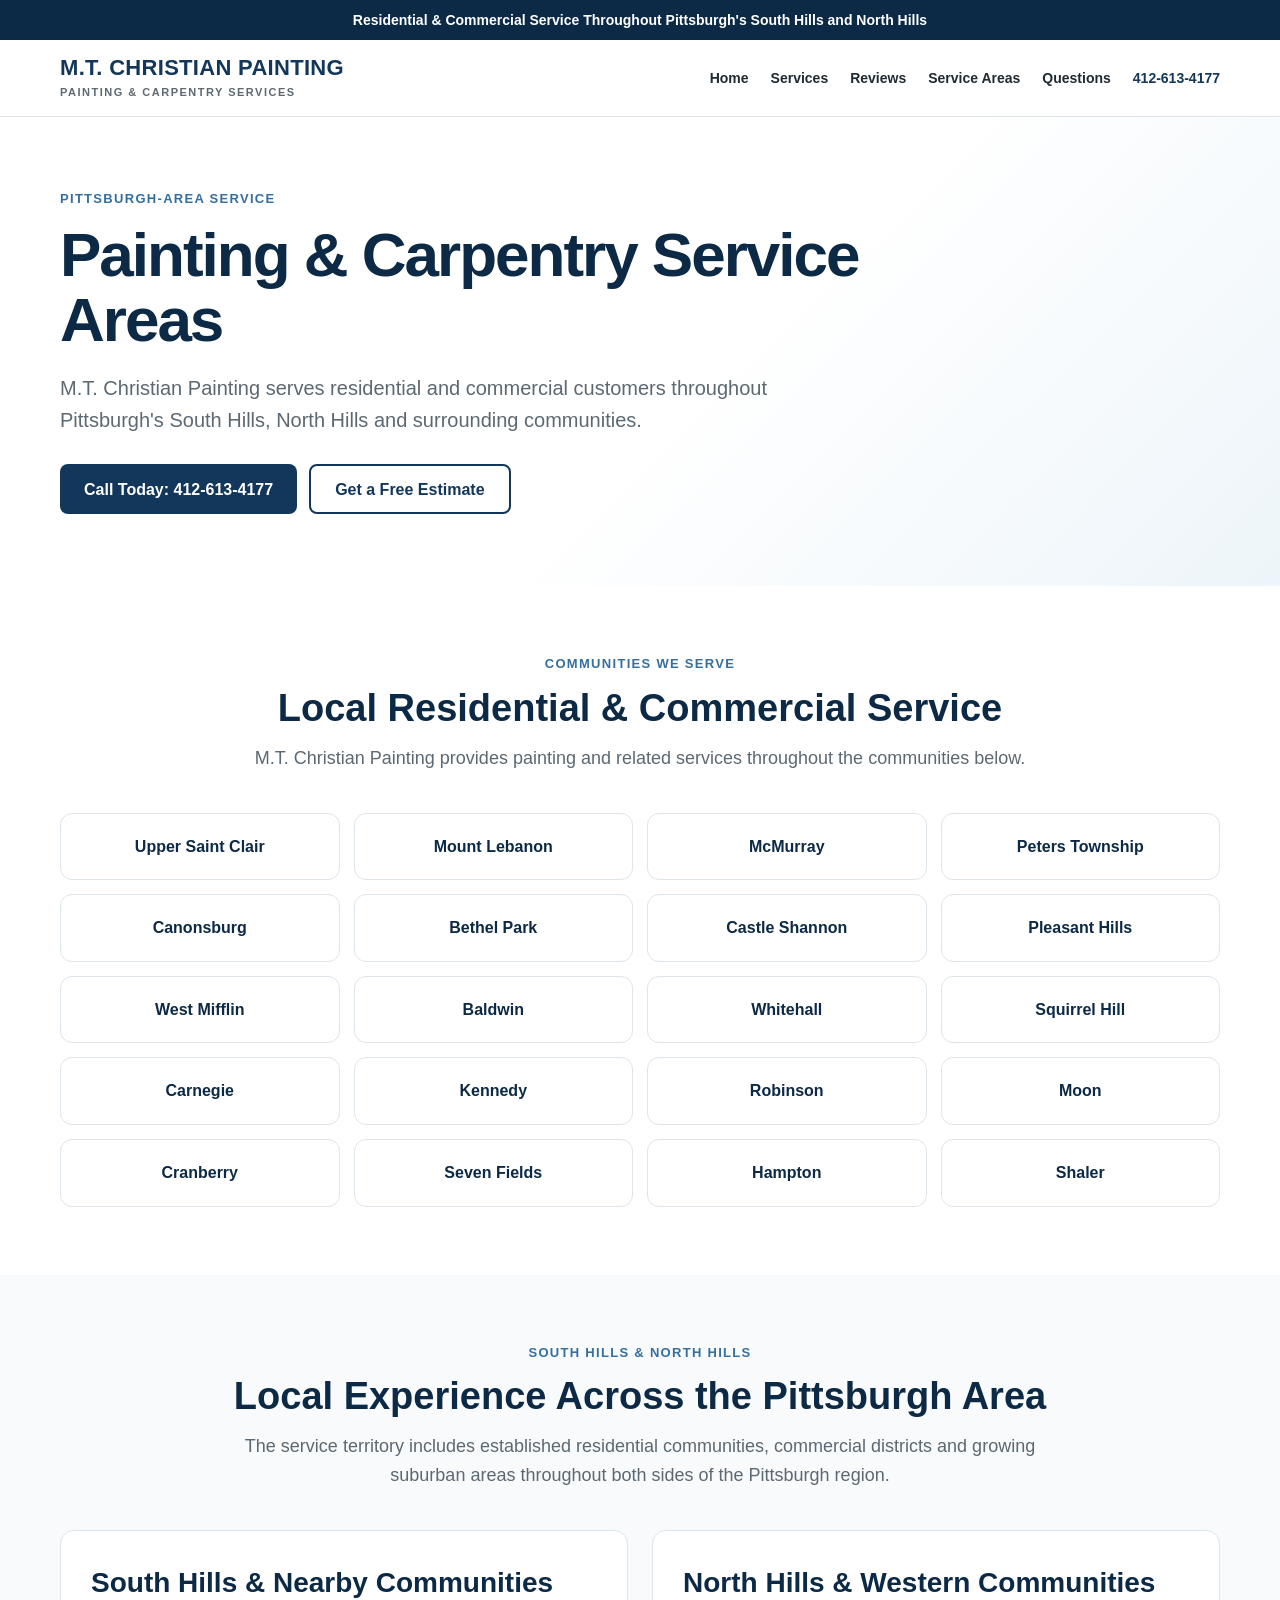
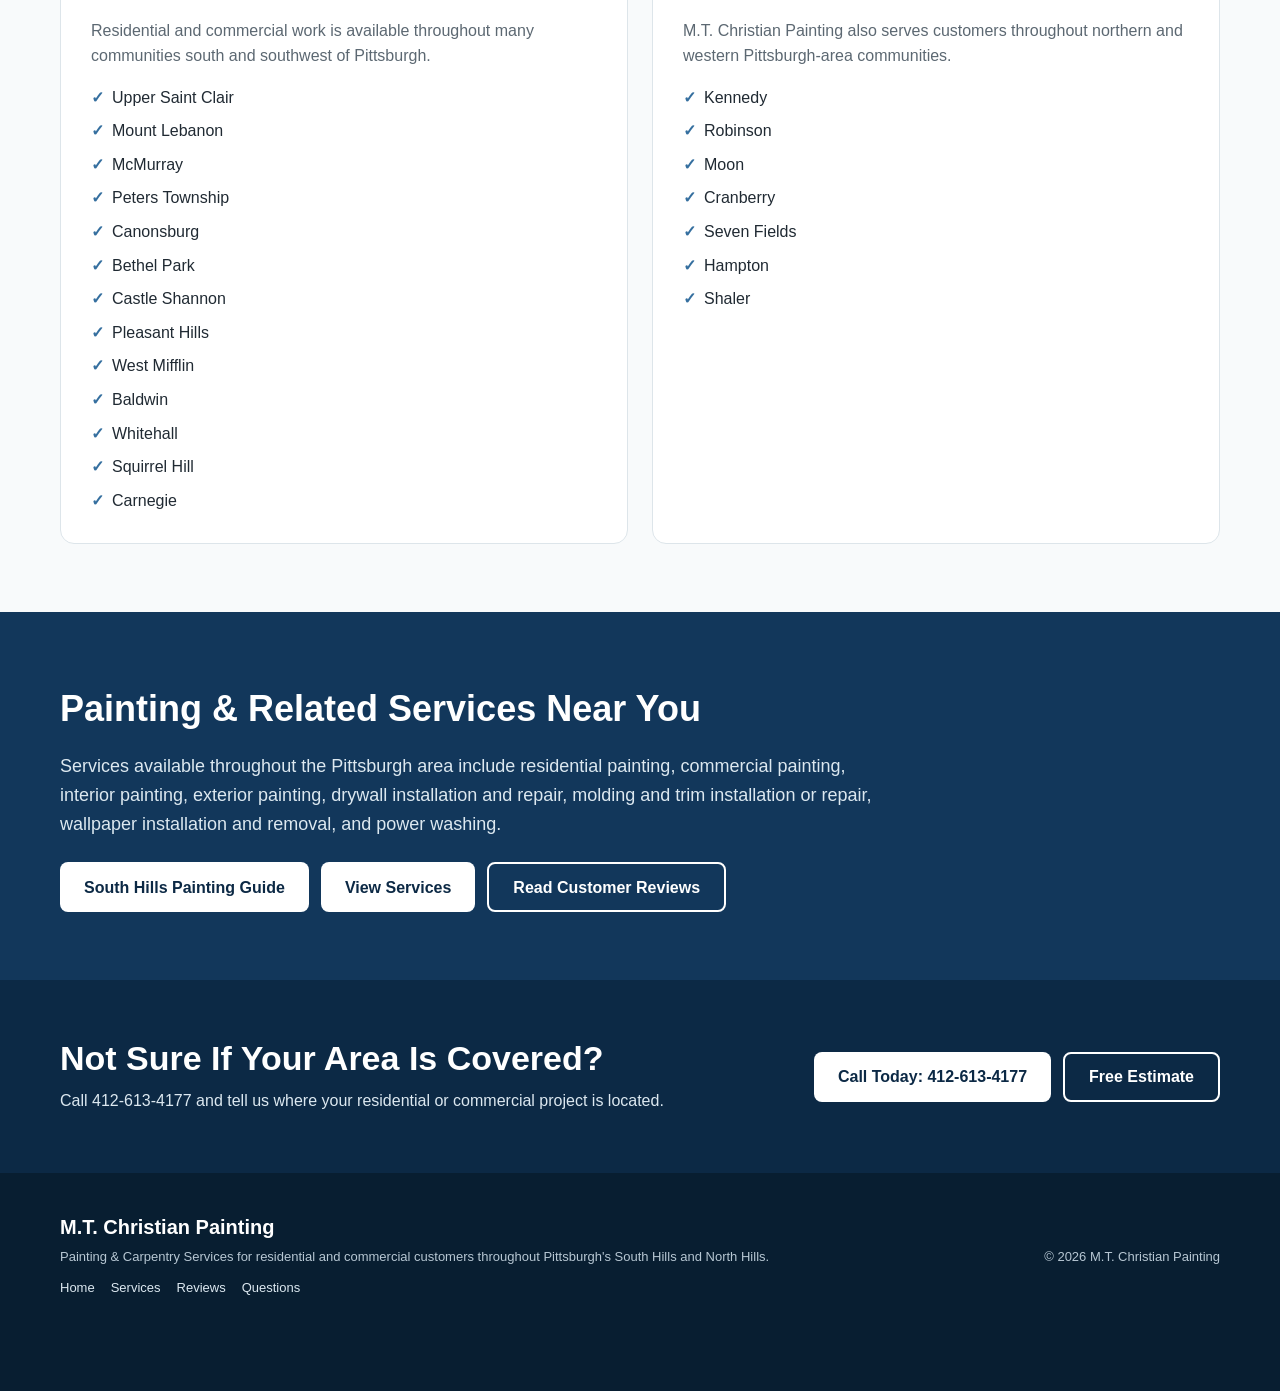
<file: service-areas.html>
<!DOCTYPE html>
<html lang="en">
<head>
  <meta charset="UTF-8">

  <meta
    name="viewport"
    content="width=device-width, initial-scale=1.0"
  >

  <title>
    Painting Service Areas | Pittsburgh South Hills & Beyond
  </title>

  <meta
    name="description"
    content="Explore the South Hills, North Hills and surrounding Pittsburgh communities served by M.T. Christian Painting for residential and commercial projects."
  >

  <meta name="robots" content="index, follow">

  <link
    rel="canonical"
    href="https://www.mtchristianpainting.com/service-areas.html"
  >

  <script type="application/ld+json">
  {
    "@context": "https://schema.org",
    "@graph": [
      {
        "@type": "WebPage",
        "@id": "https://www.mtchristianpainting.com/service-areas.html#webpage",
        "url": "https://www.mtchristianpainting.com/service-areas.html",
        "name": "Painting Service Areas | Pittsburgh South Hills & Beyond",
        "description": "Explore the South Hills, North Hills and surrounding Pittsburgh communities served by M.T. Christian Painting for residential and commercial projects."
      },
      {
        "@type": "BreadcrumbList",
        "itemListElement": [
          {
            "@type": "ListItem",
            "position": 1,
            "name": "Home",
            "item": "https://www.mtchristianpainting.com/"
          },
          {
            "@type": "ListItem",
            "position": 2,
            "name": "Service Areas",
            "item": "https://www.mtchristianpainting.com/service-areas.html"
          }
        ]
      }
    ]
  }
  </script>

  <style>
    * {
      box-sizing: border-box;
      margin: 0;
      padding: 0;
    }

    :root {
      --navy: #12375b;
      --navy-dark: #0c2945;
      --blue: #356f9f;
      --light-blue: #edf5fa;
      --white: #ffffff;
      --off-white: #f8fafb;
      --text: #202a33;
      --muted: #5c6872;
      --border: #dde5ea;
    }

    html {
      scroll-behavior: smooth;
    }

    body {
      font-family:
        -apple-system,
        BlinkMacSystemFont,
        "Segoe UI",
        Roboto,
        Arial,
        sans-serif;

      color: var(--text);
      background: var(--white);
      line-height: 1.6;
    }

    a {
      color: inherit;
      text-decoration: none;
    }

    .container {
      width: min(1160px, calc(100% - 40px));
      margin: 0 auto;
    }

    .topbar {
      background: var(--navy-dark);
      color: white;
      text-align: center;
      padding: 9px 15px;
      font-size: 14px;
      font-weight: 700;
    }

    header {
      background: white;
      border-bottom: 1px solid var(--border);
      position: sticky;
      top: 0;
      z-index: 100;
    }

    .header-inner {
      min-height: 76px;
      display: flex;
      align-items: center;
      justify-content: space-between;
      gap: 30px;
    }

    .brand strong {
      display: block;
      color: var(--navy);
      font-size: 22px;
      line-height: 1.1;
      letter-spacing: .3px;
    }

    .brand span {
      display: block;
      margin-top: 4px;
      color: var(--muted);
      font-size: 11px;
      font-weight: 700;
      letter-spacing: 1.5px;
      text-transform: uppercase;
    }

    nav {
      display: flex;
      align-items: center;
      gap: 22px;
      font-size: 14px;
      font-weight: 700;
    }

    nav a:hover {
      color: var(--blue);
    }

    .header-phone {
      color: var(--navy);
      font-weight: 800;
      white-space: nowrap;
    }

    .button {
      display: inline-flex;
      align-items: center;
      justify-content: center;
      min-height: 50px;
      padding: 0 24px;
      border-radius: 8px;
      font-weight: 800;
      text-align: center;
      transition: .2s ease;
    }

    .button-primary {
      background: var(--navy);
      color: white;
    }

    .button-primary:hover {
      background: var(--navy-dark);
    }

    .button-secondary {
      border: 2px solid var(--navy);
      color: var(--navy);
      background: white;
    }

    .page-hero {
      background:
        linear-gradient(
          135deg,
          #ffffff 0%,
          #ffffff 55%,
          #edf5fa 100%
        );

      padding: 72px 0;
    }

    .page-hero-content {
      max-width: 850px;
    }

    .eyebrow {
      color: var(--blue);
      text-transform: uppercase;
      font-size: 13px;
      font-weight: 800;
      letter-spacing: 1.3px;
      margin-bottom: 12px;
    }

    h1 {
      color: var(--navy-dark);
      font-size: clamp(42px, 6vw, 62px);
      line-height: 1.05;
      letter-spacing: -2px;
    }

    .page-hero p {
      margin-top: 20px;
      color: var(--muted);
      font-size: 20px;
      max-width: 760px;
    }

    .hero-actions {
      margin-top: 28px;
      display: flex;
      flex-wrap: wrap;
      gap: 12px;
    }

    section {
      padding: 68px 0;
    }

    .section-heading {
      text-align: center;
      max-width: 820px;
      margin: 0 auto 40px;
    }

    .section-heading h2 {
      color: var(--navy-dark);
      font-size: 38px;
      line-height: 1.15;
      margin-bottom: 13px;
    }

    .section-heading p {
      color: var(--muted);
      font-size: 18px;
    }

    .area-grid {
      display: grid;
      grid-template-columns: repeat(4, 1fr);
      gap: 14px;
    }

    .area-card {
      background: white;
      border: 1px solid var(--border);
      border-radius: 12px;
      padding: 20px;
      text-align: center;
      font-weight: 800;
      color: var(--navy-dark);
    }

    a.area-card:hover {
      color: var(--blue);
      border-color: var(--blue);
    }

    .south-north {
      background: var(--off-white);
    }

    .region-grid {
      display: grid;
      grid-template-columns: 1fr 1fr;
      gap: 24px;
    }

    .region-card {
      background: white;
      border: 1px solid var(--border);
      border-radius: 14px;
      padding: 30px;
    }

    .region-card h2 {
      color: var(--navy-dark);
      font-size: 28px;
      margin-bottom: 12px;
    }

    .region-card p {
      color: var(--muted);
    }

    .region-list {
      margin-top: 16px;
      list-style: none;
      display: grid;
      gap: 8px;
    }

    .region-list li::before {
      content: "✓";
      color: var(--blue);
      font-weight: 900;
      margin-right: 8px;
    }

    .service-note {
      background: var(--navy);
      color: white;
    }

    .service-note h2 {
      font-size: 36px;
      margin-bottom: 14px;
    }

    .service-note p {
      max-width: 820px;
      color: #dce8f0;
      font-size: 18px;
    }

    .service-note-links {
      margin-top: 24px;
      display: flex;
      flex-wrap: wrap;
      gap: 12px;
    }

    .service-note .button-primary {
      background: white;
      color: var(--navy-dark);
    }

    .service-note .button-secondary {
      border-color: white;
      color: white;
      background: transparent;
    }

    .cta {
      background: var(--navy-dark);
      color: white;
      padding: 60px 0;
    }

    .cta-inner {
      display: flex;
      justify-content: space-between;
      align-items: center;
      gap: 30px;
    }

    .cta h2 {
      font-size: 34px;
      line-height: 1.1;
      margin-bottom: 10px;
    }

    .cta p {
      color: #dce8f0;
      max-width: 650px;
    }

    .cta-buttons {
      display: flex;
      flex-wrap: wrap;
      gap: 12px;
    }

    .cta .button-primary {
      background: white;
      color: var(--navy-dark);
    }

    .cta .button-secondary {
      border-color: white;
      color: white;
      background: transparent;
    }

    footer {
      background: #081e31;
      color: white;
      padding: 38px 0 92px;
    }

    .footer-grid {
      display: flex;
      justify-content: space-between;
      align-items: center;
      gap: 30px;
    }

    .footer-brand strong {
      font-size: 20px;
    }

    .footer-brand p,
    .copyright {
      color: #b7c7d3;
      font-size: 13px;
      margin-top: 4px;
    }

    .footer-links {
      margin-top: 10px;
      display: flex;
      flex-wrap: wrap;
      gap: 16px;
      font-size: 13px;
      color: #dce8f0;
    }

    .mobile-menu-button {
      display: none;
      border: 0;
      background: transparent;
      color: var(--navy);
      font-size: 27px;
      cursor: pointer;
    }

    .mobile-nav {
      display: none;
    }

    .mobile-action-bar {
      display: none;
    }

    @media (max-width: 900px) {

      nav {
        display: none;
      }

      .mobile-menu-button {
        display: block;
      }

      .mobile-nav.open {
        display: grid;
        background: white;
        border-top: 1px solid var(--border);
        padding: 8px 20px 18px;
      }

      .mobile-nav a {
        padding: 13px 0;
        border-bottom: 1px solid var(--border);
        font-weight: 700;
      }

      .area-grid {
        grid-template-columns: repeat(2, 1fr);
      }

      .region-grid {
        grid-template-columns: 1fr;
      }

      .cta-inner {
        flex-direction: column;
        align-items: flex-start;
      }

      .mobile-action-bar {
        position: fixed;
        left: 0;
        right: 0;
        bottom: 0;
        z-index: 1000;

        display: grid;
        grid-template-columns: 1fr 1fr;
        gap: 8px;

        background: white;
        border-top: 1px solid #d7e0e6;

        padding:
          9px
          10px
          calc(9px + env(safe-area-inset-bottom));

        box-shadow:
          0 -4px 18px rgba(0, 0, 0, .12);
      }

      .mobile-action-bar a {
        min-height: 50px;
        display: flex;
        align-items: center;
        justify-content: center;
        border-radius: 8px;
        font-size: 14px;
        font-weight: 900;
      }

      .mobile-call {
        background: var(--navy);
        color: white;
      }

      .mobile-estimate {
        background: var(--light-blue);
        color: var(--navy-dark);
        border: 2px solid var(--navy);
      }
    }

    @media (max-width: 620px) {

      .container {
        width: min(100% - 28px, 1160px);
      }

      .topbar {
        font-size: 12px;
      }

      .brand strong {
        font-size: 18px;
      }

      .brand span {
        font-size: 10px;
      }

      .page-hero {
        padding: 52px 0;
      }

      h1 {
        font-size: 39px;
      }

      .page-hero p {
        font-size: 18px;
      }

      .hero-actions,
      .hero-actions .button {
        width: 100%;
      }

      .area-grid {
        grid-template-columns: 1fr;
      }

      section {
        padding: 54px 0;
      }

      .section-heading h2 {
        font-size: 31px;
      }

      .cta-buttons,
      .cta-buttons .button {
        width: 100%;
      }

      .footer-grid {
        flex-direction: column;
        align-items: flex-start;
      }
    }
  </style>

</head>

<body>

  <div class="topbar">
    Residential & Commercial Service Throughout Pittsburgh's South Hills and North Hills
  </div>

  <header>

    <div class="container header-inner">

      <a class="brand" href="index.html">

        <strong>
          M.T. CHRISTIAN PAINTING
        </strong>

        <span>
          Painting & Carpentry Services
        </span>

      </a>

      <nav>

        <a href="index.html">
          Home
        </a>

        <a href="services.html">
          Services
        </a>

        <a href="reviews.html">
          Reviews
        </a>

        <a href="service-areas.html">
          Service Areas
        </a>

        <a href="questions.html">
          Questions
        </a>

        <a
          href="tel:14126134177"
          class="header-phone"
        >
          412-613-4177
        </a>

      </nav>

      <button
        class="mobile-menu-button"
        type="button"
        aria-label="Open menu"
        aria-expanded="false"
        onclick="toggleMenu(this)"
      >
        ☰
      </button>

    </div>

    <div
      class="mobile-nav"
      id="mobileNav"
    >

      <a href="index.html">
        Home
      </a>

      <a href="services.html">
        Services
      </a>

      <a href="reviews.html">
        Reviews
      </a>

      <a href="questions.html">
        Questions
      </a>

      <a href="tel:14126134177">
        Call 412-613-4177
      </a>

    </div>

  </header>

  <main>

    <section class="page-hero">

      <div class="container">

        <div class="page-hero-content">

          <div class="eyebrow">
            Pittsburgh-Area Service
          </div>

          <h1>
            Painting & Carpentry Service Areas
          </h1>

          <p>
            M.T. Christian Painting serves residential and commercial
            customers throughout Pittsburgh's South Hills, North Hills
            and surrounding communities.
          </p>

          <div class="hero-actions">

            <a
              href="tel:14126134177"
              class="button button-primary"
            >
              Call Today: 412-613-4177
            </a>

            <a
              href="index.html#estimate"
              class="button button-secondary"
            >
              Get a Free Estimate
            </a>

          </div>

        </div>

      </div>

    </section>

    <section>

      <div class="container">

        <div class="section-heading">

          <div class="eyebrow">
            Communities We Serve
          </div>

          <h2>
            Local Residential & Commercial Service
          </h2>

          <p>
            M.T. Christian Painting provides painting and related
            services throughout the communities below.
          </p>

        </div>

        <div class="area-grid">

          <a class="area-card" href="painters-upper-st-clair.html">Upper Saint Clair</a>
          <a class="area-card" href="painters-mt-lebanon.html">Mount Lebanon</a>
          <div class="area-card">McMurray</div>
          <a class="area-card" href="painters-peters-township.html">Peters Township</a>

          <div class="area-card">Canonsburg</div>
          <a class="area-card" href="painters-bethel-park.html">Bethel Park</a>
          <div class="area-card">Castle Shannon</div>
          <div class="area-card">Pleasant Hills</div>

          <div class="area-card">West Mifflin</div>
          <div class="area-card">Baldwin</div>
          <div class="area-card">Whitehall</div>
          <div class="area-card">Squirrel Hill</div>

          <div class="area-card">Carnegie</div>
          <div class="area-card">Kennedy</div>
          <div class="area-card">Robinson</div>
          <div class="area-card">Moon</div>

          <div class="area-card">Cranberry</div>
          <div class="area-card">Seven Fields</div>
          <div class="area-card">Hampton</div>
          <div class="area-card">Shaler</div>

        </div>

      </div>

    </section>

    <section class="south-north">

      <div class="container">

        <div class="section-heading">

          <div class="eyebrow">
            South Hills & North Hills
          </div>

          <h2>
            Local Experience Across the Pittsburgh Area
          </h2>

          <p>
            The service territory includes established residential
            communities, commercial districts and growing suburban areas
            throughout both sides of the Pittsburgh region.
          </p>

        </div>

        <div class="region-grid">

          <article class="region-card">

            <h2>
              South Hills & Nearby Communities
            </h2>

            <p>
              Residential and commercial work is available throughout
              many communities south and southwest of Pittsburgh.
            </p>

            <ul class="region-list">
              <li>Upper Saint Clair</li>
              <li>Mount Lebanon</li>
              <li>McMurray</li>
              <li>Peters Township</li>
              <li>Canonsburg</li>
              <li>Bethel Park</li>
              <li>Castle Shannon</li>
              <li>Pleasant Hills</li>
              <li>West Mifflin</li>
              <li>Baldwin</li>
              <li>Whitehall</li>
              <li>Squirrel Hill</li>
              <li>Carnegie</li>
            </ul>

          </article>

          <article class="region-card">

            <h2>
              North Hills & Western Communities
            </h2>

            <p>
              M.T. Christian Painting also serves customers throughout
              northern and western Pittsburgh-area communities.
            </p>

            <ul class="region-list">
              <li>Kennedy</li>
              <li>Robinson</li>
              <li>Moon</li>
              <li>Cranberry</li>
              <li>Seven Fields</li>
              <li>Hampton</li>
              <li>Shaler</li>
            </ul>

          </article>

        </div>

      </div>

    </section>

    <section class="service-note">

      <div class="container">

        <h2>
          Painting & Related Services Near You
        </h2>

        <p>
          Services available throughout the Pittsburgh area include
          residential painting, commercial painting, interior painting,
          exterior painting, drywall installation and repair,
          molding and trim installation or repair, wallpaper installation
          and removal, and power washing.
        </p>

        <div class="service-note-links">

          <a
            href="south-hills-painters.html"
            class="button button-primary"
          >
            South Hills Painting Guide
          </a>

          <a
            href="services.html"
            class="button button-primary"
          >
            View Services
          </a>

          <a
            href="reviews.html"
            class="button button-secondary"
          >
            Read Customer Reviews
          </a>

        </div>

      </div>

    </section>

    <section class="cta">

      <div class="container cta-inner">

        <div>

          <h2>
            Not Sure If Your Area Is Covered?
          </h2>

          <p>
            Call 412-613-4177 and tell us where your residential
            or commercial project is located.
          </p>

        </div>

        <div class="cta-buttons">

          <a
            href="tel:14126134177"
            class="button button-primary"
          >
            Call Today: 412-613-4177
          </a>

          <a
            href="index.html#estimate"
            class="button button-secondary"
          >
            Free Estimate
          </a>

        </div>

      </div>

    </section>

  </main>

  <footer>

    <div class="container footer-grid">

      <div class="footer-brand">

        <strong>
          M.T. Christian Painting
        </strong>

        <p>
          Painting & Carpentry Services for residential and commercial
          customers throughout Pittsburgh's South Hills and North Hills.
        </p>

        <div class="footer-links">

          <a href="index.html">
            Home
          </a>

          <a href="services.html">
            Services
          </a>

          <a href="reviews.html">
            Reviews
          </a>

          <a href="questions.html">
            Questions
          </a>

        </div>

      </div>

      <div class="copyright">
        © 2026 M.T. Christian Painting
      </div>

    </div>

  </footer>

  <div class="mobile-action-bar">

    <a
      href="tel:14126134177"
      class="mobile-call"
    >
      ☎ Call Today
    </a>

    <a
      href="index.html#estimate"
      class="mobile-estimate"
    >
      Free Estimate
    </a>

  </div>

  <script>
    function toggleMenu(button) {
      const menu =
        document.getElementById("mobileNav");

      const isOpen =
        menu.classList.toggle("open");

      button.setAttribute(
        "aria-expanded",
        isOpen ? "true" : "false"
      );
    }
  </script>

</body>
</html>
</file>
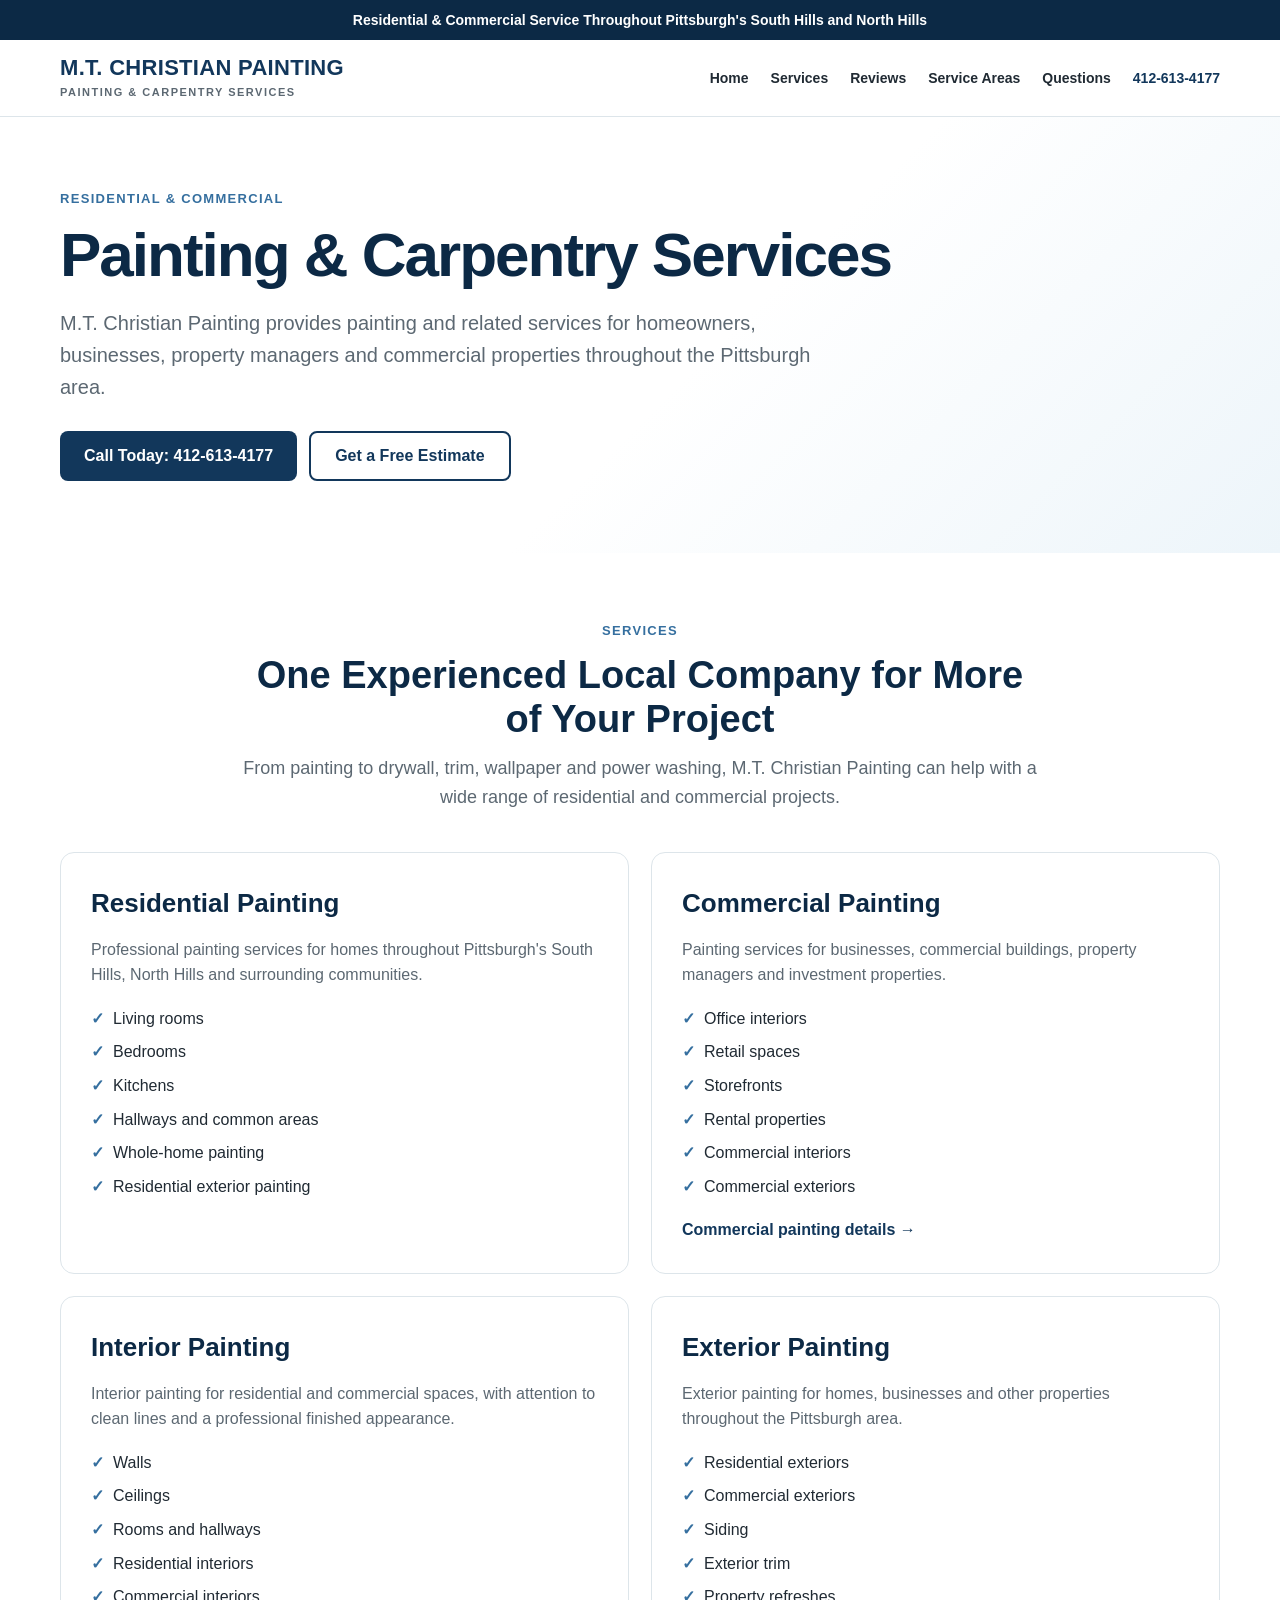
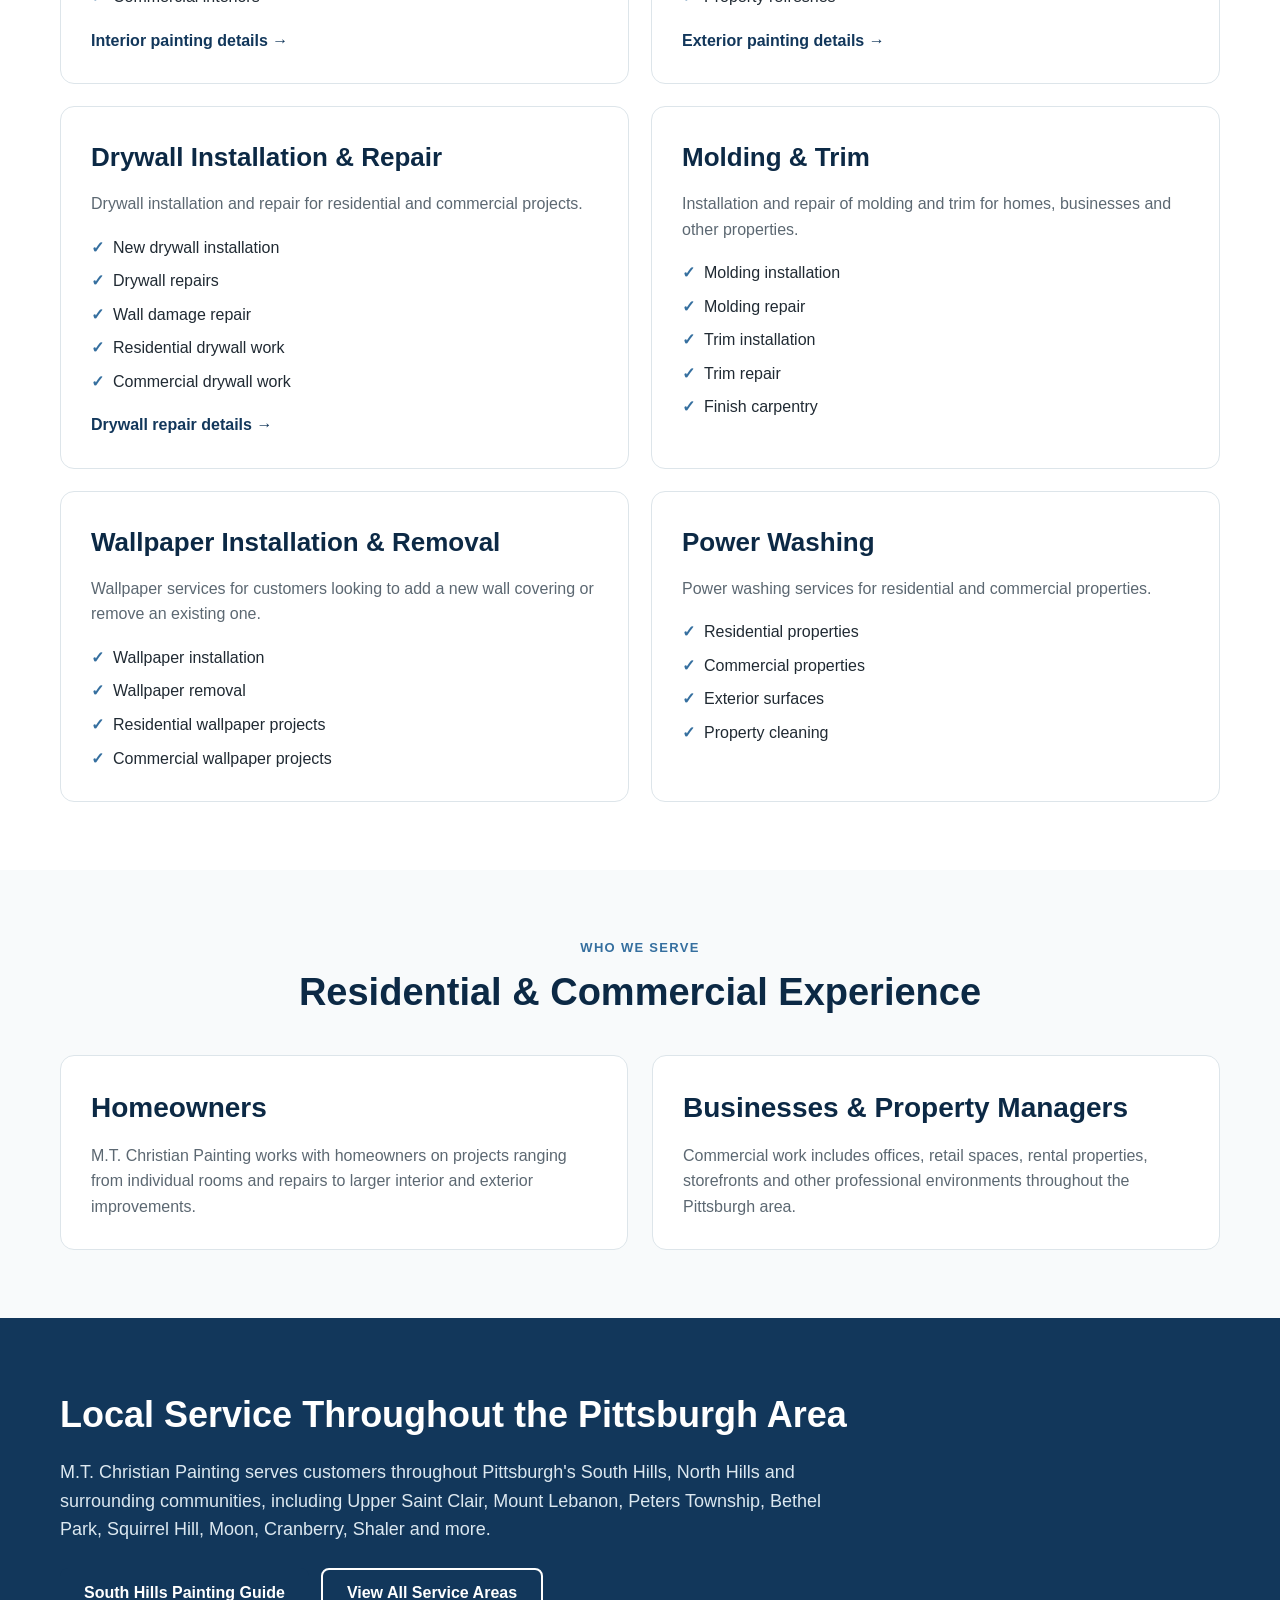
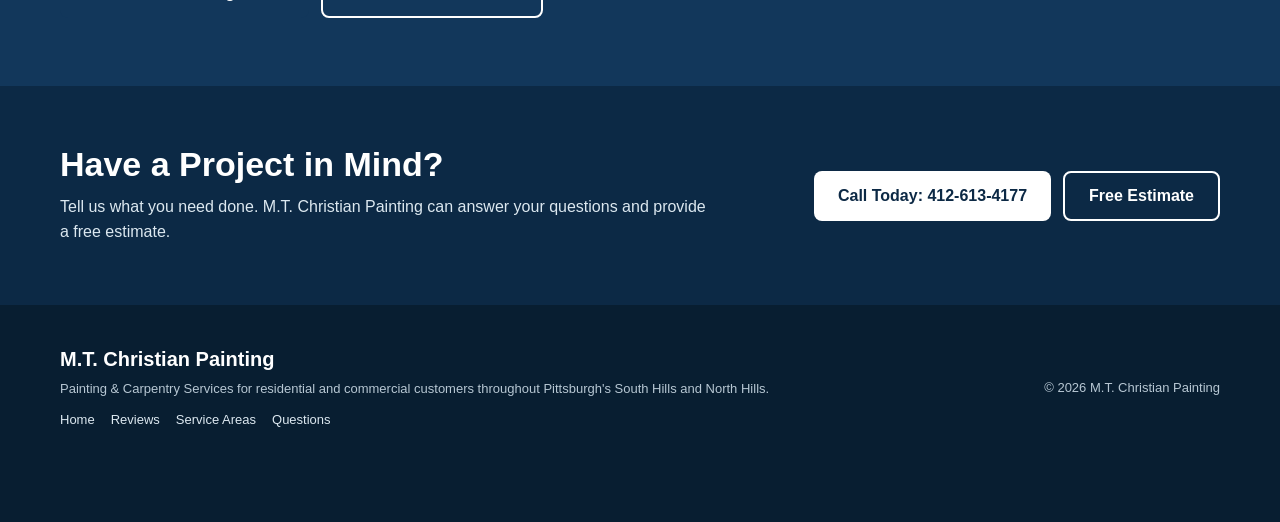
<file: services.html>
<!DOCTYPE html>
<html lang="en">
<head>
  <meta charset="UTF-8">

  <meta
    name="viewport"
    content="width=device-width, initial-scale=1.0"
  >

  <title>
    Painting & Carpentry Services Pittsburgh | M.T. Christian Painting
  </title>

  <meta
    name="description"
    content="M.T. Christian Painting provides residential and commercial painting, interior and exterior painting, drywall installation and repair, molding and trim, wallpaper installation and removal, and power washing throughout Pittsburgh's South Hills and North Hills."
  >

  <meta name="robots" content="index, follow">

  <link
    rel="canonical"
    href="https://www.mtchristianpainting.com/services.html"
  >

  <style>
    * {
      box-sizing: border-box;
      margin: 0;
      padding: 0;
    }

    :root {
      --navy: #12375b;
      --navy-dark: #0c2945;
      --blue: #356f9f;
      --light-blue: #edf5fa;
      --white: #ffffff;
      --off-white: #f8fafb;
      --text: #202a33;
      --muted: #5c6872;
      --border: #dde5ea;
    }

    html {
      scroll-behavior: smooth;
    }

    body {
      font-family:
        -apple-system,
        BlinkMacSystemFont,
        "Segoe UI",
        Roboto,
        Arial,
        sans-serif;

      color: var(--text);
      background: var(--white);
      line-height: 1.6;
    }

    a {
      color: inherit;
      text-decoration: none;
    }

    img {
      display: block;
      width: 100%;
      height: auto;
    }

    .container {
      width: min(1160px, calc(100% - 40px));
      margin: 0 auto;
    }

    .topbar {
      background: var(--navy-dark);
      color: white;
      text-align: center;
      padding: 9px 15px;
      font-size: 14px;
      font-weight: 700;
    }

    header {
      background: white;
      border-bottom: 1px solid var(--border);
      position: sticky;
      top: 0;
      z-index: 100;
    }

    .header-inner {
      min-height: 76px;
      display: flex;
      align-items: center;
      justify-content: space-between;
      gap: 30px;
    }

    .brand strong {
      display: block;
      color: var(--navy);
      font-size: 22px;
      line-height: 1.1;
      letter-spacing: .3px;
    }

    .brand span {
      display: block;
      margin-top: 4px;
      color: var(--muted);
      font-size: 11px;
      font-weight: 700;
      letter-spacing: 1.5px;
      text-transform: uppercase;
    }

    nav {
      display: flex;
      align-items: center;
      gap: 22px;
      font-size: 14px;
      font-weight: 700;
    }

    nav a:hover {
      color: var(--blue);
    }

    .header-phone {
      color: var(--navy);
      font-weight: 800;
      white-space: nowrap;
    }

    .button {
      display: inline-flex;
      align-items: center;
      justify-content: center;
      min-height: 50px;
      padding: 0 24px;
      border-radius: 8px;
      font-weight: 800;
      text-align: center;
      transition: .2s ease;
    }

    .button-primary {
      background: var(--navy);
      color: white;
    }

    .button-primary:hover {
      background: var(--navy-dark);
    }

    .button-secondary {
      border: 2px solid var(--navy);
      color: var(--navy);
      background: white;
    }

    .button-secondary:hover {
      background: var(--light-blue);
    }

    .page-hero {
      background:
        linear-gradient(
          135deg,
          #ffffff 0%,
          #ffffff 55%,
          #edf5fa 100%
        );

      padding: 72px 0;
    }

    .page-hero-content {
      max-width: 850px;
    }

    .eyebrow {
      color: var(--blue);
      text-transform: uppercase;
      font-size: 13px;
      font-weight: 800;
      letter-spacing: 1.3px;
      margin-bottom: 12px;
    }

    h1 {
      color: var(--navy-dark);
      font-size: clamp(42px, 6vw, 62px);
      line-height: 1.05;
      letter-spacing: -2px;
    }

    .page-hero p {
      margin-top: 20px;
      color: var(--muted);
      font-size: 20px;
      max-width: 760px;
    }

    .hero-actions {
      margin-top: 28px;
      display: flex;
      flex-wrap: wrap;
      gap: 12px;
    }

    section {
      padding: 68px 0;
    }

    .section-heading {
      text-align: center;
      max-width: 800px;
      margin: 0 auto 40px;
    }

    .section-heading h2 {
      color: var(--navy-dark);
      font-size: 38px;
      line-height: 1.15;
      margin-bottom: 13px;
    }

    .section-heading p {
      color: var(--muted);
      font-size: 18px;
    }

    .services-grid {
      display: grid;
      grid-template-columns: repeat(2, 1fr);
      gap: 22px;
    }

    .service {
      background: white;
      border: 1px solid var(--border);
      border-radius: 14px;
      padding: 30px;
    }

    .service h2 {
      color: var(--navy-dark);
      font-size: 26px;
      margin-bottom: 12px;
    }

    .service p {
      color: var(--muted);
    }

    .service ul {
      list-style: none;
      margin-top: 18px;
      display: grid;
      gap: 8px;
    }

    .service li::before {
      content: "✓";
      color: var(--blue);
      font-weight: 900;
      margin-right: 9px;
    }

    .service-link {
      display: inline-block;
      margin-top: 18px;
      color: var(--navy);
      font-weight: 800;
    }

    .service-link:hover {
      color: var(--blue);
    }

    .res-commercial {
      background: var(--off-white);
    }

    .split-grid {
      display: grid;
      grid-template-columns: 1fr 1fr;
      gap: 24px;
    }

    .split-card {
      background: white;
      border: 1px solid var(--border);
      border-radius: 14px;
      padding: 30px;
    }

    .split-card h2 {
      color: var(--navy-dark);
      font-size: 28px;
      margin-bottom: 12px;
    }

    .split-card p {
      color: var(--muted);
    }

    .local-section {
      background: var(--navy);
      color: white;
    }

    .local-section h2 {
      font-size: 36px;
      margin-bottom: 14px;
    }

    .local-section p {
      color: #dce8f0;
      max-width: 800px;
      font-size: 18px;
    }

    .local-link {
      margin-top: 24px;
      display: flex;
      flex-wrap: wrap;
      gap: 12px;
    }

    .local-section .button-secondary {
      border-color: white;
      color: white;
      background: transparent;
    }

    .cta {
      background: var(--navy-dark);
      color: white;
      padding: 60px 0;
    }

    .cta-inner {
      display: flex;
      justify-content: space-between;
      align-items: center;
      gap: 30px;
    }

    .cta h2 {
      font-size: 34px;
      line-height: 1.1;
      margin-bottom: 10px;
    }

    .cta p {
      color: #dce8f0;
      max-width: 650px;
    }

    .cta-buttons {
      display: flex;
      flex-wrap: wrap;
      gap: 12px;
    }

    .cta .button-primary {
      background: white;
      color: var(--navy-dark);
    }

    .cta .button-secondary {
      border-color: white;
      color: white;
      background: transparent;
    }

    footer {
      background: #081e31;
      color: white;
      padding: 38px 0 92px;
    }

    .footer-grid {
      display: flex;
      justify-content: space-between;
      align-items: center;
      gap: 30px;
    }

    .footer-brand strong {
      font-size: 20px;
    }

    .footer-brand p,
    .copyright {
      color: #b7c7d3;
      font-size: 13px;
      margin-top: 4px;
    }

    .footer-links {
      margin-top: 10px;
      display: flex;
      flex-wrap: wrap;
      gap: 16px;
      font-size: 13px;
      color: #dce8f0;
    }

    .mobile-menu-button {
      display: none;
      border: 0;
      background: transparent;
      color: var(--navy);
      font-size: 27px;
      cursor: pointer;
    }

    .mobile-nav {
      display: none;
    }

    .mobile-action-bar {
      display: none;
    }

    @media (max-width: 900px) {

      nav {
        display: none;
      }

      .mobile-menu-button {
        display: block;
      }

      .mobile-nav.open {
        display: grid;
        background: white;
        border-top: 1px solid var(--border);
        padding: 8px 20px 18px;
      }

      .mobile-nav a {
        padding: 13px 0;
        border-bottom: 1px solid var(--border);
        font-weight: 700;
      }

      .services-grid,
      .split-grid {
        grid-template-columns: 1fr;
      }

      .cta-inner {
        flex-direction: column;
        align-items: flex-start;
      }

      .mobile-action-bar {
        position: fixed;
        left: 0;
        right: 0;
        bottom: 0;
        z-index: 1000;

        display: grid;
        grid-template-columns: 1fr 1fr;
        gap: 8px;

        background: white;
        border-top: 1px solid #d7e0e6;

        padding:
          9px
          10px
          calc(9px + env(safe-area-inset-bottom));

        box-shadow:
          0 -4px 18px rgba(0, 0, 0, .12);
      }

      .mobile-action-bar a {
        min-height: 50px;
        display: flex;
        align-items: center;
        justify-content: center;
        border-radius: 8px;
        font-size: 14px;
        font-weight: 900;
      }

      .mobile-call {
        background: var(--navy);
        color: white;
      }

      .mobile-estimate {
        background: var(--light-blue);
        color: var(--navy-dark);
        border: 2px solid var(--navy);
      }
    }

    @media (max-width: 620px) {

      .container {
        width: min(100% - 28px, 1160px);
      }

      .topbar {
        font-size: 12px;
      }

      .brand strong {
        font-size: 18px;
      }

      .brand span {
        font-size: 10px;
      }

      .page-hero {
        padding: 52px 0;
      }

      h1 {
        font-size: 39px;
      }

      .page-hero p {
        font-size: 18px;
      }

      .hero-actions,
      .hero-actions .button {
        width: 100%;
      }

      section {
        padding: 54px 0;
      }

      .section-heading h2 {
        font-size: 31px;
      }

      .cta-buttons,
      .cta-buttons .button {
        width: 100%;
      }

      .footer-grid {
        flex-direction: column;
        align-items: flex-start;
      }
    }
  </style>

</head>

<body>

  <div class="topbar">
    Residential & Commercial Service Throughout Pittsburgh's South Hills and North Hills
  </div>

  <header>

    <div class="container header-inner">

      <a class="brand" href="index.html">

        <strong>
          M.T. CHRISTIAN PAINTING
        </strong>

        <span>
          Painting & Carpentry Services
        </span>

      </a>

      <nav>

        <a href="index.html">
          Home
        </a>

        <a href="services.html">
          Services
        </a>

        <a href="reviews.html">
          Reviews
        </a>

        <a href="service-areas.html">
          Service Areas
        </a>

        <a href="questions.html">
          Questions
        </a>

        <a
          href="tel:14126134177"
          class="header-phone"
        >
          412-613-4177
        </a>

      </nav>

      <button
        class="mobile-menu-button"
        type="button"
        aria-label="Open menu"
        aria-expanded="false"
        onclick="toggleMenu(this)"
      >
        ☰
      </button>

    </div>

    <div
      class="mobile-nav"
      id="mobileNav"
    >

      <a href="index.html">
        Home
      </a>

      <a href="reviews.html">
        Reviews
      </a>

      <a href="service-areas.html">
        Service Areas
      </a>

      <a href="questions.html">
        Questions
      </a>

      <a href="tel:14126134177">
        Call 412-613-4177
      </a>

    </div>

  </header>

  <main>

    <section class="page-hero">

      <div class="container">

        <div class="page-hero-content">

          <div class="eyebrow">
            Residential & Commercial
          </div>

          <h1>
            Painting & Carpentry Services
          </h1>

          <p>
            M.T. Christian Painting provides painting and related
            services for homeowners, businesses, property managers
            and commercial properties throughout the Pittsburgh area.
          </p>

          <div class="hero-actions">

            <a
              href="tel:14126134177"
              class="button button-primary"
            >
              Call Today: 412-613-4177
            </a>

            <a
              href="index.html#estimate"
              class="button button-secondary"
            >
              Get a Free Estimate
            </a>

          </div>

        </div>

      </div>

    </section>

    <section>

      <div class="container">

        <div class="section-heading">

          <div class="eyebrow">
            Services
          </div>

          <h2>
            One Experienced Local Company for More of Your Project
          </h2>

          <p>
            From painting to drywall, trim, wallpaper and power washing,
            M.T. Christian Painting can help with a wide range of
            residential and commercial projects.
          </p>

        </div>

        <div class="services-grid">

          <article class="service">

            <h2>
              Residential Painting
            </h2>

            <p>
              Professional painting services for homes throughout
              Pittsburgh's South Hills, North Hills and surrounding communities.
            </p>

            <ul>
              <li>Living rooms</li>
              <li>Bedrooms</li>
              <li>Kitchens</li>
              <li>Hallways and common areas</li>
              <li>Whole-home painting</li>
              <li>Residential exterior painting</li>
            </ul>

          </article>

          <article class="service">

            <h2>
              Commercial Painting
            </h2>

            <p>
              Painting services for businesses, commercial buildings,
              property managers and investment properties.
            </p>

            <ul>
              <li>Office interiors</li>
              <li>Retail spaces</li>
              <li>Storefronts</li>
              <li>Rental properties</li>
              <li>Commercial interiors</li>
              <li>Commercial exteriors</li>
            </ul>

            <a
              class="service-link"
              href="commercial-painting-pittsburgh.html"
            >
              Commercial painting details →
            </a>

          </article>

          <article class="service">

            <h2>
              Interior Painting
            </h2>

            <p>
              Interior painting for residential and commercial spaces,
              with attention to clean lines and a professional finished appearance.
            </p>

            <ul>
              <li>Walls</li>
              <li>Ceilings</li>
              <li>Rooms and hallways</li>
              <li>Residential interiors</li>
              <li>Commercial interiors</li>
            </ul>

            <a
              class="service-link"
              href="interior-painting-pittsburgh.html"
            >
              Interior painting details →
            </a>

          </article>

          <article class="service">

            <h2>
              Exterior Painting
            </h2>

            <p>
              Exterior painting for homes, businesses and other properties
              throughout the Pittsburgh area.
            </p>

            <ul>
              <li>Residential exteriors</li>
              <li>Commercial exteriors</li>
              <li>Siding</li>
              <li>Exterior trim</li>
              <li>Property refreshes</li>
            </ul>

            <a
              class="service-link"
              href="exterior-painting-pittsburgh.html"
            >
              Exterior painting details →
            </a>

          </article>

          <article class="service">

            <h2>
              Drywall Installation & Repair
            </h2>

            <p>
              Drywall installation and repair for residential
              and commercial projects.
            </p>

            <ul>
              <li>New drywall installation</li>
              <li>Drywall repairs</li>
              <li>Wall damage repair</li>
              <li>Residential drywall work</li>
              <li>Commercial drywall work</li>
            </ul>

            <a
              class="service-link"
              href="drywall-repair-pittsburgh.html"
            >
              Drywall repair details →
            </a>

          </article>

          <article class="service">

            <h2>
              Molding & Trim
            </h2>

            <p>
              Installation and repair of molding and trim for homes,
              businesses and other properties.
            </p>

            <ul>
              <li>Molding installation</li>
              <li>Molding repair</li>
              <li>Trim installation</li>
              <li>Trim repair</li>
              <li>Finish carpentry</li>
            </ul>

          </article>

          <article class="service">

            <h2>
              Wallpaper Installation & Removal
            </h2>

            <p>
              Wallpaper services for customers looking to add a new
              wall covering or remove an existing one.
            </p>

            <ul>
              <li>Wallpaper installation</li>
              <li>Wallpaper removal</li>
              <li>Residential wallpaper projects</li>
              <li>Commercial wallpaper projects</li>
            </ul>

          </article>

          <article class="service">

            <h2>
              Power Washing
            </h2>

            <p>
              Power washing services for residential and commercial properties.
            </p>

            <ul>
              <li>Residential properties</li>
              <li>Commercial properties</li>
              <li>Exterior surfaces</li>
              <li>Property cleaning</li>
            </ul>

          </article>

        </div>

      </div>

    </section>

    <section class="res-commercial">

      <div class="container">

        <div class="section-heading">

          <div class="eyebrow">
            Who We Serve
          </div>

          <h2>
            Residential & Commercial Experience
          </h2>

        </div>

        <div class="split-grid">

          <div class="split-card">

            <h2>
              Homeowners
            </h2>

            <p>
              M.T. Christian Painting works with homeowners on projects
              ranging from individual rooms and repairs to larger interior
              and exterior improvements.
            </p>

          </div>

          <div class="split-card">

            <h2>
              Businesses & Property Managers
            </h2>

            <p>
              Commercial work includes offices, retail spaces,
              rental properties, storefronts and other professional
              environments throughout the Pittsburgh area.
            </p>

          </div>

        </div>

      </div>

    </section>

    <section class="local-section">

      <div class="container">

        <h2>
          Local Service Throughout the Pittsburgh Area
        </h2>

        <p>
          M.T. Christian Painting serves customers throughout
          Pittsburgh's South Hills, North Hills and surrounding communities,
          including Upper Saint Clair, Mount Lebanon, Peters Township,
          Bethel Park, Squirrel Hill, Moon, Cranberry, Shaler and more.
        </p>

        <div class="local-link">

          <a
            href="south-hills-painters.html"
            class="button button-primary"
          >
            South Hills Painting Guide
          </a>

          <a
            href="service-areas.html"
            class="button button-secondary"
          >
            View All Service Areas
          </a>

        </div>

      </div>

    </section>

    <section class="cta">

      <div class="container cta-inner">

        <div>

          <h2>
            Have a Project in Mind?
          </h2>

          <p>
            Tell us what you need done. M.T. Christian Painting
            can answer your questions and provide a free estimate.
          </p>

        </div>

        <div class="cta-buttons">

          <a
            href="tel:14126134177"
            class="button button-primary"
          >
            Call Today: 412-613-4177
          </a>

          <a
            href="index.html#estimate"
            class="button button-secondary"
          >
            Free Estimate
          </a>

        </div>

      </div>

    </section>

  </main>

  <footer>

    <div class="container footer-grid">

      <div class="footer-brand">

        <strong>
          M.T. Christian Painting
        </strong>

        <p>
          Painting & Carpentry Services for residential and commercial
          customers throughout Pittsburgh's South Hills and North Hills.
        </p>

        <div class="footer-links">

          <a href="index.html">
            Home
          </a>

          <a href="reviews.html">
            Reviews
          </a>

          <a href="service-areas.html">
            Service Areas
          </a>

          <a href="questions.html">
            Questions
          </a>

        </div>

      </div>

      <div class="copyright">
        © 2026 M.T. Christian Painting
      </div>

    </div>

  </footer>

  <div class="mobile-action-bar">

    <a
      href="tel:14126134177"
      class="mobile-call"
    >
      ☎ Call Today
    </a>

    <a
      href="index.html#estimate"
      class="mobile-estimate"
    >
      Free Estimate
    </a>

  </div>

  <script>

    function toggleMenu(button) {

      const menu =
        document.getElementById("mobileNav");

      const isOpen =
        menu.classList.toggle("open");

      button.setAttribute(
        "aria-expanded",
        isOpen ? "true" : "false"
      );
    }

  </script>

</body>
</html>
</file>
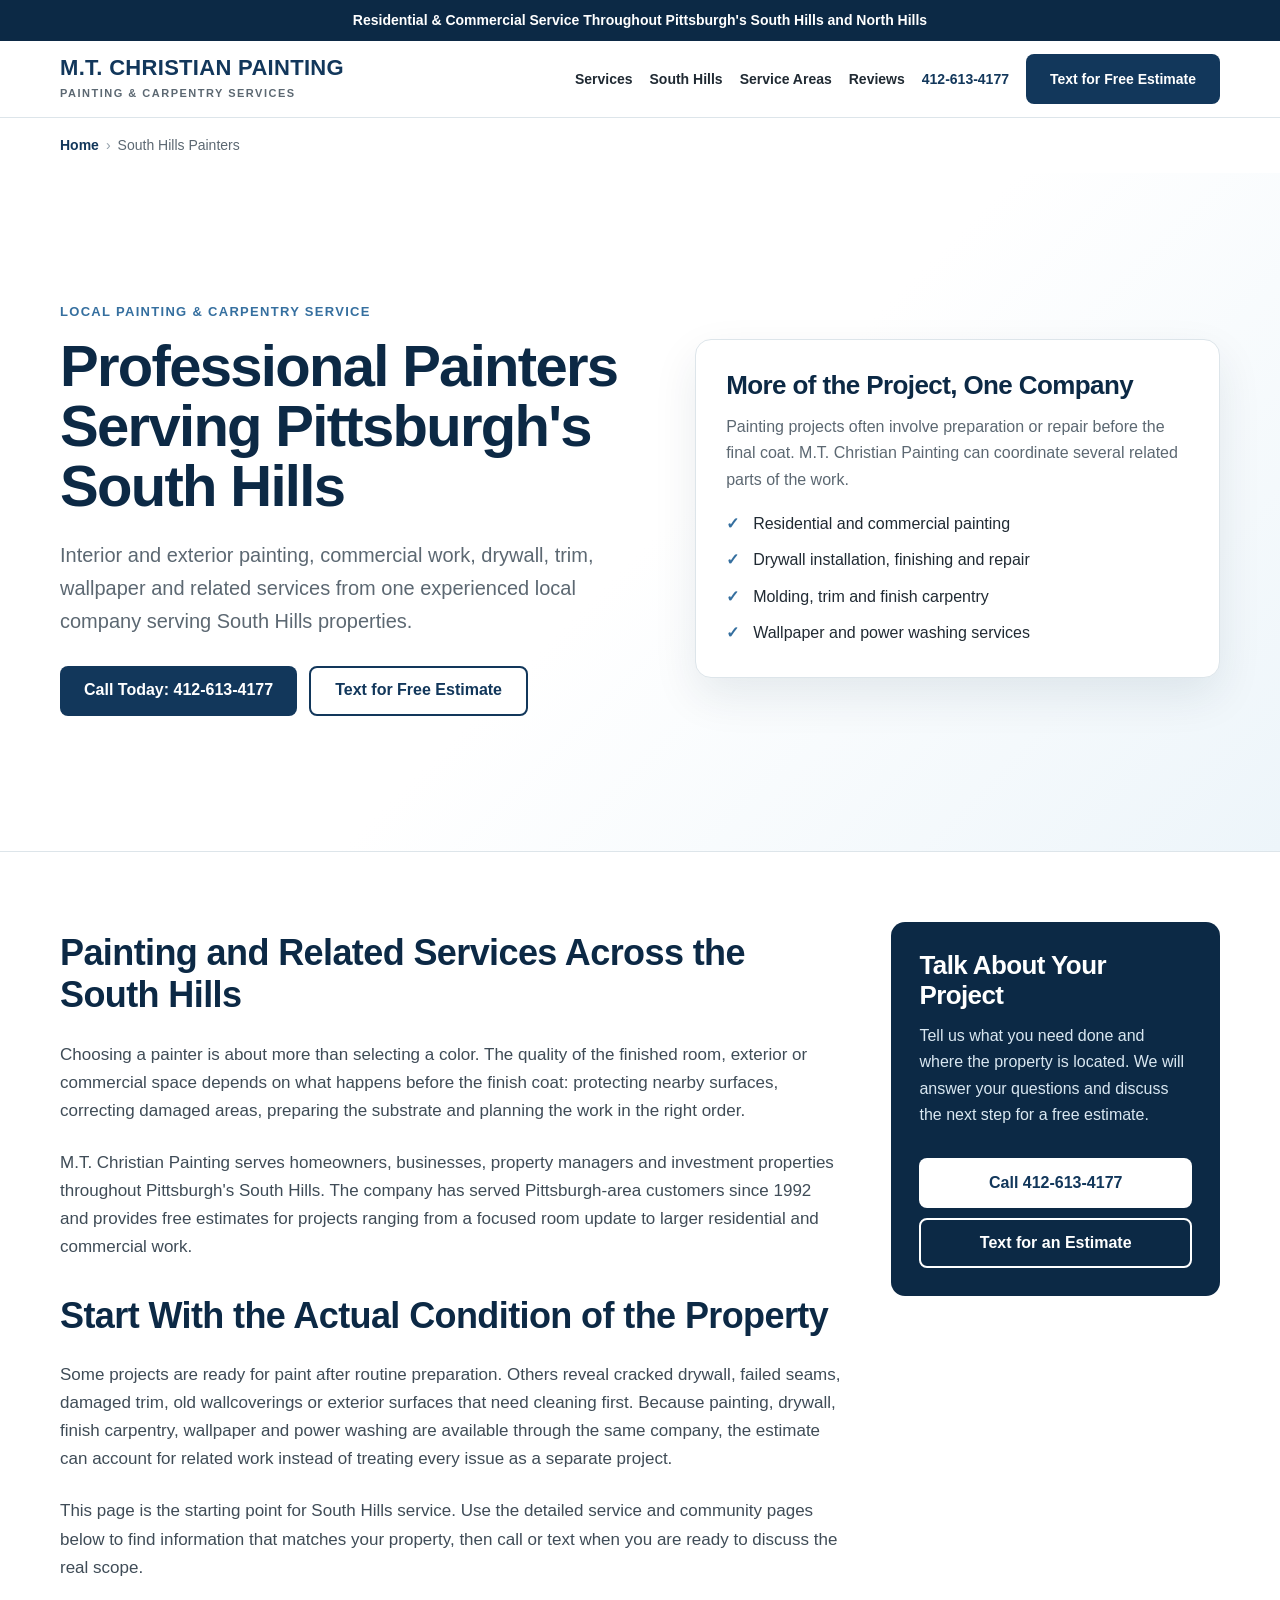
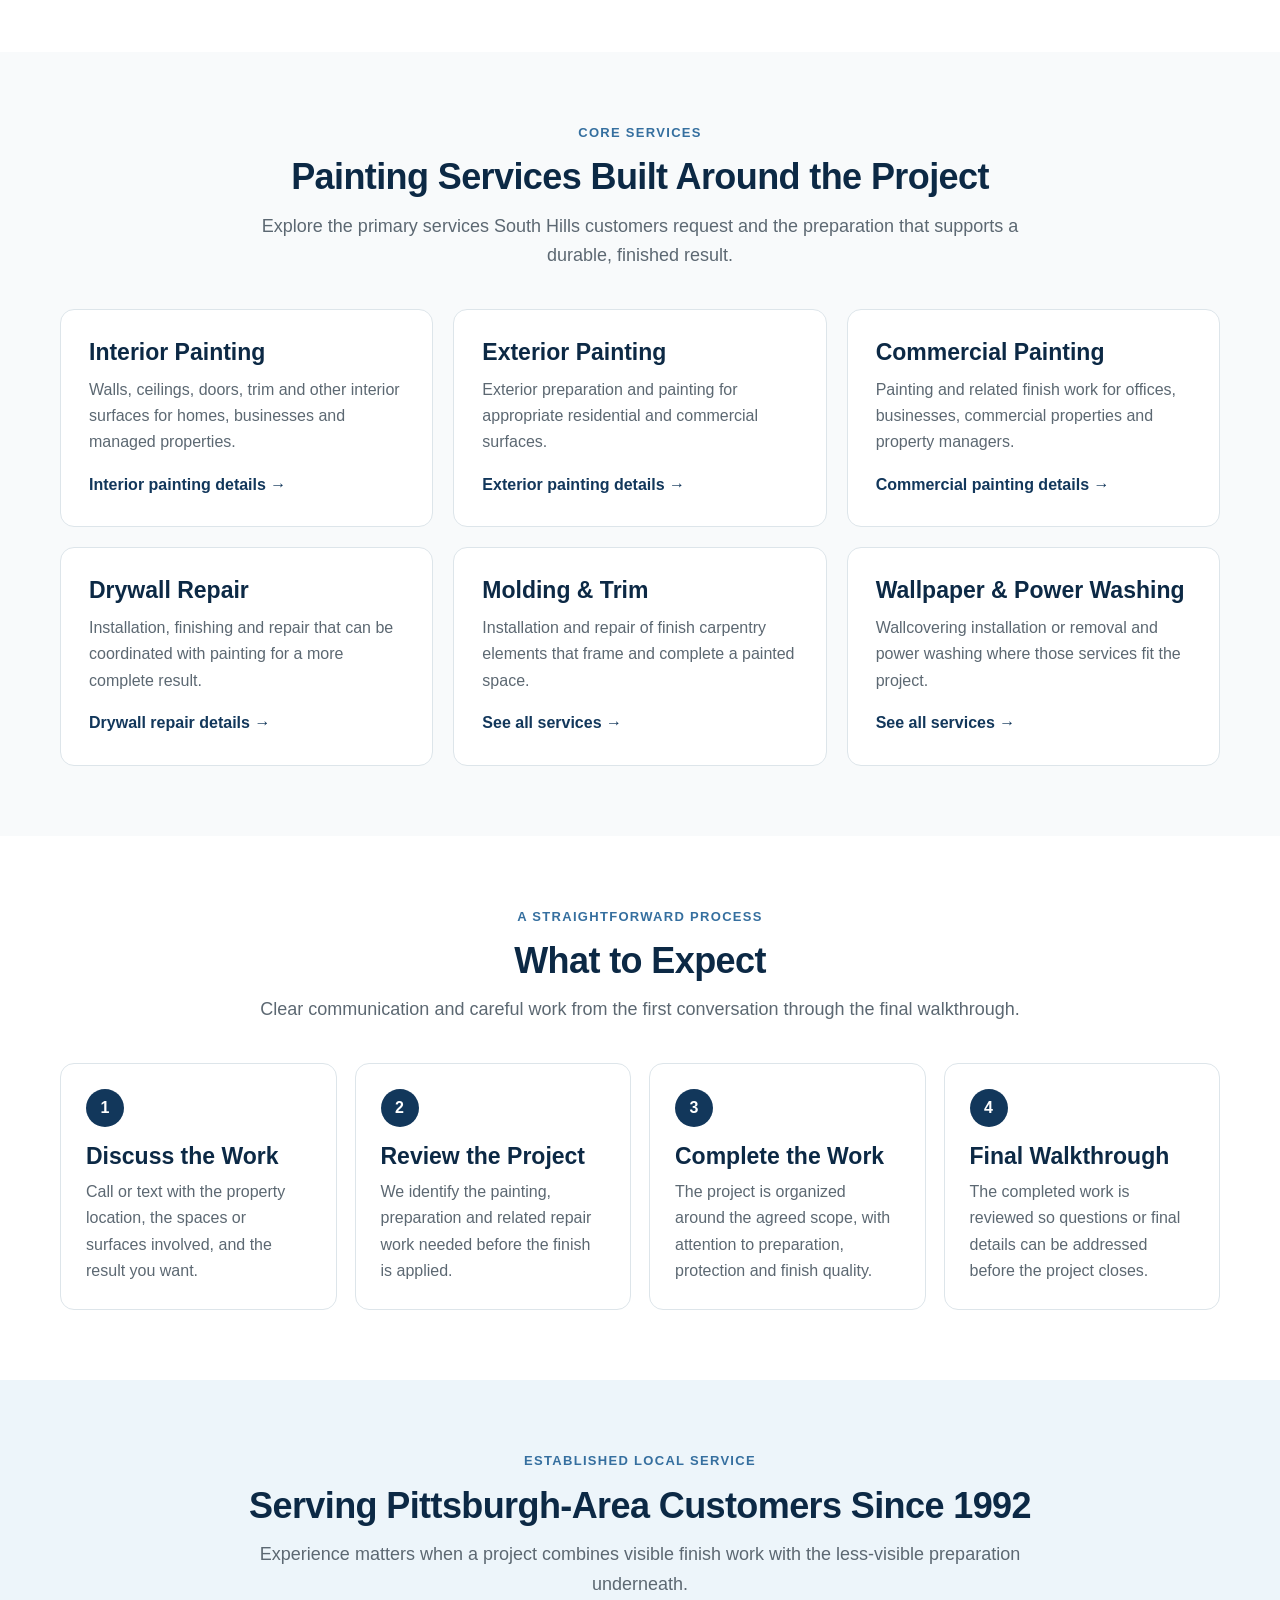
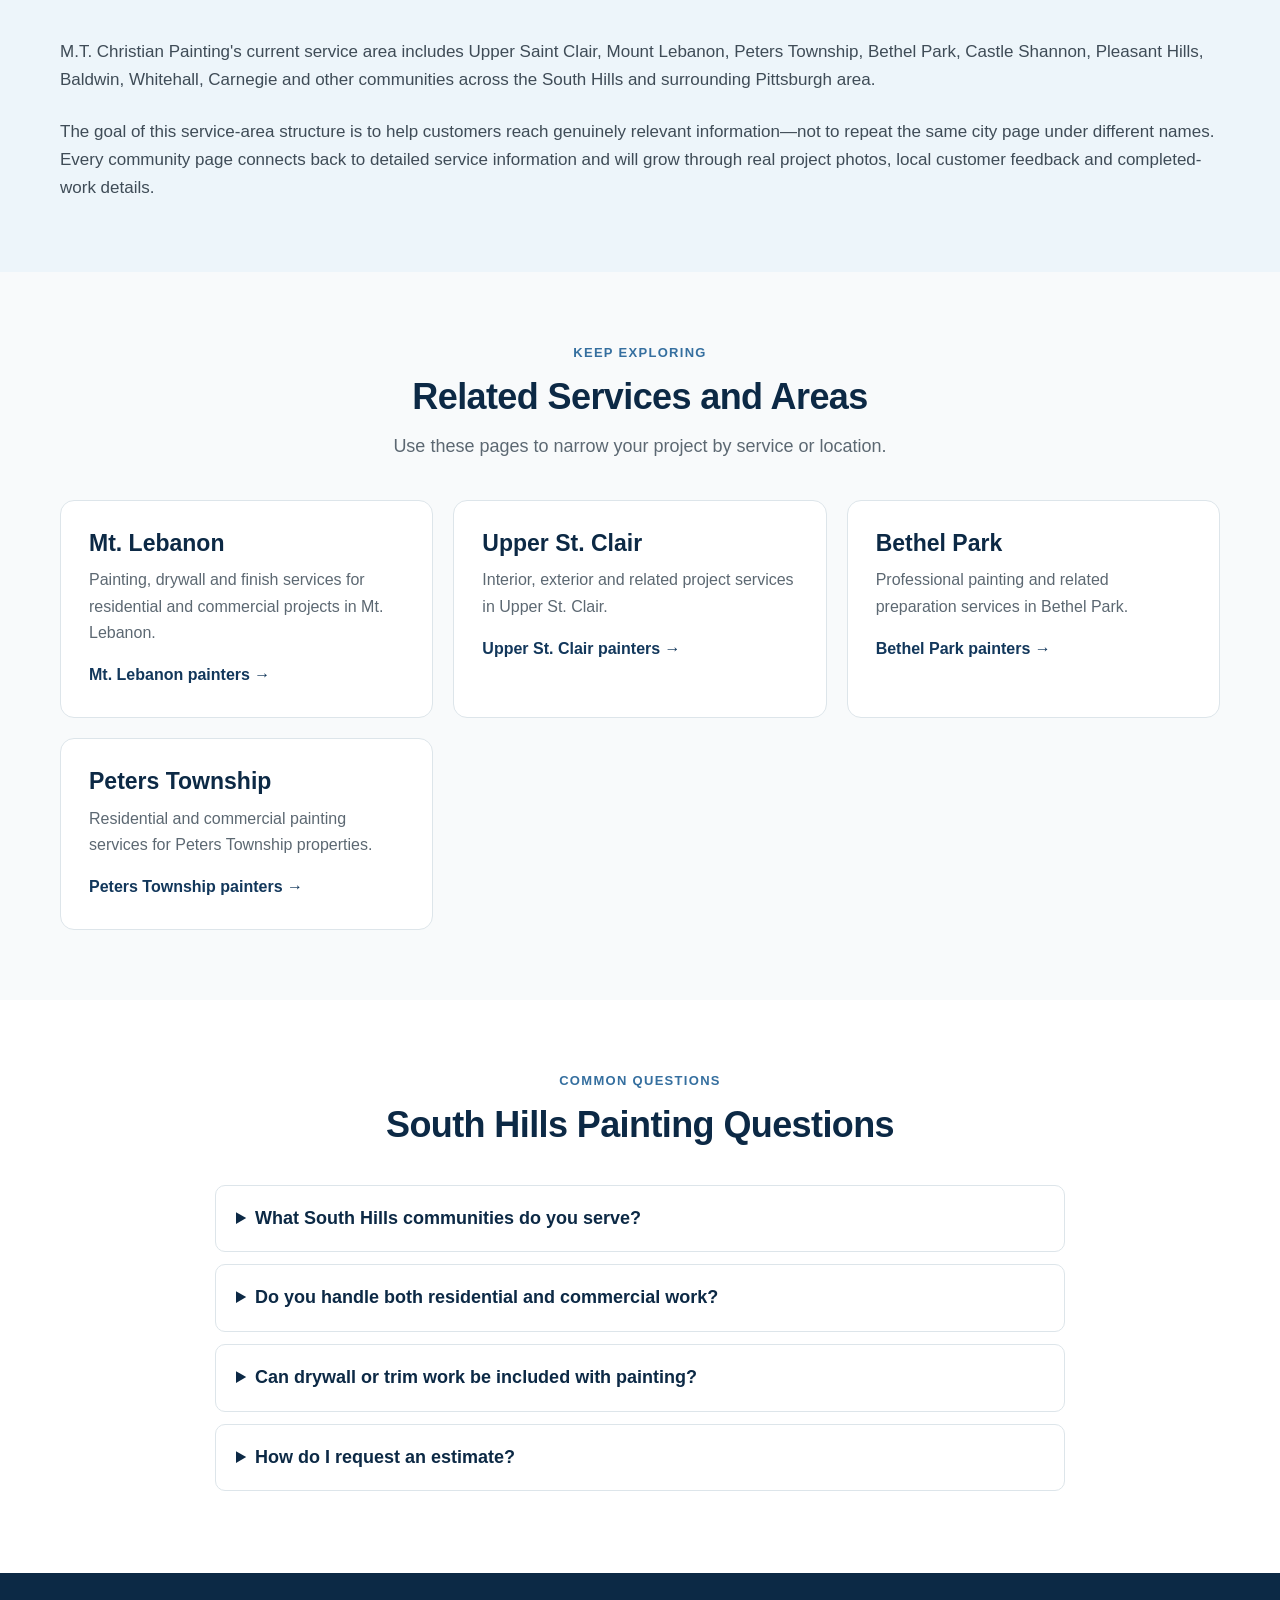
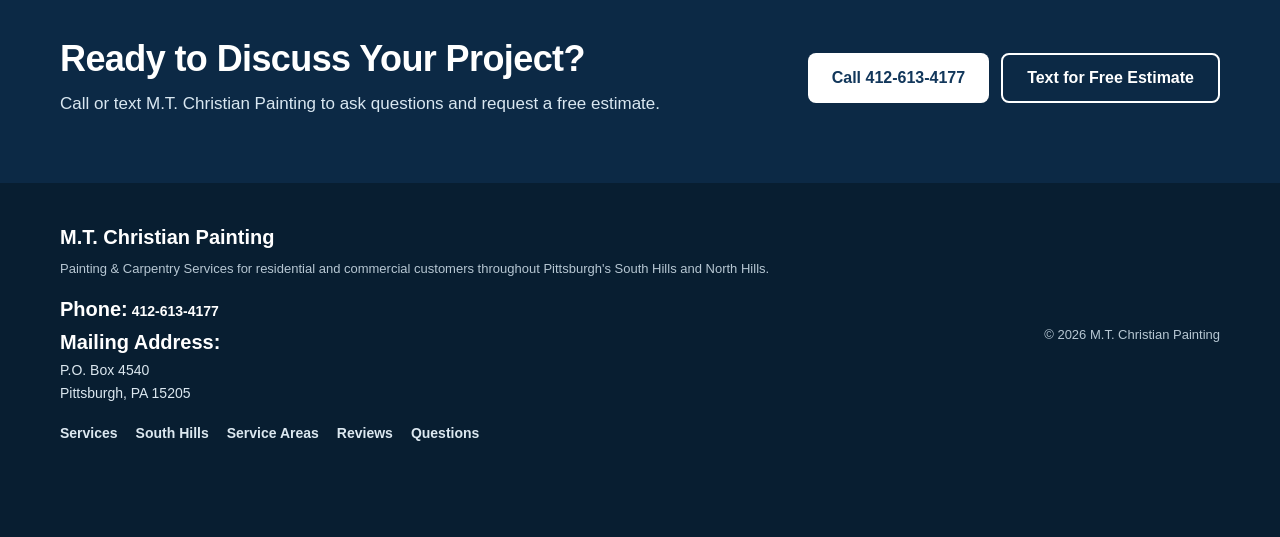
<file: south-hills-painters.html>
<!DOCTYPE html>
<html lang="en">
<head>
  <meta charset="UTF-8">
  <meta name="viewport" content="width=device-width, initial-scale=1.0">
  <title>South Hills Pittsburgh Painters | M.T. Christian Painting</title>
  <meta name="description" content="Professional interior, exterior and commercial painting, drywall repair and finish carpentry throughout Pittsburgh's South Hills. Free estimates.">
  <meta name="robots" content="index, follow">
  <link rel="canonical" href="https://www.mtchristianpainting.com/south-hills-painters.html">
  <link rel="stylesheet" href="styles.css">
  <script type="application/ld+json">{"@context":"https://schema.org","@graph":[{"@type":"WebPage","@id":"https://www.mtchristianpainting.com/south-hills-painters.html#webpage","url":"https://www.mtchristianpainting.com/south-hills-painters.html","name":"South Hills Pittsburgh Painters | M.T. Christian Painting","description":"Professional interior, exterior and commercial painting, drywall repair and finish carpentry throughout Pittsburgh's South Hills. Free estimates.","isPartOf":{"@id":"https://www.mtchristianpainting.com/#website"}},{"@type":"BreadcrumbList","itemListElement":[{"@type":"ListItem","position":1,"name":"Home","item":"https://www.mtchristianpainting.com/"},{"@type":"ListItem","position":2,"name":"South Hills Painters","item":"https://www.mtchristianpainting.com/south-hills-painters.html"}]},{"@type":"Service","name":"Painting and Carpentry Services in Pittsburgh's South Hills","description":"Professional interior, exterior and commercial painting, drywall repair and finish carpentry throughout Pittsburgh's South Hills. Free estimates.","url":"https://www.mtchristianpainting.com/south-hills-painters.html","provider":{"@type":["LocalBusiness","HousePainter"],"name":"M.T. Christian Painting","url":"https://www.mtchristianpainting.com/","telephone":"+1-412-613-4177"},"areaServed":[{"@type":"Place","name":"Pittsburgh South Hills"},{"@type":"Place","name":"Mt. Lebanon"},{"@type":"Place","name":"Upper St. Clair"},{"@type":"Place","name":"Bethel Park"},{"@type":"Place","name":"Peters Township"}]}]}</script>
</head>
<body>
<div class="topbar">Residential &amp; Commercial Service Throughout Pittsburgh's South Hills and North Hills</div>
<header>
  <div class="container header-inner">
    <a class="brand" href="index.html"><strong>M.T. CHRISTIAN PAINTING</strong><span>Painting &amp; Carpentry Services</span></a>
    <nav aria-label="Primary navigation">
      <a href="services.html">Services</a>
      <a href="south-hills-painters.html">South Hills</a>
      <a href="service-areas.html">Service Areas</a>
      <a href="reviews.html">Reviews</a>
      <a class="header-phone" href="tel:14126134177">412-613-4177</a>
      <a class="button button-primary" href="sms:+14126134177?body=I%20am%20requesting%20a%20call%20to%20schedule%20an%20estimate.">Text for Free Estimate</a>
    </nav>
    <button class="mobile-menu-button" type="button" aria-label="Open menu" aria-expanded="false" onclick="toggleMenu(this)">☰</button>
  </div>
  <div class="mobile-nav" id="mobileNav">
    <a href="services.html">Services</a>
    <a href="south-hills-painters.html">South Hills Painters</a>
    <a href="service-areas.html">Service Areas</a>
    <a href="reviews.html">Reviews</a>
    <a href="questions.html">Questions</a>
    <a href="tel:14126134177">Call 412-613-4177</a>
  </div>
</header>
<main>
  <div class="container breadcrumbs"><a href="index.html">Home</a><span>›</span>South Hills Painters</div>
  <section class="page-hero">
    <div class="container page-hero-grid">
      <div><div class="eyebrow">Local Painting & Carpentry Service</div><h1>Professional Painters Serving Pittsburgh's South Hills</h1><p class="hero-lead">Interior and exterior painting, commercial work, drywall, trim, wallpaper and related services from one experienced local company serving South Hills properties.</p><div class="hero-buttons"><a class="button button-primary" href="tel:14126134177">Call Today: 412-613-4177</a><a class="button button-secondary" href="sms:+14126134177?body=I%20am%20requesting%20a%20call%20to%20schedule%20an%20estimate.">Text for Free Estimate</a></div></div>
      <aside class="hero-panel"><h2>More of the Project, One Company</h2><p>Painting projects often involve preparation or repair before the final coat. M.T. Christian Painting can coordinate several related parts of the work.</p><ul class="check-list"><li>Residential and commercial painting</li><li>Drywall installation, finishing and repair</li><li>Molding, trim and finish carpentry</li><li>Wallpaper and power washing services</li></ul></aside>
    </div>
  </section>
  <section><div class="container content-grid"><div class="prose"><h2>Painting and Related Services Across the South Hills</h2><p>Choosing a painter is about more than selecting a color. The quality of the finished room, exterior or commercial space depends on what happens before the finish coat: protecting nearby surfaces, correcting damaged areas, preparing the substrate and planning the work in the right order.</p><p>M.T. Christian Painting serves homeowners, businesses, property managers and investment properties throughout Pittsburgh's South Hills. The company has served Pittsburgh-area customers since 1992 and provides free estimates for projects ranging from a focused room update to larger residential and commercial work.</p><h2>Start With the Actual Condition of the Property</h2><p>Some projects are ready for paint after routine preparation. Others reveal cracked drywall, failed seams, damaged trim, old wallcoverings or exterior surfaces that need cleaning first. Because painting, drywall, finish carpentry, wallpaper and power washing are available through the same company, the estimate can account for related work instead of treating every issue as a separate project.</p><p>This page is the starting point for South Hills service. Use the detailed service and community pages below to find information that matches your property, then call or text when you are ready to discuss the real scope.</p></div>
    <aside class="sidebar-card"><h2>Talk About Your Project</h2><p>Tell us what you need done and where the property is located. We will answer your questions and discuss the next step for a free estimate.</p><a class="button button-primary" href="tel:14126134177">Call 412-613-4177</a><a class="button button-secondary" href="sms:+14126134177?body=I%20am%20requesting%20a%20call%20to%20schedule%20an%20estimate.">Text for an Estimate</a></aside>
  </div></section>
  <section class="section-alt"><div class="container"><div class="section-heading"><div class="eyebrow">Core Services</div><h2>Painting Services Built Around the Project</h2><p>Explore the primary services South Hills customers request and the preparation that supports a durable, finished result.</p></div><div class="card-grid"><article class="card">
  <h3>Interior Painting</h3>
  <p>Walls, ceilings, doors, trim and other interior surfaces for homes, businesses and managed properties.</p>
  <a class="text-link" href="interior-painting-pittsburgh.html">Interior painting details →</a>
</article>
<article class="card">
  <h3>Exterior Painting</h3>
  <p>Exterior preparation and painting for appropriate residential and commercial surfaces.</p>
  <a class="text-link" href="exterior-painting-pittsburgh.html">Exterior painting details →</a>
</article>
<article class="card">
  <h3>Commercial Painting</h3>
  <p>Painting and related finish work for offices, businesses, commercial properties and property managers.</p>
  <a class="text-link" href="commercial-painting-pittsburgh.html">Commercial painting details →</a>
</article>
<article class="card">
  <h3>Drywall Repair</h3>
  <p>Installation, finishing and repair that can be coordinated with painting for a more complete result.</p>
  <a class="text-link" href="drywall-repair-pittsburgh.html">Drywall repair details →</a>
</article>
<article class="card">
  <h3>Molding & Trim</h3>
  <p>Installation and repair of finish carpentry elements that frame and complete a painted space.</p>
  <a class="text-link" href="services.html">See all services →</a>
</article>
<article class="card">
  <h3>Wallpaper & Power Washing</h3>
  <p>Wallcovering installation or removal and power washing where those services fit the project.</p>
  <a class="text-link" href="services.html">See all services →</a>
</article></div></div></section>
  <section><div class="container"><div class="section-heading"><div class="eyebrow">A Straightforward Process</div><h2>What to Expect</h2><p>Clear communication and careful work from the first conversation through the final walkthrough.</p></div><div class="process-grid">
    <article class="process-step"><div class="step-number">1</div><h3>Discuss the Work</h3><p>Call or text with the property location, the spaces or surfaces involved, and the result you want.</p></article>
    <article class="process-step"><div class="step-number">2</div><h3>Review the Project</h3><p>We identify the painting, preparation and related repair work needed before the finish is applied.</p></article>
    <article class="process-step"><div class="step-number">3</div><h3>Complete the Work</h3><p>The project is organized around the agreed scope, with attention to preparation, protection and finish quality.</p></article>
    <article class="process-step"><div class="step-number">4</div><h3>Final Walkthrough</h3><p>The completed work is reviewed so questions or final details can be addressed before the project closes.</p></article>
  </div></div></section>
<section class="section-blue"><div class="container">
  <div class="section-heading"><div class="eyebrow">Established Local Service</div><h2>Serving Pittsburgh-Area Customers Since 1992</h2><p>Experience matters when a project combines visible finish work with the less-visible preparation underneath.</p></div>
<div class="prose"><p>M.T. Christian Painting's current service area includes Upper Saint Clair, Mount Lebanon, Peters Township, Bethel Park, Castle Shannon, Pleasant Hills, Baldwin, Whitehall, Carnegie and other communities across the South Hills and surrounding Pittsburgh area.</p><p>The goal of this service-area structure is to help customers reach genuinely relevant information—not to repeat the same city page under different names. Every community page connects back to detailed service information and will grow through real project photos, local customer feedback and completed-work details.</p></div>
</div></section>
  <section class="section-alt"><div class="container"><div class="section-heading"><div class="eyebrow">Keep Exploring</div><h2>Related Services and Areas</h2><p>Use these pages to narrow your project by service or location.</p></div><div class="card-grid"><article class="card">
  <h3>Mt. Lebanon</h3>
  <p>Painting, drywall and finish services for residential and commercial projects in Mt. Lebanon.</p>
  <a class="text-link" href="painters-mt-lebanon.html">Mt. Lebanon painters →</a>
</article>
<article class="card">
  <h3>Upper St. Clair</h3>
  <p>Interior, exterior and related project services in Upper St. Clair.</p>
  <a class="text-link" href="painters-upper-st-clair.html">Upper St. Clair painters →</a>
</article>
<article class="card">
  <h3>Bethel Park</h3>
  <p>Professional painting and related preparation services in Bethel Park.</p>
  <a class="text-link" href="painters-bethel-park.html">Bethel Park painters →</a>
</article>
<article class="card">
  <h3>Peters Township</h3>
  <p>Residential and commercial painting services for Peters Township properties.</p>
  <a class="text-link" href="painters-peters-township.html">Peters Township painters →</a>
</article></div></div></section>
  <section><div class="container"><div class="section-heading"><div class="eyebrow">Common Questions</div><h2>South Hills Painting Questions</h2></div><div class="faq-list"><details><summary>What South Hills communities do you serve?</summary><p>The current service area includes Upper Saint Clair, Mount Lebanon, Peters Township, Bethel Park, Castle Shannon, Pleasant Hills, Baldwin, Whitehall, Carnegie and other nearby Pittsburgh communities. Call with the property address if you are unsure whether a project is within the service area.</p></details>
<details><summary>Do you handle both residential and commercial work?</summary><p>Yes. M.T. Christian Painting works with homeowners, businesses, property managers and commercial properties.</p></details>
<details><summary>Can drywall or trim work be included with painting?</summary><p>Yes. Depending on the project, painting can be coordinated with drywall installation or repair, molding and trim work, wallpaper services and related preparation.</p></details>
<details><summary>How do I request an estimate?</summary><p>Call 412-613-4177 or use the text-estimate link. Be ready to share the property location, the surfaces or rooms involved and any repair concerns you already know about.</p></details></div></div></section>
  <section class="cta"><div class="container cta-inner"><div><h2>Ready to Discuss Your Project?</h2><p>Call or text M.T. Christian Painting to ask questions and request a free estimate.</p></div><div class="cta-buttons"><a class="button button-primary" href="tel:14126134177">Call 412-613-4177</a><a class="button button-secondary" href="sms:+14126134177?body=I%20am%20requesting%20a%20call%20to%20schedule%20an%20estimate.">Text for Free Estimate</a></div></div></section>
</main>
<footer>
  <div class="container footer-grid">
    <div class="footer-brand">
      <strong>M.T. Christian Painting</strong>
      <p>Painting &amp; Carpentry Services for residential and commercial customers throughout Pittsburgh's South Hills and North Hills.</p>
      <div class="footer-contact"><div><strong>Phone:</strong> <a href="tel:14126134177">412-613-4177</a></div><div><strong>Mailing Address:</strong><br>P.O. Box 4540<br>Pittsburgh, PA 15205</div></div>
      <div class="footer-links"><a href="services.html">Services</a><a href="south-hills-painters.html">South Hills</a><a href="service-areas.html">Service Areas</a><a href="reviews.html">Reviews</a><a href="questions.html">Questions</a></div>
    </div>
    <div class="copyright">© 2026 M.T. Christian Painting</div>
  </div>
</footer>
<div class="mobile-action-bar" aria-label="Contact M.T. Christian Painting">
  <a class="mobile-call" href="tel:14126134177">☎ Call Today</a>
  <a class="mobile-estimate" href="sms:+14126134177?body=I%20am%20requesting%20a%20call%20to%20schedule%20an%20estimate.">Text Estimate</a>
</div>
<script>
function toggleMenu(button) { const menu = document.getElementById("mobileNav"); const open = menu.classList.toggle("open"); button.setAttribute("aria-expanded", open ? "true" : "false"); }
document.querySelectorAll("#mobileNav a").forEach(function (link) { link.addEventListener("click", function () { document.getElementById("mobileNav").classList.remove("open"); document.querySelector(".mobile-menu-button").setAttribute("aria-expanded", "false"); }); });
</script>
</body>
</html>
</file>
<file: styles.css>
:root {
  --navy: #12375b;
  --navy-dark: #0c2945;
  --blue: #356f9f;
  --light-blue: #edf5fa;
  --white: #ffffff;
  --off-white: #f8fafb;
  --text: #202a33;
  --muted: #5c6872;
  --border: #dde5ea;
  --gold: #e6aa28;
}

* {
  box-sizing: border-box;
  margin: 0;
  padding: 0;
}

html { scroll-behavior: smooth; }

body {
  color: var(--text);
  background: var(--white);
  font-family: -apple-system, BlinkMacSystemFont, "Segoe UI", Roboto, Arial, sans-serif;
  line-height: 1.65;
}

a { color: inherit; text-decoration: none; }
img { display: block; width: 100%; height: auto; }

.container {
  width: min(1160px, calc(100% - 40px));
  margin: 0 auto;
}

.topbar {
  padding: 9px 15px;
  color: var(--white);
  background: var(--navy-dark);
  text-align: center;
  font-size: 14px;
  font-weight: 700;
}

header {
  position: sticky;
  top: 0;
  z-index: 100;
  background: var(--white);
  border-bottom: 1px solid var(--border);
}

.header-inner {
  min-height: 76px;
  display: flex;
  align-items: center;
  justify-content: space-between;
  gap: 26px;
}

.brand strong {
  display: block;
  color: var(--navy);
  font-size: 22px;
  line-height: 1.1;
  letter-spacing: .3px;
}

.brand span {
  display: block;
  margin-top: 4px;
  color: var(--muted);
  font-size: 11px;
  font-weight: 700;
  letter-spacing: 1.5px;
  text-transform: uppercase;
}

nav {
  display: flex;
  align-items: center;
  gap: 17px;
  font-size: 14px;
  font-weight: 700;
}

nav a:hover, .text-link:hover { color: var(--blue); }
.header-phone { color: var(--navy); font-weight: 800; white-space: nowrap; }

.button {
  min-height: 50px;
  padding: 0 24px;
  display: inline-flex;
  align-items: center;
  justify-content: center;
  border-radius: 8px;
  font-weight: 800;
  text-align: center;
  transition: .2s ease;
}

.button-primary { color: var(--white); background: var(--navy); }
.button-primary:hover { background: var(--navy-dark); }
.button-secondary { color: var(--navy); background: var(--white); border: 2px solid var(--navy); }
.button-secondary:hover { background: var(--light-blue); }

.mobile-menu-button, .mobile-nav, .mobile-action-bar { display: none; }
.mobile-menu-button { border: 0; color: var(--navy); background: transparent; font-size: 27px; cursor: pointer; }

.breadcrumbs {
  padding: 16px 0;
  color: var(--muted);
  font-size: 14px;
}

.breadcrumbs a { color: var(--navy); font-weight: 700; }
.breadcrumbs span { margin: 0 7px; color: #93a0aa; }

.page-hero {
  background: linear-gradient(135deg, var(--white) 0%, var(--white) 52%, var(--light-blue) 100%);
  border-bottom: 1px solid var(--border);
}

.page-hero-grid {
  min-height: 470px;
  display: grid;
  grid-template-columns: 1.05fr .95fr;
  align-items: center;
  gap: 55px;
  padding: 58px 0 65px;
}

.eyebrow {
  margin-bottom: 13px;
  color: var(--blue);
  text-transform: uppercase;
  font-size: 13px;
  font-weight: 800;
  letter-spacing: 1.3px;
}

h1, h2, h3 { color: var(--navy-dark); }
h1 { font-size: clamp(40px, 5vw, 58px); line-height: 1.04; letter-spacing: -1.7px; }
h2 { font-size: 36px; line-height: 1.18; letter-spacing: -.6px; }
h3 { font-size: 23px; line-height: 1.25; }

.hero-lead {
  max-width: 690px;
  margin-top: 22px;
  color: var(--muted);
  font-size: 20px;
}

.hero-buttons { display: flex; flex-wrap: wrap; gap: 12px; margin-top: 28px; }

.hero-panel {
  padding: 30px;
  border: 1px solid var(--border);
  border-radius: 16px;
  background: var(--white);
  box-shadow: 0 18px 45px rgba(12, 41, 69, .09);
}

.hero-panel h2 { font-size: 26px; margin-bottom: 13px; }
.hero-panel p { color: var(--muted); }

.check-list { margin-top: 18px; display: grid; gap: 10px; list-style: none; }
.check-list li { position: relative; padding-left: 27px; }
.check-list li::before { content: "✓"; position: absolute; left: 0; color: var(--blue); font-weight: 900; }

section { padding: 70px 0; }
.section-alt { background: var(--off-white); }
.section-blue { background: var(--light-blue); }

.section-heading { max-width: 800px; margin: 0 auto 38px; text-align: center; }
.section-heading p { margin-top: 13px; color: var(--muted); font-size: 18px; }

.content-grid { display: grid; grid-template-columns: minmax(0, 1.55fr) minmax(280px, .65fr); gap: 48px; align-items: start; }
.prose { display: grid; gap: 24px; }
.prose p { color: #3f4c57; font-size: 17px; }
.prose h2 { margin-top: 10px; }
.prose h3 { margin-top: 5px; }
.prose ul { padding-left: 21px; color: #3f4c57; display: grid; gap: 8px; }

.sidebar-card {
  position: sticky;
  top: 105px;
  padding: 28px;
  border-radius: 14px;
  background: var(--navy-dark);
  color: var(--white);
}

.sidebar-card h2 { color: var(--white); font-size: 26px; }
.sidebar-card p { margin: 12px 0 20px; color: #d9e7f1; }
.sidebar-card .button { width: 100%; margin-top: 10px; }
.sidebar-card .button-primary { color: var(--navy); background: var(--white); }
.sidebar-card .button-secondary { color: var(--white); border-color: var(--white); background: transparent; }

.card-grid { display: grid; grid-template-columns: repeat(3, 1fr); gap: 20px; }
.card-grid.two { grid-template-columns: repeat(2, 1fr); }

.card {
  padding: 28px;
  border: 1px solid var(--border);
  border-radius: 14px;
  background: var(--white);
}

.card h3 { margin-bottom: 10px; }
.card p { color: var(--muted); }
.card .text-link { display: inline-block; margin-top: 16px; color: var(--navy); font-weight: 800; }

.fact-strip { display: grid; grid-template-columns: repeat(3, 1fr); gap: 1px; background: var(--border); border: 1px solid var(--border); border-radius: 14px; overflow: hidden; }
.fact { padding: 26px; background: var(--white); text-align: center; }
.fact strong { display: block; color: var(--navy); font-size: 22px; }
.fact span { display: block; margin-top: 4px; color: var(--muted); }

.process-grid { display: grid; grid-template-columns: repeat(4, 1fr); gap: 18px; }
.process-step { padding: 25px; border-radius: 14px; background: var(--white); border: 1px solid var(--border); }
.step-number { width: 38px; height: 38px; display: grid; place-items: center; margin-bottom: 15px; border-radius: 50%; color: var(--white); background: var(--navy); font-weight: 900; }
.process-step p { margin-top: 8px; color: var(--muted); }

.faq-list { max-width: 850px; margin: 0 auto; }
details { margin-bottom: 12px; padding: 18px 20px; border: 1px solid var(--border); border-radius: 10px; background: var(--white); }
summary { cursor: pointer; color: var(--navy-dark); font-size: 18px; font-weight: 800; }
details p { padding-top: 13px; color: var(--muted); }

.review-quote { padding: 34px; border-left: 5px solid var(--gold); border-radius: 0 14px 14px 0; background: var(--white); }
.review-quote blockquote { color: #3f4c57; font-size: 22px; line-height: 1.5; }
.review-quote cite { display: block; margin-top: 14px; color: var(--navy); font-style: normal; font-weight: 800; }

.cta { padding: 65px 0; background: var(--navy-dark); color: var(--white); }
.cta-inner { display: flex; justify-content: space-between; align-items: center; gap: 30px; }
.cta h2 { color: var(--white); }
.cta p { max-width: 650px; margin-top: 9px; color: #d9e7f1; font-size: 17px; }
.cta-buttons { display: flex; flex-wrap: wrap; gap: 12px; }
.cta .button-primary { color: var(--navy); background: var(--white); }
.cta .button-secondary { color: var(--white); border-color: var(--white); background: transparent; }

footer { padding: 38px 0 92px; color: var(--white); background: #081e31; }
.footer-grid { display: flex; justify-content: space-between; align-items: center; gap: 30px; }
.footer-brand strong { font-size: 20px; }
.footer-brand p, .copyright { margin-top: 4px; color: #b7c7d3; font-size: 13px; }
.footer-contact { margin-top: 14px; color: #dce8f0; font-size: 14px; line-height: 1.65; }
.footer-contact a, .footer-contact strong { color: var(--white); font-weight: 700; }
.footer-links { margin-top: 16px; display: flex; flex-wrap: wrap; gap: 12px 18px; color: #dce8f0; font-size: 14px; font-weight: 700; }

@media (max-width: 900px) {
  nav { display: none; }
  .mobile-menu-button { display: block; }
  .mobile-nav.open { display: grid; padding: 8px 20px 18px; background: var(--white); border-top: 1px solid var(--border); }
  .mobile-nav a { padding: 13px 0; border-bottom: 1px solid var(--border); font-weight: 700; }
  .header-inner { min-height: 68px; }
  .page-hero-grid { min-height: 0; grid-template-columns: 1fr; gap: 32px; padding: 46px 0 55px; }
  .content-grid { grid-template-columns: 1fr; }
  .sidebar-card { position: static; }
  .card-grid, .process-grid { grid-template-columns: repeat(2, 1fr); }
  .cta-inner { flex-direction: column; align-items: flex-start; }
  .mobile-action-bar {
    position: fixed;
    left: 0;
    right: 0;
    bottom: 0;
    z-index: 1000;
    display: grid;
    grid-template-columns: 1fr 1fr;
    gap: 8px;
    padding: 9px 10px calc(9px + env(safe-area-inset-bottom));
    background: var(--white);
    border-top: 1px solid #d7e0e6;
    box-shadow: 0 -4px 18px rgba(0, 0, 0, .12);
  }
  .mobile-action-bar a { min-height: 50px; display: flex; align-items: center; justify-content: center; border-radius: 8px; font-size: 14px; font-weight: 900; }
  .mobile-call { color: var(--white); background: var(--navy); }
  .mobile-estimate { color: var(--navy-dark); background: var(--light-blue); border: 2px solid var(--navy); }
}

@media (max-width: 620px) {
  .container { width: min(100% - 28px, 1160px); }
  .topbar { font-size: 12px; line-height: 1.45; }
  .brand strong { font-size: 18px; }
  .brand span { font-size: 10px; }
  h1 { font-size: 39px; letter-spacing: -1px; }
  h2 { font-size: 30px; }
  .hero-lead { font-size: 18px; }
  .hero-buttons, .hero-buttons .button, .cta-buttons, .cta-buttons .button { width: 100%; }
  section { padding: 54px 0; }
  .card-grid, .card-grid.two, .process-grid, .fact-strip { grid-template-columns: 1fr; }
  .footer-grid { flex-direction: column; align-items: flex-start; }
}
</file>
